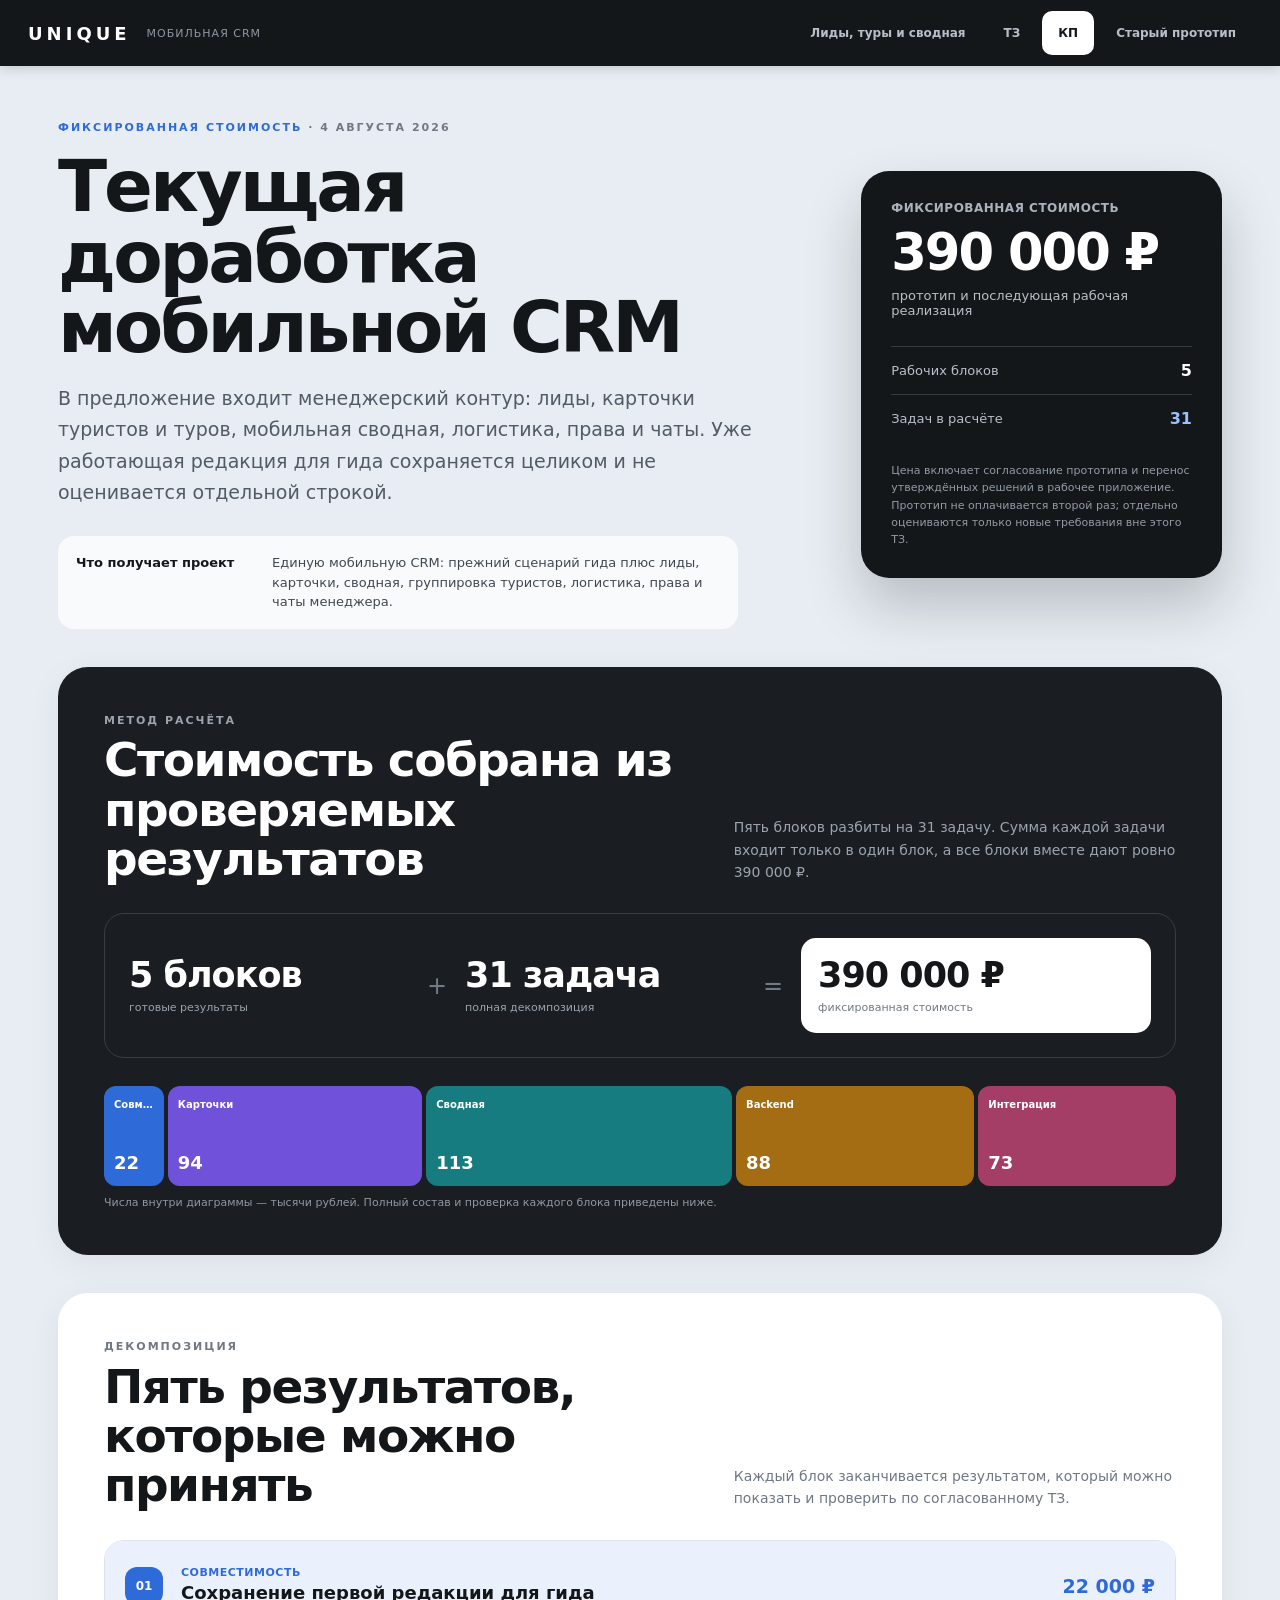
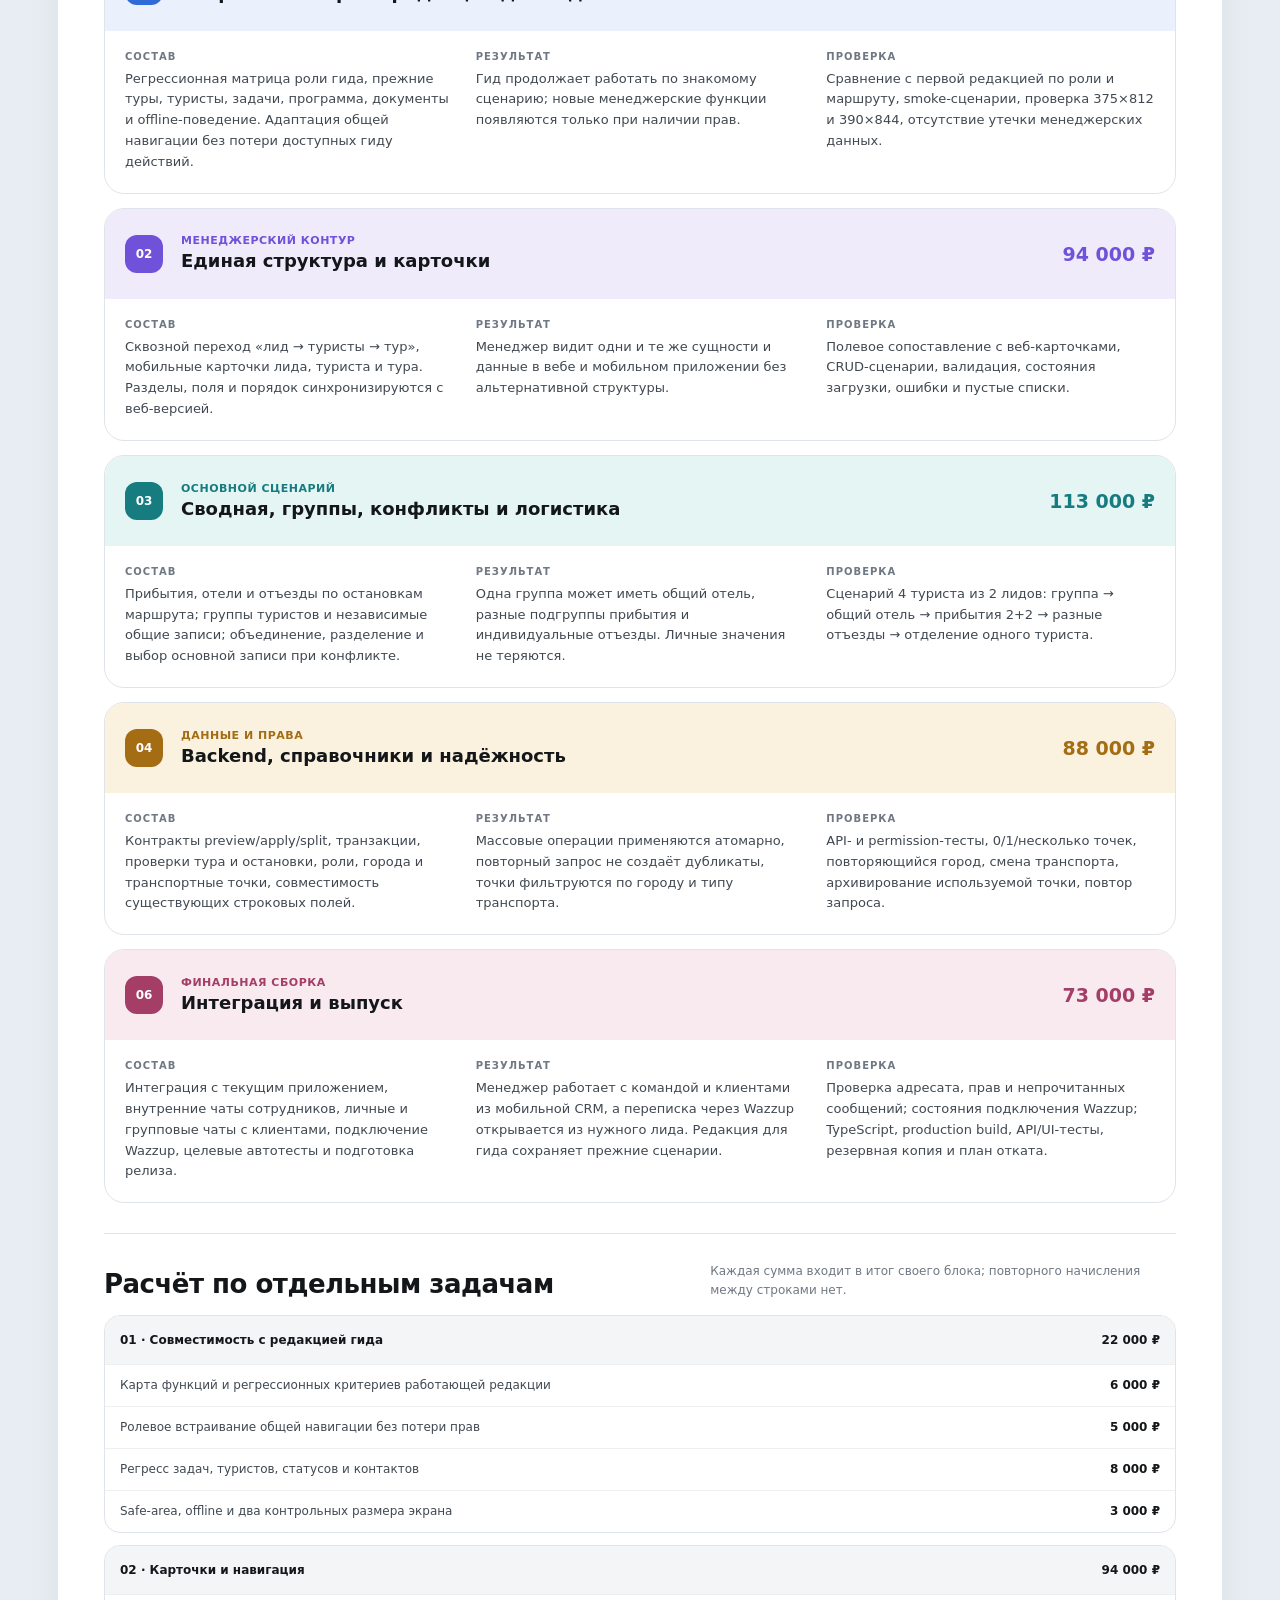
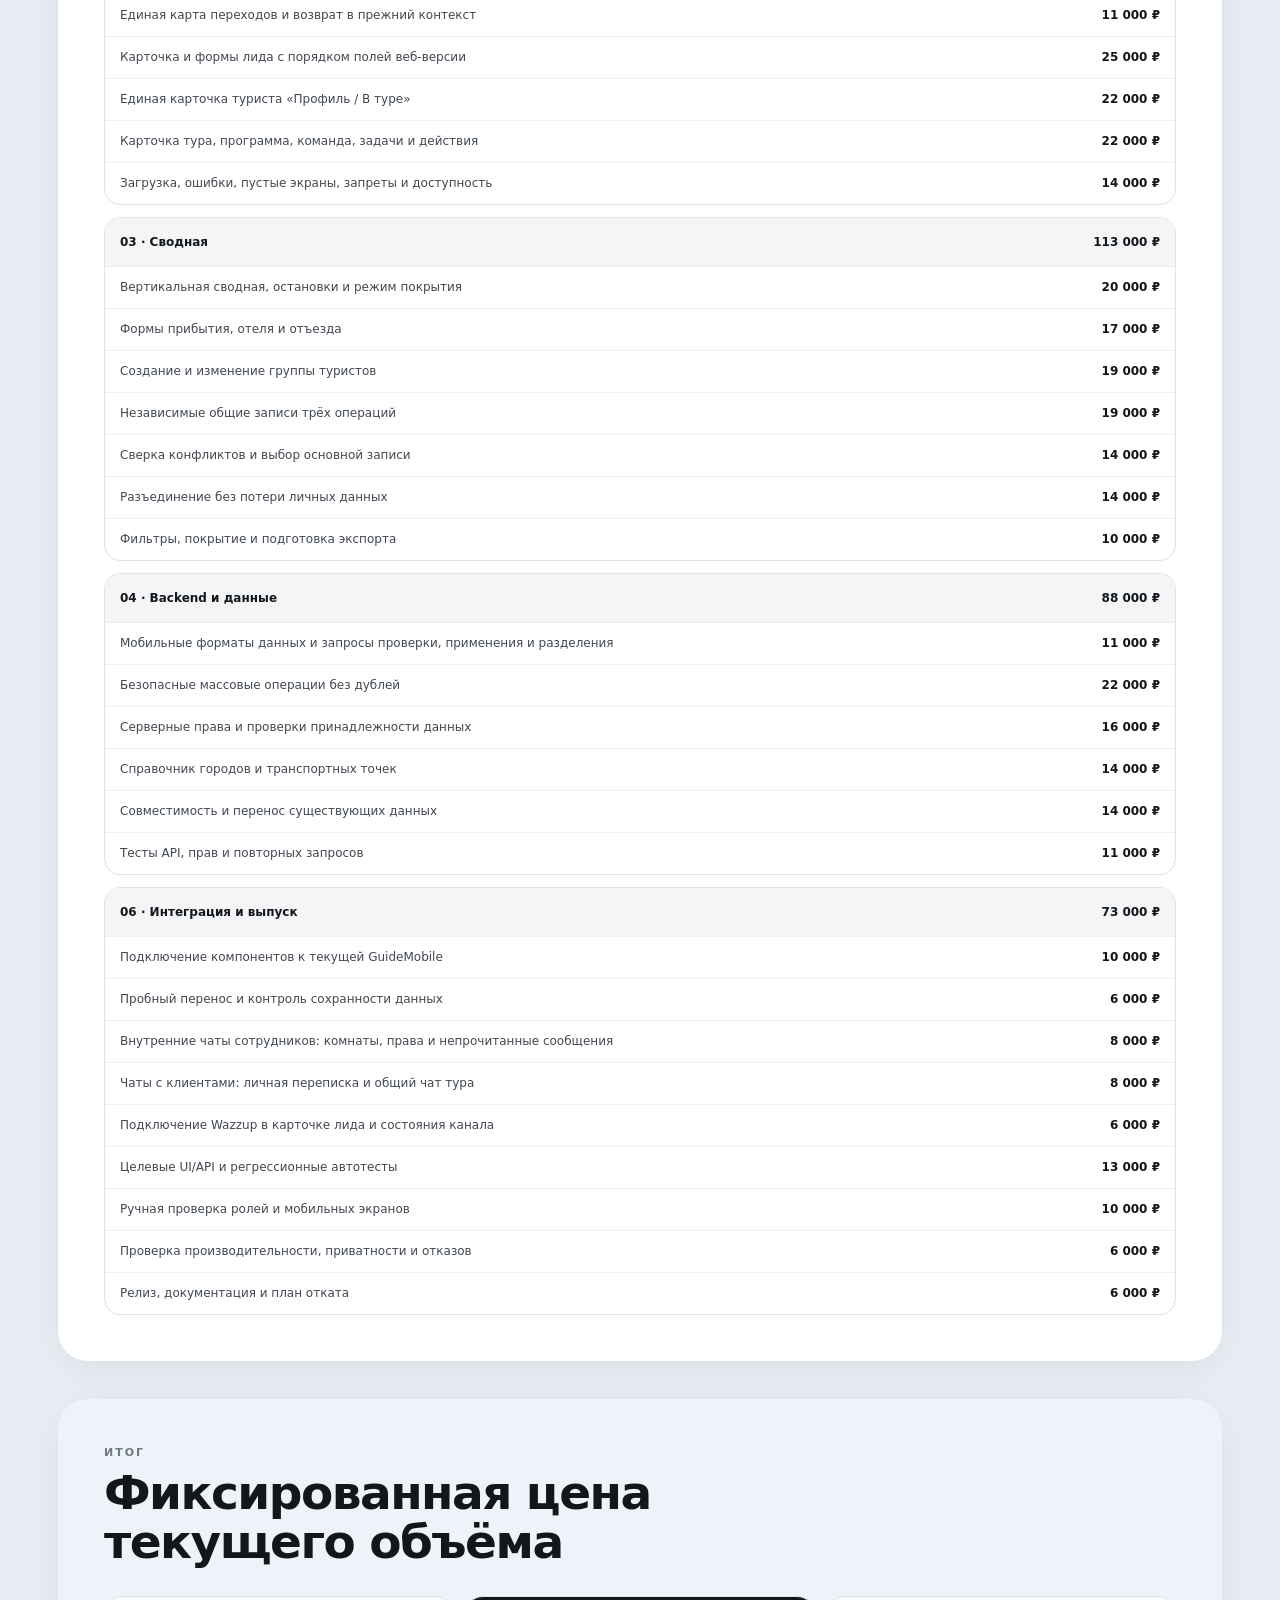
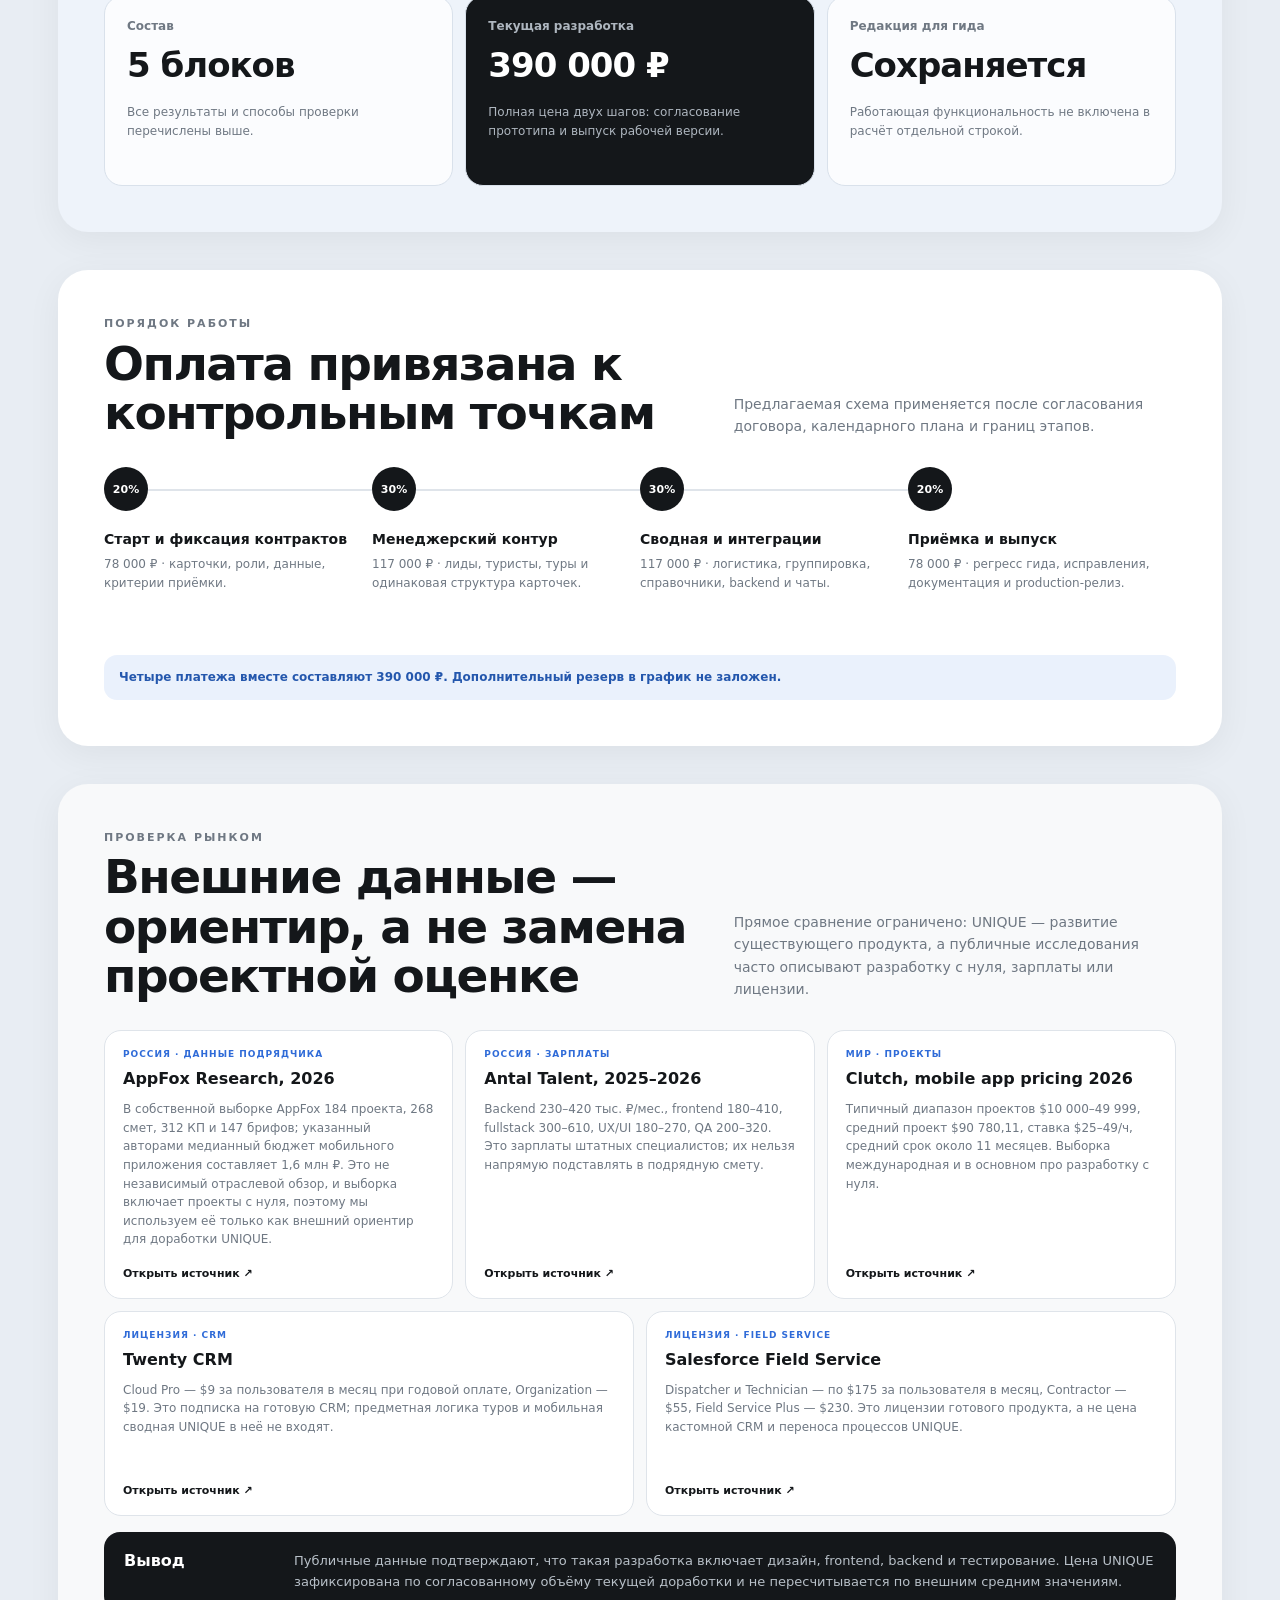
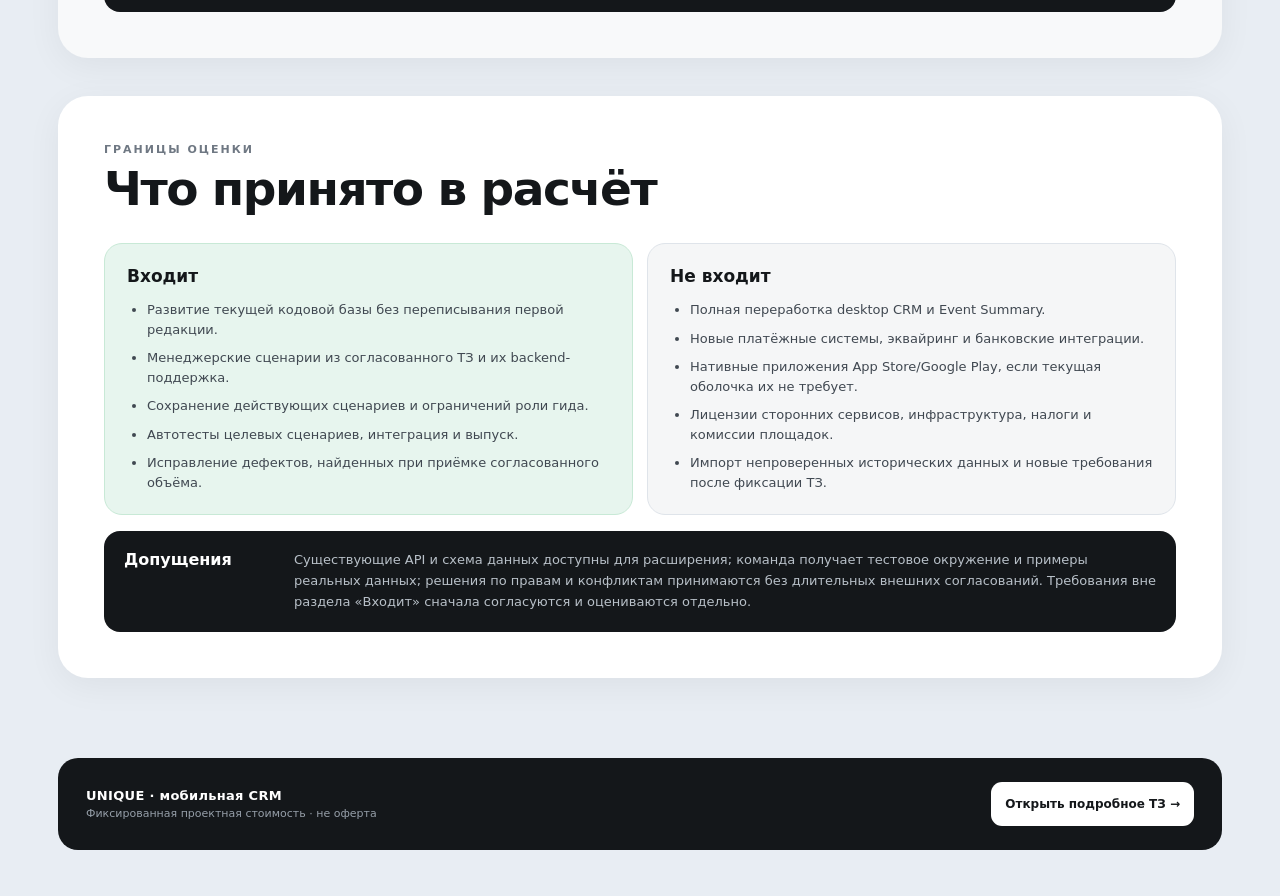
<file: commercial-proposal.html>
<!doctype html>
<html lang="ru">
<head>
  <meta charset="utf-8">
  <meta name="viewport" content="width=device-width, initial-scale=1, viewport-fit=cover">
  <meta name="theme-color" content="#f4f6f8">
  <meta name="description" content="Коммерческое предложение на текущую доработку мобильной CRM UNIQUE. Фиксированная стоимость: 390 000 рублей.">
  <title>UNIQUE · КП на развитие мобильной CRM</title>
  <link rel="stylesheet" href="commercial-proposal.css">
</head>
<body>
  <header class="site-header">
    <a class="brand" href="index.html" aria-label="Открыть прототип мобильной CRM">
      <strong>UNIQUE</strong>
      <span>МОБИЛЬНАЯ CRM</span>
    </a>
    <nav aria-label="Навигация прототипа">
      <a class="site-tab" href="tour-operations.html">Лиды, туры и сводная</a>
      <a class="site-tab" href="mobile-leads-tz.html">ТЗ</a>
      <a class="site-tab active" aria-current="page" href="commercial-proposal.html">КП</a>
      <a class="site-tab" href="./?legacy=1">Старый прототип</a>
    </nav>
  </header>

  <main>
    <section class="hero">
      <div class="hero-copy">
        <p class="eyebrow"><span>ФИКСИРОВАННАЯ СТОИМОСТЬ</span> · 4 АВГУСТА 2026</p>
        <h1>Текущая доработка мобильной CRM</h1>
        <p class="lead">В предложение входит менеджерский контур: лиды, карточки туристов и туров, мобильная сводная, логистика, права и чаты. Уже работающая редакция для гида сохраняется целиком и не оценивается отдельной строкой.</p>
        <div class="hero-note" role="note">
          <strong>Что получает проект</strong>
          <span>Единую мобильную CRM: прежний сценарий гида плюс лиды, карточки, сводная, группировка туристов, логистика, права и чаты менеджера.</span>
        </div>
      </div>

      <aside class="price-card" aria-label="Итоговая стоимость доработки">
        <span class="price-label">Фиксированная стоимость</span>
        <strong class="price">390&nbsp;000&nbsp;₽</strong>
        <span class="price-caption">прототип и последующая рабочая реализация</span>
        <dl>
          <div><dt>Рабочих блоков</dt><dd>5</dd></div>
          <div class="price-cap"><dt>Задач в расчёте</dt><dd>31</dd></div>
        </dl>
        <p>Цена включает согласование прототипа и перенос утверждённых решений в рабочее приложение. Прототип не оплачивается второй раз; отдельно оцениваются только новые требования вне этого ТЗ.</p>
      </aside>
    </section>

    <section class="section calculation" aria-labelledby="calculation-title">
      <div class="section-head">
        <div>
          <p class="kicker">МЕТОД РАСЧЁТА</p>
          <h2 id="calculation-title">Стоимость собрана из проверяемых результатов</h2>
        </div>
        <p>Пять блоков разбиты на 31 задачу. Сумма каждой задачи входит только в один блок, а все блоки вместе дают ровно 390&nbsp;000&nbsp;₽.</p>
      </div>

      <div class="formula" aria-label="Состав фиксированной стоимости">
        <span><b>5 блоков</b><small>готовые результаты</small></span>
        <i aria-hidden="true">+</i>
        <span><b>31 задача</b><small>полная декомпозиция</small></span>
        <i aria-hidden="true">=</i>
        <span class="formula-result"><b>390&nbsp;000&nbsp;₽</b><small>фиксированная стоимость</small></span>
      </div>

      <div class="stack" aria-label="Структура стоимости">
        <div class="stack-item guide" style="--share: 5.64%"><span>Совместимость</span><b>22</b></div>
        <div class="stack-item cards" style="--share: 24.10%"><span>Карточки</span><b>94</b></div>
        <div class="stack-item summary" style="--share: 28.97%"><span>Сводная</span><b>113</b></div>
        <div class="stack-item backend" style="--share: 22.56%"><span>Backend</span><b>88</b></div>
        <div class="stack-item qa" style="--share: 18.72%"><span>Интеграция</span><b>73</b></div>
      </div>
      <p class="legend">Числа внутри диаграммы — тысячи рублей. Полный состав и проверка каждого блока приведены ниже.</p>
    </section>

    <section class="section" aria-labelledby="scope-title">
      <div class="section-head">
        <div>
          <p class="kicker">ДЕКОМПОЗИЦИЯ</p>
          <h2 id="scope-title">Пять результатов, которые можно принять</h2>
        </div>
        <p>Каждый блок заканчивается результатом, который можно показать и проверить по согласованному ТЗ.</p>
      </div>

      <div class="work-list">
        <article class="work-card guide">
          <header><span class="work-no">01</span><div><p>Совместимость</p><h3>Сохранение первой редакции для гида</h3></div><strong>22&nbsp;000&nbsp;₽</strong></header>
          <div class="work-grid">
            <div><h4>Состав</h4><p>Регрессионная матрица роли гида, прежние туры, туристы, задачи, программа, документы и offline-поведение. Адаптация общей навигации без потери доступных гиду действий.</p></div>
            <div><h4>Результат</h4><p>Гид продолжает работать по знакомому сценарию; новые менеджерские функции появляются только при наличии прав.</p></div>
            <div><h4>Проверка</h4><p>Сравнение с первой редакцией по роли и маршруту, smoke-сценарии, проверка 375×812 и 390×844, отсутствие утечки менеджерских данных.</p></div>
          </div>
        </article>

        <article class="work-card cards">
          <header><span class="work-no">02</span><div><p>Менеджерский контур</p><h3>Единая структура и карточки</h3></div><strong>94&nbsp;000&nbsp;₽</strong></header>
          <div class="work-grid">
            <div><h4>Состав</h4><p>Сквозной переход «лид → туристы → тур», мобильные карточки лида, туриста и тура. Разделы, поля и порядок синхронизируются с веб-версией.</p></div>
            <div><h4>Результат</h4><p>Менеджер видит одни и те же сущности и данные в вебе и мобильном приложении без альтернативной структуры.</p></div>
            <div><h4>Проверка</h4><p>Полевое сопоставление с веб-карточками, CRUD-сценарии, валидация, состояния загрузки, ошибки и пустые списки.</p></div>
          </div>
        </article>

        <article class="work-card summary">
          <header><span class="work-no">03</span><div><p>Основной сценарий</p><h3>Сводная, группы, конфликты и логистика</h3></div><strong>113&nbsp;000&nbsp;₽</strong></header>
          <div class="work-grid">
            <div><h4>Состав</h4><p>Прибытия, отели и отъезды по остановкам маршрута; группы туристов и независимые общие записи; объединение, разделение и выбор основной записи при конфликте.</p></div>
            <div><h4>Результат</h4><p>Одна группа может иметь общий отель, разные подгруппы прибытия и индивидуальные отъезды. Личные значения не теряются.</p></div>
            <div><h4>Проверка</h4><p>Сценарий 4 туриста из 2 лидов: группа → общий отель → прибытия 2+2 → разные отъезды → отделение одного туриста.</p></div>
          </div>
        </article>

        <article class="work-card backend">
          <header><span class="work-no">04</span><div><p>Данные и права</p><h3>Backend, справочники и надёжность</h3></div><strong>88&nbsp;000&nbsp;₽</strong></header>
          <div class="work-grid">
            <div><h4>Состав</h4><p>Контракты preview/apply/split, транзакции, проверки тура и остановки, роли, города и транспортные точки, совместимость существующих строковых полей.</p></div>
            <div><h4>Результат</h4><p>Массовые операции применяются атомарно, повторный запрос не создаёт дубликаты, точки фильтруются по городу и типу транспорта.</p></div>
            <div><h4>Проверка</h4><p>API- и permission-тесты, 0/1/несколько точек, повторяющийся город, смена транспорта, архивирование используемой точки, повтор запроса.</p></div>
          </div>
        </article>

        <article class="work-card qa">
          <header><span class="work-no">06</span><div><p>Финальная сборка</p><h3>Интеграция и выпуск</h3></div><strong>73&nbsp;000&nbsp;₽</strong></header>
          <div class="work-grid">
            <div><h4>Состав</h4><p>Интеграция с текущим приложением, внутренние чаты сотрудников, личные и групповые чаты с клиентами, подключение Wazzup, целевые автотесты и подготовка релиза.</p></div>
            <div><h4>Результат</h4><p>Менеджер работает с командой и клиентами из мобильной CRM, а переписка через Wazzup открывается из нужного лида. Редакция для гида сохраняет прежние сценарии.</p></div>
            <div><h4>Проверка</h4><p>Проверка адресата, прав и непрочитанных сообщений; состояния подключения Wazzup; TypeScript, production build, API/UI-тесты, резервная копия и план отката.</p></div>
          </div>
        </article>
      </div>

      <div class="task-ledger" aria-labelledby="ledger-title">
        <div class="task-ledger-head"><h3 id="ledger-title">Расчёт по отдельным задачам</h3><p>Каждая сумма входит в итог своего блока; повторного начисления между строками нет.</p></div>
        <article><header><span>01 · Совместимость с редакцией гида</span><strong>22&nbsp;000&nbsp;₽</strong></header><ul>
          <li><span>Карта функций и регрессионных критериев работающей редакции</span><b>6&nbsp;000&nbsp;₽</b></li>
          <li><span>Ролевое встраивание общей навигации без потери прав</span><b>5&nbsp;000&nbsp;₽</b></li>
          <li><span>Регресс задач, туристов, статусов и контактов</span><b>8&nbsp;000&nbsp;₽</b></li>
          <li><span>Safe-area, offline и два контрольных размера экрана</span><b>3&nbsp;000&nbsp;₽</b></li>
        </ul></article>
        <article><header><span>02 · Карточки и навигация</span><strong>94&nbsp;000&nbsp;₽</strong></header><ul>
          <li><span>Единая карта переходов и возврат в прежний контекст</span><b>11&nbsp;000&nbsp;₽</b></li>
          <li><span>Карточка и формы лида с порядком полей веб-версии</span><b>25&nbsp;000&nbsp;₽</b></li>
          <li><span>Единая карточка туриста «Профиль / В туре»</span><b>22&nbsp;000&nbsp;₽</b></li>
          <li><span>Карточка тура, программа, команда, задачи и действия</span><b>22&nbsp;000&nbsp;₽</b></li>
          <li><span>Загрузка, ошибки, пустые экраны, запреты и доступность</span><b>14&nbsp;000&nbsp;₽</b></li>
        </ul></article>
        <article><header><span>03 · Сводная</span><strong>113&nbsp;000&nbsp;₽</strong></header><ul>
          <li><span>Вертикальная сводная, остановки и режим покрытия</span><b>20&nbsp;000&nbsp;₽</b></li>
          <li><span>Формы прибытия, отеля и отъезда</span><b>17&nbsp;000&nbsp;₽</b></li>
          <li><span>Создание и изменение группы туристов</span><b>19&nbsp;000&nbsp;₽</b></li>
          <li><span>Независимые общие записи трёх операций</span><b>19&nbsp;000&nbsp;₽</b></li>
          <li><span>Сверка конфликтов и выбор основной записи</span><b>14&nbsp;000&nbsp;₽</b></li>
          <li><span>Разъединение без потери личных данных</span><b>14&nbsp;000&nbsp;₽</b></li>
          <li><span>Фильтры, покрытие и подготовка экспорта</span><b>10&nbsp;000&nbsp;₽</b></li>
        </ul></article>
        <article><header><span>04 · Backend и данные</span><strong>88&nbsp;000&nbsp;₽</strong></header><ul>
          <li><span>Мобильные форматы данных и запросы проверки, применения и разделения</span><b>11&nbsp;000&nbsp;₽</b></li>
          <li><span>Безопасные массовые операции без дублей</span><b>22&nbsp;000&nbsp;₽</b></li>
          <li><span>Серверные права и проверки принадлежности данных</span><b>16&nbsp;000&nbsp;₽</b></li>
          <li><span>Справочник городов и транспортных точек</span><b>14&nbsp;000&nbsp;₽</b></li>
          <li><span>Совместимость и перенос существующих данных</span><b>14&nbsp;000&nbsp;₽</b></li>
          <li><span>Тесты API, прав и повторных запросов</span><b>11&nbsp;000&nbsp;₽</b></li>
        </ul></article>
        <article><header><span>06 · Интеграция и выпуск</span><strong>73&nbsp;000&nbsp;₽</strong></header><ul>
          <li><span>Подключение компонентов к текущей GuideMobile</span><b>10&nbsp;000&nbsp;₽</b></li>
          <li><span>Пробный перенос и контроль сохранности данных</span><b>6&nbsp;000&nbsp;₽</b></li>
          <li><span>Внутренние чаты сотрудников: комнаты, права и непрочитанные сообщения</span><b>8&nbsp;000&nbsp;₽</b></li>
          <li><span>Чаты с клиентами: личная переписка и общий чат тура</span><b>8&nbsp;000&nbsp;₽</b></li>
          <li><span>Подключение Wazzup в карточке лида и состояния канала</span><b>6&nbsp;000&nbsp;₽</b></li>
          <li><span>Целевые UI/API и регрессионные автотесты</span><b>13&nbsp;000&nbsp;₽</b></li>
          <li><span>Ручная проверка ролей и мобильных экранов</span><b>10&nbsp;000&nbsp;₽</b></li>
          <li><span>Проверка производительности, приватности и отказов</span><b>6&nbsp;000&nbsp;₽</b></li>
          <li><span>Релиз, документация и план отката</span><b>6&nbsp;000&nbsp;₽</b></li>
        </ul></article>
      </div>
    </section>

    <section class="section totals" aria-labelledby="totals-title">
      <div class="section-head">
        <div>
          <p class="kicker">ИТОГ</p>
          <h2 id="totals-title">Фиксированная цена текущего объёма</h2>
        </div>
      </div>
      <div class="total-grid">
        <article><span>Состав</span><strong>5 блоков</strong><p>Все результаты и способы проверки перечислены выше.</p></article>
        <article class="primary"><span>Текущая разработка</span><strong>390&nbsp;000&nbsp;₽</strong><p>Полная цена двух шагов: согласование прототипа и выпуск рабочей версии.</p></article>
        <article><span>Редакция для гида</span><strong>Сохраняется</strong><p>Работающая функциональность не включена в расчёт отдельной строкой.</p></article>
      </div>
    </section>

    <section class="section" aria-labelledby="payment-title">
      <div class="section-head">
        <div>
          <p class="kicker">ПОРЯДОК РАБОТЫ</p>
          <h2 id="payment-title">Оплата привязана к контрольным точкам</h2>
        </div>
        <p>Предлагаемая схема применяется после согласования договора, календарного плана и границ этапов.</p>
      </div>
      <ol class="timeline">
        <li><span>20%</span><div><strong>Старт и фиксация контрактов</strong><p>78&nbsp;000&nbsp;₽ · карточки, роли, данные, критерии приёмки.</p></div></li>
        <li><span>30%</span><div><strong>Менеджерский контур</strong><p>117&nbsp;000&nbsp;₽ · лиды, туристы, туры и одинаковая структура карточек.</p></div></li>
        <li><span>30%</span><div><strong>Сводная и интеграции</strong><p>117&nbsp;000&nbsp;₽ · логистика, группировка, справочники, backend и чаты.</p></div></li>
        <li><span>20%</span><div><strong>Приёмка и выпуск</strong><p>78&nbsp;000&nbsp;₽ · регресс гида, исправления, документация и production-релиз.</p></div></li>
      </ol>
      <p class="payment-note">Четыре платежа вместе составляют 390&nbsp;000&nbsp;₽. Дополнительный резерв в график не заложен.</p>
    </section>

    <section class="section market" aria-labelledby="market-title">
      <div class="section-head">
        <div>
          <p class="kicker">ПРОВЕРКА РЫНКОМ</p>
          <h2 id="market-title">Внешние данные — ориентир, а не замена проектной оценке</h2>
        </div>
        <p>Прямое сравнение ограничено: UNIQUE — развитие существующего продукта, а публичные исследования часто описывают разработку с нуля, зарплаты или лицензии.</p>
      </div>
      <div class="source-grid">
        <a class="source" href="https://appfox.ru/research/razrabotka-mob-prilozhenii/" target="_blank" rel="noopener noreferrer">
          <span>РОССИЯ · ДАННЫЕ ПОДРЯДЧИКА</span><strong>AppFox Research, 2026</strong><p>В собственной выборке AppFox 184 проекта, 268 смет, 312 КП и 147 брифов; указанный авторами медианный бюджет мобильного приложения составляет 1,6&nbsp;млн ₽. Это не независимый отраслевой обзор, и выборка включает проекты с нуля, поэтому мы используем её только как внешний ориентир для доработки UNIQUE.</p><em>Открыть источник ↗</em>
        </a>
        <a class="source" href="https://antaltalent.ru/wp-content/uploads/2025/10/RUS_Job_market_25-26.pdf" target="_blank" rel="noopener noreferrer">
          <span>РОССИЯ · ЗАРПЛАТЫ</span><strong>Antal Talent, 2025–2026</strong><p>Backend 230–420 тыс. ₽/мес., frontend 180–410, fullstack 300–610, UX/UI 180–270, QA 200–320. Это зарплаты штатных специалистов; их нельзя напрямую подставлять в подрядную смету.</p><em>Открыть источник ↗</em>
        </a>
        <a class="source" href="https://clutch.co/directory/mobile-application-developers/pricing" target="_blank" rel="noopener noreferrer">
          <span>МИР · ПРОЕКТЫ</span><strong>Clutch, mobile app pricing 2026</strong><p>Типичный диапазон проектов $10&nbsp;000–49&nbsp;999, средний проект $90&nbsp;780,11, ставка $25–49/ч, средний срок около 11 месяцев. Выборка международная и в основном про разработку с нуля.</p><em>Открыть источник ↗</em>
        </a>
        <a class="source" href="https://twenty.com/pricing" target="_blank" rel="noopener noreferrer">
          <span>ЛИЦЕНЗИЯ · CRM</span><strong>Twenty CRM</strong><p>Cloud Pro — $9 за пользователя в месяц при годовой оплате, Organization — $19. Это подписка на готовую CRM; предметная логика туров и мобильная сводная UNIQUE в неё не входят.</p><em>Открыть источник ↗</em>
        </a>
        <a class="source" href="https://www.salesforce.com/service/field-service-management/pricing/" target="_blank" rel="noopener noreferrer">
          <span>ЛИЦЕНЗИЯ · FIELD SERVICE</span><strong>Salesforce Field Service</strong><p>Dispatcher и Technician — по $175 за пользователя в месяц, Contractor — $55, Field Service Plus — $230. Это лицензии готового продукта, а не цена кастомной CRM и переноса процессов UNIQUE.</p><em>Открыть источник ↗</em>
        </a>
      </div>
      <div class="market-conclusion">
        <strong>Вывод</strong>
        <p>Публичные данные подтверждают, что такая разработка включает дизайн, frontend, backend и тестирование. Цена UNIQUE зафиксирована по согласованному объёму текущей доработки и не пересчитывается по внешним средним значениям.</p>
      </div>
    </section>

    <section class="section assumptions" aria-labelledby="assumptions-title">
      <div class="section-head">
        <div>
          <p class="kicker">ГРАНИЦЫ ОЦЕНКИ</p>
          <h2 id="assumptions-title">Что принято в расчёт</h2>
        </div>
      </div>
      <div class="boundary-grid">
        <article><h3>Входит</h3><ul>
          <li>Развитие текущей кодовой базы без переписывания первой редакции.</li>
          <li>Менеджерские сценарии из согласованного ТЗ и их backend-поддержка.</li>
          <li>Сохранение действующих сценариев и ограничений роли гида.</li>
          <li>Автотесты целевых сценариев, интеграция и выпуск.</li>
          <li>Исправление дефектов, найденных при приёмке согласованного объёма.</li>
        </ul></article>
        <article><h3>Не входит</h3><ul>
          <li>Полная переработка desktop CRM и Event Summary.</li>
          <li>Новые платёжные системы, эквайринг и банковские интеграции.</li>
          <li>Нативные приложения App Store/Google Play, если текущая оболочка их не требует.</li>
          <li>Лицензии сторонних сервисов, инфраструктура, налоги и комиссии площадок.</li>
          <li>Импорт непроверенных исторических данных и новые требования после фиксации ТЗ.</li>
        </ul></article>
      </div>
      <div class="assumption-note">
        <strong>Допущения</strong>
        <p>Существующие API и схема данных доступны для расширения; команда получает тестовое окружение и примеры реальных данных; решения по правам и конфликтам принимаются без длительных внешних согласований. Требования вне раздела «Входит» сначала согласуются и оцениваются отдельно.</p>
      </div>
    </section>
  </main>

  <footer>
    <div><strong>UNIQUE · мобильная CRM</strong><span>Фиксированная проектная стоимость · не оферта</span></div>
    <a href="mobile-leads-tz.html">Открыть подробное ТЗ →</a>
  </footer>
</body>
</html>
</file>
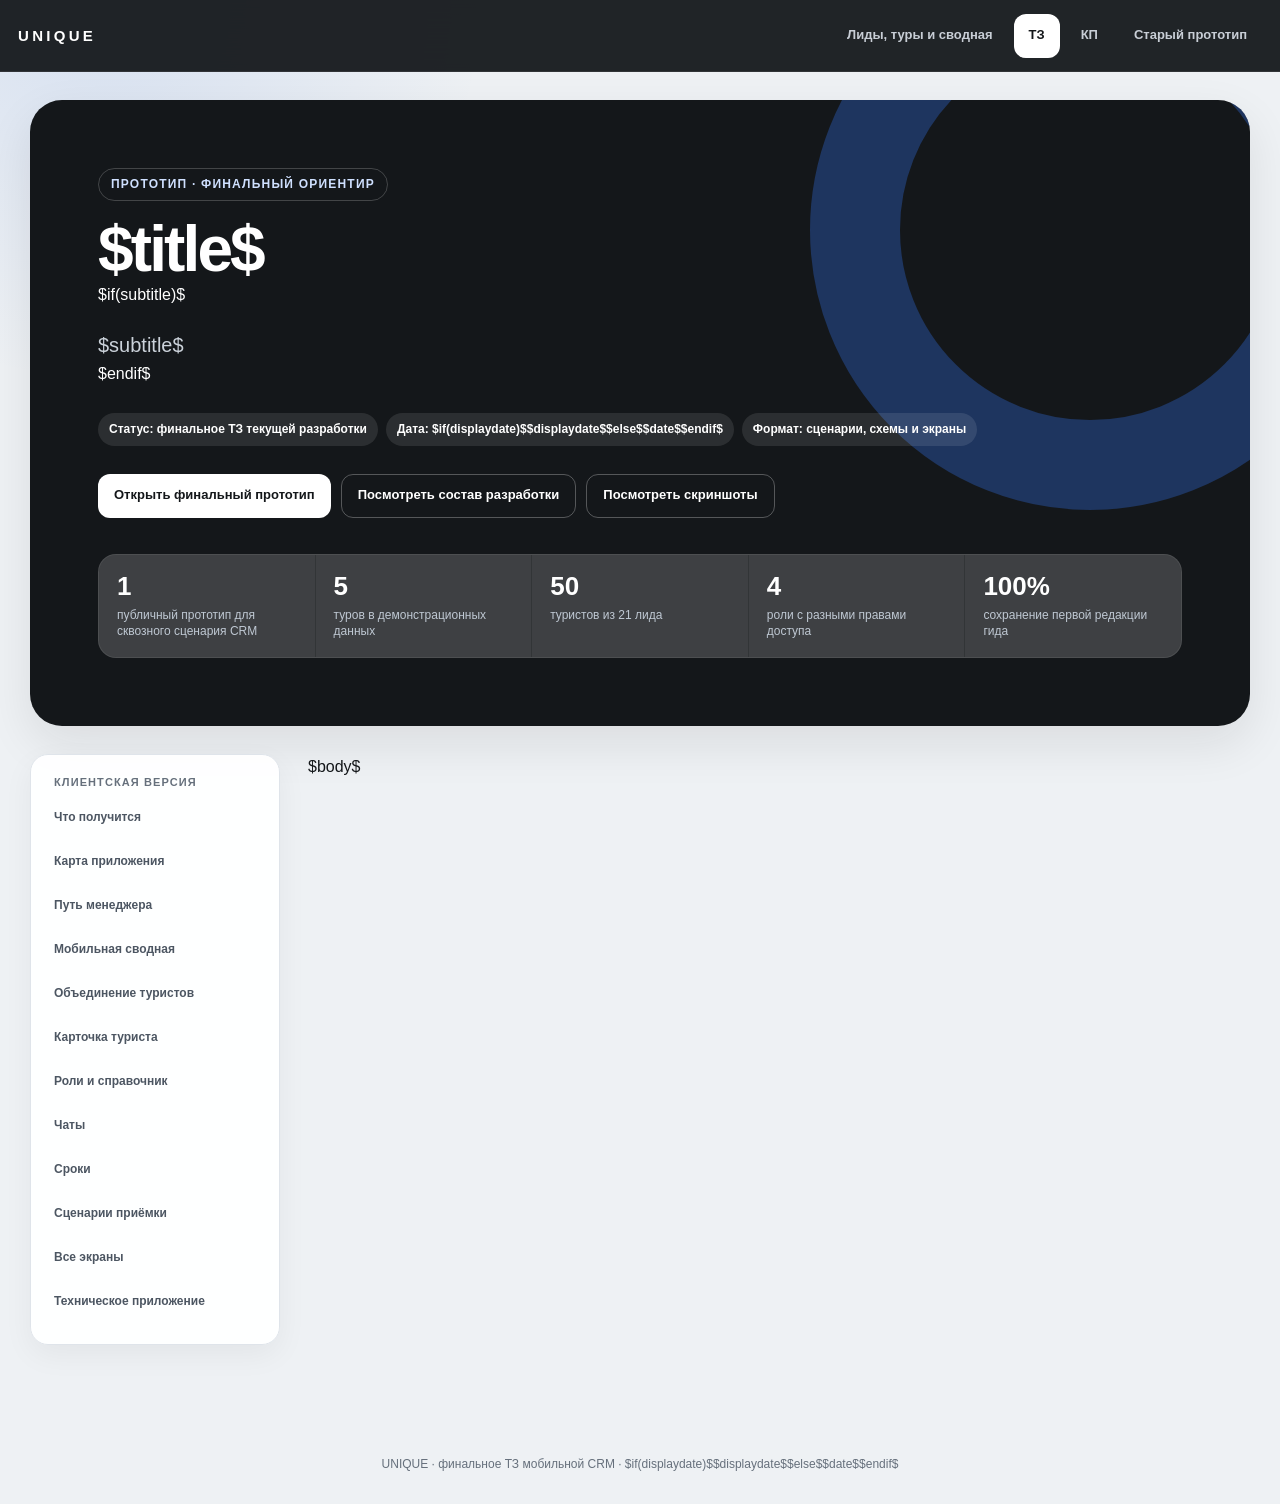
<file: mobile-leads-tz-template.html>
<!doctype html>
<html lang="$if(lang)$$lang$$else$ru$endif$">
<head>
  <meta charset="utf-8">
  <meta name="viewport" content="width=device-width, initial-scale=1, viewport-fit=cover">
  <meta name="spec-source" content="mobile-leads-tz.md">
  <meta name="spec-sha256" content="$spec-hash$">
  <meta name="theme-color" content="#14171a">
  <meta name="description" content="Финальное визуальное ТЗ единой мобильной CRM: менеджерские лиды, туры, туристы, сводная, чаты и сохранённая редакция гида.">
  <title>$if(pagetitle)$$pagetitle$$else$$title$$endif$</title>
  <link rel="stylesheet" href="mobile-leads-tz.css">
</head>
<body class="generated-spec">
  <a class="skip-link" href="#main-content">Перейти к содержанию</a>
  <header class="site-header">
    <a class="brand" href="index.html">UNIQUE</a>
    <nav aria-label="Навигация прототипа">
      <a href="tour-operations.html">Лиды, туры и сводная</a>
      <a class="active" aria-current="page" href="mobile-leads-tz.html">ТЗ</a>
      <a href="commercial-proposal.html">КП</a>
      <a href="./?legacy=1">Старый прототип</a>
    </nav>
  </header>

  <section class="hero spec-hero" aria-labelledby="spec-title">
    <p class="eyebrow">Прототип · финальный ориентир</p>
    <h1 id="spec-title">$title$</h1>
    $if(subtitle)$<p class="lead">$subtitle$</p>$endif$
    <div class="meta">
      <span>Статус: финальное ТЗ текущей разработки</span>
      <span>Дата: $if(displaydate)$$displaydate$$else$$date$$endif$</span>
      <span>Формат: сценарии, схемы и экраны</span>
    </div>
    <div class="hero-actions">
      <a class="hero-primary" href="tour-operations.html?tourId=china&amp;tourSection=overview&amp;role=manager">Открыть финальный прототип</a>
      <a class="hero-secondary" href="#final-product">Посмотреть состав разработки</a>
      <a class="hero-secondary" href="#final-screens">Посмотреть скриншоты</a>
    </div>
    <div class="hero-facts" aria-label="Состав текущей разработки">
      <div class="hero-fact"><strong>1</strong><span>публичный прототип для сквозного сценария CRM</span></div>
      <div class="hero-fact"><strong>5</strong><span>туров в демонстрационных данных</span></div>
      <div class="hero-fact"><strong>50</strong><span>туристов из 21 лида</span></div>
      <div class="hero-fact"><strong>4</strong><span>роли с разными правами доступа</span></div>
      <div class="hero-fact"><strong>100%</strong><span>сохранение первой редакции гида</span></div>
    </div>
  </section>

  <div class="spec-layout">
    <aside class="spec-toc" aria-label="Оглавление ТЗ">
      <strong>Клиентская версия</strong>
      <ul>
        <li><a href="#final-product">Что получится</a></li>
        <li><a href="#карта-единого-продукта">Карта приложения</a></li>
        <li><a href="#основной-путь-менеджера">Путь менеджера</a></li>
        <li><a href="#два-режима-сводной">Мобильная сводная</a></li>
        <li><a href="#как-работает-объединение-туристов">Объединение туристов</a></li>
        <li><a href="#единая-карточка-туриста">Карточка туриста</a></li>
        <li><a href="#роли-и-справочник">Роли и справочник</a></li>
        <li><a href="#chats">Чаты</a></li>
        <li><a href="#schedule">Сроки</a></li>
        <li><a href="#client-scenarios">Сценарии приёмки</a></li>
        <li><a href="#final-screens">Все экраны</a></li>
        <li><a href="#technical-appendix">Техническое приложение</a></li>
      </ul>
    </aside>
    <main id="main-content" class="spec-content">
      $body$
    </main>
  </div>

  <footer>UNIQUE · финальное ТЗ мобильной CRM · $if(displaydate)$$displaydate$$else$$date$$endif$</footer>
</body>
</html>
</file>
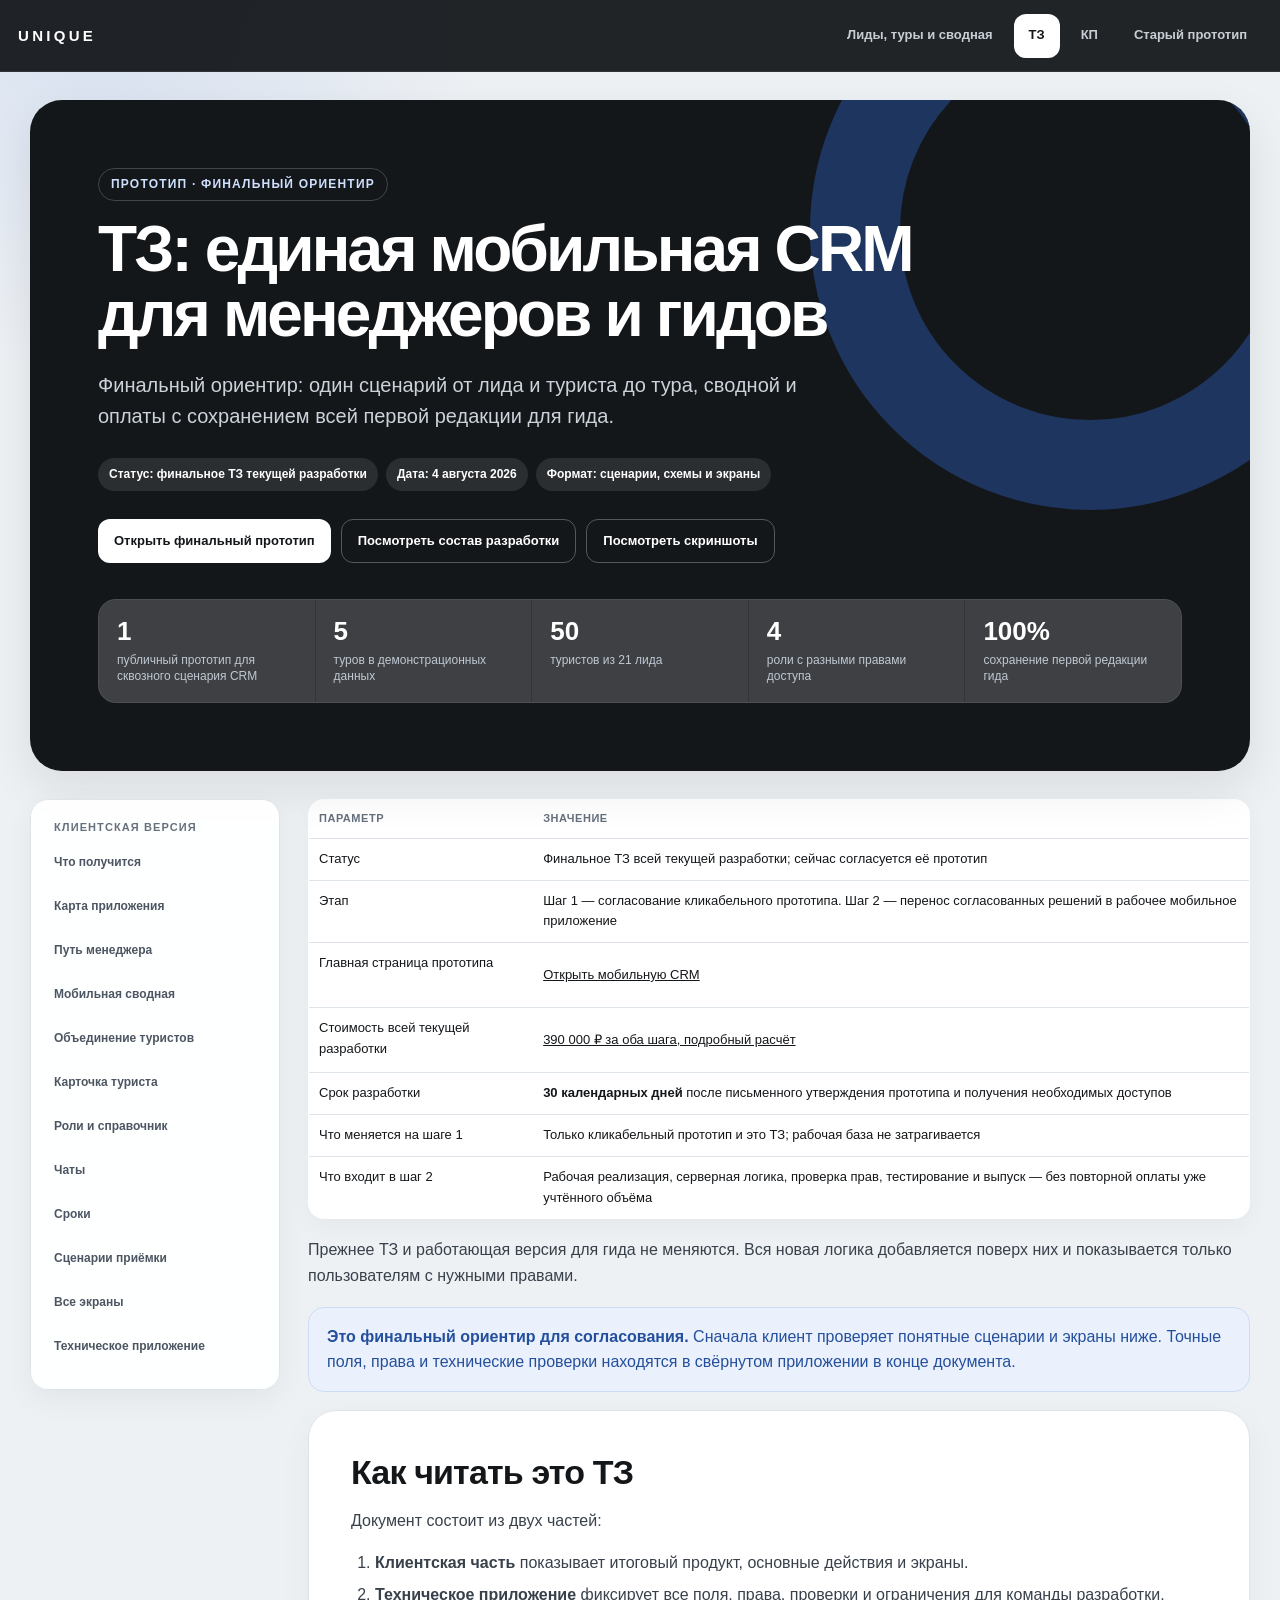
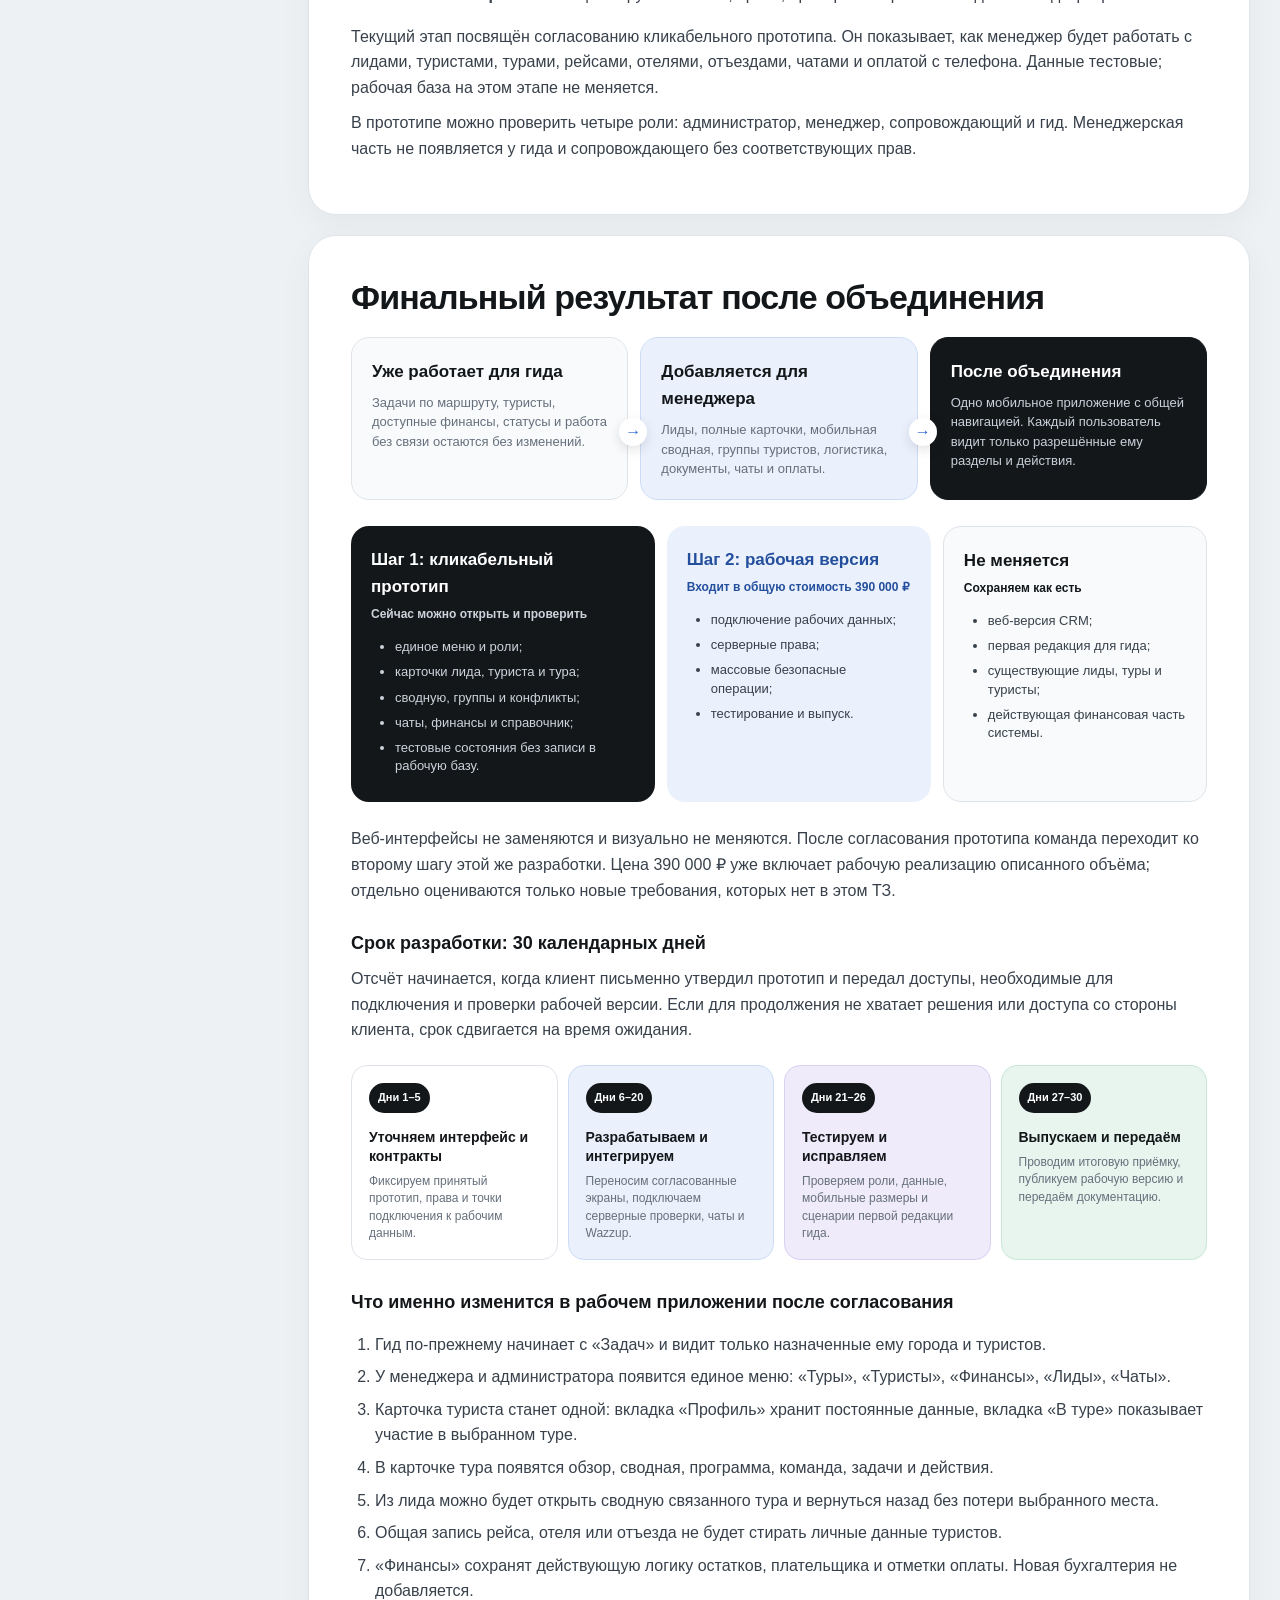
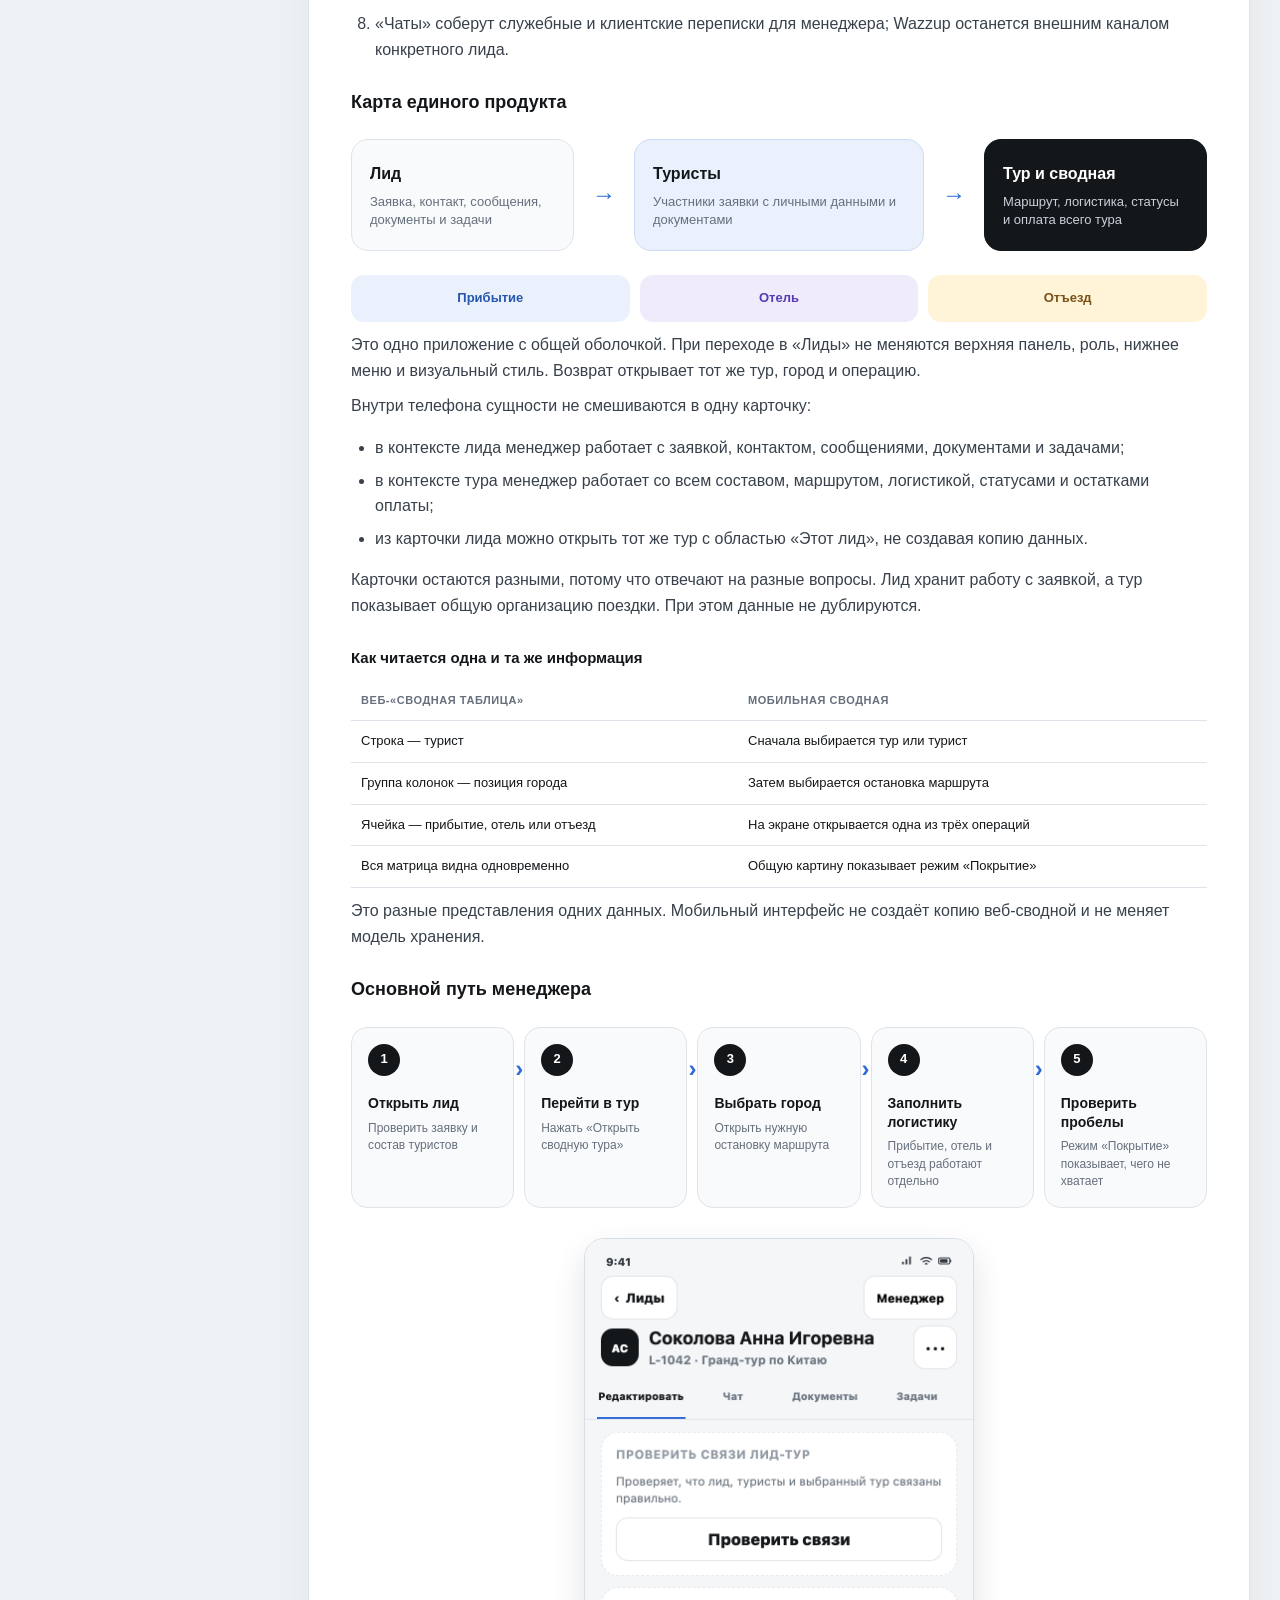
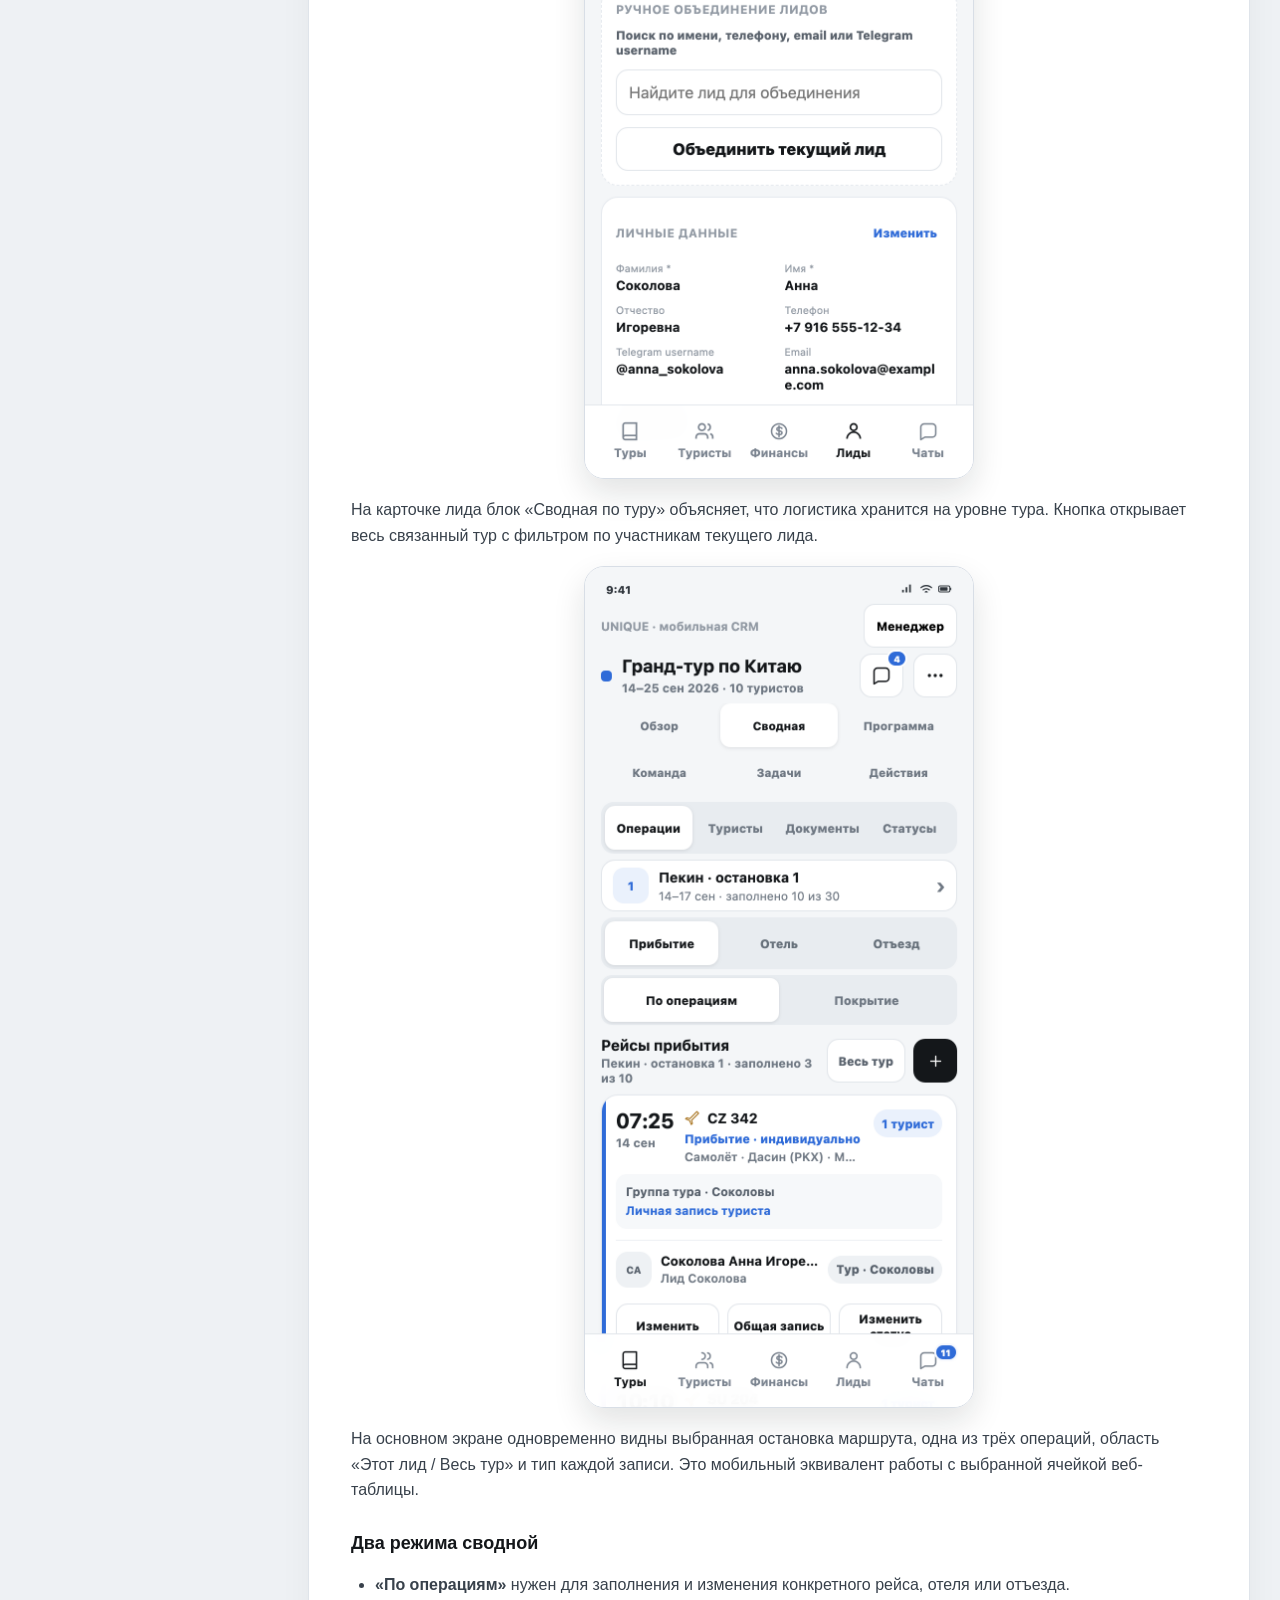
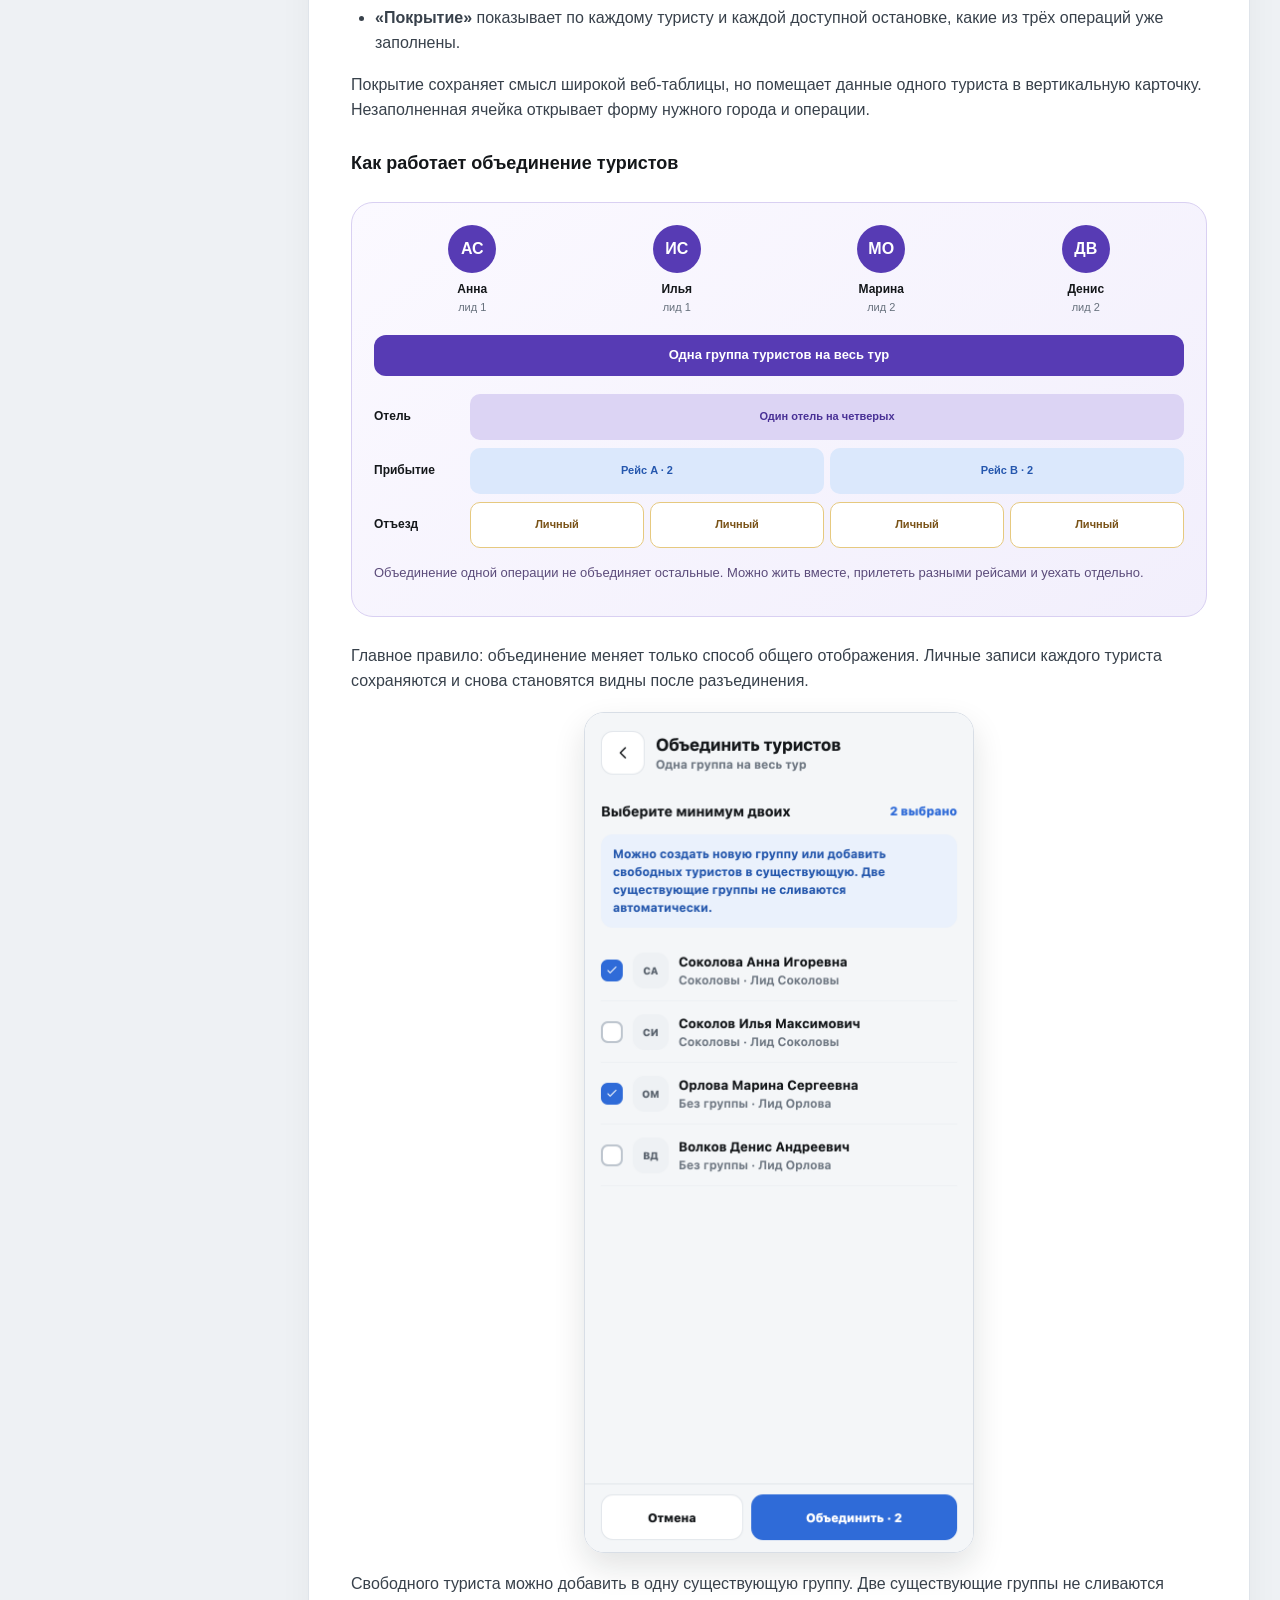
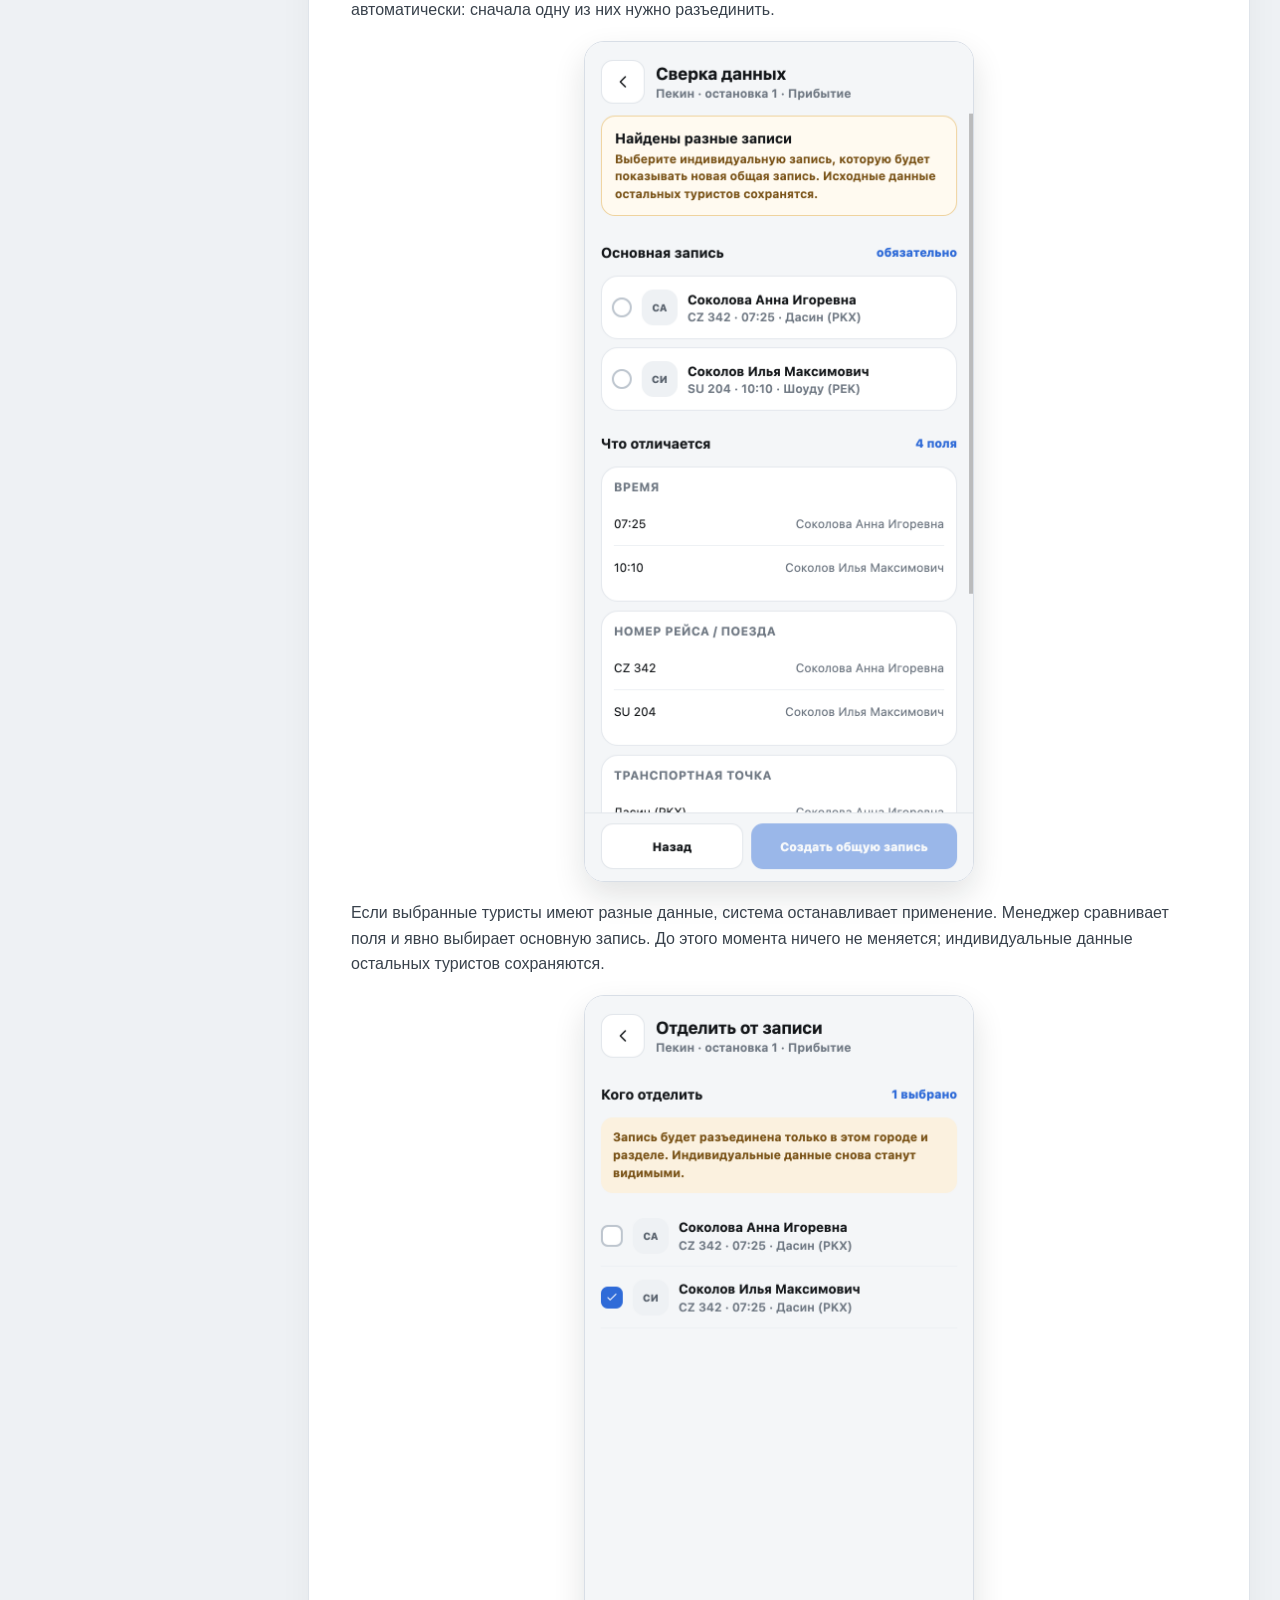
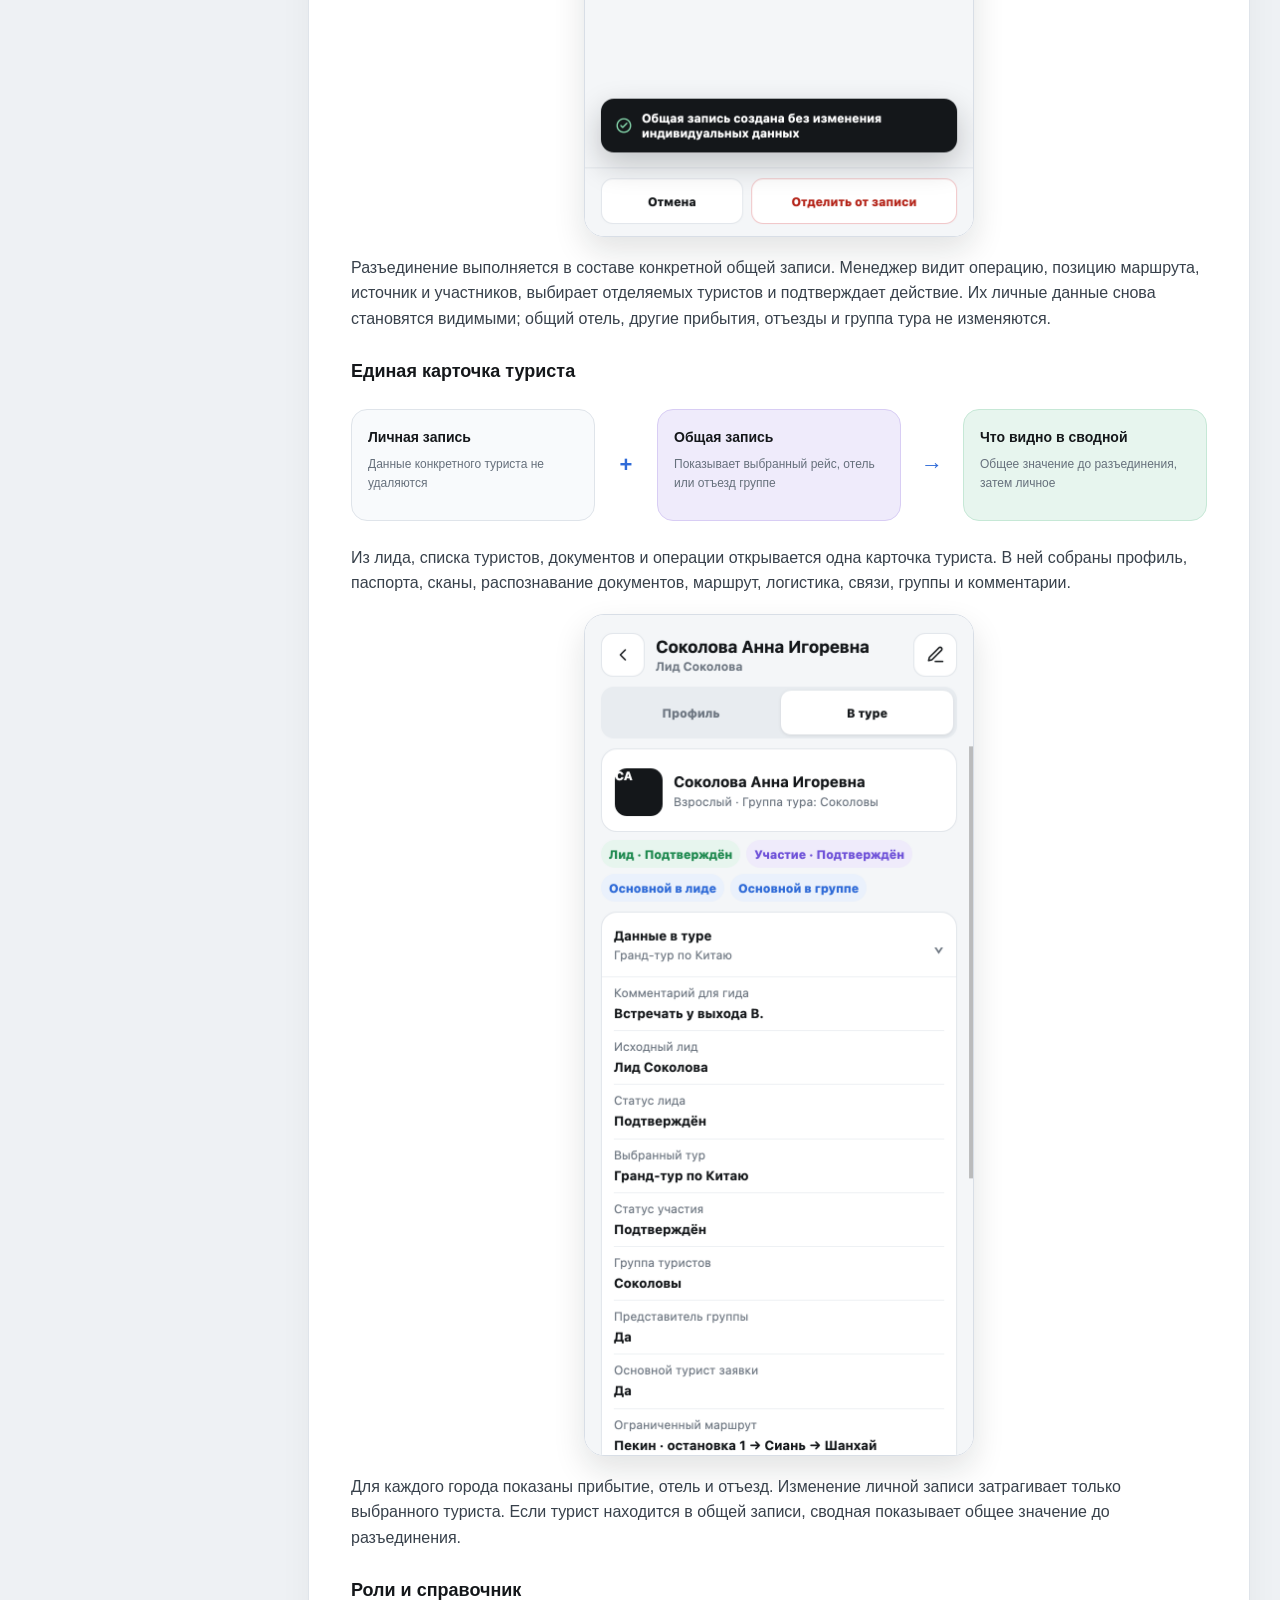
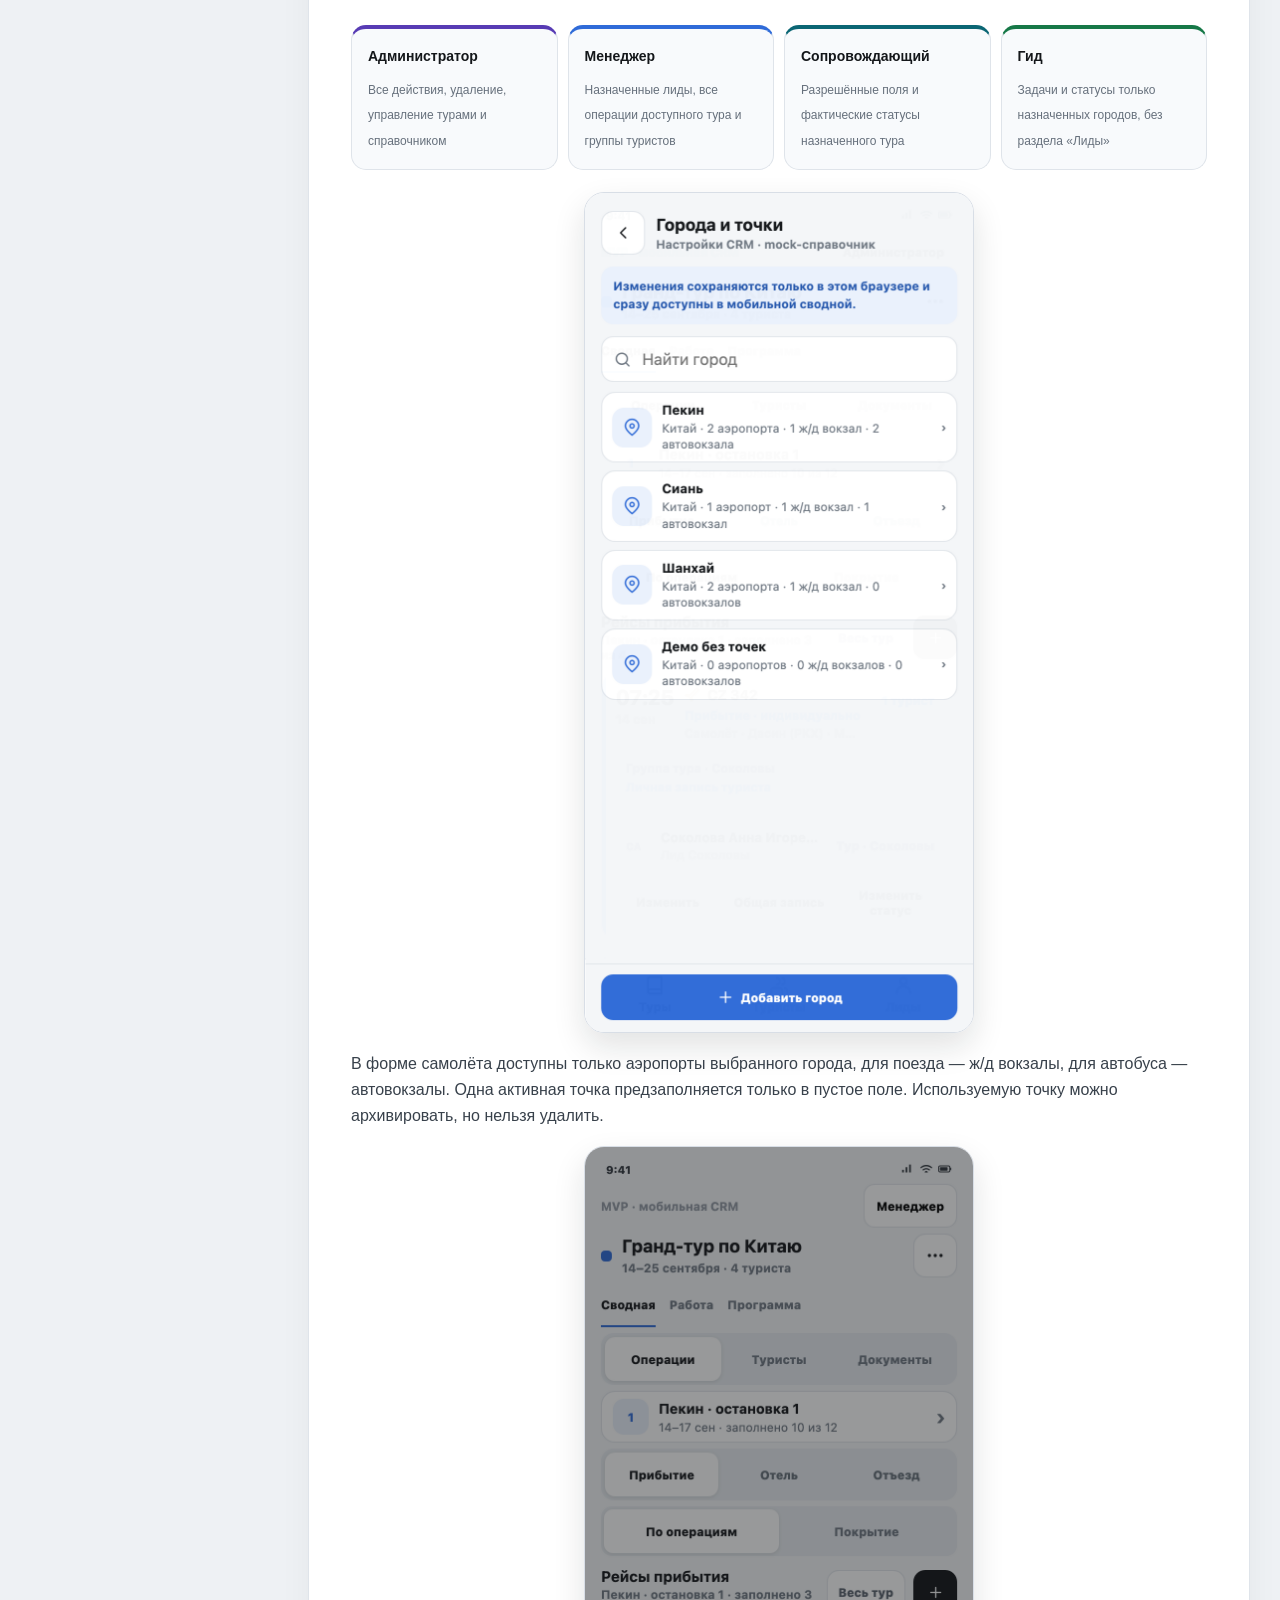
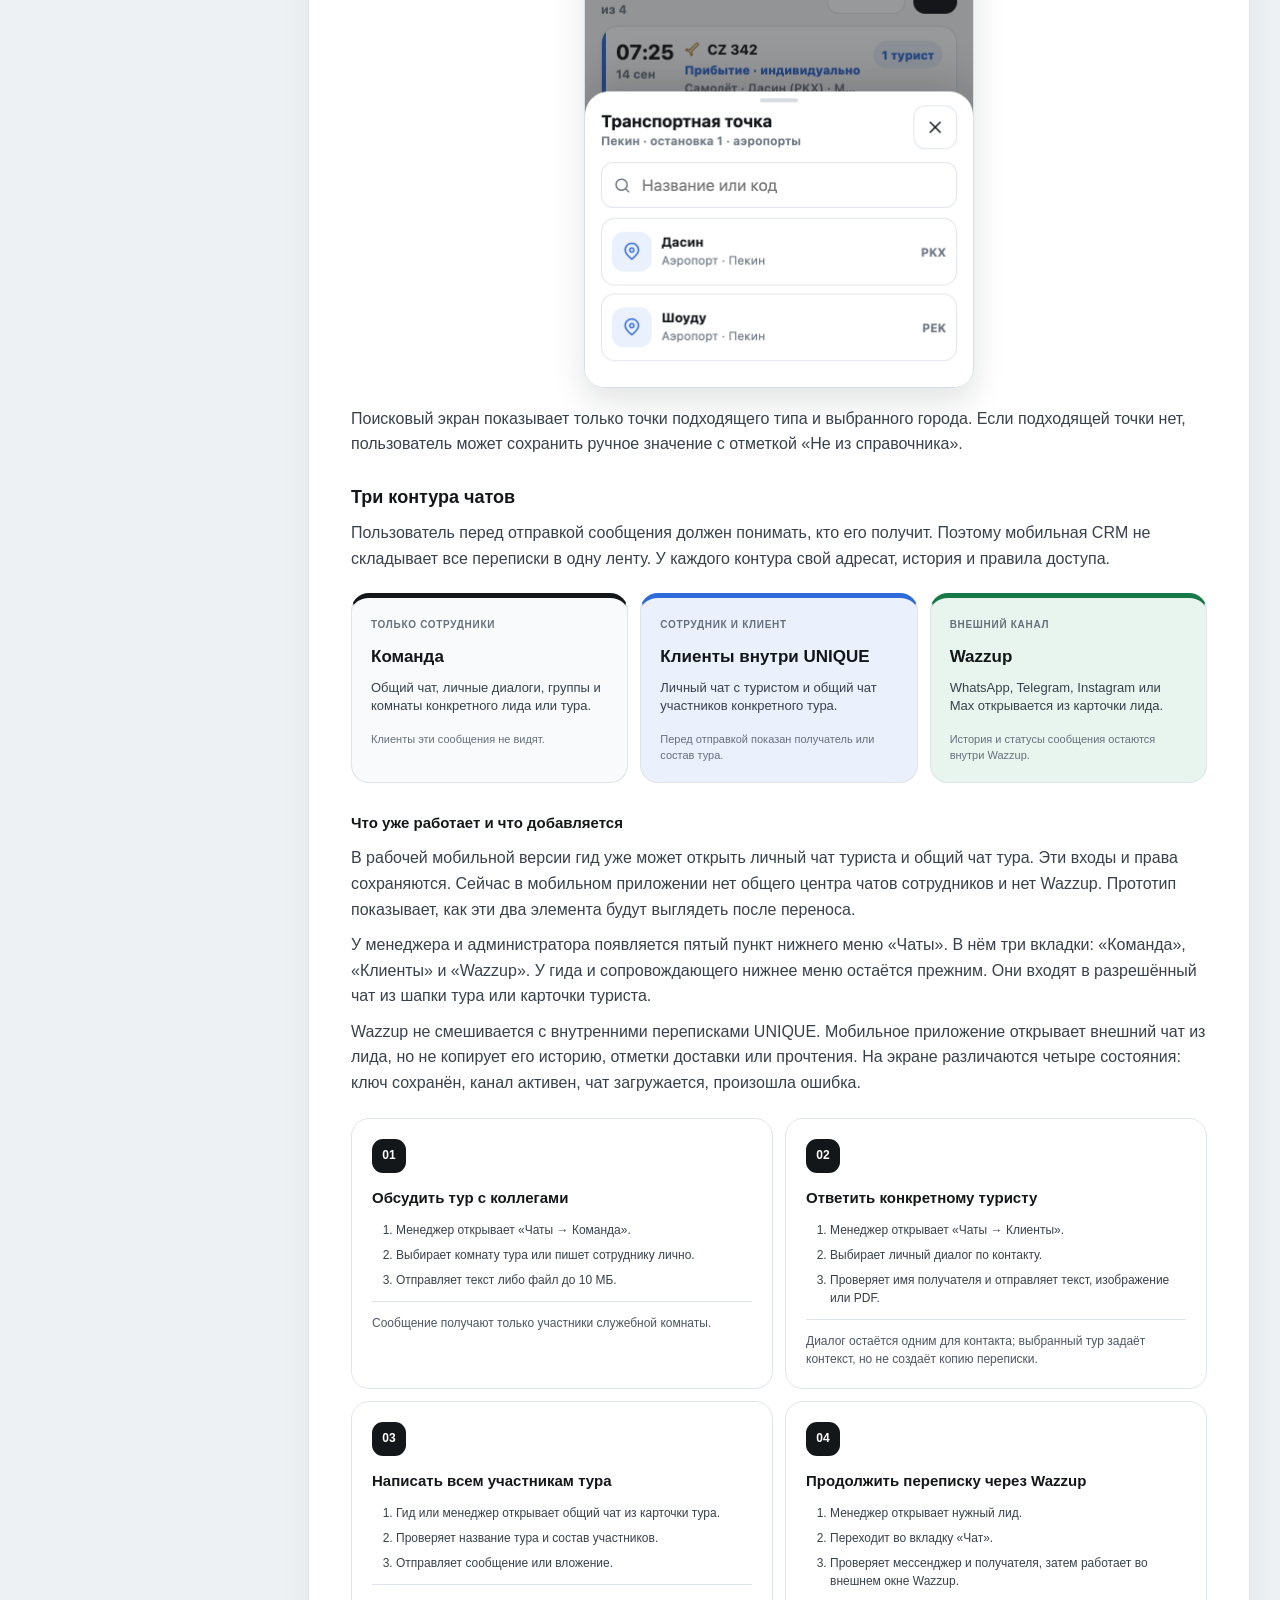
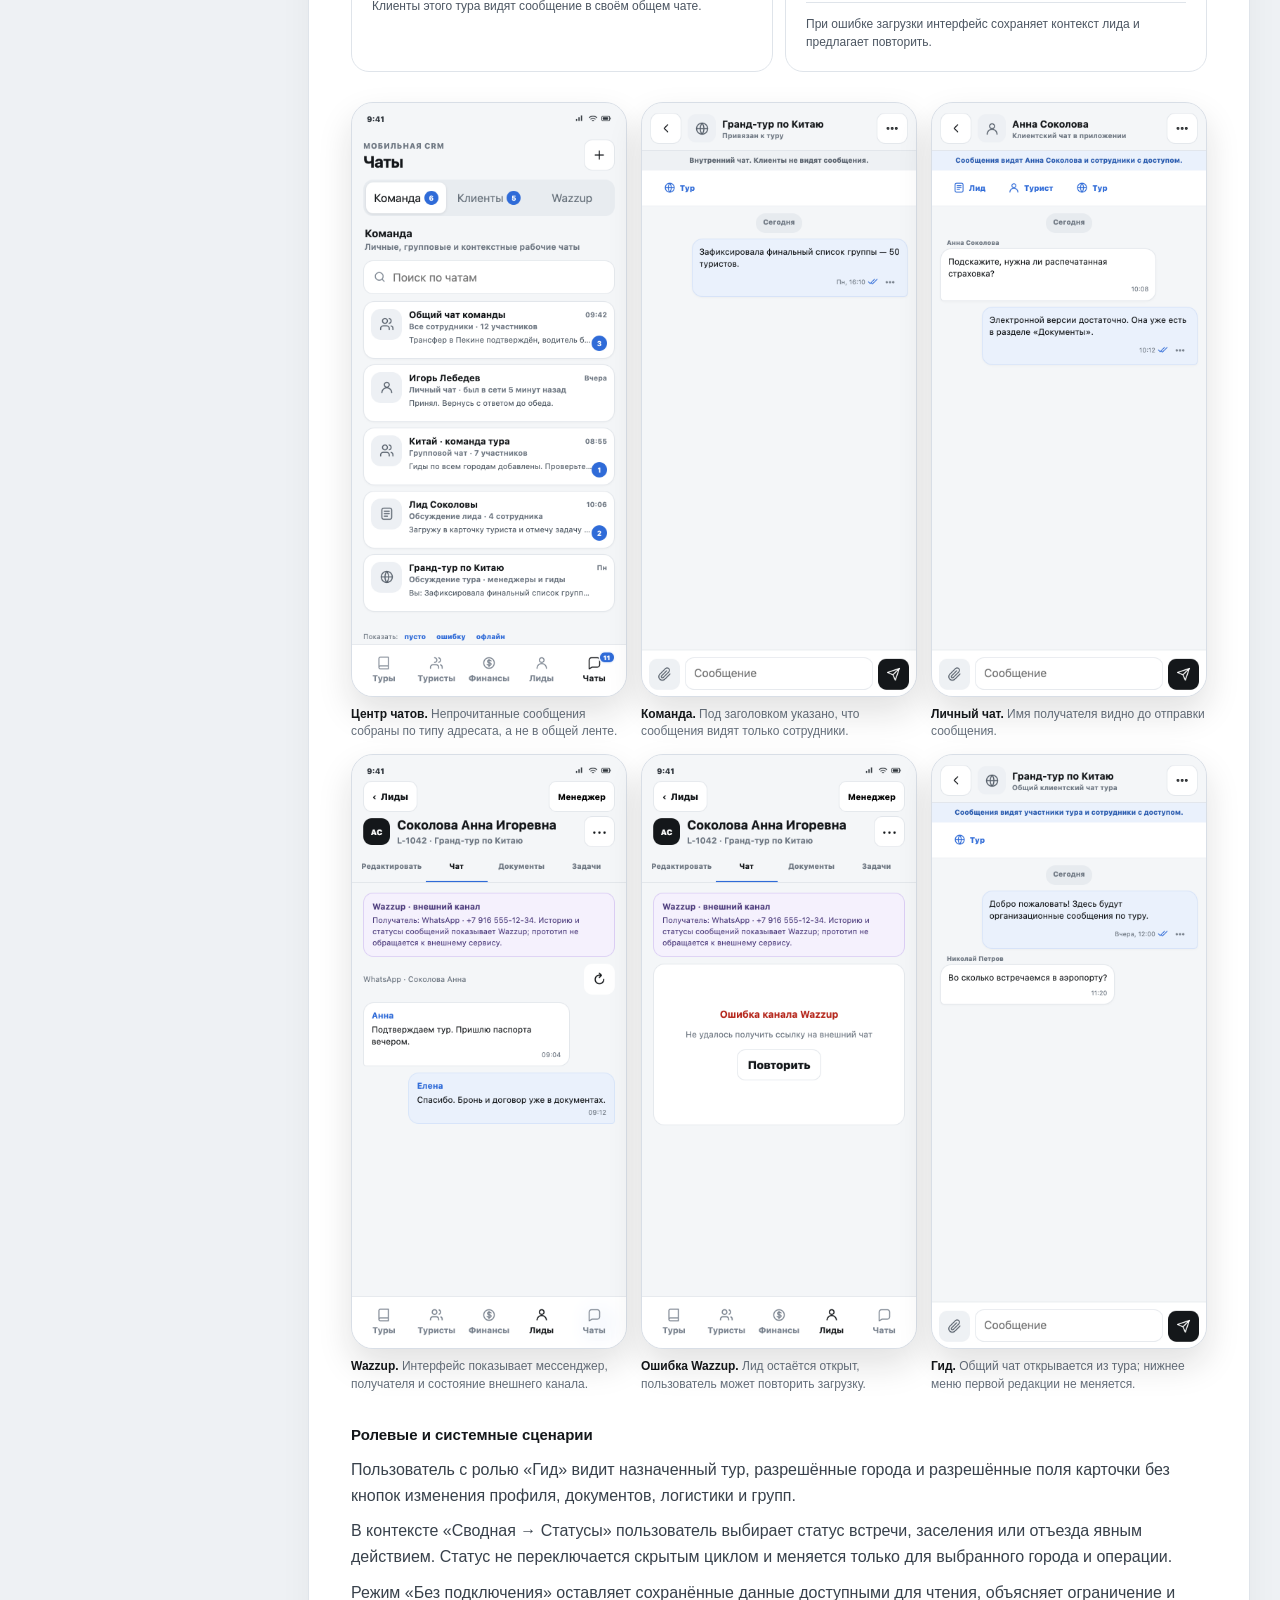
<file: mobile-leads-tz.html>
<!doctype html>
<html lang="ru">
<head>
  <meta charset="utf-8">
  <meta name="viewport" content="width=device-width, initial-scale=1, viewport-fit=cover">
  <meta name="spec-source" content="mobile-leads-tz.md">
  <meta name="spec-sha256" content="036df43ccf17a8f14b53e580990d850ea6f26d6dcd2b787b1ca10defa8fa48d3">
  <meta name="theme-color" content="#14171a">
  <meta name="description" content="Финальное визуальное ТЗ единой мобильной CRM: менеджерские лиды, туры, туристы, сводная, чаты и сохранённая редакция гида.">
  <title>ТЗ: единая мобильная CRM для менеджеров и гидов</title>
  <link rel="stylesheet" href="mobile-leads-tz.css">
</head>
<body class="generated-spec">
  <a class="skip-link" href="#main-content">Перейти к содержанию</a>
  <header class="site-header">
    <a class="brand" href="index.html">UNIQUE</a>
    <nav aria-label="Навигация прототипа">
      <a href="tour-operations.html">Лиды, туры и сводная</a>
      <a class="active" aria-current="page" href="mobile-leads-tz.html">ТЗ</a>
      <a href="commercial-proposal.html">КП</a>
      <a href="./?legacy=1">Старый прототип</a>
    </nav>
  </header>

  <section class="hero spec-hero" aria-labelledby="spec-title">
    <p class="eyebrow">Прототип · финальный ориентир</p>
    <h1 id="spec-title">ТЗ: единая мобильная CRM для менеджеров и
гидов</h1>
    <p class="lead">Финальный ориентир: один сценарий от лида и туриста
до тура, сводной и оплаты с сохранением всей первой редакции для
гида.</p>
    <div class="meta">
      <span>Статус: финальное ТЗ текущей разработки</span>
      <span>Дата: 4 августа 2026</span>
      <span>Формат: сценарии, схемы и экраны</span>
    </div>
    <div class="hero-actions">
      <a class="hero-primary" href="tour-operations.html?tourId=china&amp;tourSection=overview&amp;role=manager">Открыть финальный прототип</a>
      <a class="hero-secondary" href="#final-product">Посмотреть состав разработки</a>
      <a class="hero-secondary" href="#final-screens">Посмотреть скриншоты</a>
    </div>
    <div class="hero-facts" aria-label="Состав текущей разработки">
      <div class="hero-fact"><strong>1</strong><span>публичный прототип для сквозного сценария CRM</span></div>
      <div class="hero-fact"><strong>5</strong><span>туров в демонстрационных данных</span></div>
      <div class="hero-fact"><strong>50</strong><span>туристов из 21 лида</span></div>
      <div class="hero-fact"><strong>4</strong><span>роли с разными правами доступа</span></div>
      <div class="hero-fact"><strong>100%</strong><span>сохранение первой редакции гида</span></div>
    </div>
  </section>

  <div class="spec-layout">
    <aside class="spec-toc" aria-label="Оглавление ТЗ">
      <strong>Клиентская версия</strong>
      <ul>
        <li><a href="#final-product">Что получится</a></li>
        <li><a href="#карта-единого-продукта">Карта приложения</a></li>
        <li><a href="#основной-путь-менеджера">Путь менеджера</a></li>
        <li><a href="#два-режима-сводной">Мобильная сводная</a></li>
        <li><a href="#как-работает-объединение-туристов">Объединение туристов</a></li>
        <li><a href="#единая-карточка-туриста">Карточка туриста</a></li>
        <li><a href="#роли-и-справочник">Роли и справочник</a></li>
        <li><a href="#chats">Чаты</a></li>
        <li><a href="#schedule">Сроки</a></li>
        <li><a href="#client-scenarios">Сценарии приёмки</a></li>
        <li><a href="#final-screens">Все экраны</a></li>
        <li><a href="#technical-appendix">Техническое приложение</a></li>
      </ul>
    </aside>
    <main id="main-content" class="spec-content">
      <table>
      <thead>
      <tr>
      <th>Параметр</th>
      <th>Значение</th>
      </tr>
      </thead>
      <tbody>
      <tr>
      <td>Статус</td>
      <td>Финальное ТЗ всей текущей разработки; сейчас согласуется её
      прототип</td>
      </tr>
      <tr>
      <td>Этап</td>
      <td>Шаг 1 — согласование кликабельного прототипа. Шаг 2 — перенос
      согласованных решений в рабочее мобильное приложение</td>
      </tr>
      <tr>
      <td>Главная страница прототипа</td>
      <td><a href="tour-operations.html">Открыть мобильную CRM</a></td>
      </tr>
      <tr>
      <td>Стоимость всей текущей разработки</td>
      <td><a href="commercial-proposal.html">390 000 ₽ за оба шага,
      подробный расчёт</a></td>
      </tr>
      <tr>
      <td>Срок разработки</td>
      <td><strong>30 календарных дней</strong> после письменного
      утверждения прототипа и получения необходимых доступов</td>
      </tr>
      <tr>
      <td>Что меняется на шаге 1</td>
      <td>Только кликабельный прототип и это ТЗ; рабочая база не
      затрагивается</td>
      </tr>
      <tr>
      <td>Что входит в шаг 2</td>
      <td>Рабочая реализация, серверная логика, проверка прав,
      тестирование и выпуск — без повторной оплаты уже учтённого
      объёма</td>
      </tr>
      </tbody>
      </table>
      <p>Прежнее ТЗ и работающая версия для гида не меняются. Вся новая
      логика добавляется поверх них и показывается только пользователям
      с нужными правами.</p>
      <div class="prototype-note"><p><strong>Это финальный ориентир для согласования.</strong> Сначала клиент проверяет понятные сценарии и экраны ниже. Точные поля, права и технические проверки находятся в свёрнутом приложении в конце документа.</p></div>

      <section id="как-читать-это-тз" class="level2">
      <h2>Как читать это ТЗ</h2>
      <p>Документ состоит из двух частей:</p>
      <ol type="1">
      <li><strong>Клиентская часть</strong> показывает итоговый продукт,
      основные действия и экраны.</li>
      <li><strong>Техническое приложение</strong> фиксирует все поля,
      права, проверки и ограничения для команды разработки.</li>
      </ol>
      <p>Текущий этап посвящён согласованию кликабельного прототипа. Он
      показывает, как менеджер будет работать с лидами, туристами,
      турами, рейсами, отелями, отъездами, чатами и оплатой с телефона.
      Данные тестовые; рабочая база на этом этапе не меняется.</p>
      <p>В прототипе можно проверить четыре роли: администратор,
      менеджер, сопровождающий и гид. Менеджерская часть не появляется у
      гида и сопровождающего без соответствующих прав.</p>
      <p><span id="final-product"></span></p>
      </section>
      <section id="финальный-результат-после-объединения"
      class="level2">
      <h2>Финальный результат после объединения</h2>
      <div class="final-map" role="img" aria-label="Рабочая мобильная основа и web-контракт складываются в одну финальную мобильную CRM">
        <article><strong>Уже работает для гида</strong><span>Задачи по маршруту, туристы, доступные финансы, статусы и работа без связи остаются без изменений.</span></article>
        <article><strong>Добавляется для менеджера</strong><span>Лиды, полные карточки, мобильная сводная, группы туристов, логистика, документы, чаты и оплаты.</span></article>
        <article><strong>После объединения</strong><span>Одно мобильное приложение с общей навигацией. Каждый пользователь видит только разрешённые ему разделы и действия.</span></article>
      </div>

      <div class="scope-bands" aria-label="Что входит в текущий и следующий этапы">
        <article class="scope-band prototype"><strong>Шаг 1: кликабельный прототип</strong><span>Сейчас можно открыть и проверить</span><ul><li>единое меню и роли;</li><li>карточки лида, туриста и тура;</li><li>сводную, группы и конфликты;</li><li>чаты, финансы и справочник;</li><li>тестовые состояния без записи в рабочую базу.</li></ul></article>
        <article class="scope-band next"><strong>Шаг 2: рабочая версия</strong><span>Входит в общую стоимость 390 000 ₽</span><ul><li>подключение рабочих данных;</li><li>серверные права;</li><li>массовые безопасные операции;</li><li>тестирование и выпуск.</li></ul></article>
        <article class="scope-band backlog"><strong>Не меняется</strong><span>Сохраняем как есть</span><ul><li>веб-версия CRM;</li><li>первая редакция для гида;</li><li>существующие лиды, туры и туристы;</li><li>действующая финансовая часть системы.</li></ul></article>
      </div>

      <p>Веб-интерфейсы не заменяются и визуально не меняются. После
      согласования прототипа команда переходит ко второму шагу этой же
      разработки. Цена 390 000 ₽ уже включает рабочую реализацию
      описанного объёма; отдельно оцениваются только новые требования,
      которых нет в этом ТЗ.</p>
      <p><span id="schedule"></span></p>
      <section id="срок-разработки-30-календарных-дней" class="level3">
      <h3>Срок разработки: 30 календарных дней</h3>
      <p>Отсчёт начинается, когда клиент письменно утвердил прототип и
      передал доступы, необходимые для подключения и проверки рабочей
      версии. Если для продолжения не хватает решения или доступа со
      стороны клиента, срок сдвигается на время ожидания.</p>
      <div class="schedule-map" role="img" aria-label="График разработки на 30 календарных дней">
        <article><b>Дни 1–5</b><strong>Уточняем интерфейс и контракты</strong><span>Фиксируем принятый прототип, права и точки подключения к рабочим данным.</span></article>
        <article><b>Дни 6–20</b><strong>Разрабатываем и интегрируем</strong><span>Переносим согласованные экраны, подключаем серверные проверки, чаты и Wazzup.</span></article>
        <article><b>Дни 21–26</b><strong>Тестируем и исправляем</strong><span>Проверяем роли, данные, мобильные размеры и сценарии первой редакции гида.</span></article>
        <article><b>Дни 27–30</b><strong>Выпускаем и передаём</strong><span>Проводим итоговую приёмку, публикуем рабочую версию и передаём документацию.</span></article>
      </div>

      </section>
      <section
      id="что-именно-изменится-в-рабочем-приложении-после-согласования"
      class="level3">
      <h3>Что именно изменится в рабочем приложении после
      согласования</h3>
      <ol type="1">
      <li>Гид по-прежнему начинает с «Задач» и видит только назначенные
      ему города и туристов.</li>
      <li>У менеджера и администратора появится единое меню: «Туры»,
      «Туристы», «Финансы», «Лиды», «Чаты».</li>
      <li>Карточка туриста станет одной: вкладка «Профиль» хранит
      постоянные данные, вкладка «В туре» показывает участие в выбранном
      туре.</li>
      <li>В карточке тура появятся обзор, сводная, программа, команда,
      задачи и действия.</li>
      <li>Из лида можно будет открыть сводную связанного тура и
      вернуться назад без потери выбранного места.</li>
      <li>Общая запись рейса, отеля или отъезда не будет стирать личные
      данные туристов.</li>
      <li>«Финансы» сохранят действующую логику остатков, плательщика и
      отметки оплаты. Новая бухгалтерия не добавляется.</li>
      <li>«Чаты» соберут служебные и клиентские переписки для менеджера;
      Wazzup останется внешним каналом конкретного лида.</li>
      </ol>
      </section>
      <section id="карта-единого-продукта" class="level3">
      <h3>Карта единого продукта</h3>
      <div class="path-map" role="img" aria-label="Путь от лида к сводной тура">
        <div class="path-node"><strong>Лид</strong><span>Заявка, контакт, сообщения, документы и задачи</span></div>
        <div class="path-arrow">→</div>
        <div class="path-node blue"><strong>Туристы</strong><span>Участники заявки с личными данными и документами</span></div>
        <div class="path-arrow">→</div>
        <div class="path-node dark"><strong>Тур и сводная</strong><span>Маршрут, логистика, статусы и оплата всего тура</span></div>
      </div>

      <div class="operation-triad" aria-label="Три независимые операции в каждом городе"><div class="operation-chip arrival">Прибытие</div><div class="operation-chip hotel">Отель</div><div class="operation-chip departure">Отъезд</div></div>

      <p>Это одно приложение с общей оболочкой. При переходе в «Лиды» не
      меняются верхняя панель, роль, нижнее меню и визуальный стиль.
      Возврат открывает тот же тур, город и операцию.</p>
      <p>Внутри телефона сущности не смешиваются в одну карточку:</p>
      <ul>
      <li>в контексте лида менеджер работает с заявкой, контактом,
      сообщениями, документами и задачами;</li>
      <li>в контексте тура менеджер работает со всем составом,
      маршрутом, логистикой, статусами и остатками оплаты;</li>
      <li>из карточки лида можно открыть тот же тур с областью «Этот
      лид», не создавая копию данных.</li>
      </ul>
      <p>Карточки остаются разными, потому что отвечают на разные
      вопросы. Лид хранит работу с заявкой, а тур показывает общую
      организацию поездки. При этом данные не дублируются.</p>
      <section id="как-читается-одна-и-та-же-информация" class="level4">
      <h4>Как читается одна и та же информация</h4>
      <table>
      <thead>
      <tr>
      <th>Веб-«Сводная таблица»</th>
      <th>Мобильная сводная</th>
      </tr>
      </thead>
      <tbody>
      <tr>
      <td>Строка — турист</td>
      <td>Сначала выбирается тур или турист</td>
      </tr>
      <tr>
      <td>Группа колонок — позиция города</td>
      <td>Затем выбирается остановка маршрута</td>
      </tr>
      <tr>
      <td>Ячейка — прибытие, отель или отъезд</td>
      <td>На экране открывается одна из трёх операций</td>
      </tr>
      <tr>
      <td>Вся матрица видна одновременно</td>
      <td>Общую картину показывает режим «Покрытие»</td>
      </tr>
      </tbody>
      </table>
      <p>Это разные представления одних данных. Мобильный интерфейс не
      создаёт копию веб-сводной и не меняет модель хранения.</p>
      </section>
      </section>
      <section id="основной-путь-менеджера" class="level3">
      <h3>Основной путь менеджера</h3>
      <div class="steps" aria-label="Пять шагов ежедневной работы менеджера">
        <div class="step"><b>1</b><strong>Открыть лид</strong><span>Проверить заявку и состав туристов</span></div>
        <div class="step"><b>2</b><strong>Перейти в тур</strong><span>Нажать «Открыть сводную тура»</span></div>
        <div class="step"><b>3</b><strong>Выбрать город</strong><span>Открыть нужную остановку маршрута</span></div>
        <div class="step"><b>4</b><strong>Заполнить логистику</strong><span>Прибытие, отель и отъезд работают отдельно</span></div>
        <div class="step"><b>5</b><strong>Проверить пробелы</strong><span>Режим «Покрытие» показывает, чего не хватает</span></div>
      </div>

      <p><img src="assets/spec/16-lead-final.png"
      alt="Карточка лида с переходом в сводную" /></p>
      <p>На карточке лида блок «Сводная по туру» объясняет, что
      логистика хранится на уровне тура. Кнопка открывает весь связанный
      тур с фильтром по участникам текущего лида.</p>
      <p><img src="assets/spec/20-summary-final.png"
      alt="Основной экран мобильной сводной" /></p>
      <p>На основном экране одновременно видны выбранная остановка
      маршрута, одна из трёх операций, область «Этот лид / Весь тур» и
      тип каждой записи. Это мобильный эквивалент работы с выбранной
      ячейкой веб-таблицы.</p>
      </section>
      <section id="два-режима-сводной" class="level3">
      <h3>Два режима сводной</h3>
      <ul>
      <li><strong>«По операциям»</strong> нужен для заполнения и
      изменения конкретного рейса, отеля или отъезда.</li>
      <li><strong>«Покрытие»</strong> показывает по каждому туристу и
      каждой доступной остановке, какие из трёх операций уже
      заполнены.</li>
      </ul>
      <p>Покрытие сохраняет смысл широкой веб-таблицы, но помещает
      данные одного туриста в вертикальную карточку. Незаполненная
      ячейка открывает форму нужного города и операции.</p>
      </section>
      <section id="как-работает-объединение-туристов" class="level3">
      <h3>Как работает объединение туристов</h3>
      <div class="grouping-diagram" role="img" aria-label="Одна группа туристов с общим отелем, двумя прибытиями и личными отъездами">
        <div class="people-row"><div class="person-node"><i>АС</i><strong>Анна</strong><span>лид 1</span></div><div class="person-node"><i>ИС</i><strong>Илья</strong><span>лид 1</span></div><div class="person-node"><i>МО</i><strong>Марина</strong><span>лид 2</span></div><div class="person-node"><i>ДВ</i><strong>Денис</strong><span>лид 2</span></div></div>
        <div class="tour-group-bar">Одна группа туристов на весь тур</div>
        <div class="operation-lane"><span class="lane-label">Отель</span><span class="lane-group hotel">Один отель на четверых</span></div>
        <div class="operation-lane"><span class="lane-label">Прибытие</span><span class="lane-group arrival-a">Рейс A · 2</span><span class="lane-group arrival-b">Рейс B · 2</span></div>
        <div class="operation-lane"><span class="lane-label">Отъезд</span><span class="lane-group departure">Личный</span><span class="lane-group departure">Личный</span><span class="lane-group departure">Личный</span><span class="lane-group departure">Личный</span></div>
        <p class="diagram-note">Объединение одной операции не объединяет остальные. Можно жить вместе, прилететь разными рейсами и уехать отдельно.</p>
      </div>

      <p>Главное правило: объединение меняет только способ общего
      отображения. Личные записи каждого туриста сохраняются и снова
      становятся видны после разъединения.</p>
      <p><img src="assets/spec/04-tourist-group-selection.png"
      alt="Выбор туристов для группы тура" /></p>
      <p>Свободного туриста можно добавить в одну существующую группу.
      Две существующие группы не сливаются автоматически: сначала одну
      из них нужно разъединить.</p>
      <p><img src="assets/spec/05-conflict-review.png"
      alt="Сверка конфликтующих рейсов" /></p>
      <p>Если выбранные туристы имеют разные данные, система
      останавливает применение. Менеджер сравнивает поля и явно выбирает
      основную запись. До этого момента ничего не меняется;
      индивидуальные данные остальных туристов сохраняются.</p>
      <p><img src="assets/spec/08-split-operation.png"
      alt="Разъединение участников одной общей операции" /></p>
      <p>Разъединение выполняется в составе конкретной общей записи.
      Менеджер видит операцию, позицию маршрута, источник и участников,
      выбирает отделяемых туристов и подтверждает действие. Их личные
      данные снова становятся видимыми; общий отель, другие прибытия,
      отъезды и группа тура не изменяются.</p>
      </section>
      <section id="единая-карточка-туриста" class="level3">
      <h3>Единая карточка туриста</h3>
      <div class="value-flow" role="img" aria-label="Личные данные туриста сохраняются под общей записью"><div class="value-node"><strong>Личная запись</strong><span>Данные конкретного туриста не удаляются</span></div><div class="value-arrow">+</div><div class="value-node shared"><strong>Общая запись</strong><span>Показывает выбранный рейс, отель или отъезд группе</span></div><div class="value-arrow">→</div><div class="value-node visible"><strong>Что видно в сводной</strong><span>Общее значение до разъединения, затем личное</span></div></div>

      <p>Из лида, списка туристов, документов и операции открывается
      одна карточка туриста. В ней собраны профиль, паспорта, сканы,
      распознавание документов, маршрут, логистика, связи, группы и
      комментарии.</p>
      <p><img src="assets/spec/19-tourist-tour-final.png"
      alt="Маршрут и логистика в карточке туриста" /></p>
      <p>Для каждого города показаны прибытие, отель и отъезд. Изменение
      личной записи затрагивает только выбранного туриста. Если турист
      находится в общей записи, сводная показывает общее значение до
      разъединения.</p>
      </section>
      <section id="роли-и-справочник" class="level3">
      <h3>Роли и справочник</h3>
      <div class="role-grid" aria-label="Четыре роли мобильной CRM"><div class="role-card admin"><b>Администратор</b><span>Все действия, удаление, управление турами и справочником</span></div><div class="role-card manager"><b>Менеджер</b><span>Назначенные лиды, все операции доступного тура и группы туристов</span></div><div class="role-card escort"><b>Сопровождающий</b><span>Разрешённые поля и фактические статусы назначенного тура</span></div><div class="role-card guide"><b>Гид</b><span>Задачи и статусы только назначенных городов, без раздела «Лиды»</span></div></div>

      <p><img src="assets/spec/07-city-directory.png"
      alt="Справочник городов и транспортных точек" /></p>
      <p>В форме самолёта доступны только аэропорты выбранного города,
      для поезда — ж/д вокзалы, для автобуса — автовокзалы. Одна
      активная точка предзаполняется только в пустое поле. Используемую
      точку можно архивировать, но нельзя удалить.</p>
      <p><img src="assets/spec/12-point-picker.png"
      alt="Выбор аэропорта внутри выбранного города" /></p>
      <p>Поисковый экран показывает только точки подходящего типа и
      выбранного города. Если подходящей точки нет, пользователь может
      сохранить ручное значение с отметкой «Не из справочника».</p>
      <p><span id="chats"></span></p>
      </section>
      <section id="три-контура-чатов" class="level3">
      <h3>Три контура чатов</h3>
      <p>Пользователь перед отправкой сообщения должен понимать, кто его
      получит. Поэтому мобильная CRM не складывает все переписки в одну
      ленту. У каждого контура свой адресат, история и правила
      доступа.</p>
      <div class="chat-map" aria-label="Три независимых контура чатов">
        <article class="staff"><b>Только сотрудники</b><strong>Команда</strong><span>Общий чат, личные диалоги, группы и комнаты конкретного лида или тура.</span><small>Клиенты эти сообщения не видят.</small></article>
        <article class="clients"><b>Сотрудник и клиент</b><strong>Клиенты внутри UNIQUE</strong><span>Личный чат с туристом и общий чат участников конкретного тура.</span><small>Перед отправкой показан получатель или состав тура.</small></article>
        <article class="wazzup"><b>Внешний канал</b><strong>Wazzup</strong><span>WhatsApp, Telegram, Instagram или Max открывается из карточки лида.</span><small>История и статусы сообщения остаются внутри Wazzup.</small></article>
      </div>

      <section id="что-уже-работает-и-что-добавляется" class="level4">
      <h4>Что уже работает и что добавляется</h4>
      <p>В рабочей мобильной версии гид уже может открыть личный чат
      туриста и общий чат тура. Эти входы и права сохраняются. Сейчас в
      мобильном приложении нет общего центра чатов сотрудников и нет
      Wazzup. Прототип показывает, как эти два элемента будут выглядеть
      после переноса.</p>
      <p>У менеджера и администратора появляется пятый пункт нижнего
      меню «Чаты». В нём три вкладки: «Команда», «Клиенты» и «Wazzup». У
      гида и сопровождающего нижнее меню остаётся прежним. Они входят в
      разрешённый чат из шапки тура или карточки туриста.</p>
      <p>Wazzup не смешивается с внутренними переписками UNIQUE.
      Мобильное приложение открывает внешний чат из лида, но не копирует
      его историю, отметки доставки или прочтения. На экране различаются
      четыре состояния: ключ сохранён, канал активен, чат загружается,
      произошла ошибка.</p>
      <div class="chat-scenarios">
        <article><b>01</b><strong>Обсудить тур с коллегами</strong><ol><li>Менеджер открывает «Чаты → Команда».</li><li>Выбирает комнату тура или пишет сотруднику лично.</li><li>Отправляет текст либо файл до 10 МБ.</li></ol><p>Сообщение получают только участники служебной комнаты.</p></article>
        <article><b>02</b><strong>Ответить конкретному туристу</strong><ol><li>Менеджер открывает «Чаты → Клиенты».</li><li>Выбирает личный диалог по контакту.</li><li>Проверяет имя получателя и отправляет текст, изображение или PDF.</li></ol><p>Диалог остаётся одним для контакта; выбранный тур задаёт контекст, но не создаёт копию переписки.</p></article>
        <article><b>03</b><strong>Написать всем участникам тура</strong><ol><li>Гид или менеджер открывает общий чат из карточки тура.</li><li>Проверяет название тура и состав участников.</li><li>Отправляет сообщение или вложение.</li></ol><p>Клиенты этого тура видят сообщение в своём общем чате.</p></article>
        <article><b>04</b><strong>Продолжить переписку через Wazzup</strong><ol><li>Менеджер открывает нужный лид.</li><li>Переходит во вкладку «Чат».</li><li>Проверяет мессенджер и получателя, затем работает во внешнем окне Wazzup.</li></ol><p>При ошибке загрузки интерфейс сохраняет контекст лида и предлагает повторить.</p></article>
      </div>

      <div class="chat-shots">
        <figure><div class="shot-frame"><a href="tour-operations.html?view=chats&amp;chatScope=staff&amp;role=manager"><img src="assets/spec/26-chat-hub-final.png" alt="Центр чатов менеджера с вкладками Команда, Клиенты и Wazzup"></a></div><figcaption><strong>Центр чатов.</strong> Непрочитанные сообщения собраны по типу адресата, а не в общей ленте.</figcaption></figure>
        <figure><div class="shot-frame"><a href="tour-operations.html?view=chats&amp;chatScope=staff&amp;chat=staff-tour-china&amp;role=manager"><img src="assets/spec/27-chat-staff-final.png" alt="Служебная комната тура только для сотрудников"></a></div><figcaption><strong>Команда.</strong> Под заголовком указано, что сообщения видят только сотрудники.</figcaption></figure>
        <figure><div class="shot-frame"><a href="tour-operations.html?view=chats&amp;chatScope=client&amp;chat=client-tourist-t1&amp;role=manager"><img src="assets/spec/28-chat-client-final.png" alt="Личный внутренний чат менеджера с туристом"></a></div><figcaption><strong>Личный чат.</strong> Имя получателя видно до отправки сообщения.</figcaption></figure>
        <figure><div class="shot-frame"><a href="tour-operations.html?view=leads&amp;lead=lead-1042&amp;tab=chat&amp;tourId=china&amp;role=manager"><img src="assets/spec/29-chat-wazzup-final.png" alt="Внешний чат Wazzup в карточке лида"></a></div><figcaption><strong>Wazzup.</strong> Интерфейс показывает мессенджер, получателя и состояние внешнего канала.</figcaption></figure>
        <figure><div class="shot-frame"><a href="tour-operations.html?view=leads&amp;lead=lead-1042&amp;tab=chat&amp;tourId=china&amp;role=manager&amp;wazzup=error"><img src="assets/spec/30-chat-wazzup-error-final.png" alt="Ошибка загрузки внешнего чата Wazzup с повтором"></a></div><figcaption><strong>Ошибка Wazzup.</strong> Лид остаётся открыт, пользователь может повторить загрузку.</figcaption></figure>
        <figure><div class="shot-frame"><a href="tour-operations.html?view=chats&amp;chatScope=client&amp;chat=client-tour-china&amp;tourId=china&amp;role=viewer"><img src="assets/spec/31-chat-guide-final.png" alt="Общий чат тура в прежнем интерфейсе гида"></a></div><figcaption><strong>Гид.</strong> Общий чат открывается из тура; нижнее меню первой редакции не меняется.</figcaption></figure>
      </div>

      </section>
      <section id="ролевые-и-системные-сценарии" class="level4">
      <h4>Ролевые и системные сценарии</h4>
      <p>Пользователь с ролью «Гид» видит назначенный тур, разрешённые
      города и разрешённые поля карточки без кнопок изменения профиля,
      документов, логистики и групп.</p>
      <p>В контексте «Сводная → Статусы» пользователь выбирает статус
      встречи, заселения или отъезда явным действием. Статус не
      переключается скрытым циклом и меняется только для выбранного
      города и операции.</p>
      <p>Режим «Без подключения» оставляет сохранённые данные доступными
      для чтения, объясняет ограничение и блокирует любые изменения.</p>
      <div class="state-gallery" aria-label="Роли и системные состояния">
        <figure class="mini-screen"><div class="shot-frame"><a href="tour-operations.html?tourId=china&amp;role=viewer"><img src="assets/spec/25-guide-final.png" alt="Рабочий экран гида"></a></div><figcaption><strong>Гид.</strong> Задачи и назначенные города остаются такими же, как в первой редакции.</figcaption></figure>
        <figure class="mini-screen"><div class="shot-frame"><a href="tour-operations.html?tourId=china&amp;view=statuses&amp;role=manager"><img src="assets/spec/22-statuses-final.png" alt="Статусы операций по выбранному городу"></a></div><figcaption><strong>Статусы.</strong> Встреча, заселение и отъезд меняются отдельно.</figcaption></figure>
        <figure class="mini-screen"><div class="shot-frame"><a href="tour-operations.html?tourId=china&amp;tourSection=summary&amp;role=manager&amp;offline=1"><img src="assets/spec/11-offline.png" alt="Сводная в режиме без подключения"></a></div><figcaption><strong>Без подключения.</strong> Данные можно читать, но сохранение заблокировано.</figcaption></figure>
      </div>

      </section>
      </section>
      <section id="границы-текущей-разработки" class="level3">
      <h3>Границы текущей разработки</h3>
      <p>Сейчас согласуется внешний вид и логика работы. После
      согласования начинается второй шаг уже оценённой разработки:
      подключение рабочей базы, серверных прав и безопасного массового
      сохранения. Виза, страховка, анкета и другие административные
      модули остаются в бэклоге и в сумму 390 000 ₽ не входят.</p>
      <p>Главный приёмочный сценарий использует выбранных четырёх
      туристов из двух лидов. В туре могут находиться туристы из других
      лидов; они не входят в создаваемую группу и не меняются:</p>
      <div class="acceptance-route" aria-label="Главный сценарий приёмки"><span>4 туриста</span><i>→</i><span>2 лида</span><i>→</i><span>1 группа тура</span><i>→</i><span>общий отель на 4</span><i>→</i><span>прибытия 2 + 2</span><i>→</i><span>личные отъезды</span><i>→</i><span>отделить одного</span></div>

      <p>После отделения должны снова отображаться личные данные
      туриста. Другие операции и группа тура не меняются.</p>
      <section id="состояния-и-адаптивность" class="level4">
      <h4>Состояния и адаптивность</h4>
      <ul>
      <li>ошибка объясняет проблему и предлагает действие
      «Повторить»;</li>
      <li>пустое состояние объясняет отсутствие данных и следующий
      шаг;</li>
      <li>на 375×812 и 390×844 отсутствует горизонтальная прокрутка, а
      интерактивные области имеют размер не меньше 44×44 px.</li>
      </ul>
      <div class="state-gallery acceptance-gallery" aria-label="Ошибки, пустые данные и малый экран">
        <figure class="mini-screen"><div class="shot-frame"><img src="assets/spec/13-error-state.png" alt="Сообщение об ошибке загрузки и кнопка Повторить"></div><figcaption><strong>Ошибка.</strong> Понятное объяснение и кнопка «Повторить».</figcaption></figure>
        <figure class="mini-screen"><div class="shot-frame"><img src="assets/spec/14-empty-state.png" alt="Пустой тур с объяснением следующего шага"></div><figcaption><strong>Пустой экран.</strong> Пользователь понимает, почему данных нет и что делать дальше.</figcaption></figure>
        <figure class="mini-screen"><div class="shot-frame"><img src="assets/spec/15-summary-375.png" alt="Мобильная сводная на ширине 375 пикселей"></div><figcaption><strong>375 px.</strong> Интерфейс не требует горизонтальной прокрутки.</figcaption></figure>
      </div>

      <p><span id="client-scenarios"></span></p>
      </section>
      </section>
      </section>
      <section id="сценарии-которые-нужно-проверить-перед-согласованием"
      class="level2">
      <h2>Сценарии, которые нужно проверить перед согласованием</h2>
      <p>Каждый сценарий ниже начинается с готовых тестовых данных.
      Нажмите ссылку, выполните короткий путь и сравните результат с
      зелёным блоком. Так прототип можно принять без чтения технического
      приложения.</p>
      <div class="client-scenarios">
        <article>
          <header><b>01</b><div><strong>Из лида в связанный тур</strong><span>Роль: менеджер</span></div></header>
          <ol><li>Открыть карточку Анны Соколовой.</li><li>Проверить состав туристов.</li><li>Нажать «Открыть сводную тура».</li><li>Вернуться в «Лиды».</li></ol>
          <p><strong>Правильный результат</strong> Открывается именно тур этого лида, а после возврата сохраняются выбранный тур и место работы.</p>
          <a href="tour-operations.html?view=leads&amp;lead=lead-1042&amp;tab=details&amp;tourId=china&amp;role=manager">Начать сценарий</a>
        </article>
        <article>
          <header><b>02</b><div><strong>Заполнить логистику тура</strong><span>Роль: менеджер</span></div></header>
          <ol><li>Выбрать остановку маршрута.</li><li>По очереди открыть «Прибытие», «Отель» и «Отъезд».</li><li>Переключить «Этот лид / Весь тур».</li><li>Открыть режим «Покрытие».</li></ol>
          <p><strong>Правильный результат</strong> Менеджер видит, у кого данные уже заполнены, а у кого ещё нет.</p>
          <a href="tour-operations.html?tourId=china&amp;role=manager&amp;tourSection=summary">Начать сценарий</a>
        </article>
        <article>
          <header><b>03</b><div><strong>Объединить туристов</strong><span>4 туриста из 2 лидов</span></div></header>
          <ol><li>Выбрать четырёх туристов.</li><li>Создать одну группу тура.</li><li>Назначить им один общий отель.</li><li>Разделить прибытия на две пары, а отъезды оставить личными.</li></ol>
          <p><strong>Правильный результат</strong> Туристы живут вместе, но могут прилететь разными рейсами и уехать отдельно.</p>
          <a href="tour-operations.html?tourId=china&amp;role=manager&amp;tourSection=summary">Начать сценарий</a>
        </article>
        <article>
          <header><b>04</b><div><strong>Разрешить конфликт и отделить туриста</strong><span>Без потери личных данных</span></div></header>
          <ol><li>Выбрать туристов с разными рейсами.</li><li>Сравнить записи на экране сверки.</li><li>Выбрать основную запись.</li><li>Отделить одного туриста от общей операции.</li></ol>
          <p><strong>Правильный результат</strong> До подтверждения ничего не меняется. После отделения снова видна личная запись туриста, а отель и другие операции остаются прежними.</p>
          <a href="tour-operations.html?tourId=china&amp;role=manager&amp;tourSection=summary">Начать сценарий</a>
        </article>
        <article>
          <header><b>05</b><div><strong>Проверить оплату</strong><span>Роль: менеджер</span></div></header>
          <ol><li>Открыть «Финансы».</li><li>Найти заявку с остатком.</li><li>Проверить плательщика и валюту.</li><li>Отметить получение оплаты и отменить отметку.</li></ol>
          <p><strong>Правильный результат</strong> Одна заявка показывается одной карточкой, суммы разных валют не складываются между собой.</p>
          <a href="tour-operations.html?tourId=china&amp;view=finance&amp;role=manager">Начать сценарий</a>
        </article>
        <article>
          <header><b>06</b><div><strong>Убедиться, что версия гида сохранена</strong><span>Роль: гид</span></div></header>
          <ol><li>Переключиться на роль «Гид».</li><li>Открыть задачи, туристов и статусы своего города.</li><li>Проверить доступные финансы.</li><li>Включить режим без подключения.</li></ol>
          <p><strong>Правильный результат</strong> Гид продолжает работать по знакомому сценарию и не видит лиды или закрытые данные менеджера.</p>
          <a href="tour-operations.html?tourId=china&amp;role=viewer">Начать сценарий</a>
        </article>
      </div>

      <p><span id="final-screens"></span></p>
      </section>
      <section id="финальные-экраны-прототипа" class="level2">
      <h2>Финальные экраны прототипа</h2>
      <p>Ниже — актуальные экраны телефона 390×844. Номера поверх
      интерфейса связывают элемент с подписью. Полный перечень полей и
      правил находится в техническом приложении.</p>
      <div class="screen-board">
        <figure class="annotated-shot">
          <div class="shot-frame">
            <a href="tour-operations.html?view=leads&amp;lead=lead-1042&amp;tab=details&amp;tourId=china&amp;role=manager"><img src="assets/spec/16-lead-final.png" alt="Карточка лида: вкладки и блоки формы в порядке веб-версии"></a>
            <span aria-hidden="true" class="marker blue" style="--x:19%;--y:19%">1</span>
            <span aria-hidden="true" class="marker" style="--x:90%;--y:34%">2</span>
            <span aria-hidden="true" class="marker purple" style="--x:86%;--y:54%">3</span>
            <span aria-hidden="true" class="marker amber" style="--x:19%;--y:72%">4</span>
          </div>
          <figcaption><strong>Карточка лида.</strong> 1 — те же четыре раздела, что в веб-версии; 2 — проверка связи с туром; 3 — объединение дублей; 4 — поля идут от личных данных к туру и оплате.</figcaption>
        </figure>

        <figure class="annotated-shot">
          <div class="shot-frame">
            <a href="tour-operations.html?tourId=china&amp;tourSection=overview&amp;role=manager"><img src="assets/spec/17-tour-final.png" alt="Обзор тура с шестью разделами и полями веб-карточки"></a>
            <span aria-hidden="true" class="marker blue" style="--x:17%;--y:19%">1</span>
            <span aria-hidden="true" class="marker" style="--x:87%;--y:32%">2</span>
            <span aria-hidden="true" class="marker purple" style="--x:17%;--y:53%">3</span>
            <span aria-hidden="true" class="marker amber" style="--x:83%;--y:94%">4</span>
          </div>
          <figcaption><strong>Обзор тура.</strong> 1 — шесть частей карточки; 2 — состояние тура; 3 — маршрут, даты, цена и участники в том же порядке, что в веб-версии; 4 — общее нижнее меню.</figcaption>
        </figure>

        <figure class="annotated-shot">
          <div class="shot-frame">
            <a href="tour-operations.html?tourId=china&amp;tourSection=summary&amp;role=manager"><img src="assets/spec/20-summary-final.png" alt="Мобильная сводная: остановка маршрута, операция и карточки записей"></a>
            <span aria-hidden="true" class="marker blue" style="--x:50%;--y:19%">1</span>
            <span aria-hidden="true" class="marker" style="--x:91%;--y:39%">2</span>
            <span aria-hidden="true" class="marker purple" style="--x:17%;--y:46%">3</span>
            <span aria-hidden="true" class="marker amber" style="--x:64%;--y:68%">4</span>
          </div>
          <figcaption><strong>Сводная тура.</strong> 1 — вход из карточки тура; 2 — стабильная позиция маршрута; 3 — прибытие, отель или отъезд; 4 — личная либо общая запись.</figcaption>
        </figure>

        <figure class="annotated-shot">
          <div class="shot-frame">
            <a href="tour-operations.html?tourId=china&amp;tourist=t1&amp;touristSection=profile&amp;role=manager"><img src="assets/spec/18-tourist-profile-final.png" alt="Базовый профиль туриста с пятью разделами веб-карточки"></a>
            <span aria-hidden="true" class="marker blue" style="--x:75%;--y:12%">1</span>
            <span aria-hidden="true" class="marker" style="--x:22%;--y:29%">2</span>
            <span aria-hidden="true" class="marker purple" style="--x:50%;--y:41%">3</span>
            <span aria-hidden="true" class="marker amber" style="--x:91%;--y:51%">4</span>
          </div>
          <figcaption><strong>Профиль туриста.</strong> 1 — постоянные данные или участие в выбранном туре; 2 — связь с лидом и роль туриста в заявке; 3 — готовность и быстрые контакты; 4 — пять разделов в порядке веб-карточки.</figcaption>
        </figure>

        <figure class="annotated-shot">
          <div class="shot-frame">
            <a href="tour-operations.html?tourId=china&amp;tourist=t1&amp;touristSection=tour&amp;expand=tour-context&amp;role=manager"><img src="assets/spec/19-tourist-tour-final.png" alt="Турист в выбранном туре: связи, статусы, группа и логистика"></a>
            <span aria-hidden="true" class="marker blue" style="--x:18%;--y:29%">1</span>
            <span aria-hidden="true" class="marker" style="--x:18%;--y:46%">2</span>
            <span aria-hidden="true" class="marker purple" style="--x:18%;--y:66%">3</span>
            <span aria-hidden="true" class="marker amber" style="--x:18%;--y:89%">4</span>
          </div>
          <figcaption><strong>Турист в конкретном туре.</strong> 1 — выбранный тур; 2 — исходный лид и его статус; 3 — участие и группа; 4 — представитель, основной турист заявки и ограниченный маршрут. Выше карточки показаны отдельные плашки статусов, ниже — фактические статусы и личные/общие записи по остановкам.</figcaption>
        </figure>

        <figure class="annotated-shot">
          <div class="shot-frame">
            <a href="tour-operations.html?tourId=china&amp;tourSection=team&amp;role=manager"><img src="assets/spec/21-team-final.png" alt="Команда тура: гиды, город оплаты, сопровождающий и администраторы чата"></a>
            <span aria-hidden="true" class="marker blue" style="--x:17%;--y:37%">1</span>
            <span aria-hidden="true" class="marker" style="--x:25%;--y:50%">2</span>
            <span aria-hidden="true" class="marker purple" style="--x:17%;--y:67%">3</span>
            <span aria-hidden="true" class="marker amber" style="--x:84%;--y:80%">4</span>
          </div>
          <figcaption><strong>Команда тура.</strong> 1 — гиды по каждой остановке маршрута; 2 — город сбора оплаты; 3 — сопровождающий; 4 — администраторы чата.</figcaption>
        </figure>

        <figure class="annotated-shot">
          <div class="shot-frame">
            <a href="tour-operations.html?tourId=china&amp;view=statuses&amp;role=manager"><img src="assets/spec/22-statuses-final.png" alt="Операционные статусы участников выбранной остановки маршрута"></a>
            <span aria-hidden="true" class="marker blue" style="--x:87%;--y:33%">1</span>
            <span aria-hidden="true" class="marker" style="--x:87%;--y:43%">2</span>
            <span aria-hidden="true" class="marker purple" style="--x:18%;--y:61%">3</span>
            <span aria-hidden="true" class="marker amber" style="--x:84%;--y:77%">4</span>
          </div>
          <figcaption><strong>Статусы на маршруте.</strong> 1 — отдельный режим сводной; 2 — выбранная остановка; 3 — прибытие, заселение и отъезд по участнику; 4 — понятный выбор нового статуса.</figcaption>
        </figure>

        <figure class="annotated-shot">
          <div class="shot-frame">
            <a href="tour-operations.html?tourId=china&amp;view=finance&amp;role=manager"><img src="assets/spec/23-finance-final.png" alt="Финансы тура: валютные итоги и остатки по заявкам"></a>
            <span aria-hidden="true" class="marker blue" style="--x:18%;--y:17%">1</span>
            <span aria-hidden="true" class="marker" style="--x:80%;--y:31%">2</span>
            <span aria-hidden="true" class="marker purple" style="--x:18%;--y:51%">3</span>
            <span aria-hidden="true" class="marker amber" style="--x:50%;--y:80%">4</span>
          </div>
          <figcaption><strong>Финансы.</strong> 1 — раздел виден только при наличии прав; 2 — итоги показаны отдельно по каждой валюте; 3 — одна карточка на заявку; 4 — плательщик, состав и безопасная отметка «Оплачен».</figcaption>
        </figure>

        <figure class="annotated-shot">
          <div class="shot-frame">
            <a href="tour-operations.html?tourId=china&amp;showTours=1&amp;tourFilter=all&amp;role=manager"><img src="assets/spec/24-tours-data-final.png" alt="Список из пяти туров с десятью туристами в каждом"></a>
            <span aria-hidden="true" class="marker blue" style="--x:18%;--y:13%">1</span>
            <span aria-hidden="true" class="marker" style="--x:83%;--y:23%">2</span>
            <span aria-hidden="true" class="marker purple" style="--x:20%;--y:48%">3</span>
            <span aria-hidden="true" class="marker amber" style="--x:82%;--y:76%">4</span>
          </div>
          <figcaption><strong>Пять туров.</strong> 1 — поиск и фильтры; 2 — статус и заполненность; 3 — ровно 10 туристов в карточке; 4 — активные, черновые и архивные данные для проверки длинного списка.</figcaption>
        </figure>

        <figure class="annotated-shot">
          <div class="shot-frame">
            <a href="tour-operations.html?tourId=china&amp;role=viewer"><img src="assets/spec/25-guide-final.png" alt="Сохранённый рабочий сценарий первой редакции для гида"></a>
            <span aria-hidden="true" class="marker blue" style="--x:18%;--y:12%">1</span>
            <span aria-hidden="true" class="marker" style="--x:50%;--y:31%">2</span>
            <span aria-hidden="true" class="marker purple" style="--x:18%;--y:59%">3</span>
            <span aria-hidden="true" class="marker amber" style="--x:50%;--y:94%">4</span>
          </div>
          <figcaption><strong>Первая редакция гида сохранена.</strong> 1 — роль и назначенный тур; 2 — только доступные позиции маршрута; 3 — прежняя операционная работа; 4 — нижнее меню начинается с «Задач», «Лиды» отсутствуют, «Финансы» появляются только при разрешении.</figcaption>
        </figure>
      </div>

      <div class="scenario-flow" aria-label="Главный сценарий группировки">
        <ol>
          <li><strong>Лид</strong><span>Тур и туристы</span></li>
          <li><strong>Подтверждение</strong><span>Открывает логистику</span></li>
          <li><strong>Сводная</strong><span>Остановка и операция</span></li>
          <li><strong>Группа тура</strong><span>Туристы связаны на весь тур</span></li>
          <li><strong>Общая операция</strong><span>Отель, прибытие или отъезд</span></li>
          <li><strong>Сверка</strong><span>Выбор основной записи</span></li>
          <li><strong>Разъединение</strong><span>Личные данные снова видны</span></li>
        </ol>
      </div>

      <details class="requirements-drawer" id="technical-appendix">
      <summary><span><strong>Техническое приложение для команды разработки</strong><span>Полный каталог полей, правил, API-контрактов, критериев и бэклога. Клиенту не нужно читать его для согласования сценариев.</span></span><b aria-hidden="true">+</b></summary>

      <div class="requirements-catalog">
      <ul>
      <li><strong>MERGE-01.</strong> После переноса пользователь видит
      одно мобильное приложение, а не «старую» и «новую» редакции
      рядом.</li>
      <li><strong>MERGE-02.</strong> Desktop Leads и Event Summary не
      получают визуальных изменений из этой задачи.</li>
      <li><strong>MERGE-03.</strong> Переход на новые экраны не создаёт
      второй master-record лида, туриста, тура или визита.</li>
      <li><strong>MERGE-04.</strong> Ни один экран, статус, контакт,
      финансовое действие или маршрутное ограничение первой редакции
      гида не удаляется и не меняет права без отдельного
      согласования.</li>
      </ul>
      <section id="1-цель-и-границы" class="level2">
      <h2>1. Цель и границы</h2>
      <p>Веб-«Сводная таблица» работает с участником конкретного тура,
      его индивидуальными данными и независимыми общими записями
      логистики. В текущей мобильной версии турист и сводная реализованы
      несколькими несовместимыми способами. Задача прототипа: объединить
      их вокруг раздела «Туры», одной карточки туриста и одной модели
      групп.</p>
      <p>Текущий этап меняет только статический прототип, mock-данные,
      smoke-тест и это ТЗ. Рабочее мобильное приложение, desktop, API,
      база данных и серверные права не изменяются.</p>
      <ul>
      <li><strong>SCOPE-01.</strong> Прототип не обращается к production
      API и внешним ресурсам. Все изменения выполняются в памяти или
      <code>localStorage</code>.</li>
      <li><strong>SCOPE-02.</strong> Публичная шапка содержит один
      продуктовый пункт «Лиды, туры и сводная». Внутри manager-сценария
      доступны «Туры → Туристы → Финансы → Лиды → Чаты»; для
      <code>viewer/escort</code> сохраняется оболочка первой редакции
      «Задачи → Туристы» и условные «Финансы», а разрешённые чаты
      открываются из тура или туриста.</li>
      <li><strong>SCOPE-03.</strong> Лид, турист и тур остаются разными
      сущностями и контекстами одного сценария. Из назначенного лида
      открывается сводная того же тура с фильтром «Этот лид» и
      гарантированным возвратом.</li>
      <li><strong>SCOPE-04.</strong> Прежнее ТЗ приложения гида и
      рабочие приложения не изменяются; его работа зафиксирована как
      обязательная регрессионная база, а меняется только изолированный
      прототип текущей задачи.</li>
      <li><strong>SCOPE-05.</strong> Markdown-файл является единственным
      источником требований текущей задачи.</li>
      </ul>
      </section>
      <section
      id="11-текущая-разработка-и-основные-пользовательские-сценарии"
      class="level2">
      <h2>1.1. Текущая разработка и основные пользовательские
      сценарии</h2>
      <p>Задача текущей разработки состоит в том, чтобы проверить на
      кликабельном прототипе основную ежедневную работу веб-«Сводной
      таблицы» до переноса в рабочее приложение и подключения production
      API.</p>
      <p>Прототип можно переносить в рабочее приложение, если менеджер
      способен подготовить один тур целиком с телефона, а viewer с
      подписью «Гид» или сопровождающий получает разрешённые данные и
      отмечает фактическое выполнение операций без доступа к лидам и
      закрытым персональным полям.</p>
      <table>
      <thead>
      <tr>
      <th>Сценарий веб-версии</th>
      <th>Роль</th>
      <th>Мобильный путь</th>
      <th>Ожидаемый результат</th>
      </tr>
      </thead>
      <tbody>
      <tr>
      <td>Создать лид и основной профиль</td>
      <td>Manager / Admin</td>
      <td>«Лиды» → «Создать» → анкетные и паспортные блоки</td>
      <td>Лид и автоматически созданный основной турист используют те же
      поля, что web LeadForm</td>
      </tr>
      <tr>
      <td>Добавить остальных туристов</td>
      <td>Manager / Admin</td>
      <td>Лид → «Редактировать» → «Туристы» → «Добавить»</td>
      <td>Каждый турист независим и открывается в канонической
      карточке</td>
      </tr>
      <tr>
      <td>Подготовить логистику тура</td>
      <td>Manager / Admin</td>
      <td>«Туры» → тур → «Сводная» → остановка → операция</td>
      <td>Видны все участники тура и покрытие прибытия, отеля и
      отъезда</td>
      </tr>
      <tr>
      <td>Исправить данные одного туриста</td>
      <td>Manager / Admin</td>
      <td>Карточка туриста → «Маршрут и логистика» → «Изменить личную
      запись»</td>
      <td>Меняются только <code>ownValues</code> выбранного туриста</td>
      </tr>
      <tr>
      <td>Создать общие записи</td>
      <td>Manager / Admin</td>
      <td>Выбрать туристов из разных лидов → создать группу тура →
      отдельно объединить операции</td>
      <td>Общий отель, прибытия и отъезды имеют независимые
      <code>subgroupId</code></td>
      </tr>
      <tr>
      <td>Разрешить конфликт</td>
      <td>Manager / Admin</td>
      <td>Массовое действие → «Сверка данных» → выбрать источник →
      применить</td>
      <td>Общая запись ссылается на выбранный
      <code>sourceVisitId</code>, личные данные остальных
      сохраняются</td>
      </tr>
      <tr>
      <td>Отделить от одной операции</td>
      <td>Manager / Admin</td>
      <td>Общая запись → «Состав» → «Отделить»</td>
      <td>Личная логистика снова видна; другие операции и
      <code>groupId</code> не меняются</td>
      </tr>
      <tr>
      <td>Расформировать группу тура</td>
      <td>Manager / Admin</td>
      <td>Группа тура → «Расформировать» → подтверждение</td>
      <td>Зависимые общие связи снимаются, индивидуальные значения
      сохраняются</td>
      </tr>
      <tr>
      <td>Дозаполнить профиль и документы</td>
      <td>Manager / Admin</td>
      <td>«Туристы» или «Документы» → карточка → нужный раздел →
      OCR/редактирование</td>
      <td>Готовность пересчитывается, OCR применяет только выбранные
      поля</td>
      </tr>
      <tr>
      <td>Работать из конкретного лида</td>
      <td>Manager</td>
      <td>«Лиды» → лид → «Сводная по туру»</td>
      <td>Открывается тот же тур с областью «Этот лид» и возвратом в
      прежний контекст</td>
      </tr>
      <tr>
      <td>Отметить факт выполнения</td>
      <td>Manager / <code>viewer</code> («Гид») / Escort</td>
      <td>Тур → «Сводная» → «Статусы» → встреча, заселение или
      отъезд</td>
      <td>Меняется только разрешённый операционный статус выбранного
      города</td>
      </tr>
      <tr>
      <td>Обновить тур, программу и команду</td>
      <td>Manager / Admin</td>
      <td>Тур → «Обзор / Программа / Команда / Задачи»</td>
      <td>Поля, назначения и TaskWidget сохраняют web-порядок и
      роли</td>
      </tr>
      <tr>
      <td>Обсудить работу с сотрудниками</td>
      <td>Manager / Admin</td>
      <td>«Чаты» → «Команда» → общий, личный, групповой, лид или
      тур</td>
      <td>Сообщение и файл получают только участники служебной
      комнаты</td>
      </tr>
      <tr>
      <td>Ответить клиенту внутри UNIQUE</td>
      <td>Manager / Admin / назначенный гид</td>
      <td>«Чаты → Клиенты» либо контекстная кнопка в туре или
      туристе</td>
      <td>Личный диалог привязан к контакту, общий чат к туру; адресат
      виден до отправки</td>
      </tr>
      <tr>
      <td>Продолжить внешний диалог</td>
      <td>Manager / Admin</td>
      <td>Лид → «Чат» → Wazzup</td>
      <td>Открывается внешний канал нужного лида без смешивания с
      внутренней историей UNIQUE</td>
      </tr>
      <tr>
      <td>Перенести стыковку между городами</td>
      <td>Manager / Admin</td>
      <td>Сохранить отъезд → открыть следующую остановку</td>
      <td>Заполняются только пустые соответствующие поля следующего
      прибытия</td>
      </tr>
      <tr>
      <td>Выгрузить сводную</td>
      <td>Manager / Admin</td>
      <td>Тур → «Сводная» → «Excel»</td>
      <td>Создаётся файл только по доступному составу без изменения
      CRM</td>
      </tr>
      <tr>
      <td>Получить остаток оплаты</td>
      <td>Manager / Admin / назначенный финансовый гид / роли
      Morocco</td>
      <td>«Финансы» → заявка → «Оплачен»</td>
      <td>Меняется только <code>remainingPaymentCollected</code>; сумма
      и состав заявки сохраняются</td>
      </tr>
      <tr>
      <td>Обслужить справочник</td>
      <td>Admin</td>
      <td>Меню тура → «Города и точки»</td>
      <td>Изменённые mock-точки сразу используются в формах;
      используемые записи архивируются</td>
      </tr>
      <tr>
      <td>Проверить данные в поле</td>
      <td><code>viewer</code> («Гид») / Escort</td>
      <td>Тур → сводная или карточка туриста</td>
      <td>Доступны только назначенный тур/города и разрешённые поля без
      мутаций логистики</td>
      </tr>
      <tr>
      <td>Продолжить работу первой редакции</td>
      <td><code>viewer</code> («Гид») / Escort</td>
      <td>«Задачи» → город → встреча, отель, отъезд или программа</td>
      <td>Сохраняются прежняя стартовая область, контакты, статусы и
      доступная нижняя навигация</td>
      </tr>
      </tbody>
      </table>
      <ul>
      <li><strong>PROJECT-01.</strong> Текущая разработка проверяет
      основные сценарии веб-«Сводной таблицы» в кликабельном
      прототипе.</li>
      <li><strong>PROJECT-02.</strong> В границы разработки входят
      единая сводная тура, одна карточка туриста, индивидуальная и
      групповая логистика, документы, операционные статусы, чаты, роли,
      остатки оплаты и mock-справочник.</li>
      <li><strong>PROJECT-03.</strong> Рабочее приложение, production
      API, база данных и серверные права подключаются после проверки и
      согласования прототипа.</li>
      <li><strong>FLOW-01.</strong> Менеджер открывает «Туры → Тур →
      Сводная», выбирает позицию маршрута и операцию и видит всех
      доступных участников и покрытие данных.</li>
      <li><strong>FLOW-02.</strong> Менеджер изменяет личную запись
      одного туриста без изменения общей записи и личных данных других
      участников.</li>
      <li><strong>FLOW-03.</strong> Менеджер выбирает ровно четырёх
      туристов из двух лидов одного тура, объединяет их в группу и
      независимо создаёт общие прибытия, отель и отъезды. Другие
      участники этого тура остаются вне выбранной группы и не
      меняются.</li>
      <li><strong>FLOW-04.</strong> При конфликте менеджер сначала
      сверяет варианты и явно выбирает источник; до подтверждения данные
      не меняются.</li>
      <li><strong>FLOW-05.</strong> Менеджер отделяет туриста от одной
      общей операции и получает сохранённые личные значения без
      изменения других операций или группы тура.</li>
      <li><strong>FLOW-06.</strong> Менеджер открывает единую карточку
      туриста, дозаполняет профиль и документы, проверяет OCR и видит
      пересчитанную готовность.</li>
      <li><strong>FLOW-07.</strong> Менеджер открывает сводную из лида с
      областью «Этот лид» и возвращается в тот же раздел, фильтры и
      позицию прокрутки.</li>
      <li><strong>FLOW-08.</strong> Manager, viewer или escort меняет
      разрешённый операционный статус явным выбором только в доступном
      туре и городе.</li>
      <li><strong>FLOW-09.</strong> Администратор управляет
      mock-справочником городов и точек, а мобильные формы сразу
      используют актуальные активные записи.</li>
      <li><strong>FLOW-10.</strong> Роли <code>viewer</code> и
      <code>escort</code> просматривают только разрешённые поля
      назначенного тура, не видят раздел «Лиды» и не могут изменить
      профиль, логистику, группы или документы.</li>
      <li><strong>FLOW-11.</strong> Менеджер полностью расформировывает
      группу тура; зависимые общие связи снимаются, а индивидуальные
      данные всех участников сохраняются.</li>
      <li><strong>FLOW-12.</strong> Пользователь с доступом к «Финансам»
      видит остатки по заявкам, плательщиков и валютные итоги, отмечает
      получение или отменяет отметку без изменения суммы.</li>
      <li><strong>FLOW-13.</strong> Гид начинает работу в прежней
      области «Задачи», выбирает назначенный город и продолжает сценарии
      встречи, отеля, отъезда, программы и туристов без доступа к
      лидам.</li>
      </ul>
      </section>
      <section id="12-публикация-прототипа-без-слияния" class="level2">
      <h2>1.2. Публикация прототипа без слияния</h2>
      <p>Текущая разработка хранится только в ветке
      <code>prototype/mobile-crm-2026-08-03</code>. Этот этап не создаёт
      PR и не сливается в <code>main</code> или <code>develop</code>, но
      именно эта ветка является источником согласованной публикации
      GitHub Pages.</p>
      <p>Финальная передача содержит точный commit SHA и три проверенные
      страницы: прототип, ТЗ и КП. Контрольная сумма Markdown,
      сгенерированный HTML, скриншоты, результаты smoke и опубликованная
      версия относятся к одному commit SHA.</p>
      <ul>
      <li><p><strong>DELIVERY-01.</strong> Все файлы прототипа находятся
      в <code>prototype/mobile-crm-2026-08-03</code>; <code>main</code>
      и <code>develop</code> не меняются.</p></li>
      <li><p><strong>DELIVERY-02.</strong> Для текущего этапа не
      создаются PR и merge; Pages публикует прототипную ветку.</p></li>
      <li><p><strong>DELIVERY-03.</strong>
      <code>https://nvrtsky.github.io/unique-guide-app/tour-operations.html</code>
      отвечает HTTP 200 и показывает текущий единый прототип.</p></li>
      <li><p><strong>DELIVERY-04.</strong> Рядом без 404 открываются
      <code>mobile-leads-tz.html</code> и
      <code>commercial-proposal.html</code>.</p></li>
      <li><p><strong>DELIVERY-05.</strong> HTML, скриншоты и результаты
      проверок воспроизводятся из указанного SHA без незакоммиченных
      файлов.</p></li>
      <li><p><strong>SCHEDULE-01.</strong> Срок разработки составляет 30
      календарных дней. Отсчёт начинается после письменного утверждения
      прототипа и получения необходимых доступов.</p></li>
      <li><p><strong>SCHEDULE-02.</strong> План распределяет работу так:
      дни 1–5 на уточнение интерфейса и контрактов, дни 6–20 на
      разработку и интеграцию, дни 21–26 на тесты и исправления, дни
      27–30 на выпуск и передачу.</p></li>
      <li><p><strong>SCHEDULE-03.</strong> Период ожидания недостающего
      решения, материала или доступа со стороны клиента не входит в
      срок; команда письменно фиксирует дату остановки и возобновления
      отсчёта.</p></li>
      </ul>
      </section>
      <section id="2-каноническая-модель-участника-тура" class="level2">
      <h2>2. Каноническая модель участника тура</h2>
      <p>Участник тура собирается из цепочки:</p>
      <p><code>LeadTourist → Contact → Deal → CityVisit</code></p>
      <ul>
      <li><code>leadTouristId</code> хранит анкету и паспортные
      данные.</li>
      <li><code>contactId</code> связывает контакт и чат.</li>
      <li><code>dealId</code> связывает участие в туре, группу и
      операционные статусы.</li>
      <li><code>leadId</code> указывает исходный лид.</li>
      <li><code>groupId</code> обозначает группу туристов на уровне
      тура.</li>
      <li><code>routeCityId + cityIdx</code> однозначно обозначают
      позицию маршрута.</li>
      <li><code>subgroupId</code> обозначает общую запись одной операции
      в одной позиции маршрута.</li>
      </ul>
      <p>Технические поля <code>order</code>,
      <code>isAutoCreated</code>, даты создания и внутренние ID не
      показываются в обычной карточке.</p>
      <ul>
      <li><strong>MODEL-01.</strong> Все входы из «Лидов», «Туристов»,
      «Операций» и «Документов» открывают одну каноническую карточку по
      стабильному <code>touristId</code>.</li>
      <li><strong>MODEL-02.</strong> ФИО, телефон, email, дата рождения,
      паспортные данные, комментарии и связи имеют один mock-источник и
      одинаково отображаются во всех разделах.</li>
      <li><strong>MODEL-03.</strong> Возврат из карточки сохраняет
      исходный тур, город, этап, фильтр по лиду и режим списка.</li>
      <li><strong>MODEL-04.</strong> Ограниченный маршрут туриста
      хранится как список <code>routeCityId</code>, а не названий
      городов.</li>
      </ul>
      </section>
      <section id="3-информационная-архитектура" class="level2">
      <h2>3. Информационная архитектура</h2>
      <pre class="text"><code>Единый публичный вход «Лиды, туры и сводная»
└─ Manager / Admin
├─ Туры
│  └─ Карточка тура
│     ├─ Обзор
│     ├─ Сводная
│     │  ├─ Операции
│     │  ├─ Туристы
│     │  ├─ Документы
│     │  └─ Статусы
│     ├─ Программа
│     ├─ Команда
│     ├─ Задачи
│     └─ Действия
├─ Туристы
│  └─ Единая карточка
│     ├─ Профиль
│     └─ В туре
├─ Финансы [по capabilities]
├─ Лиды [только admin / manager]
   └─ Карточка лида
      ├─ Редактировать
      ├─ Чат
      ├─ Документы
      └─ Задачи
└─ Чаты [только admin / manager]
   ├─ Команда
   ├─ Клиенты
   └─ Wazzup → карточка доступного лида

Viewer / Escort · первая редакция
├─ Задачи
├─ Туристы
├─ Финансы [только при действующем доступе]
└─ Контекстные входы в личный чат туриста и общий чат тура</code></pre>
      <p>Витрина и продукт едины. Внутренние области нужны для понятной
      навигации по разным сущностям и правам. «Туристы» открывает ту же
      каноническую карточку, которая доступна из лида и сводной. Роли
      <code>viewer</code> и <code>escort</code> не получают «Лиды».
      «Финансы» появляются только при том же capability, что в рабочем
      приложении.</p>
      <ul>
      <li><strong>IA-01.</strong> Для admin и manager нижнее меню идёт
      <code>Туры → Туристы → Финансы → Лиды → Чаты</code>, если Finance
      разрешён; для viewer и escort сохраняется
      <code>Задачи → Туристы → Финансы при доступе</code>, без «Лидов» и
      отдельного центра чатов.</li>
      <li><strong>IA-02.</strong> Карточка тура идёт строго
      <code>Обзор → Сводная → Программа → Команда → Задачи → Действия</code>.</li>
      <li><strong>IA-03.</strong> Карточка лида идёт строго
      <code>Редактировать → Чат → Документы → Задачи</code>.</li>
      <li><strong>IA-04.</strong> Базовый профиль и контекст конкретного
      тура — два режима одной карточки туриста, а не две сущности.</li>
      <li><strong>IA-05.</strong> Для сводной доступны области «Весь
      тур» и «Этот лид». Область меняет только видимый состав.</li>
      <li><strong>IA-06.</strong> Позиция маршрута выбирается одной
      кнопкой, открывающей полноэкранный список городов.</li>
      <li><strong>IA-07.</strong> Горизонтальная таблица и длинная
      горизонтальная лента городов не используются.</li>
      <li><strong>IA-08.</strong> Повторяющийся город подписывается
      номером остановки и датами. Его операции не смешиваются с другой
      остановкой.</li>
      <li><strong>IA-09.</strong> Возврат из лида, туриста или операции
      сохраняет тур, <code>routeCityId</code>, область, фильтры и
      позицию прокрутки.</li>
      <li><strong>IA-10.</strong> Вложенные режимы сводной идут строго
      <code>Операции → Туристы → Документы → Статусы</code>. Прямая
      ссылка
      <code>tour-operations.html?tourId={tourId}&amp;view=statuses</code>
      открывает карточку тура, активирует «Сводная → Статусы» и
      сохраняет остальные параметры контекста.</li>
      <li><strong>IA-11.</strong> Публичная шапка не содержит отдельных
      пунктов «Лиды» и «Туры и сводная»; технический deep link карточки
      лида не считается отдельной редакцией продукта.</li>
      </ul>
      </section>
      <section id="4-карточки-лида-и-тура" class="level2">
      <h2>4. Карточки лида и тура</h2>
      <p>Мобильная компоновка может быть вертикальной, полноэкранной или
      разбитой на раскрывающиеся блоки. Название, смысл и порядок
      web-разделов и полей менять нельзя.</p>
      <section id="41-карточка-лида" class="level3">
      <h3>4.1. Карточка лида</h3>
      <p>Верхний уровень повторяет <code>LeadEditModal</code>:</p>
      <ol type="1">
      <li>«Редактировать»;</li>
      <li>«Чат»;</li>
      <li>«Документы»;</li>
      <li>«Задачи».</li>
      </ol>
      <section id="вкладка-редактировать-существующего-лида"
      class="level4">
      <h4>Вкладка «Редактировать» существующего лида</h4>
      <p>Порядок сверху вниз:</p>
      <ol type="1">
      <li>«Проверить связи лид–тур» — только для лида с туром и
      разрешённой роли;</li>
      <li>«Ручное объединение лидов» — поиск по всем неархивным лидам,
      направление переноса данных и preview;</li>
      <li>«Личные данные»;</li>
      <li>«Тур и оплата»;</li>
      <li>«Настройки»;</li>
      <li>«UTM-трекинг» — только для чтения и только при наличии хотя бы
      одного значения;</li>
      <li>«Примечание»;</li>
      <li>«Туристы»;</li>
      <li>нижние действия web-формы;</li>
      <li>мобильный переход «Сводная по туру» после канонической
      формы.</li>
      </ol>
      <p>На телефоне вкладка «Редактировать» использует два слоя. Lead
      Read surface показывает актуальные значения карточками в указанном
      выше порядке. Кнопка «Изменить» у блока открывает полноэкранный
      редактор и сразу переводит фокус к выбранному блоку.</p>
      <p>Полноэкранный редактор использует ту же каноническую форму, а
      не сокращённую копию. Блоки остаются в web-порядке, поля
      выбранного блока идут в порядке таблицы ниже, проверки и outcome
      flow не меняются. Закрытие возвращает пользователя на прежний блок
      и позицию прокрутки Lead Read surface. Действия «Проверить связи»
      и «Ручное объединение» остаются перед карточками, footer идёт
      после «Туристов», а «Сводная по туру» располагается после
      footer.</p>
      <table>
      <thead>
      <tr>
      <th>Блок</th>
      <th>Поля в точном порядке</th>
      </tr>
      </thead>
      <tbody>
      <tr>
      <td>Личные данные</td>
      <td>Фамилия → Имя → Отчество → Телефон → Telegram username → Email
      → Telegram User ID, только чтение и только при наличии</td>
      </tr>
      <tr>
      <td>Тур и оплата</td>
      <td>Тур с поиском → позиции маршрута по стабильным
      <code>routeCityId</code> → стоимость тура → валюта стоимости →
      аванс → валюта аванса → остаток → валюта остатка → статус оплаты,
      только чтение → способ оплаты, только чтение → booking ID, только
      чтение → тип номера → категория отелей → трансферы → питание</td>
      </tr>
      <tr>
      <td>Настройки</td>
      <td>Категория клиента → статус → источник → ответственный →
      цветовой индикатор</td>
      </tr>
      <tr>
      <td>UTM-трекинг</td>
      <td><code>utmSource → utmMedium → utmCampaign → utmTerm → utmContent → pageUrl</code></td>
      </tr>
      <tr>
      <td>Примечание</td>
      <td><code>notes</code></td>
      </tr>
      </tbody>
      </table>
      <p>Статусы используют действующий контракт:
      <code>new=Новый</code>, <code>contacted=Квалифицирован</code>,
      <code>qualified=Забронирован</code>,
      <code>converted=Подтверждён</code>, <code>lost=Отложен</code>
      (<code>lostFilter=Отложен/потерян</code>). Выбор <code>lost</code>
      открывает отдельный outcome flow: <code>postponed</code> требует
      дату и причину; <code>failed</code> требует причину потери. Отмена
      не меняет статус.</p>
      <p>Нижняя строка формы идёт <code>Удалить лид</code> только
      администратору → <code>Обновить</code>. Переход «Сводная по туру»
      не вклинивается между этими действиями.</p>
      </section>
      <section id="создание-лида" class="level4">
      <h4>Создание лида</h4>
      <p>До первого сохранения используются те же поля, но другой состав
      блоков:</p>
      <p><code>Личные данные → Дата рождения → Паспорт РФ → Загранпаспорт → Тур и оплата → Настройки → Примечание → Создать</code>.</p>
      <p>Дата рождения и оба паспортных блока записываются в
      автоматически создаваемого основного туриста. Проверка связей,
      ручное объединение, UTM, четыре вкладки карточки и список туристов
      появляются только после первого сохранения. Остальных туристов
      менеджер добавляет затем через «Добавить туриста».</p>
      </section>
      <section id="остальные-вкладки-лида" class="level4">
      <h4>Остальные вкладки лида</h4>
      <ul>
      <li><p>«Чат» воспроизводит семь состояний
      <code>Wazzup24Chat</code>: не настроен, нет контакта, загрузка,
      ошибка, пустой URL, iframe готов, сообщение о сохранённом channel
      ID. Прототип ничего не загружает извне.</p></li>
      <li><p>«Документы» содержит ровно «Договор» и «Лист бронирования»
      с действиями подготовки DOCX.</p></li>
      <li><p>«Задачи» повторяют <code>TaskWidget</code>: счётчики и
      группы <code>todo → in_progress → done</code>, название, описание,
      приоритет <code>low | medium | high | urgent</code>, срок,
      просрочку, карточку изменения и подтверждение удаления. Статуса
      <code>cancelled</code> нет.</p></li>
      <li><p>Логистика закрыта до <code>status=converted</code>. После
      подтверждения «Открыть сводную тура» передаёт <code>tourId</code>,
      область «Этот лид» и контекст возврата.</p></li>
      <li><p><strong>LEAD-01.</strong> Четыре вкладки, Lead Read
      surface, блоки полноэкранного редактора и поля идут в указанном
      порядке; переход между слоями не переставляет действия и не
      создаёт вторую модель лида.</p></li>
      <li><p><strong>LEAD-02.</strong> Create-flow не показывает
      edit-only блоки и создаёт одного основного туриста из анкетных
      полей.</p></li>
      <li><p><strong>LEAD-03.</strong> Тур выбирается поиском, а
      ограниченный маршрут хранит ID позиций, а не текстовые
      названия.</p></li>
      <li><p><strong>LEAD-04.</strong> Ручное объединение не вводит
      искусственный запрет по разным турам: пользователь выбирает
      направление и подтверждает preview.</p></li>
      <li><p><strong>LEAD-05.</strong> Из лида доступны «Добавить
      туриста», единая карточка туриста и сводная связанного
      тура.</p></li>
      <li><p><strong>LEAD-06.</strong> Роли <code>viewer</code> и
      <code>escort</code> не получают пункт «Лиды», список, карточку или
      данные лида по прямой ссылке. Manager получает список и карточки
      только назначенных лидов. Delete доступен только admin.</p></li>
      <li><p><strong>LEAD-07.</strong> Прямой URL запрещённого лида
      открывает экран <code>forbidden</code> без ФИО, контактов,
      туристов и других данных лида; запрет нельзя обойти программным
      кликом.</p></li>
      </ul>
      </section>
      </section>
      <section id="42-карточка-тура" class="level3">
      <h3>4.2. Карточка тура</h3>
      <p>Web не имеет одной формы с названием «карточка тура». Mobile
      aggregator сохраняет контракты трёх действующих поверхностей:
      <code>EventCard</code>, <code>EditEventDialog</code> и
      <code>EventSummary</code>.</p>
      <section id="список-и-обзор" class="level4">
      <h4>Список и «Обзор»</h4>
      <p>Порядок <code>EventCard</code>:</p>
      <ol type="1">
      <li>цветовой индикатор, если включён;</li>
      <li>название, заполненность логистики, тип тура и системные плашки
      архива/отмены;</li>
      <li>страна и города;</li>
      <li>даты и базовая цена с валютой, если роль вправе видеть;</li>
      <li>забронированные места и лимит, затем подтверждённые,
      ожидающие, отменённые и плашка заполнения;</li>
      <li>описание;</li>
      <li>сайт, если роль вправе видеть;</li>
      <li>действия
      <code>Сводная → открыть сводную в новой вкладке → копировать → изменить → удалить</code>
      с учётом права и переданного handler.</li>
      </ol>
      <p>Роль <code>viewer</code> с подписью «Гид» видит даты только
      назначенных позиций маршрута. Для <code>viewer</code> и
      <code>escort</code> цена и сайт скрыты.</p>
      </section>
      <section id="полноэкранное-изменение-тура" class="level4">
      <h4>Полноэкранное изменение тура</h4>
      <p>Порядок <code>EditEventDialog</code>:</p>
      <ol type="1">
      <li>название;</li>
      <li>описание;</li>
      <li>URL сайта;</li>
      <li>страна;</li>
      <li>тип тура;</li>
      <li>позиции маршрута <code>routeCities</code> в сохранённом
      порядке: добавление, удаление и перемещение;</li>
      <li>гид каждой позиции по <code>routeCityId</code> и признак
      города сбора оплаты;</li>
      <li>сопровождающий;</li>
      <li>администраторы чата;</li>
      <li>дата начала;</li>
      <li>дата окончания;</li>
      <li>лимит участников;</li>
      <li>базовая цена;</li>
      <li>валюта;</li>
      <li>цвет;</li>
      <li>контекстные действия lifecycle и
      <code>Отмена → Сохранить</code>.</li>
      </ol>
      <p>Пользовательские селекторы работают по существующим user ID,
      поддерживают поиск и повторяют доступные web-роли. Team —
      read-only проекция тех же назначений, а не второй набор
      данных.</p>
      </section>
      <section id="остальные-разделы-тура" class="level4">
      <h4>Остальные разделы тура</h4>
      <ul>
      <li>«Сводная» содержит участников, лиды, группы, логистику,
      покрытие и фактические статусы.</li>
      <li>«Программа» хранит
      <code>dayNumber → date → city → cityIdx → description</code>.
      <code>dayNumber</code> и <code>date</code> read-only;
      редактируются только город и описание. Произвольного
      добавления/удаления дня и поля <code>title</code> нет. Доступны
      генерация каркаса, повторная генерация, очистка с подтверждением и
      шаблоны описаний.</li>
      <li>«Команда» показывает гидов по позициям маршрута, город сбора
      оплаты, сопровождающего и администраторов чата.</li>
      <li>«Задачи» используют тот же
      <code>TaskWidget(entityType=event)</code> с
      <code>todo | in_progress | done</code>.</li>
      <li>«Действия» сохраняют порядок <code>EventCard</code> и отдельно
      показывают разрешённые lifecycle-действия.</li>
      </ul>
      <p>Close/reopen доступны admin и manager; archive/unarchive и
      delete — только admin в мобильном UI. Отменённый тур остаётся в
      фильтре «Архив» и может быть открыт повторно. Архивирование
      запоминает предыдущее состояние: черновик после восстановления
      остаётся черновиком. Копия любого тура всегда создаётся чистым
      неархивным черновиком без причины отмены. Все lifecycle-действия
      сохраняют туристов, документы и логистику и синхронно меняют архив
      связанных лидов согласно текущему web-поведению.</p>
      <ul>
      <li><strong>TOUR-01.</strong> Шесть разделов идут
      <code>Обзор → Сводная → Программа → Команда → Задачи → Действия</code>.</li>
      <li><strong>TOUR-02.</strong> Overview и список сохраняют точный
      порядок <code>EventCard</code>, включая ролевое скрытие цены и
      сайта.</li>
      <li><strong>TOUR-03.</strong> Форма изменения сохраняет все поля
      <code>EditEventDialog</code> от названия до цвета и не подмешивает
      в саму форму выдуманные поля прибыли или расходов. Остатки оплаты
      открываются отдельным capability-driven экраном «Финансы».</li>
      <li><strong>TOUR-04.</strong> Программа и задачи используют
      действующие web-модели без придуманных полей и статусов.</li>
      <li><strong>TOUR-05.</strong> Lifecycle-действия видны только в
      разрешённых состоянии и роли; повторное открытие допустимо только
      из состояния «Отменён», а запрещённый программный клик ничего не
      меняет.</li>
      <li><strong>TOUR-06.</strong> Позиция маршрута, её
      <code>routeCityId</code> и назначенный пользователь сохраняются
      одной связкой. Пустая промежуточная строка не сдвигает гида
      следующего города; выбранный город сбора оплаты сохраняется только
      пока эта позиция остаётся в маршруте.</li>
      <li><strong>TOUR-07.</strong> Ссылка на публичную страницу тура в
      прототипе является локальным mock-действием: она объясняет будущее
      поведение, но не открывает внешний адрес и не создаёт сетевой
      запрос.</li>
      </ul>
      </section>
      </section>
      </section>
      <section id="5-единая-карточка-туриста" class="level2">
      <h2>5. Единая карточка туриста</h2>
      <p>Web содержит две близкие поверхности:
      <code>TouristDialog</code> внутри лида и
      <code>TouristDetailsDialog</code> в сводной. Mobile не выбирает
      одну из них и не создаёт третью модель. Он показывает один базовый
      профиль, а данные участия и логистики добавляет только в контексте
      конкретного тура.</p>
      <p>Первый экран содержит только разрешённые конкретной роли данные
      и действия. Admin и manager назначенного лида видят полный
      профиль, готовность, контакты и оба независимых признака
      «основной». Manager доступного тура, которому исходный лид туриста
      не назначен, видит имя и операционный контекст участия, но не
      видит исходный лид, контакты, анкету, документы, заметку и
      признаки основного туриста. Роли <code>viewer</code> и
      <code>escort</code> получают только закрытый перечень раздела
      10.</p>
      <section id="51-профиль-пять-web-разделов" class="level3">
      <h3>5.1. Профиль: пять web-разделов</h3>
      <table>
      <thead>
      <tr>
      <th style="text-align: right;">№</th>
      <th>Раздел</th>
      <th>Поля в точном порядке</th>
      </tr>
      </thead>
      <tbody>
      <tr>
      <td style="text-align: right;">1</td>
      <td>Личные данные</td>
      <td>Фамилия → Имя → Отчество → Дата рождения → Email →
      Телефон</td>
      </tr>
      <tr>
      <td style="text-align: right;">2</td>
      <td>Гражданство</td>
      <td>Россия / Казахстан</td>
      </tr>
      <tr>
      <td style="text-align: right;">3</td>
      <td>Паспорт РФ</td>
      <td>Серия и номер → Кем выдан → Адрес регистрации</td>
      </tr>
      <tr>
      <td style="text-align: right;">4</td>
      <td>Загранпаспорт и сканы</td>
      <td>ФИО латиницей → Номер → Годен до → Список сканов →
      Загрузить/сфотографировать → Просмотреть → Удалить → OCR</td>
      </tr>
      <tr>
      <td style="text-align: right;">5</td>
      <td>Тип и настройки</td>
      <td>Взрослый/ребёнок/младенец → Основной турист заявки → Заметка
      <code>leadTourists.notes</code></td>
      </tr>
      </tbody>
      </table>
      <p>Для гражданина Казахстана паспорт РФ скрывается, но сохранённые
      ранее значения не удаляются. Форма сохранения требует только
      фамилию и имя. Nullable-поля можно оставить пустыми; индикатор
      готовности показывает, что нужно дозаполнить, но не запрещает
      сохранить черновик.</p>
      <p>OCR всегда открывает сверку распознанных и текущих значений.
      Отмена ничего не меняет. Apply меняет только отмеченные
      пользователем поля.</p>
      </section>
      <section id="52-в-туре-контекст-конкретного-участия"
      class="level3">
      <h3>5.2. «В туре»: контекст конкретного участия</h3>
      <p>Контекст строится по <code>eventId + dealId</code> и идёт в
      таком порядке:</p>
      <ol type="1">
      <li>комментарий для гида <code>guideComment</code>;</li>
      <li>исходный лид и его статус;</li>
      <li>выбранный тур и статус участия;</li>
      <li>группа туристов <code>deal.groupId</code>;</li>
      <li>представитель группы и
      <code>deal.isPrimaryInGroup</code>;</li>
      <li>«Основной турист заявки» <code>leadTourist.isPrimary</code>
      как отдельный признак;</li>
      <li>ограниченный маршрут лида <code>selectedCityIds</code>;</li>
      <li>три фактических статуса: прибытие, заселение, отъезд;</li>
      <li>логистика по каждой доступной позиции
      <code>routeCityId</code>: личное значение, отображаемое значение,
      тип связи и источник общей записи.</li>
      </ol>
      <p><code>leadTourist.isPrimary</code> и
      <code>deal.isPrimaryInGroup</code> нельзя сворачивать в одну
      плашку: первый относится к заявке, второй — к группе в конкретном
      туре. Ограниченный маршрут также не становится полем туриста; он
      читается из текущего лида.</p>
      </section>
      <section id="53-переходы-и-действия" class="level3">
      <h3>5.3. Переходы и действия</h3>
      <ul>
      <li><p>один <code>touristId</code>, открытый из лида, списка,
      документов, покрытия и операции, показывает один профиль;</p></li>
      <li><p>tour-context соответствует выбранному
      <code>dealId/eventId</code>, поэтому один человек может иметь
      разный контекст в разных турах;</p></li>
      <li><p>возврат сохраняет исходный тур, остановку, операцию,
      область, фильтры и прокрутку;</p></li>
      <li><p>редактируется отдельный раздел, а не бесконечная форма;
      закрытие изменённого раздела требует подтверждения;</p></li>
      <li><p>номер паспорта не показывается в общем списке;</p></li>
      <li><p>основной турист заявки только один; снять признак у
      текущего основного можно только одновременным выбором
      другого;</p></li>
      <li><p>удалить туриста может только admin; последнего туриста лида
      удалять нельзя.</p></li>
      <li><p><strong>CARD-01.</strong> Базовый профиль содержит ровно
      пять разделов в указанном порядке; гражданство и тип не
      переносятся в «Личные данные».</p></li>
      <li><p><strong>CARD-02.</strong> Tour-context не дублирует анкету
      и появляется только при конкретном участии.</p></li>
      <li><p><strong>CARD-03.</strong> Изменение профиля сохраняется в
      одном mock-источнике и видно при следующем входе из любого
      раздела.</p></li>
      <li><p><strong>CARD-04.</strong> OCR и dirty-confirmation защищают
      текущие значения от неявного изменения.</p></li>
      <li><p><strong>CARD-05.</strong> Сканы доступны для загрузки,
      просмотра, OCR и удаления только по capability.</p></li>
      <li><p><strong>CARD-06.</strong> В карточке явно различены
      основной турист заявки и представитель группы тура.</p></li>
      <li><p><strong>CARD-07.</strong> Из логистики туриста можно
      перейти в нужную операцию конкретного
      <code>routeCityId</code>.</p></li>
      <li><p><strong>CARD-08.</strong> <code>notes</code> скрыта от
      viewer/escort, а <code>guideComment</code> доступен им только в
      разрешённом tour-context.</p></li>
      <li><p><strong>CARD-09.</strong> Роли <code>viewer</code> и
      <code>escort</code> видят имя одной строкой
      <code>displayName</code>; отдельные поля фамилии, имени и отчества
      не выводятся в раскрытом разделе, DOM, экспорте или параметрах
      перехода.</p></li>
      </ul>
      </section>
      </section>
      <section id="6-готовность-и-статусы" class="level2">
      <h2>6. Готовность и статусы</h2>
      <p>Сохранение и готовность — разные проверки.
      <code>insertLeadTouristSchema</code> требует только фамилию и имя.
      Остальные поля nullable. Готовность — подсказка менеджеру, а не
      запрет сохранить промежуточную анкету.</p>
      <p>Статусы не объединяются в одну плашку:</p>
      <ul>
      <li><p>статус лида;</p></li>
      <li><p>статус участия в туре;</p></li>
      <li><p>прибытие: <code>expected | arrived</code>;</p></li>
      <li><p>отель: <code>pending | checked_in</code>;</p></li>
      <li><p>отъезд: <code>pending | departed</code>;</p></li>
      <li><p>готовность личных данных;</p></li>
      <li><p>готовность документов.</p></li>
      <li><p><strong>READY-01.</strong> Личные данные готовы при наличии
      фамилии, имени и даты рождения. Для основного туриста также нужны
      отчество, email и телефон.</p></li>
      <li><p><strong>READY-02.</strong> Паспорт РФ основного гражданина
      России готов при наличии серии/номера и органа выдачи. Для
      неосновного пустой раздел может иметь статус «Не
      требуется».</p></li>
      <li><p><strong>READY-03.</strong> Загранпаспорт готов только при
      наличии ФИО латиницей, номера, срока действия и минимум одного
      скана.</p></li>
      <li><p><strong>READY-04.</strong> Проблема срока действия
      показывается отдельно от отсутствующего документа.</p></li>
      <li><p><strong>STATUS-01.</strong> Операционный статус изменяется
      через явный action sheet. Циклического переключения одной кнопкой
      нет.</p></li>
      <li><p><strong>STATUS-02.</strong> Изменение статуса не меняет
      данные прибытия, отеля или отъезда.</p></li>
      </ul>
      </section>
      <section id="7-мобильная-сводная" class="level2">
      <h2>7. Мобильная сводная</h2>
      <p>Внутри раздела тура «Сводная» доступны рабочие режимы
      <code>Операции → Туристы → Документы → Статусы</code> в этом
      порядке. Это вложенные режимы одного раздела, а не отдельные
      пункты нижнего меню. Deep link
      <code>tour-operations.html?tourId={tourId}&amp;view=statuses</code>
      открывает тот же participant aggregate сразу в режиме «Статусы» и
      оставляет верхний раздел «Сводная» активным.</p>
      <p>В «Операциях» после выбора остановки пользователь выбирает
      «Прибытие», «Отель» или «Отъезд». Контент состоит из вертикальных
      карточек без горизонтальной таблицы.</p>
      <p>Карточка показывает:</p>
      <ul>
      <li>«Общая запись», «Индивидуально», «Без данных» или
      «Конфликт»;</li>
      <li>реквизиты операции;</li>
      <li>не более двух имён и «Ещё N»;</li>
      <li>группу туристов;</li>
      <li>источник общей записи;</li>
      <li>покрытие участников;</li>
      <li>действия «Изменить», «Состав», «Добавить туристов», «Отделить»
      и «Изменить статус» согласно контексту.</li>
      </ul>
      <p>Порядок полей соответствует активным ячейкам web-сводной:</p>
      <table>
      <thead>
      <tr>
      <th>Операция</th>
      <th>Поля</th>
      </tr>
      </thead>
      <tbody>
      <tr>
      <td>Прибытие</td>
      <td>Дата → Время → Транспорт `самолёт</td>
      </tr>
      <tr>
      <td>Отель</td>
      <td>Название отеля → Тип номера</td>
      </tr>
      <tr>
      <td>Отъезд</td>
      <td>Дата → Время → Транспорт `самолёт</td>
      </tr>
      </tbody>
      </table>
      <ul>
      <li><strong>OPS-01.</strong> Прибытие содержит дату, время,
      транспорт, номер, транспортную точку и трансфер.</li>
      <li><strong>OPS-02.</strong> Отель содержит название и тип номера
      в этом порядке.</li>
      <li><strong>OPS-03.</strong> Отъезд содержит дату, время,
      транспорт, номер, транспортную точку и трансфер.</li>
      <li><strong>OPS-04.</strong> Индивидуальная запись редактирует
      только выбранного туриста.</li>
      <li><strong>OPS-05.</strong> Общая запись редактирует только
      выбранную индивидуальную запись-источник. Личные значения
      остальных участников не меняются.</li>
      <li><strong>OPS-06.</strong> Одинаковые отображаемые значения сами
      по себе не создают общую запись.</li>
      <li><strong>OPS-07.</strong> Повторное применение того же действия
      не создаёт дубликат.</li>
      <li><strong>OPS-08.</strong> Экспорт различает повторяющиеся
      остановки и не раскрывает чувствительные поля read-only
      ролям.</li>
      <li><strong>OPS-09.</strong> Сохранённое непустое поле отъезда
      заполняет только пустое соответствующее поле прибытия
      <code>cityIdx + 1</code>; существующее прибытие не
      перезаписывается. Прототип выполняет это правило на
      mock-данных.</li>
      <li><strong>OPS-10.</strong> Создание и изменение логистики
      доступно только участникам подтверждённого лида; неподтверждённый
      участник остаётся видимым с объяснением ограничения.</li>
      <li><strong>OPS-11.</strong> Экспорт доступной сводной создаёт
      локальный Excel-совместимый файл в прототипе и не выполняет
      запись. Production использует действующий XLSX-exporter и
      системное меню «Поделиться».</li>
      <li><strong>OPS-12.</strong> «Операции», «Туристы», «Документы» и
      «Статусы» идут в заданном порядке, открывают тот же participant
      aggregate и ту же единую карточку, не создавая отдельные
      данные.</li>
      <li><strong>OPS-13.</strong> Параметр <code>view=statuses</code>
      открывает «Сводная → Статусы» напрямую; возврат сохраняет
      <code>tourId</code>, <code>routeCityId</code>, область и
      фильтры.</li>
      </ul>
      </section>
      <section id="8-два-независимых-уровня-группировки" class="level2">
      <h2>8. Два независимых уровня группировки</h2>
      <p>Пример:</p>
      <pre class="text"><code>Группа туристов: Анна + Борис + Виктор + Галина
├─ Прибытие: Анна+Борис / Виктор+Галина
├─ Отель: все четверо
└─ Отъезд: Анна / Борис+Виктор / Галина</code></pre>
      <p><code>groupId</code> связывает участников на уровне тура.
      <code>subgroupId</code> связывает одну операцию в одной позиции
      маршрута. Индивидуальные значения всегда сохраняются.</p>
      <ul>
      <li><strong>GROUP-01.</strong> Новая группа создаётся из двух или
      более свободных сделок одного тура, в том числе из разных лидов.
      Первый выбранный участник становится представителем. Интерфейс
      строит стартовую подпись из фамилий первых двух выбранных
      участников; эта подпись не является идентификатором группы и не
      записывается в <code>ownValues</code>.</li>
      <li><strong>GROUP-02.</strong> Новая группа получает
      <code>sharedHotel=true</code>, <code>sharedArrival=false</code>,
      <code>sharedDeparture=false</code>. Если выбранные туристы имеют
      разные непустые отели, до изменения <code>groupId</code>
      открывается preview выбора источника. Apply одной транзакцией
      создаёт группу и общую запись отеля, не перезаписывая личные
      значения.</li>
      <li><strong>GROUP-03.</strong> Свободных туристов можно добавить в
      одну существующую группу. Выбор участников из двух существующих
      групп блокируется без изменения данных.</li>
      <li><strong>GROUP-04.</strong> Общая операция разрешена только
      участникам с одним и тем же непустым <code>deal.groupId</code> и
      задаётся комбинацией
      <code>tourId + routeCityId + operation + subgroupId</code> и явным
      <code>sourceVisitId</code>.</li>
      <li><strong>GROUP-05.</strong> Создание общей записи хранит связь
      и источник, но не копирует значения источника всем
      участникам.</li>
      <li><strong>GROUP-06.</strong> При конфликте до применения
      открывается сверка. Пока источник не выбран, модель не меняется.
      Правило действует при создании общей операции и при добавлении
      участника в существующую общую операцию.</li>
      <li><strong>GROUP-07.</strong> Отделение туриста от одной операции
      восстанавливает его <code>ownValues</code> и не меняет другие
      операции или <code>groupId</code>.</li>
      <li><strong>GROUP-08.</strong> Отделение текущего источника при
      двух и более оставшихся участниках требует выбрать новый
      источник.</li>
      <li><strong>GROUP-09.</strong> Расформирование общей записи
      сохраняет индивидуальные данные и не меняет группу туристов.</li>
      <li><strong>GROUP-10.</strong> Полное расформирование группы тура
      снимает зависящие от неё общие связи, но сохраняет все
      индивидуальные <code>ownValues</code>.</li>
      <li><strong>GROUP-11.</strong> Один турист не может одновременно
      входить в две общие записи одной комбинации
      <code>routeCityId + operation</code>.</li>
      <li><strong>GROUP-12.</strong> Нельзя объединить участников разных
      туров, разных <code>groupId</code> или разных позиций маршрута
      одной операцией.</li>
      <li><strong>GROUP-13.</strong> В интерфейсе различаются подписи
      «Группа тура», «Общая запись» и «Индивидуально».</li>
      <li><strong>GROUP-14.</strong> При добавлении туриста в
      существующую общую операцию preview сравнивает его
      <code>ownValues</code> со значением источника. При различии
      состав, источник и данные общей операции не меняются до явного
      выбора и Apply.</li>
      <li><strong>GROUP-15.</strong> Приёмочный сценарий выбирает
      четырёх туристов из двух лидов как подмножество тура. Туристы
      других лидов того же тура не добавляются в группу, общие операции
      или массовые изменения.</li>
      </ul>
      </section>
      <section id="9-список-туристов-и-документы" class="level2">
      <h2>9. Список туристов и документы</h2>
      <ul>
      <li><strong>LIST-01.</strong> Список туристов поддерживает поиск и
      фильтры по исходному лиду, группе, типу, готовности данных,
      проблеме с документами и ограниченному маршруту.</li>
      <li><strong>LIST-02.</strong> Карточка списка показывает ФИО, тип,
      признак основного, группу, готовность и состояние трёх операций
      выбранного города.</li>
      <li><strong>LIST-03.</strong> Доступны режимы списка и групп.</li>
      <li><strong>DOC-01.</strong> Вкладка «Документы» содержит очереди
      «Требуют внимания», «Истекают» и «Готовы».</li>
      <li><strong>DOC-02.</strong> В текущем прототипе документами
      являются паспортные поля и сканы. Виза, страховка и анкета не
      выдаются за готовые данные.</li>
      <li><strong>DOC-03.</strong> Read-only роли могут открыть
      разрешённые сканы, но не могут загружать, запускать OCR или
      удалять.</li>
      </ul>
      </section>
      <section id="91-демонстрационные-данные" class="level2">
      <h2>9.1. Демонстрационные данные</h2>
      <p>Прототип открывается не на «пустой витрине», а на объёме,
      достаточном для фильтров, длинных списков, групп и валютных
      итогов.</p>
      <table>
      <thead>
      <tr>
      <th>Тур</th>
      <th style="text-align: right;">Туристов</th>
      <th style="text-align: right;">Лидов</th>
      <th>Что проверяется</th>
      </tr>
      </thead>
      <tbody>
      <tr>
      <td>Гранд-тур по Китаю</td>
      <td style="text-align: right;">10</td>
      <td style="text-align: right;">5</td>
      <td>Полная сводная, повторный Пекин, группы, конфликты,
      CNY/RUB</td>
      </tr>
      <tr>
      <td>Япония: сезон момидзи</td>
      <td style="text-align: right;">10</td>
      <td style="text-align: right;">4</td>
      <td>Черновик, разные статусы и фильтры</td>
      </tr>
      <tr>
      <td>Италия для своих</td>
      <td style="text-align: right;">10</td>
      <td style="text-align: right;">3</td>
      <td>Архивный индивидуальный тур и EUR</td>
      </tr>
      <tr>
      <td>Марокко: города и пустыня</td>
      <td style="text-align: right;">10</td>
      <td style="text-align: right;">5</td>
      <td>Задачи гида по 3 остановкам и специальное правило Finance для
      <code>viewer</code> («Гид») / <code>escort</code></td>
      </tr>
      <tr>
      <td>Стамбул и Каппадокия</td>
      <td style="text-align: right;">10</td>
      <td style="text-align: right;">4</td>
      <td>Будущий тур, повторный город и смешанные статусы</td>
      </tr>
      </tbody>
      </table>
      <ul>
      <li><strong>DATA-01.</strong> Чистое состояние содержит пять туров
      и ровно 50 привязанных к ним туристов.</li>
      <li><strong>DATA-02.</strong> В каждом туре находится ровно десять
      туристов.</li>
      <li><strong>DATA-03.</strong> Число лидов по турам равно
      <code>5 / 4 / 3 / 5 / 4</code>; в каждом туре соблюдается диапазон
      от трёх до пяти.</li>
      <li><strong>DATA-04.</strong> Каждый турист относится ровно к
      одному туру и одному лиду; <code>touristId</code>,
      <code>leadId</code> и <code>dealId</code> стабильны и не
      смешиваются между турами.</li>
      <li><strong>DATA-05.</strong> В данных есть подтверждённые,
      ожидающие и архивные записи, заполненная и пустая логистика,
      несколько валют, долги и полностью оплаченные заявки.</li>
      <li><strong>DATA-06.</strong> Сброс mock-хранилища восстанавливает
      исходные записи без дубликатов. Изменение одной записи не
      перезаписывает остальные 49.</li>
      <li><strong>DATA-07.</strong> Полная менеджерская сводная с
      группами и конфликтами загружена для китайского тура. Первая
      редакция «Задач» дополнительно работает для назначенного тура
      Марокко: три стабильных <code>routeCityId</code>, встречи, отели,
      отъезды, программа и статусы. Остальные три тура проверяют объём
      списков, карточки, роли и Finance; их полная логистика переносится
      тем же контрактом на этапе production-интеграции.</li>
      <li><strong>DATA-08.</strong> При первом открытии существующие
      локальные снимки туристов <code>v2</code> и лидов <code>v1</code>
      однократно мигрируют в <code>v3/v2</code>; сохранённые
      пользователем значения имеют приоритет над seed-данными.</li>
      <li><strong>DATA-09.</strong> После миграции новый снимок является
      авторитетным. Удалённый турист не восстанавливается seed-данными
      при переходе между «Лидами» и «Турами», перезагрузке или повторном
      запуске миграции.</li>
      </ul>
      </section>
      <section id="92-финансы-точный-паритет-работающего-приложения"
      class="level2">
      <h2>9.2. Финансы: точный паритет работающего приложения</h2>
      <p>«Финансы» в текущей разработке означают <strong>остаток по
      оплате заявки</strong>, а не бухгалтерию. Одна карточка
      соответствует одному лиду/заявке и содержит всех его туристов. При
      отметке оплаты не меняются сумма, валюта, состав туристов и
      логистика.</p>
      <pre class="text"><code>Тур + позиция маршрута
        ↓
участники группируются по заявке
        ↓
плательщик → остаток → «Оплачен / Отменить действие»</code></pre>
      <ul>
      <li><strong>FIN-01.</strong> Manager и admin видят «Финансы» во
      всех доступных турах.</li>
      <li><strong>FIN-02.</strong> Гид (<code>viewer</code>) видит
      раздел, если назначен на позицию маршрута, чей стабильный ID равен
      <code>event.financeGuideCityId</code>.</li>
      <li><strong>FIN-03.</strong> В активном туре по Марокко
      <code>viewer</code> и <code>escort</code> получают раздел по
      специальному правилу работающего приложения. Обычный
      <code>escort</code> в другом туре его не получает.</li>
      <li><strong>FIN-04.</strong> При потере capability открытый
      финансовый экран закрывается в «Задачи», а фильтр «С долгом»
      сбрасывается.</li>
      <li><strong>FIN-05.</strong> Группировка использует приоритет
      <code>lead.id → contact.leadId → groupId → dealId</code>; одна
      заявка показывается одной карточкой.</li>
      <li><strong>FIN-06.</strong> Плательщик выбирается по приоритету:
      основной турист лида → представитель группы → первый участник.
      Остальные получают подпись «Оплатит {ФИО}».</li>
      <li><strong>FIN-07.</strong> Общие итоги выводятся отдельно в
      порядке <code>₽ → ¥ → € → $</code>; валюты с нулевым остатком
      скрываются.</li>
      <li><strong>FIN-08.</strong> Карточка показывает число туристов,
      список участников, бейдж плательщика, остаток либо «Полностью
      оплачено».</li>
      <li><strong>FIN-09.</strong> «Оплачен» и «Отменить действие»
      идемпотентно меняют только <code>remainingPaymentCollected</code>
      одной заявки.</li>
      <li><strong>FIN-10.</strong> В offline остатки доступны для
      чтения, а изменение заблокировано с явным пояснением.</li>
      <li><strong>FIN-11.</strong> При отсутствии заявок показывается
      «Нет данных по остаткам оплаты».</li>
      <li><strong>FIN-12.</strong> Доступная роль получает фильтр «С
      долгом», подпись оплаты в списке туристов и тот же блок в карточке
      туриста.</li>
      <li><strong>FIN-13.</strong> Прибыль, расходы, акты, отчёты и
      бухгалтерские проводки не входят в текущую разработку.</li>
      <li><strong>FIN-14.</strong> Карточки, участники, валютные итоги и
      отметка оплаты всегда ограничены выбранным
      <code>routeCityId</code>. Выбор другой остановки пересчитывает
      экран; заявка, отсутствующая в новой позиции маршрута, не может
      быть изменена скрытым повторным действием.</li>
      </ul>
      </section>
      <section id="93-сохранение-первой-редакции-для-гида"
      class="level2">
      <h2>9.3. Сохранение первой редакции для гида</h2>
      <p>Manager-функции расширяют текущую GuideMobile, но не заменяют
      её. Регрессионной базой считается рабочая редакция
      <code>TravelGroupManager/develop</code>, существующая на момент
      подготовки этого ТЗ.</p>
      <table>
      <thead>
      <tr>
      <th>Что уже есть у гида</th>
      <th>Что обязано остаться</th>
      </tr>
      </thead>
      <tbody>
      <tr>
      <td>Стартовый раздел «Задачи»</td>
      <td>Та же стартовая область и этапы «Встреча / Отель / Отъезд /
      Программа»</td>
      </tr>
      <tr>
      <td>Назначенные туры и позиции маршрута</td>
      <td>Те же ограничения видимости и стабильные
      <code>routeCityId</code></td>
      </tr>
      <tr>
      <td>Туристы, контакты и разрешённые документы</td>
      <td>Тот же закрытый перечень полей, без CRM-PII чужих лидов</td>
      </tr>
      <tr>
      <td>Фактические статусы</td>
      <td>Те же разрешённые действия и обработка ошибок</td>
      </tr>
      <tr>
      <td>Условные «Финансы»</td>
      <td>Та же логика <code>financeGuideCityId</code> и Morocco
      exception</td>
      </tr>
      <tr>
      <td>Safe-area, loading/error, offline</td>
      <td>Не хуже первой редакции на 375×812 и 390×844</td>
      </tr>
      </tbody>
      </table>
      <ul>
      <li><strong>GUIDE-01.</strong> Новые manager-компоненты
      добавляются поверх общей оболочки и не удаляют доступные гиду
      экраны или действия.</li>
      <li><strong>GUIDE-02.</strong> Для <code>viewer/escort</code>
      нижняя навигация начинается с «Задачи», затем «Туристы» и условные
      «Финансы»; «Лиды» отсутствуют.</li>
      <li><strong>GUIDE-03.</strong> Гид сохраняет назначенные туры,
      города, задачи, туристов, контакты, статусы и разрешённые
      финансовые действия.</li>
      <li><strong>GUIDE-04.</strong> Гид не получает список лидов,
      исходный lead ID, закрытые паспортные/контактные данные чужого
      лида и manager-действия.</li>
      <li><strong>GUIDE-05.</strong> Legacy-параметр
      <code>role=guide</code> нормализуется в <code>viewer</code> до
      проверки прав и не расширяет capabilities.</li>
      <li><strong>GUIDE-06.</strong> Любая регрессия первой редакции
      считается блокирующей, даже если новый manager-сценарий
      работает.</li>
      <li><strong>GUIDE-07.</strong> Smoke повторяет существующие
      сценарии гида до и после подключения manager-функций на одном
      наборе данных.</li>
      <li><strong>GUIDE-08.</strong> Для назначенного тура Марокко
      <code>viewer</code> и <code>escort</code> открывают рабочие
      «Задачи», выбирают каждую из трёх остановок, видят встречи, отели,
      отъезды и программу и меняют только разрешённые операционные
      статусы. Unsupported-экран в этом сценарии запрещён.</li>
      <li><strong>GUIDE-09.</strong> В назначенном туре Марокко раздел
      «Туристы» остаётся полноценным рабочим экраном первой редакции:
      показывает только участников активной остановки маршрута, даёт
      поиск и фильтры по готовности операций, открывает разрешённую
      карточку туриста и её вкладку «В туре». При переходе Касабланка →
      Марракеш → Уарзазат состав пересчитывается как 10 → 8 → 4 без
      подмешивания данных Китая.</li>
      </ul>
      </section>
      <section id="94-чаты-сотрудников-клиентов-и-wazzup"
      class="level2">
      <h2>9.4. Чаты сотрудников, клиентов и Wazzup</h2>
      <p>Рабочая версия использует три независимых канала общения.
      Сервер проверяет доступ к каждой комнате и каждому лиду; скрытая
      кнопка сама по себе не считается защитой.</p>
      <table>
      <thead>
      <tr>
      <th>Контур</th>
      <th>Связь и адресат</th>
      <th>Вложения</th>
      <th>История и права</th>
      </tr>
      </thead>
      <tbody>
      <tr>
      <td>Команда</td>
      <td><code>general</code>, прямой диалог, группа, комната лида или
      тура</td>
      <td>Любой файл до 10 МБ</td>
      <td>Участник видит свою комнату, редактирует и удаляет свои
      сообщения</td>
      </tr>
      <tr>
      <td>Личный чат клиента</td>
      <td>Один диалог на <code>contactId</code>; <code>eventId</code>
      задаёт контекст тура, но не создаёт новый диалог</td>
      <td>До 10 изображений или PDF, общий объём до 50 МБ</td>
      <td>Состав сотрудников определяет сервер по назначению и правам;
      клиент видит тот же диалог в портале</td>
      </tr>
      <tr>
      <td>Общий чат тура</td>
      <td>Одна комната на <code>eventId</code> для участников тура и
      допущенных сотрудников</td>
      <td>До 10 изображений или PDF, общий объём до 50 МБ</td>
      <td>Автор меняет своё сообщение; администратор чата может удалить
      любое; доступ сохраняется до 30 дней после завершения тура</td>
      </tr>
      <tr>
      <td>Wazzup</td>
      <td>Внешний чат WhatsApp, Telegram, Instagram или Max из карточки
      конкретного лида</td>
      <td>По правилам Wazzup</td>
      <td>История, доставка и прочтение принадлежат iframe и не
      копируются во внутренние чаты UNIQUE</td>
      </tr>
      </tbody>
      </table>
      <ul>
      <li><p><strong>CHAT-01.</strong> Manager и admin получают пятый
      пункт нижнего меню «Чаты» с вкладками «Команда», «Клиенты» и
      «Wazzup»; счётчик показывает разрешённые непрочитанные внутренние
      сообщения.</p></li>
      <li><p><strong>CHAT-02.</strong> Для <code>viewer</code> и
      <code>escort</code> нижнее меню первой редакции не меняется.
      Личный чат туриста и общий чат тура открываются из прежних
      контекстных кнопок при наличии серверного доступа.</p></li>
      <li><p><strong>CHAT-03.</strong> Служебные комнаты поддерживают
      типы <code>general | direct | group | lead | event</code>. Клиент
      не видит их сообщения и вложения.</p></li>
      <li><p><strong>CHAT-04.</strong> В служебной комнате сотрудник
      отправляет текст и любой файл размером до 10 МБ, изменяет и
      удаляет только собственные сообщения.</p></li>
      <li><p><strong>CHAT-05.</strong> Личный клиентский диалог имеет
      один стабильный поток на <code>contactId</code>. Необязательный
      <code>eventId</code> показывает контекст выбранного тура без
      копирования истории.</p></li>
      <li><p><strong>CHAT-06.</strong> Общий клиентский чат имеет одну
      комнату на <code>eventId</code>. Сервер включает туристов с
      участием в туре, менеджеров их лидов, администраторов чата,
      сопровождающего и назначенных гидов.</p></li>
      <li><p><strong>CHAT-07.</strong> Личный и общий клиентские чаты
      принимают за одну отправку до десяти изображений или PDF общим
      объёмом до 50 МБ.</p></li>
      <li><p><strong>CHAT-08.</strong> В клиентском чате автор изменяет
      собственное сообщение; администратор чата может удалить любое
      сообщение в рамках действующих серверных прав.</p></li>
      <li><p><strong>CHAT-09.</strong> Общий чат тура доступен не дольше
      30 дней после завершения тура. Затем сервер закрывает комнату и
      удаляет её вложения по действующему правилу хранения.</p></li>
      <li><p><strong>CHAT-10.</strong> Перед отправкой экран явно
      показывает адресата: «только сотрудники», имя клиента либо
      название и состав тура.</p></li>
      <li><p><strong>CHAT-11.</strong> Для списка и комнаты
      предусмотрены loading, empty, error/retry, forbidden и offline. В
      offline загруженная история читается, а отправка, изменение и
      удаление заблокированы.</p></li>
      <li><p><strong>CHAT-12.</strong> Deep link не расширяет права.
      Сервер повторно проверяет участника комнаты, доступ к контакту,
      лиду или туру до выдачи истории и перед каждой записью.</p></li>
      <li><p><strong>CHAT-13.</strong> Непрочитанные сообщения считаются
      отдельно по внутренним комнатам. Состояние Wazzup не добавляется к
      этому счётчику, потому что CRM не хранит его историю доставки и
      прочтения.</p></li>
      <li><p><strong>CHAT-14.</strong> Прототип использует только
      mock-сообщения и не отправляет данные сотрудникам, клиентам, в
      портал или внешний сервис.</p></li>
      <li><p><strong>CHAT-15.</strong> Личный клиентский чат доступен
      администратору чата, сопровождающему и назначенным городским
      гидам. Менеджер получает резервный доступ, если у тура ещё нет
      команды; прошлое назначение участника сохраняет доступ к его
      истории. Роль admin сама по себе не даёт доступ ко всем личным
      чатам.</p></li>
      <li><p><strong>WAZ-01.</strong> Wazzup открывается из вкладки
      «Чат» карточки доступного лида и поддерживает WhatsApp, Telegram,
      Instagram и Max.</p></li>
      <li><p><strong>WAZ-02.</strong> Экран различает «ключ сохранён»,
      «канал активен», «загрузка» и «ошибка». Сохранённый ключ сам по
      себе не подтверждает доступность канала.</p></li>
      <li><p><strong>WAZ-03.</strong> Перед открытием iframe
      пользователь видит лид, получателя и выбранный мессенджер. Переход
      из общего центра приводит в карточку того же лида.</p></li>
      <li><p><strong>WAZ-04.</strong> Внутренние чаты UNIQUE и Wazzup не
      объединяют историю, непрочитанные сообщения, доставку и
      прочтение.</p></li>
      <li><p><strong>WAZ-05.</strong> Перед выпуском сервер проверяет
      право пользователя на указанный лид, iframe принимает сообщения
      только от разрешённого <code>origin</code>, а webhook проверяет
      подпись провайдера.</p></li>
      <li><p><strong>WAZ-06.</strong> Ошибка загрузки iframe не
      закрывает лид и не выдаётся за отсутствие сообщений; пользователь
      получает действие «Повторить».</p></li>
      </ul>
      </section>
      <section id="10-роли-и-права" class="level2">
      <h2>10. Роли и права</h2>
      <table>
      <thead>
      <tr>
      <th>Действие</th>
      <th>Admin</th>
      <th>Manager</th>
      <th>Escort</th>
      <th><code>viewer</code>, подпись «Гид»</th>
      </tr>
      </thead>
      <tbody>
      <tr>
      <td>Смотреть / редактировать лид</td>
      <td>любой / да</td>
      <td>назначенный / да</td>
      <td>нет</td>
      <td>нет</td>
      </tr>
      <tr>
      <td>Смотреть профиль</td>
      <td>все поля</td>
      <td>назначенные лиды</td>
      <td>разрешённые поля</td>
      <td>разрешённые поля</td>
      </tr>
      <tr>
      <td>Редактировать профиль</td>
      <td>да</td>
      <td>назначенные лиды</td>
      <td>нет</td>
      <td>нет</td>
      </tr>
      <tr>
      <td>Логистика и группы</td>
      <td>да</td>
      <td>доступные туры</td>
      <td>нет</td>
      <td>нет</td>
      </tr>
      <tr>
      <td>Операционные статусы</td>
      <td>все города</td>
      <td>доступные города</td>
      <td>сопровождаемый тур</td>
      <td>назначенные города</td>
      </tr>
      <tr>
      <td>Задачи первой редакции</td>
      <td>по доступу</td>
      <td>по доступу</td>
      <td>сопровождаемый тур</td>
      <td>назначенные города</td>
      </tr>
      <tr>
      <td>Центр служебных чатов</td>
      <td>да</td>
      <td>разрешённые комнаты</td>
      <td>нет</td>
      <td>нет</td>
      </tr>
      <tr>
      <td>Личный / общий чат клиента</td>
      <td>по серверному доступу</td>
      <td>по серверному доступу</td>
      <td>назначенный тур</td>
      <td>назначенный тур / турист</td>
      </tr>
      <tr>
      <td>Wazzup из лида</td>
      <td>доступный лид</td>
      <td>назначенный лид</td>
      <td>нет</td>
      <td>нет</td>
      </tr>
      <tr>
      <td>Остатки оплаты</td>
      <td>все доступные туры / менять</td>
      <td>все доступные туры / менять</td>
      <td>только Morocco / менять</td>
      <td><code>financeGuideCityId</code> или Morocco / менять</td>
      </tr>
      <tr>
      <td>Сканы и OCR</td>
      <td>да</td>
      <td>назначенные лиды</td>
      <td>просмотр разрешённого</td>
      <td>просмотр разрешённого</td>
      </tr>
      <tr>
      <td>Удалить туриста</td>
      <td>да</td>
      <td>нет</td>
      <td>нет</td>
      <td>нет</td>
      </tr>
      <tr>
      <td>Создать / изменить / копировать тур</td>
      <td>да</td>
      <td>да</td>
      <td>нет</td>
      <td>нет</td>
      </tr>
      <tr>
      <td>Закрыть / снова открыть тур</td>
      <td>да</td>
      <td>да</td>
      <td>нет</td>
      <td>нет</td>
      </tr>
      <tr>
      <td>Архивировать / восстановить / удалить тур</td>
      <td>да</td>
      <td>нет</td>
      <td>нет</td>
      <td>нет</td>
      </tr>
      <tr>
      <td>Экспортировать сводную</td>
      <td>да</td>
      <td>доступный тур</td>
      <td>нет</td>
      <td>нет</td>
      </tr>
      <tr>
      <td>Справочник</td>
      <td>да</td>
      <td>просмотр</td>
      <td>просмотр</td>
      <td>просмотр</td>
      </tr>
      </tbody>
      </table>
      <p>Перечень персональных полей <code>viewer</code> и
      <code>escort</code> закрытый: <code>displayName</code> одной
      строкой, дата рождения, телефон, тип туриста, поля загранпаспорта,
      разрешённые сканы и <code>guideComment</code>. В назначенном
      tour-context им также доступны маршрут, подпись группы, статус
      участия, фактические статусы и логистика разрешённых позиций
      маршрута.</p>
      <p>Роли <code>viewer</code> и <code>escort</code> не получают
      отдельные поля фамилии, имени и отчества, email, паспорт РФ, кем
      выдан, адрес регистрации, <code>notes</code>,
      <code>contactId</code>, <code>leadTouristId</code>,
      <code>leadId</code>, <code>dealId</code>, признак представителя
      группы, признак основного туриста заявки, поля оплаты из
      Lead/Profile, цену или сайт тура. Разрешённый Finance-экран
      получает только агрегат заявки, состав, плательщика и остаток без
      раскрытия CRM-ID. Кнопка и deep link исходного лида им недоступны.
      Действие «Написать» использует нейтральную подпись «Чат» и не
      раскрывает внутреннее поле предпочтительного канала.</p>
      <p>Для manager правило применяется к каждому туристу отдельно. В
      назначенном туре можно видеть состав, имя, тип, группу, маршрут,
      логистику и статусы туриста чужого лида, потому что эти данные
      нужны для групповой работы. Но профиль, контакты, исходный лид,
      паспортные данные, сканы, готовность документов, заметки и фильтр
      по этому лиду скрыты. Подмена кнопки, прямой deep link, поиск по
      телефону, экспорт или общий <code>localStorage</code> не расширяют
      доступ.</p>
      <p>Запрещённые значения не попадают в DOM, экспорт и параметры
      переходов. Статический mock может хранить тестовые fixture в
      исходном JavaScript, но интерфейс не должен их показывать.</p>
      <ul>
      <li><strong>ROLE-01.</strong> Интерфейс строится из capabilities,
      а не только из названия роли.</li>
      <li><strong>ROLE-02.</strong> Запрещённое действие не выполняется
      даже при программном клике.</li>
      <li><strong>ROLE-03.</strong> Read-only экран показывает причину
      ограничения и не использует disabled-поля как способ
      просмотра.</li>
      <li><strong>ROLE-04.</strong> Offline запрещает запись, но
      сохраняет доступ к уже показанным данным.</li>
      <li><strong>ROLE-05.</strong> Мобильный клиент не расширяет
      данные, уже отфильтрованные сервером по назначенному туру или
      <code>routeCityId</code>.</li>
      <li><strong>ROLE-06.</strong> Production-контракт использует роль
      <code>viewer</code>; UI подписывает её «Гид». Legacy
      <code>role=guide</code> в URL прототипа нормализуется в
      <code>viewer</code> до выбора данных, capabilities и render.</li>
      <li><strong>ROLE-07.</strong> Роли <code>viewer</code> и
      <code>escort</code> не видят «Лиды» и не открывают лид по прямой
      ссылке. Manager получает список, поиск, канбан и карточки только
      назначенных лидов.</li>
      <li><strong>ROLE-08.</strong> Неизвестное значение роли открывает
      forbidden-состояние и не подменяется на manager, admin или другую
      роль с более широкими правами.</li>
      <li><strong>ROLE-09.</strong> Manager получает операционный состав
      доступного тура, но приватные поля каждого туриста — только если
      его исходный лид назначен этому manager. Проверка выполняется
      заново для карточки, документов, контактов, поиска, области лида и
      экспорта.</li>
      <li><strong>ROLE-10.</strong> <code>returnLead</code>, область
      лида, поисковая строка, незавершённый draft и контекст возврата
      пересчитываются при открытии deep link и каждой смене роли. После
      понижения прав закрытый <code>leadId</code> не попадает в DOM или
      URL возврата.</li>
      <li><strong>ROLE-11.</strong> Finance-capability вычисляется
      отдельно от доступа к Lead/Profile и не раскрывает технический
      <code>leadId</code> пользователю с ролью viewer/escort.</li>
      </ul>
      </section>
      <section id="11-справочник-городов-и-точек" class="level2">
      <h2>11. Справочник городов и точек</h2>
      <ul>
      <li><strong>DIR-01.</strong> Mock-экран «Города и точки» содержит
      города и транспортные точки.</li>
      <li><strong>DIR-02.</strong> Город имеет стабильный ID, название,
      страну, альтернативные названия и активность.</li>
      <li><strong>DIR-03.</strong> Точка имеет стабильный ID, город, тип
      <code>airport | railway_station | bus_station</code>, название,
      код и активность.</li>
      <li><strong>DIR-04.</strong> В mock-админке доступны создание,
      изменение, архивирование и удаление. Используемую точку можно
      только архивировать.</li>
      <li><strong>DIR-05.</strong> Изменения сохраняются в
      <code>localStorage</code> и доступны после перезагрузки
      прототипа.</li>
      <li><strong>DIR-06.</strong> Самолёт показывает аэропорты, поезд -
      ж/д вокзалы, автобус - автовокзалы выбранного города.</li>
      <li><strong>DIR-07.</strong> Одна активная подходящая точка
      предзаполняется только в пустое поле. Несколько точек открывают
      поиск.</li>
      <li><strong>DIR-08.</strong> Если подходящих точек нет, разрешён
      ручной ввод с отметкой «Не из справочника».</li>
      <li><strong>DIR-09.</strong> Смена транспорта очищает только
      несовместимую точку. Существующее ручное или архивное значение
      автоматически не перезаписывается.</li>
      <li><strong>DIR-10.</strong> Повторные остановки могут ссылаться
      на один город справочника, сохраняя разные
      <code>routeCityId</code>.</li>
      </ul>
      </section>
      <section id="12-системные-состояния-и-мобильная-геометрия"
      class="level2">
      <h2>12. Системные состояния и мобильная геометрия</h2>
      <table>
      <thead>
      <tr>
      <th>Состояние</th>
      <th>Что видит пользователь</th>
      </tr>
      </thead>
      <tbody>
      <tr>
      <td>Loading</td>
      <td>Скелетон сохраняет структуру и не подменяется ложным
      empty</td>
      </tr>
      <tr>
      <td>Error</td>
      <td>Назван не загруженный блок, есть «Повторить»</td>
      </tr>
      <tr>
      <td>Empty tour</td>
      <td>Объяснение, что участников нет, и разрешённый следующий
      шаг</td>
      </tr>
      <tr>
      <td>Empty filter</td>
      <td>Предложение сбросить фильтр; текст отличается от пустого
      тура</td>
      </tr>
      <tr>
      <td>Offline</td>
      <td>Загруженные данные читаются, действия записи заблокированы с
      причиной</td>
      </tr>
      <tr>
      <td>Saving</td>
      <td>Повторное нажатие заблокировано, форма остаётся видимой</td>
      </tr>
      <tr>
      <td>Save error</td>
      <td>Черновик, выбранные участники и источник не теряются</td>
      </tr>
      <tr>
      <td>Dirty form</td>
      <td>Назад/закрыть вызывает подтверждение потери изменений</td>
      </tr>
      <tr>
      <td>Conflict</td>
      <td>Ничего не меняется до выбора источника и apply</td>
      </tr>
      <tr>
      <td>Forbidden</td>
      <td>Показана причина и безопасный путь назад</td>
      </tr>
      </tbody>
      </table>
      <ul>
      <li><strong>STATE-01.</strong> Есть отдельные состояния loading,
      error с повтором, empty и ready.</li>
      <li><strong>STATE-02.</strong> Offline показывает сохранённые
      данные и запрещает фиктивное успешное сохранение.</li>
      <li><strong>STATE-03.</strong> Пустой результат фильтра отличается
      от пустого тура.</li>
      <li><strong>STATE-04.</strong> Ошибка сохранения не теряет
      введённый черновик.</li>
      <li><strong>STATE-05.</strong> Dirty form, conflict и forbidden не
      закрываются как успешное сохранение.</li>
      <li><strong>STATE-06.</strong> Loading/error одного блока не
      скрывает уже доступную безопасную часть карточки.</li>
      <li><strong>VIS-01.</strong> Прототип проверяется на 375×812 и
      390×844 без горизонтальной прокрутки контента.</li>
      <li><strong>VIS-02.</strong> Цели касания имеют размер не меньше
      44×44 px.</li>
      <li><strong>VIS-03.</strong> Нижние панели учитывают safe-area и
      не перекрывают последнее действие.</li>
      <li><strong>VIS-04.</strong> Значимый вторичный текст имеет размер
      не меньше 12 px.</li>
      </ul>
      </section>
      <section id="13-будущий-контракт-рабочей-версии" class="level2">
      <h2>13. Будущий контракт рабочей версии</h2>
      <p>Этот раздел не разрешает менять backend в текущей задаче.</p>
      <p>Финальный перенос выполняется внутри
      <code>client/src/pages/guide-mobile</code>, а mobile-only фасад
      размещается в <code>server/routes/guideMobile.ts</code>, когда это
      не ломает существующие маршруты. Desktop Leads и Event Summary
      продолжают работать на текущих компонентах.</p>
      <p>Mobile facade должен уметь:</p>
      <ol type="1">
      <li>получить список и карточку лида с туристами;</li>
      <li>создать или изменить туриста через действующую
      <code>leadTourists</code>-валидацию;</li>
      <li>получить агрегат тура, карточку и мобильную сводную;</li>
      <li>выполнить preview массовой операции без записи;</li>
      <li>применить общую операцию транзакционно с выбранным
      источником;</li>
      <li>отделить участников одной операции транзакционно;</li>
      <li>создать группу тура или добавить свободных участников в одну
      существующую группу;</li>
      <li>удалить участника из группы или полностью расформировать
      группу с отдельным capability;</li>
      <li>изменить разрешённый фактический статус;</li>
      <li>вернуть capabilities и подготовить разрешённый
      XLSX-export;</li>
      <li>получить доступные служебные и клиентские комнаты, историю и
      непрочитанные сообщения;</li>
      <li>отправить, изменить или удалить сообщение по правилам
      выбранного контура;</li>
      <li>получить безопасную конфигурацию Wazzup для доступного лида
      без выдачи секретного ключа клиенту.</li>
      </ol>
      <ul>
      <li><strong>API-01.</strong> Клиент получает
      <code>ownValues</code>, <code>effectiveValues</code>,
      <code>sourceVisitId</code>, авторитетные <code>groupId</code> и
      <code>subgroupId</code>.</li>
      <li><strong>API-02.</strong> Preview возвращает конфликты без
      записи. Apply и split работают транзакционно.</li>
      <li><strong>API-03.</strong> Создание группы, добавление свободных
      участников и создание общей записи проверяют тур, маршрут, состав
      и права.</li>
      <li><strong>API-04.</strong> Повторный запрос с тем же
      идемпотентным ключом не создаёт дубликат.</li>
      <li><strong>API-05.</strong> Сервер возвращает capabilities для
      просмотра, профиля, логистики, группировки, документов, статусов и
      удаления.</li>
      <li><strong>API-06.</strong> Роли <code>viewer</code> и
      <code>escort</code> не могут менять туристов и паспортные сканы
      через прямой API-вызов. Production API не принимает
      <code>guide</code> как отдельную роль.</li>
      <li><strong>API-07.</strong> GuideMobile, MobileLeadsWorkspace и
      MobileSummaryViews используют один адаптер участника тура.</li>
      <li><strong>API-08.</strong> Города и точки поддерживают мягкое
      удаление используемых записей; <code>city_visits</code> сохраняет
      старые строковые поля для совместимости.</li>
      <li><strong>API-09.</strong> Общая операция проверяет одного
      пользователя, один <code>eventId</code>, один непустой
      <code>groupId</code>, один <code>routeCityId/cityIdx</code>, одну
      операцию и подтверждённые лиды.</li>
      <li><strong>API-10.</strong> <code>sourceVisitId</code>,
      <code>ownValues</code> и <code>effectiveValues</code> являются
      mobile-facing DTO. Существующие visit/deal/subgroup ID
      переиспользуются; новая колонка базы добавляется только если
      отдельный backend-review докажет необходимость.</li>
      <li><strong>API-11.</strong> Справочник редактируется в
      web-настройках CRM; рабочая мобилка читает активные города и
      точки, но не становится второй админкой.</li>
      <li><strong>API-12.</strong> Сервер проверяет членство в служебной
      комнате, доступ к <code>contactId/eventId</code> и право на лид
      при чтении и каждом изменении чата.</li>
      <li><strong>API-13.</strong> Мобильный клиент использует
      существующие серверные модели личного и общего клиентского чата,
      сроки хранения и правила вложений; второй поток сообщений не
      создаётся.</li>
      <li><strong>API-14.</strong> Wazzup iframe получает только данные
      доступного лида. Клиент проверяет <code>event.origin</code>,
      сервер проверяет право на лид, webhook принимает событие только с
      действительной подписью.</li>
      </ul>
      <section id="131-проверенный-web-контракт" class="level3">
      <h3>13.1. Проверенный web-контракт</h3>
      <table>
      <thead>
      <tr>
      <th>Источник</th>
      <th>Что является каноном для мобильной версии</th>
      </tr>
      </thead>
      <tbody>
      <tr>
      <td><code>LeadEditModal.tsx</code></td>
      <td>Четыре вкладки, reconcile, направление ручного объединения,
      Chat/Documents/Tasks</td>
      </tr>
      <tr>
      <td><code>LeadForm.tsx</code></td>
      <td>Разница create/edit, точный порядок полей, туристы внутри
      лида, footer и outcome flow</td>
      </tr>
      <tr>
      <td><code>Chat.tsx</code>, <code>shared/schema.ts</code></td>
      <td>Служебные комнаты
      <code>general/direct/group/lead/event</code>, участники,
      непрочитанные сообщения и права автора</td>
      </tr>
      <tr>
      <td>Клиентские chat routes и portal chat</td>
      <td>Один личный поток на контакт, одна общая комната на тур,
      вложения, роли и срок доступа</td>
      </tr>
      <tr>
      <td><code>Wazzup24Chat.tsx</code></td>
      <td>Внешний iframe из карточки лида, состояние настройки и
      сохранение channel ID</td>
      </tr>
      <tr>
      <td><code>TouristDialog</code> в <code>LeadForm.tsx</code></td>
      <td>Пять базовых разделов профиля, nullable-поля, сканы и OCR</td>
      </tr>
      <tr>
      <td><code>TouristDetailsDialog</code> в
      <code>EventSummary.tsx</code></td>
      <td><code>guideComment</code> и контекст конкретного участия</td>
      </tr>
      <tr>
      <td><code>EventCard.tsx</code></td>
      <td>Порядок сведений и пяти действий, privacy цены/сайта</td>
      </tr>
      <tr>
      <td><code>EditEventDialog.tsx</code></td>
      <td>Поля тура от названия до цвета, команда, маршрут и
      lifecycle</td>
      </tr>
      <tr>
      <td><code>TourProgramTab.tsx</code></td>
      <td><code>dayNumber/date</code> read-only, изменение
      <code>city/description</code>,
      generate/regenerate/clear/templates</td>
      </tr>
      <tr>
      <td><code>TaskWidget.tsx</code></td>
      <td>Поля задачи, приоритеты и только
      <code>todo/in_progress/done</code></td>
      </tr>
      <tr>
      <td><code>EventSummary.tsx</code></td>
      <td>Порядок полей трёх операций, <code>groupId</code>, column
      subgroups, split и экспорт XLSX</td>
      </tr>
      <tr>
      <td><code>EventSummary.tsx</code> group creation</td>
      <td><code>sharedHotel=true</code>,
      <code>sharedArrival=false</code>,
      <code>sharedDeparture=false</code></td>
      </tr>
      <tr>
      <td><code>EventSummary.tsx</code> departure save</td>
      <td>Перенос непустого отъезда в пустое прибытие
      <code>cityIdx + 1</code></td>
      </tr>
      <tr>
      <td><code>shared/schema.ts</code></td>
      <td>Разделение <code>leadTourists</code>, <code>deals</code>,
      <code>groups</code>, <code>cityVisits</code>,
      <code>columnSubGroups</code>; обязательны только first/last
      name</td>
      </tr>
      </tbody>
      </table>
      <p>Мобильные расширения ограничены вертикальной компоновкой,
      безопасным <code>preview → source → apply</code>, различением
      <code>ownValues/effectiveValues</code> и стабильным
      <code>routeCityId</code> в DTO. Они не меняют значения web-полей,
      роли и lifecycle.</p>
      </section>
      <section id="132-оценка-и-коммерческое-предложение"
      class="level3">
      <h3>13.2. Оценка и коммерческое предложение</h3>
      <p>Подробная декомпозиция опубликована на странице
      <a class="inline-action" href="commercial-proposal.html">Открыть
      подробное КП</a>. Фиксированная стоимость текущей разработки
      составляет <strong>390 000 ₽</strong>.</p>
      <p>Актуальная декомпозиция задач и распределение стоимости
      находятся в КП. Функции первой редакции, включая финансы,
      сохраняются в продукте, но повторно в текущем КП не
      оплачиваются.</p>
      <p>Уже работающая редакция для гида полностью сохраняется как
      обязательное условие совместимости. Она не оценивается отдельной
      строкой и не входит в расчёт. Публичные ставки, зарплатные обзоры,
      проекты с нуля и лицензии CRM используются только как внешний
      ориентир.</p>
      <ul>
      <li><strong>CP-01.</strong> Фиксированная стоимость текущей
      разработки равна 390 000 ₽ и соответствует актуальной декомпозиции
      на странице КП.</li>
      <li><strong>CP-02.</strong> Работающая редакция для гида
      сохраняется без отдельной цены в текущем расчёте.</li>
      <li><strong>CP-03.</strong> Суммы актуальных блоков и задач
      независимо сходятся к 390 000 ₽; уже оплаченные функции первой
      редакции повторно не включаются.</li>
      <li><strong>CP-04.</strong> Рыночные ориентиры имеют прямую ссылку
      и пояснение применимости; зарплата, ставка подрядчика, подписка и
      разработка с нуля не смешиваются.</li>
      <li><strong>CP-05.</strong> КП имеет статус предварительной
      инженерной оценки и не является публичной офертой.</li>
      <li><strong>CP-06.</strong> Всё, что не перечислено в разделе
      «Входит», сначала согласуется и оценивается отдельно.</li>
      </ul>
      </section>
      </section>
      <section id="14-приоритеты" class="level2">
      <h2>14. Приоритеты</h2>
      <ul>
      <li><strong>P0:</strong> сохранность индивидуальных данных,
      транзакционность групп, права API.</li>
      <li><strong>P1:</strong> точный паритет карточек лида, туриста и
      тура; единая сводная; авторитетные группы.</li>
      <li><strong>P2:</strong> документы, OCR, фильтры готовности,
      справочник точек и Excel через системный Share.</li>
      </ul>
      </section>
      <section id="15-acceptance-criteria" class="level2">
      <h2>15. Acceptance criteria</h2>
      <ul>
      <li><strong>AC-01.</strong> Публичная витрина содержит один пункт
      «Лиды, туры и сводная». Нижняя навигация manager/admin идёт
      <code>Туры → Туристы → Финансы → Лиды → Чаты</code>; у
      <code>viewer/escort</code> сохраняется
      <code>Задачи → Туристы → Финансы при доступе</code>, без «Лидов» и
      отдельного центра чатов.</li>
      <li><strong>AC-02.</strong> Карточка лида содержит
      «Редактировать», «Чат», «Документы», «Задачи» в этом порядке.</li>
      <li><strong>AC-03.</strong> Lead Read surface существующего лида
      идёт: проверка связей → ручное объединение → личные данные → тур и
      оплата → настройки → UTM при наличии → примечание → туристы →
      footer → переход в сводную. Полноэкранный редактор открывается с
      выбранного блока и сохраняет тот же порядок полей, проверки и
      действия.</li>
      <li><strong>AC-04.</strong> Личные поля лида идут: фамилия → имя →
      отчество → телефон → Telegram username → email → read-only
      Telegram User ID при наличии.</li>
      <li><strong>AC-05.</strong> «Тур и оплата» показывает все поля из
      таблицы 4.1 в заданном порядке, включая searchable tour,
      <code>routeCityId</code> и read-only сведения внешней оплаты.</li>
      <li><strong>AC-06.</strong> UTM показывает
      <code>utmSource → utmMedium → utmCampaign → utmTerm → utmContent → pageUrl</code>
      и скрывается при полном отсутствии данных.</li>
      <li><strong>AC-07.</strong> Статусы лида имеют точные коды и
      подписи; выбор <code>lost</code> открывает outcome flow, а отмена
      не сохраняет результат.</li>
      <li><strong>AC-08.</strong> Логистика заблокирована до
      <code>converted</code> и доступна после подтверждения без копии
      тура.</li>
      <li><strong>AC-09.</strong> Create-flow показывает
      <code>Личные данные → Дата рождения → Паспорт РФ → Загранпаспорт → Тур и оплата → Настройки → Примечание</code>,
      создаёт основного туриста и заканчивается действием
      «Создать».</li>
      <li><strong>AC-10.</strong> Footer существующего лида идёт
      «Удалить» только admin → «Обновить»; переход в сводную расположен
      после формы.</li>
      <li><strong>AC-11.</strong> Вкладка лида «Чат» показывает mock
      Wazzup без внешнего запроса и различает сохранённый ключ, активный
      канал, загрузку и ошибку.</li>
      <li><strong>AC-12.</strong> Documents содержит только «Договор» и
      «Лист бронирования» с mock-действиями DOCX.</li>
      <li><strong>AC-13.</strong> Lead TaskWidget повторяет web-поля,
      приоритеты и цикл <code>todo → in_progress → done → todo</code>;
      <code>cancelled</code> отсутствует.</li>
      <li><strong>AC-14.</strong> Переход «Открыть сводную тура»
      сохраняет <code>tourId</code>, область «Этот лид» и контекст
      возврата.</li>
      <li><strong>AC-15.</strong> Один <code>touristId</code>, открытый
      из разных мест, показывает один базовый профиль; tour-context
      соответствует выбранному <code>dealId/eventId</code>.</li>
      <li><strong>AC-16.</strong> Профиль туриста имеет пять разделов в
      порядке: личные данные → гражданство → паспорт РФ → загранпаспорт
      и сканы → тип и настройки.</li>
      <li><strong>AC-17.</strong> Личные поля туриста идут: фамилия →
      имя → отчество → дата рождения → email → телефон. Сохранение
      требует только фамилию и имя.</li>
      <li><strong>AC-18.</strong> Паспорт РФ скрывается для гражданина
      Казахстана без удаления сохранённых значений.</li>
      <li><strong>AC-19.</strong> OCR открывает сверку; отмена ничего не
      меняет, apply меняет только выбранные поля.</li>
      <li><strong>AC-20.</strong> <code>guideComment</code>, участие,
      группа, ограниченный маршрут, статусы и логистика показываются
      только в контексте конкретного тура.</li>
      <li><strong>AC-21.</strong> Карточка различает
      <code>leadTourist.isPrimary</code> и
      <code>deal.isPrimaryInGroup</code> и подписывает их разными
      терминами.</li>
      <li><strong>AC-22.</strong> Заметка профиля использует
      <code>leadTourists.notes</code>; прототип не требует
      несуществующего production-поля <code>internalNote</code>.</li>
      <li><strong>AC-23.</strong> Карточка тура идёт
      <code>Обзор → Сводная → Программа → Команда → Задачи → Действия</code>.</li>
      <li><strong>AC-24.</strong> Список и Overview повторяют порядок
      <code>EventCard</code>, включая цену/валюту, ролевое скрытие,
      заполненность и пять действий.</li>
      <li><strong>AC-25.</strong> Форма тура показывает поля
      <code>EditEventDialog</code> строго от названия до цвета, включая
      routeCity-user assignments, базовую цену и валюту.
      <code>routeCityId</code>, название позиции и user ID сохраняются
      одной связкой даже при пустой промежуточной строке.</li>
      <li><strong>AC-26.</strong> Close/reopen доступны admin/manager;
      archive/unarchive и delete — только admin в мобильном UI.</li>
      <li><strong>AC-27.</strong> Program хранит
      <code>dayNumber → date → city → cityIdx → description</code>, не
      имеет <code>title</code>, не создаёт произвольные дни и
      редактирует только <code>city/description</code>.</li>
      <li><strong>AC-28.</strong> Tour TaskWidget использует
      <code>entityType=event</code> и тот же контракт
      <code>todo | in_progress | done</code>.</li>
      <li><strong>AC-29.</strong> Сводная содержит
      <code>Операции → Туристы → Документы → Статусы</code> в точном
      порядке; deep link <code>?tourId={tourId}&amp;view=statuses</code>
      открывает активную цепочку «Сводная → Статусы». В операциях
      выбираются область, точный <code>routeCityId</code>, режим
      просмотра и тип операции без горизонтальной таблицы.</li>
      <li><strong>AC-30.</strong> Прибытие, отель и отъезд показывают
      поля в том же порядке, что активные ячейки web-сводной; транспорта
      «автомобиль» нет.</li>
      <li><strong>AC-31.</strong> «Покрытие» показывает три независимых
      состояния для каждого доступного туриста и остановки.</li>
      <li><strong>AC-32.</strong> Индивидуальное сохранение меняет одну
      операцию одного туриста.</li>
      <li><strong>AC-33.</strong> Новая группа создаётся из свободных
      сделок одного тура с <code>sharedHotel=true</code>,
      <code>sharedArrival=false</code>,
      <code>sharedDeparture=false</code>; первый выбранный участник
      становится представителем, а UI-подпись строится из фамилий и не
      используется как ID или источник данных.</li>
      <li><strong>AC-34.</strong> Общая операция принимает только
      участников с одним непустым <code>deal.groupId</code>; свободные
      сделки и разные группы отклоняются.</li>
      <li><strong>AC-35.</strong> Выбранные четыре туриста из двух лидов
      сначала образуют одну группу, затем общий отель на четырёх,
      прибытия 2+2 и индивидуальные отъезды. Дополнительные туристы и
      лиды того же тура остаются вне группы и не меняются.</li>
      <li><strong>AC-36.</strong> Preview конфликта при создании группы
      с разными отелями, создании общей операции и добавлении участника
      в существующую общую операцию не меняет <code>groupId</code>,
      состав, источник или mock-данные до выбора источника и Apply.</li>
      <li><strong>AC-37.</strong> Apply сохраняет
      <code>ownValues</code>, вычисляет <code>effectiveValues</code> и
      не создаёт дубликат при повторе с тем же ключом.</li>
      <li><strong>AC-38.</strong> Split одной операции восстанавливает
      личные значения и не меняет другие операции или
      <code>deal.groupId</code>; отделение источника требует
      замену.</li>
      <li><strong>AC-39.</strong> Полное расформирование группы снимает
      зависящие общие связи, но сохраняет индивидуальные данные.</li>
      <li><strong>AC-40.</strong> Выбор участников из двух существующих
      групп не сливает их и ничего не меняет.</li>
      <li><strong>AC-41.</strong> Две одноимённые остановки имеют разные
      <code>routeCityId</code>, разрешаются в разные
      <code>cityIdx</code> и хранят независимую логистику.</li>
      <li><strong>AC-42.</strong> Непустое поле отъезда переносится в
      пустое соответствующее поле прибытия <code>cityIdx + 1</code>;
      заполненное прибытие не перезаписывается.</li>
      <li><strong>AC-43.</strong> Admin, manager, escort и viewer видят
      поля и действия согласно таблице ролей; <code>viewer</code>
      подписан «Гид», а legacy URL alias <code>guide</code> получает те
      же capabilities после нормализации. Неизвестная роль не получает
      права manager. Запрещённый mock-клик завершается отказом.</li>
      <li><strong>AC-44.</strong> Роли <code>viewer</code> и
      <code>escort</code> не видят «Лиды», не открывают карточку
      исходного лида и получают только назначенные туры/города и
      закрытый перечень персональных полей из раздела 10. Manager видит
      только назначенные лиды; для туриста чужого лида в доступном туре
      остаётся только безопасный операционный контекст. Запрещённые поля
      отсутствуют в DOM, поиске, документах, контактах, экспорте и
      параметрах перехода даже после гидратации общего
      <code>localStorage</code>.</li>
      <li><strong>AC-45.</strong> Операционный статус выбирается явно и
      меняет только одну разрешённую операцию выбранного города.</li>
      <li><strong>AC-46.</strong> Архивирование/отмена сохраняют данные
      и архивируют связанные лиды; отменённый тур остаётся в фильтре
      «Архив», только отменённый тур можно открыть повторно,
      восстановление возвращает прежний статус, а копия архивного или
      отменённого тура становится чистым черновиком.</li>
      <li><strong>AC-47.</strong> Loading, error/retry, empty tour,
      empty filter, offline, saving, save error, dirty form, conflict и
      forbidden доступны для проверки.</li>
      <li><strong>AC-48.</strong> В offline данные читаются, а
      mock-запись не показывает ложный успех.</li>
      <li><strong>AC-49.</strong> На 375×812 и 390×844 нет
      горизонтального overflow; touch-target не меньше 44×44 px, нижние
      действия учитывают safe-area.</li>
      <li><strong>AC-50.</strong> Полный сценарий прототипа, включая
      кнопку публичного сайта тура, не отправляет production или
      external request и не уводит пользователя с локального
      mock-экрана.</li>
      <li><strong>AC-51.</strong> Справочник сохраняет CRUD на
      mock-данных, архивирует используемую точку и восстанавливается из
      <code>localStorage</code>.</li>
      <li><strong>AC-52.</strong> Самолёт/поезд/автобус фильтруют точки
      выбранного города; одна точка предзаполняется только в пустое
      поле, несколько открывают поиск, ноль разрешает manual.</li>
      <li><strong>AC-53.</strong> Экспорт доступен admin и manager
      доступного тура, включает только разрешённый состав и не выполняет
      запись.</li>
      <li><strong>AC-54.</strong> Smoke проверяет exact IA, deep link
      «Сводная → Статусы», одну карточку туриста,
      group/create/reject/preview/apply/split, конфликт общего отеля,
      добавление участника в общую операцию, next-arrival,
      <code>viewer</code>/legacy alias, запрет лидов и неизменность
      несвязанных данных.</li>
      <li><strong>AC-55.</strong> HTML генерируется из Markdown и
      содержит совпадающий <code>spec-sha256</code>; ручное расхождение
      версий считается дефектом.</li>
      <li><strong>AC-56.</strong> Финальная передача указывает ветку
      <code>prototype/mobile-crm-2026-08-03</code> и точный commit SHA;
      PR и merge в <code>main/develop</code> отсутствуют, а GitHub Pages
      по точному URL прототипа, ТЗ и КП отвечает HTTP 200.</li>
      <li><strong>AC-57.</strong> Чистый mock содержит пять туров, ровно
      десять туристов в каждом и от трёх до пяти лидов согласно
      DATA-03.</li>
      <li><strong>AC-58.</strong> Finance smoke проверяет manager/admin,
      назначенного гида, обычный запрет escort, Morocco exception,
      pay/unpay без дубля, offline и сброс debt-фильтра.</li>
      <li><strong>AC-59.</strong> Основные сценарии первой редакции гида
      проходят до и после manager-расширения; стартовая область гида
      остаётся «Задачи».</li>
      <li><strong>AC-60.</strong> <code>commercial-proposal.html</code>
      показывает фиксированную стоимость 390 000 ₽, не содержит прежних
      сумм, коэффициента или отдельного резерва и отделяет проектную
      оценку от рыночных ориентиров.</li>
      <li><strong>AC-61.</strong> Для <code>viewer</code> и
      <code>escort</code> тур Марокко содержит рабочий раздел «Туристы»:
      контекст активной остановки, состав 10 / 8 / 4, поиск, фильтры
      «Все / Требуют внимания / Завершены», три операционных статуса и
      карточку «В туре» с маршрутом Марокко. Fallback неподготовленной
      сводной и записи Китая не отображаются.</li>
      <li><strong>AC-62.</strong> ТЗ и опубликованный прототип не
      используют обозначение удалённого этапа; текущий результат
      называется прототипом или текущей разработкой.</li>
      <li><strong>AC-63.</strong> В паспорте указан срок 30 календарных
      дней после письменного утверждения прототипа и получения доступов;
      график показывает периоды 1–5, 6–20, 21–26 и 27–30 дней.</li>
      <li><strong>AC-64.</strong> Manager/admin открывает пятый пункт
      «Чаты» и переключает «Команда / Клиенты / Wazzup». Viewer/escort
      сохраняет прежнее нижнее меню и открывает разрешённый личный или
      общий чат из контекста.</li>
      <li><strong>AC-65.</strong> Служебный чат явно подписан «только
      сотрудники», поддерживает общий, прямой, групповой, lead- и
      event-контекст и в прототипе имитирует отправку текста и файла без
      сетевого запроса.</li>
      <li><strong>AC-66.</strong> Личный клиентский чат показывает
      конкретного получателя и один поток на контакт; общий чат
      показывает конкретный тур. Оба контура не смешиваются со служебной
      перепиской.</li>
      <li><strong>AC-67.</strong> Wazzup открывается из доступного лида,
      показывает мессенджер и получателя, не добавляет внешние
      delivery/read в счётчик внутренних чатов и сохраняет контекст лида
      при ошибке.</li>
      <li><strong>AC-68.</strong> Offline, loading, empty, error/retry и
      forbidden проверяются отдельно для списка чатов и комнаты; ни одно
      заблокированное действие не показывает ложный успех.</li>
      <li><strong>AC-69.</strong> Проверка рабочей версии подтверждает
      серверные права на комнату, контакт, тур и лид, лимиты вложений и
      закрытие общего чата тура через 30 дней после завершения.</li>
      <li><strong>AC-70.</strong> Перед production-выпуском Wazzup
      проверяет <code>origin</code>, авторизацию пользователя на лид и
      подпись webhook; отсутствие любой проверки блокирует выпуск.</li>
      </ul>
      </section>
      <section id="16-non-goals" class="level2">
      <h2>16. Non-goals</h2>
      <ul>
      <li><strong>NG-01.</strong> Не менять рабочее мобильное
      приложение, desktop, API, базу и серверные права.</li>
      <li><strong>NG-02.</strong> Не подключать production API,
      аналитику, внешние скрипты, шрифты или исполняемые ресурсы.
      Обычные ссылки на публичные источники стоимости в КП
      разрешены.</li>
      <li><strong>NG-03.</strong> Не менять прежнее ТЗ приложения гида и
      legacy-файл.</li>
      <li><strong>NG-04.</strong> Не реализовывать будущий API-контракт
      в статическом прототипе.</li>
      <li><strong>NG-05.</strong> Не сливать Lead, Tourist и Tour в одну
      master-сущность и не создавать их копии. Единый публичный пункт
      объединяет сценарий, а не модель данных.</li>
      <li><strong>NG-06.</strong> Не добавлять «Расходы», прибыль,
      финансовые отчёты или бухгалтерию. «Финансы» ограничены
      действующими остатками оплаты по заявкам.</li>
      <li><strong>NG-07.</strong> Не копировать общие значения в личные
      <code>cityVisits</code> и не объединять записи по совпавшему
      тексту.</li>
      <li><strong>NG-08.</strong> Не разрешать общую операцию между
      разными или пустыми <code>deal.groupId</code>.</li>
      <li><strong>NG-09.</strong> Не добавлять <code>ownValues</code>,
      <code>effectiveValues</code>, <code>sourceVisitId</code> или
      <code>internalNote</code> в production-схему на этапе
      прототипа.</li>
      <li><strong>NG-10.</strong> Не добавлять произвольное создание,
      удаление, номер или дату дня программы.</li>
      <li><strong>NG-11.</strong> Не превращать Wazzup24 iframe в новый
      нативный CRM-мессенджер в текущей разработке.</li>
      <li><strong>NG-12.</strong> Не выдавать mock/localStorage за
      production-сохранение.</li>
      <li><strong>NG-13.</strong> Не ослаблять desktop-права из-за
      расхождения UI и низкоуровневого route; это отдельная high-risk
      задача.</li>
      <li><strong>NG-14.</strong> Не создавать PR и не сливать прототип
      в <code>main</code> или <code>develop</code>. Публикация GitHub
      Pages выполняется только из прототипной ветки и не разрешает
      merge.</li>
      </ul>
      </section>
      <section id="17-бэклог" class="level2">
      <h2>17. Бэклог</h2>
      <p>В текущие критерии не входят:</p>
      <ul>
      <li><strong>BL-01.</strong> Финансы и расходы за пределами полей
      web-карточек: прибыль, каталог расходов и отчёты.</li>
      <li><strong>BL-02.</strong> Виза, страховка, анкета и новые типы
      документов после появления полноценной модели/API.</li>
      <li><strong>BL-03.</strong> Расширенные шаблоны экспорта, пакетная
      выгрузка нескольких туров и фоновые отчёты.</li>
      <li><strong>BL-04.</strong> Production CRUD полного справочника
      городов и транспортных точек; текущий этап использует mock.</li>
      <li><strong>BL-05.</strong> Нативная замена Wazzup iframe с
      хранением внешней истории, доставки и прочтения внутри CRM.</li>
      <li><strong>BL-06.</strong> Глобальный канбан задач и
      административные модули за пределами встроенного TaskWidget.</li>
      <li><strong>BL-07.</strong> Туристический портал, шаблоны и
      уведомления.</li>
      <li><strong>BL-08.</strong> История изменений, аудит массовых
      операций и административное восстановление.</li>
      </ul>
      </section>
      <section id="18-проверка" class="level2">
      <h2>18. Проверка</h2>
      <ol type="1">
      <li>Создать лид: проверить create-only паспортные блоки,
      отсутствие edit-only частей и автоматически созданного основного
      туриста.</li>
      <li>Открыть существующий лид: проверить четыре вкладки, порядок
      Lead Read surface, переход в полноэкранный редактор выбранного
      блока, порядок полей, условный UTM, footer и переход в сводную
      после формы.</li>
      <li>Проверить состояния Wazzup «ключ сохранён / канал активен /
      загрузка / ошибка», два DOCX-документа и полный цикл задачи
      <code>todo → in_progress → done → todo</code>.</li>
      <li>Открыть одного туриста из лида, списка и тура; сравнить ID и
      пять разделов базового профиля, затем проверить отдельный
      tour-context.</li>
      <li>Проверить nullable-поля, dirty-confirmation, сканы и OCR с
      отменой и выборочным применением.</li>
      <li>Открыть карточку тура и проверить шесть разделов, порядок
      EventCard, полную форму EditEventDialog, Team, Program и Tour
      TaskWidget. Затем открыть
      <code>?tourId=china&amp;view=statuses</code> и проверить активную
      цепочку «Сводная → Статусы».</li>
      <li>Выбрать четырёх туристов из двух лидов и выполнить: одна
      группа с общим отелем → прибытия 2+2 → индивидуальные отъезды.
      Сравнить остальных участников тура до и после сценария.</li>
      <li>Попытаться создать общую операцию из разных
      <code>groupId</code> и получить отказ без изменения данных.</li>
      <li>Создать конфликт отелей при создании группы, затем конфликт
      при добавлении туриста в существующую общую операцию. До Apply
      сравнить <code>groupId</code>, состав, источник и записи; после
      выбора источника проверить сохранность
      <code>ownValues</code>.</li>
      <li>Отделить туриста от прибытия и проверить, что отель, отъезд и
      <code>deal.groupId</code> не меняются.</li>
      <li>Полностью расформировать копию группы и проверить удаление
      зависимых связей при сохранении личных данных.</li>
      <li>Сохранить отъезд и проверить автозаполнение только пустых
      полей следующего прибытия.</li>
      <li>Проверить повторный Пекин с разными
      <code>routeCityId/cityIdx</code>.</li>
      <li>Переключить admin, manager, escort и viewer; проверить
      закрытый перечень персональных полей, отсутствие «Лидов» у
      viewer/escort, только назначенные лиды manager и запрещённые
      действия. Отдельно открыть legacy <code>role=guide</code>,
      убедиться в нормализации в viewer и проверить, что гид начинает с
      прежних «Задач».</li>
      <li>Проверить 0/1/несколько транспортных точек, смену транспорта,
      manual, архивирование и <code>localStorage</code>.</li>
      <li>Проверить loading, error, empty tour, empty filter, offline,
      saving, save error, conflict и forbidden.</li>
      <li>Выполнить <code>node --check</code> для JavaScript,
      <code>node prototype-smoke-test.js</code> и
      <code>node prototype-viewport-test.js</code>.</li>
      <li>Проверить 375×812 и 390×844 без horizontal overflow и с
      touch-target от 44 px.</li>
      <li>Переснять финальные иллюстрации командой
      <code>node capture-prototype-screenshots.js</code>.</li>
      <li>Выполнить <code>./build-mobile-spec.sh</code> и сверить
      <code>spec-sha256</code> HTML с SHA-256 Markdown.</li>
      <li>На чистом хранилище проверить пять туров, ровно десять
      туристов в каждом и распределение лидов
      <code>5 / 4 / 3 / 5 / 4</code>. Затем мигрировать старые
      <code>tourists-v2/leads-v1</code>, сохранить пользовательские
      правки, удалить туриста и проверить отсутствие восстановления
      после открытия обеих поверхностей и двух перезагрузок.</li>
      <li>Проверить Finance: manager и admin; назначенный финансовый
      гид; обычный запрет escort; Morocco exception; смену
      <code>routeCityId</code> и пересчёт состава; валютные итоги;
      pay/unpay одной записи; offline; «С долгом» и сброс доступа.</li>
      <li>Открыть <code>commercial-proposal.html</code>, проверить итог
      390 000 ₽, актуальную декомпозицию, отсутствие повторной оплаты
      функций первой редакции и прямые ссылки на источники.</li>
      <li>Передать ветку <code>prototype/mobile-crm-2026-08-03</code> и
      точный commit SHA. Проверить отсутствие PR и merge в
      <code>main/develop</code>.</li>
      <li>После публикации проверить HTTP 200 и актуальное содержание
      <code>tour-operations.html</code>,
      <code>mobile-leads-tz.html</code> и
      <code>commercial-proposal.html</code> непосредственно на GitHub
      Pages.</li>
      <li>Для <code>viewer</code> и <code>escort</code> открыть
      назначенный тур Марокко напрямую и после переключения из Китая:
      пройти три города, этапы «Встреча / Отель / Отъезд / Программа»,
      изменение статуса и offline-запрет.</li>
      <li>Для обеих ролей открыть в Марокко «Туристы»: проверить 10
      человек в Касабланке, 8 в Марракеше и 4 в Уарзазате; выполнить
      поиск и оба фильтра готовности; открыть карточку участника и
      вкладку «В туре», убедившись, что показаны только его остановки и
      операции Марокко.</li>
      <li>Для manager/admin открыть «Чаты» и проверить три вкладки,
      служебную комнату, личный клиентский диалог, общий чат тура,
      непрочитанные сообщения, поиск и состояния
      loading/empty/error/forbidden/offline.</li>
      <li>Открыть общий чат тура из роли viewer и личный чат из карточки
      разрешённого туриста. Убедиться, что нижнее меню первой редакции
      не изменилось, а адресат указан до отправки.</li>
      <li>Проверить mock-отправку текста и вложений без сетевых
      запросов. Для будущей рабочей версии отдельно проверить лимит 10
      МБ в служебном чате, до 10 изображений/PDF общим объёмом до 50 МБ
      в клиентском чате и серверный отказ для постороннего
      пользователя.</li>
      <li>Проверить Wazzup из назначенного лида для WhatsApp, Telegram,
      Instagram и Max. История и delivery/read не должны появляться во
      внутренних чатах; production-выпуск блокируется без проверки
      <code>origin</code>, доступа к лиду и подписи webhook.</li>
      <li>Сверить паспорт и график: срок составляет 30 календарных дней
      после письменного утверждения прототипа и получения доступов,
      этапы занимают дни 1–5, 6–20, 21–26 и 27–30.</li>
      </ol>
      </section>
      <section id="19-файлы-текущей-задачи" class="level2">
      <h2>19. Файлы текущей задачи</h2>
      <ul>
      <li><code>tour-operations.html</code>,
      <code>tour-operations.css</code>,
      <code>tour-operations.js</code>;</li>
      <li><code>mobile-leads.html</code>, <code>mobile-leads.css</code>,
      <code>mobile-leads.js</code>;</li>
      <li><code>mobile-leads-tz.md</code>, сгенерированный
      <code>mobile-leads-tz.html</code>,
      <code>mobile-leads-tz.css</code>,
      <code>mobile-leads-tz-template.html</code>;</li>
      <li><code>build-mobile-spec.sh</code>,
      <code>capture-prototype-screenshots.js</code>,
      <code>assets/spec/*</code>;</li>
      <li><code>prototype-smoke-test.js</code>,
      <code>prototype-viewport-test.js</code>;</li>
      <li><code>mock-crm-data.js</code>,
      <code>commercial-proposal.html</code>,
      <code>commercial-proposal.css</code>, <code>.nojekyll</code>;</li>
      <li><code>.github/workflows/prototype-smoke.yml</code>.</li>
      </ul>
      <p>Риск текущего этапа низкий: меняются только статические
      mock-экраны, тест и отдельное ТЗ в прототипной ветке.</p>
      <p>Будущий перенос затронет
      <code>client/src/pages/guide-mobile</code> и, при необходимости,
      <code>server/routes/guideMobile.ts</code>. Любые API, permission
      или database changes требуют отдельного Issue, review точного SHA
      и ручного разрешения на merge в <code>develop</code>.</p>
      </section>
      </div>
      </details>

      </section>
    </main>
  </div>

  <footer>UNIQUE · финальное ТЗ мобильной CRM · 4 августа 2026</footer>
</body>
</html>
</file>
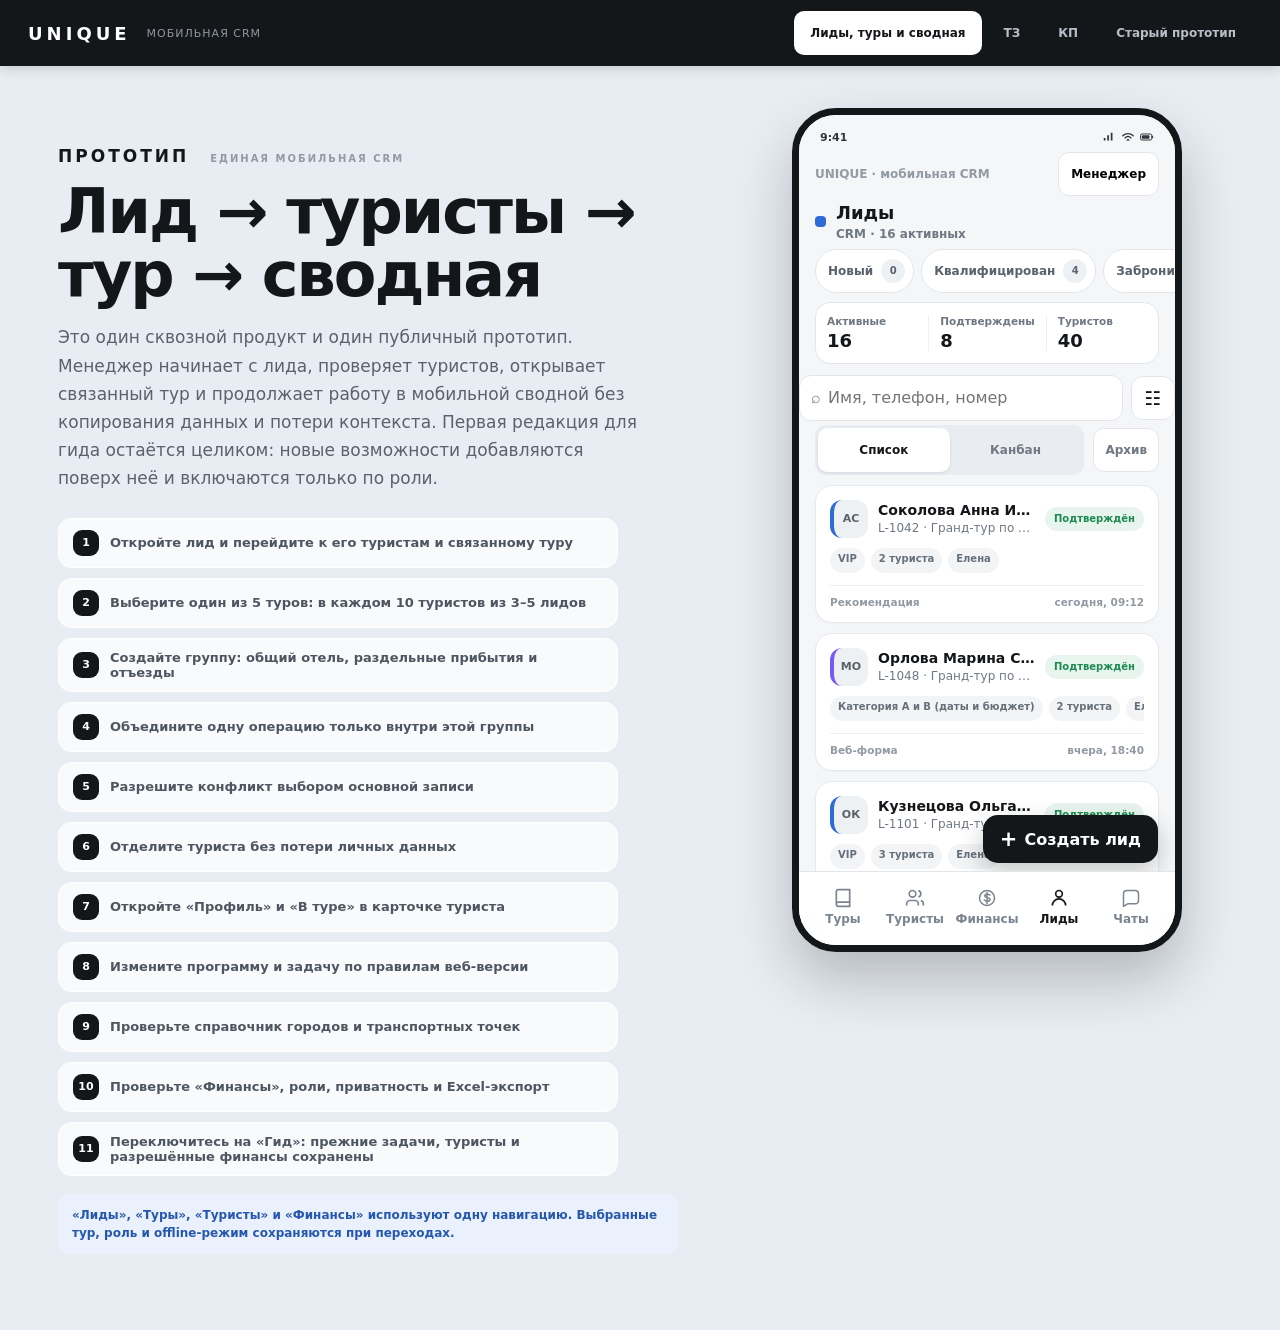
<file: mobile-leads.html>
<!doctype html>
<html lang="ru">
<head>
  <meta charset="utf-8">
  <meta name="viewport" content="width=device-width, initial-scale=1, viewport-fit=cover">
  <meta name="theme-color" content="#f4f6f8">
  <title>UNIQUE · Лиды, туры и мобильная сводная</title>
  <link rel="stylesheet" href="./mobile-leads.css">
</head>
<body>
  <header class="site-header">
    <a class="brand" href="index.html" aria-label="Вернуться к основному прототипу">
      <strong>UNIQUE</strong>
      <span>МОБИЛЬНАЯ CRM</span>
    </a>
    <nav aria-label="Навигация прототипа">
      <a class="site-tab active" aria-current="page" href="tour-operations.html">Лиды, туры и сводная</a>
      <a class="site-tab" href="mobile-leads-tz.html">ТЗ</a>
      <a class="site-tab" href="commercial-proposal.html">КП</a>
      <a class="site-tab" href="./?legacy=1">Старый прототип</a>
    </nav>
  </header>
  <main class="showcase">
    <section class="showcase-copy">
      <p class="eyebrow">ПРОТОТИП <span>ЕДИНАЯ МОБИЛЬНАЯ CRM</span></p>
      <h1>Лид → туристы → тур → сводная</h1>
      <p>Это один сквозной продукт и один публичный прототип. Менеджер начинает с лида, проверяет туристов, открывает связанный тур и продолжает работу в мобильной сводной без копирования данных и потери контекста. Первая редакция для гида остаётся целиком: новые возможности добавляются поверх неё и включаются только по роли.</p>
      <div class="scenario-list" aria-label="Сценарии прототипа">
        <span><b>1</b> Откройте лид и перейдите к его туристам и связанному туру</span>
        <span><b>2</b> Выберите один из 5 туров: в каждом 10 туристов из 3–5 лидов</span>
        <span><b>3</b> Создайте группу: общий отель, раздельные прибытия и отъезды</span>
        <span><b>4</b> Объедините одну операцию только внутри этой группы</span>
        <span><b>5</b> Разрешите конфликт выбором основной записи</span>
        <span><b>6</b> Отделите туриста без потери личных данных</span>
        <span><b>7</b> Откройте «Профиль» и «В туре» в карточке туриста</span>
        <span><b>8</b> Измените программу и задачу по правилам веб-версии</span>
        <span><b>9</b> Проверьте справочник городов и транспортных точек</span>
        <span><b>10</b> Проверьте «Финансы», роли, приватность и Excel-экспорт</span>
        <span><b>11</b> Переключитесь на «Гид»: прежние задачи, туристы и разрешённые финансы сохранены</span>
      </div>
      <p class="hint">«Лиды», «Туры», «Туристы» и «Финансы» используют одну навигацию. Выбранные тур, роль и offline-режим сохраняются при переходах.</p>
    </section>
    <section class="phone" aria-label="Интерактивный мобильный прототип">
      <div id="app" class="phone-screen"></div>
    </section>
  </main>
  <script src="./mock-crm-data.js"></script>
  <script src="./mobile-leads.js"></script>
</body>
</html>
</file>
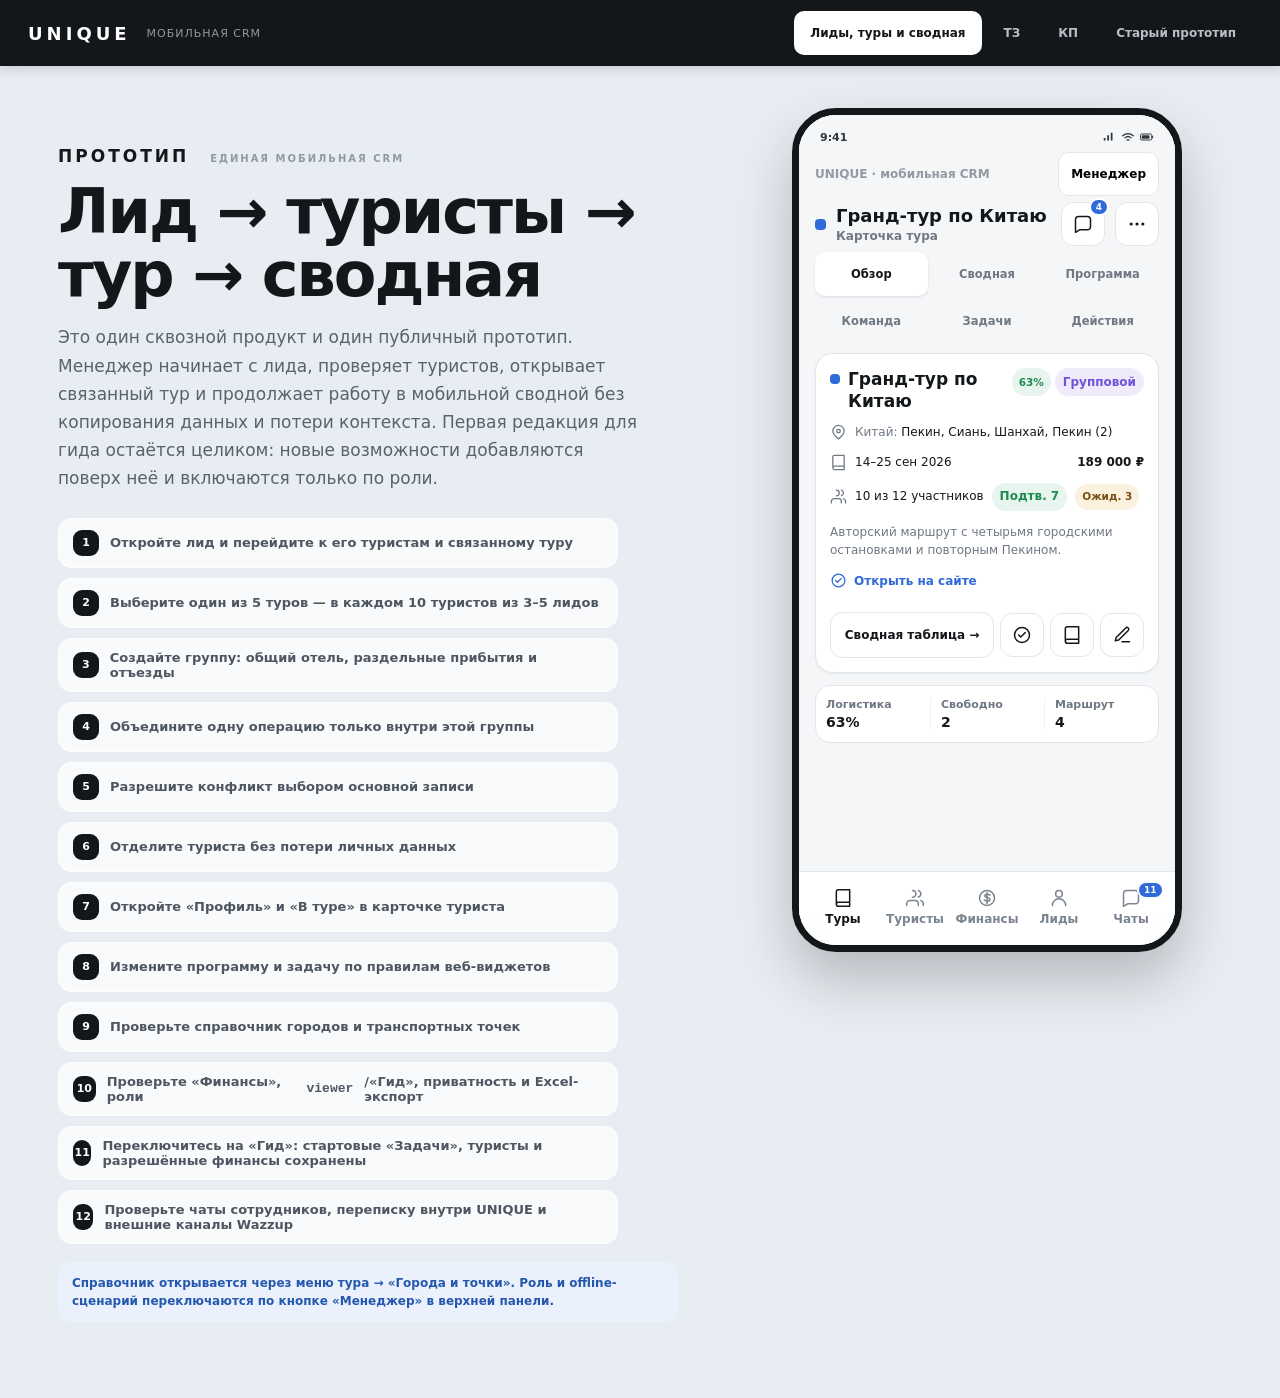
<file: tour-operations.html>
<!doctype html>
<html lang="ru">
<head>
  <meta charset="utf-8">
  <meta name="viewport" content="width=device-width, initial-scale=1, viewport-fit=cover">
  <meta name="theme-color" content="#f4f6f8">
  <title>UNIQUE · Мобильная CRM</title>
  <link rel="stylesheet" href="tour-operations.css">
  <link rel="stylesheet" href="mobile-chats.css">
  <link id="mobile-leads-workspace-styles" rel="stylesheet" href="mobile-leads.css" disabled>
</head>
<body>
  <header class="site-header">
    <a class="brand" href="index.html" aria-label="Вернуться к основному прототипу">
      <strong>UNIQUE</strong>
      <span>МОБИЛЬНАЯ CRM</span>
    </a>
    <nav aria-label="Навигация прототипа">
      <a class="site-tab active" aria-current="page" href="tour-operations.html">Лиды, туры и сводная</a>
      <a class="site-tab" href="mobile-leads-tz.html">ТЗ</a>
      <a class="site-tab" href="commercial-proposal.html">КП</a>
      <a class="site-tab" href="./?legacy=1">Старый прототип</a>
    </nav>
  </header>

  <main class="showcase">
    <section class="showcase-copy">
      <p class="eyebrow">ПРОТОТИП <span>ЕДИНАЯ МОБИЛЬНАЯ CRM</span></p>
      <h1>Лид → туристы → тур → сводная</h1>
      <p>Это один сквозной продукт и один публичный прототип. Менеджер начинает с лида, проверяет туристов, открывает связанный тур и продолжает работу в мобильной сводной без копирования данных и потери контекста. Первая редакция для гида остаётся целиком: новые возможности добавляются поверх неё и включаются только по роли.</p>
      <div class="scenario-list" aria-label="Сценарии прототипа">
        <span><b>1</b> Откройте лид и перейдите к его туристам и связанному туру</span>
        <span><b>2</b> Выберите один из 5 туров — в каждом 10 туристов из 3–5 лидов</span>
        <span><b>3</b> Создайте группу: общий отель, раздельные прибытия и отъезды</span>
        <span><b>4</b> Объедините одну операцию только внутри этой группы</span>
        <span><b>5</b> Разрешите конфликт выбором основной записи</span>
        <span><b>6</b> Отделите туриста без потери личных данных</span>
        <span><b>7</b> Откройте «Профиль» и «В туре» в карточке туриста</span>
        <span><b>8</b> Измените программу и задачу по правилам веб-виджетов</span>
        <span><b>9</b> Проверьте справочник городов и транспортных точек</span>
        <span><b>10</b> Проверьте «Финансы», роли <code>viewer</code>/«Гид», приватность и Excel-экспорт</span>
        <span><b>11</b> Переключитесь на «Гид»: стартовые «Задачи», туристы и разрешённые финансы сохранены</span>
        <span><b>12</b> Проверьте чаты сотрудников, переписку внутри UNIQUE и внешние каналы Wazzup</span>
      </div>
      <p class="hint">Справочник открывается через меню тура → «Города и точки». Роль и offline-сценарий переключаются по кнопке «Менеджер» в верхней панели.</p>
    </section>

    <section class="phone" aria-label="Интерактивный мобильный прототип">
      <div id="app" class="phone-screen"></div>
    </section>
  </main>

  <script src="mock-crm-data.js"></script>
  <script src="mobile-chats.js"></script>
  <script src="tour-operations.js"></script>
  <script src="mobile-leads.js" data-embedded-leads="true"></script>
</body>
</html>
</file>
<file: commercial-proposal.css>
:root {
  color-scheme: light;
  --ink: #14171a;
  --text: #404851;
  --muted: #6f7883;
  --page: #e8edf3;
  --surface: #fff;
  --line: #dfe4ea;
  --blue: #2f6bd8;
  --blue-soft: #eaf1fc;
  --green: #1f8a50;
  --green-soft: #e7f5ee;
  --orange: #a46c13;
  --orange-soft: #fbf1df;
  --purple: #6f52d9;
  --purple-soft: #efebfb;
  font-family: system-ui, -apple-system, BlinkMacSystemFont, "Segoe UI", sans-serif;
}

* { box-sizing: border-box; }
html { scroll-behavior: smooth; }
body { margin: 0; min-width: 320px; color: var(--ink); background: var(--page); }
a { color: inherit; }
a:focus-visible { outline: 3px solid rgba(47, 107, 216, .3); outline-offset: 3px; }

.site-header {
  min-height: 66px;
  padding: 10px 28px;
  background: var(--ink);
  color: #fff;
  display: flex;
  align-items: center;
  justify-content: space-between;
  gap: 20px;
  box-shadow: 0 2px 12px rgba(20, 23, 26, .18);
}
.brand { min-height: 44px; color: #fff; text-decoration: none; display: flex; align-items: center; gap: 16px; }
.brand strong { letter-spacing: 4px; font-size: 18px; }
.brand span { color: #8f97a1; font-size: 11px; letter-spacing: 1px; }
.site-header nav { display: flex; gap: 6px; }
.site-tab { min-height: 44px; padding: 12px 16px; border-radius: 10px; color: #b7bec7; text-decoration: none; display: inline-flex; align-items: center; font-size: 12px; font-weight: 800; }
.site-tab.active { background: #fff; color: var(--ink); }

main { max-width: 1260px; margin: 0 auto; padding: 54px 48px 80px; }
.hero { min-height: 500px; display: grid; grid-template-columns: minmax(0, 1.35fr) minmax(320px, .65fr); gap: 54px; align-items: center; }
.hero-copy { max-width: 760px; }
.eyebrow, .kicker { margin: 0; color: var(--muted); font-size: 11px; line-height: 1.4; letter-spacing: 2px; font-weight: 850; }
.eyebrow span { color: var(--blue); }
h1 { max-width: 760px; margin: 16px 0 20px; font-size: clamp(42px, 6vw, 72px); line-height: .98; letter-spacing: -3px; }
.lead { max-width: 720px; margin: 0; color: #515b66; font-size: 19px; line-height: 1.65; }
.lead strong { color: var(--ink); }
.hero-note { max-width: 680px; margin-top: 28px; padding: 17px 18px; border-radius: 16px; background: rgba(255,255,255,.72); display: grid; grid-template-columns: 180px 1fr; gap: 16px; font-size: 13px; line-height: 1.5; }
.hero-note span { color: var(--text); }
.price-card { padding: 30px; border-radius: 28px; background: var(--ink); color: #fff; box-shadow: 0 28px 55px rgba(20,23,26,.22); }
.price-label { display: block; color: #aab2bc; font-size: 12px; font-weight: 800; letter-spacing: .5px; text-transform: uppercase; }
.price { display: block; margin-top: 12px; font-size: clamp(35px, 4vw, 52px); line-height: 1; letter-spacing: -2px; white-space: nowrap; font-variant-numeric: tabular-nums; }
.price-caption { display: block; margin-top: 10px; color: #b9c0c8; font-size: 13px; }
.price-card dl { margin: 28px 0 0; }
.price-card dl > div { min-height: 48px; border-top: 1px solid #343a40; display: flex; align-items: center; justify-content: space-between; gap: 14px; }
.price-card dt { color: #b9c0c8; font-size: 13px; }
.price-card dd { margin: 0; font-weight: 800; font-variant-numeric: tabular-nums; }
.price-card .price-cap { color: #9bc0ff; }
.price-card p { margin: 20px 0 0; color: #929ba5; font-size: 11px; line-height: 1.55; }

.section { margin-top: 38px; padding: 46px; border-radius: 30px; background: var(--surface); box-shadow: 0 8px 35px rgba(20,23,26,.055); }
.section-head { margin-bottom: 30px; display: grid; grid-template-columns: minmax(0, 1fr) minmax(280px, .75fr); gap: 40px; align-items: end; }
.section h2 { max-width: 700px; margin: 7px 0 0; font-size: clamp(30px, 4vw, 47px); line-height: 1.05; letter-spacing: -1.5px; }
.section-head > p { margin: 0; color: var(--muted); font-size: 14px; line-height: 1.6; }

.calculation { color: #fff; background: #1a1e22; }
.calculation .kicker, .calculation .section-head > p { color: #9ba4ae; }
.formula { padding: 24px; border: 1px solid #373d44; border-radius: 20px; display: grid; grid-template-columns: 1fr auto 1fr auto 1.25fr; gap: 18px; align-items: center; }
.formula span { min-width: 0; }
.formula b, .formula small { display: block; }
.formula b { font-size: clamp(24px, 3vw, 35px); letter-spacing: -1px; font-variant-numeric: tabular-nums; }
.formula small { margin-top: 6px; color: #9ba4ae; font-size: 11px; line-height: 1.35; }
.formula i { color: #727b85; font-style: normal; font-size: 24px; }
.formula-result { padding: 17px; border-radius: 15px; background: #fff; color: var(--ink); }
.formula-result small { color: var(--muted); }
.stack { width: 100%; margin-top: 28px; display: flex; gap: 4px; }
.stack-item { width: var(--share); min-width: 58px; height: 100px; padding: 13px 10px; border-radius: 12px; color: #fff; display: flex; flex-direction: column; justify-content: space-between; overflow: hidden; }
.stack-item span { overflow: hidden; font-size: 10px; font-weight: 800; text-overflow: ellipsis; white-space: nowrap; }
.stack-item b { font-size: 18px; }
.guide { --accent: #2f6bd8; --soft: #eaf1fc; }
.cards { --accent: #6f52d9; --soft: #efebfb; }
.summary { --accent: #167c80; --soft: #e5f5f4; }
.backend { --accent: #a46c13; --soft: #fbf1df; }
.finance { --accent: #1f8a50; --soft: #e7f5ee; }
.qa { --accent: #a43e67; --soft: #f9eaf0; }
.stack-item { background: var(--accent); }
.legend { margin: 10px 0 0; color: #8f98a2; font-size: 11px; }

.work-list { display: grid; gap: 14px; }
.work-card { border: 1px solid var(--line); border-radius: 20px; overflow: hidden; }
.work-card header { min-height: 90px; padding: 18px 20px; background: var(--soft); display: grid; grid-template-columns: 42px minmax(0, 1fr) auto; gap: 14px; align-items: center; }
.work-no { width: 38px; height: 38px; border-radius: 12px; background: var(--accent); color: #fff; display: grid; place-items: center; font-size: 12px; font-weight: 900; }
.work-card header p { margin: 0 0 3px; color: var(--accent); font-size: 11px; font-weight: 850; letter-spacing: .5px; text-transform: uppercase; }
.work-card h3 { margin: 0; font-size: 18px; line-height: 1.25; }
.work-card header > strong { color: var(--accent); font-size: 19px; white-space: nowrap; font-variant-numeric: tabular-nums; }
.work-grid { padding: 20px; display: grid; grid-template-columns: repeat(3, minmax(0, 1fr)); gap: 22px; }
.work-grid h4 { margin: 0 0 7px; color: var(--muted); font-size: 10px; letter-spacing: 1px; text-transform: uppercase; }
.work-grid p { margin: 0; color: var(--text); font-size: 13px; line-height: 1.6; }
.task-ledger { margin-top: 30px; border-top: 1px solid var(--line); padding-top: 28px; display: grid; gap: 12px; }
.task-ledger-head { margin-bottom: 4px; display: grid; grid-template-columns: 1fr minmax(260px, .8fr); gap: 24px; align-items: end; }
.task-ledger-head h3 { margin: 0; font-size: 26px; letter-spacing: -.5px; }
.task-ledger-head p { margin: 0; color: var(--muted); font-size: 12px; line-height: 1.55; }
.task-ledger article { border: 1px solid var(--line); border-radius: 16px; overflow: hidden; }
.task-ledger article > header { min-height: 48px; padding: 10px 15px; background: #f3f5f7; display: flex; align-items: center; justify-content: space-between; gap: 16px; font-size: 12px; font-weight: 850; }
.task-ledger article > header strong { white-space: nowrap; font-variant-numeric: tabular-nums; }
.task-ledger ul { margin: 0; padding: 0; list-style: none; }
.task-ledger li { min-height: 42px; padding: 8px 15px; border-top: 1px solid #edf0f3; display: grid; grid-template-columns: minmax(0, 1fr) auto; gap: 18px; align-items: center; color: var(--text); font-size: 12px; line-height: 1.45; }
.task-ledger li b { color: var(--ink); white-space: nowrap; font-variant-numeric: tabular-nums; }

.totals { background: #eef3fa; }
.total-grid { display: grid; grid-template-columns: repeat(3, 1fr); gap: 12px; }
.total-grid article { min-height: 190px; padding: 22px; border: 1px solid #d9e1eb; border-radius: 18px; background: rgba(255,255,255,.75); }
.total-grid article.primary { background: var(--ink); color: #fff; }
.total-grid span { display: block; color: var(--muted); font-size: 12px; font-weight: 800; }
.total-grid .primary span { color: #aeb6bf; }
.total-grid strong { display: block; margin-top: 12px; font-size: clamp(24px, 3vw, 34px); letter-spacing: -1px; white-space: nowrap; font-variant-numeric: tabular-nums; }
.total-grid p { margin: 18px 0 0; color: var(--muted); font-size: 12px; line-height: 1.55; }
.total-grid .primary p { color: #aeb6bf; }
.investment { margin-top: 12px; display: grid; grid-template-columns: 1fr 1fr; gap: 12px; }
.investment > div { padding: 17px 20px; border-radius: 16px; background: #dfe8f5; display: flex; align-items: center; justify-content: space-between; gap: 14px; }
.investment span { color: #566478; font-size: 12px; font-weight: 750; }
.investment strong { font-size: 18px; white-space: nowrap; font-variant-numeric: tabular-nums; }

.timeline { margin: 0; padding: 0; list-style: none; counter-reset: stage; display: grid; grid-template-columns: repeat(4, 1fr); }
.timeline li { position: relative; min-height: 184px; padding: 0 22px 0 0; }
.timeline li::after { content: ""; position: absolute; top: 22px; left: 44px; right: 0; height: 2px; background: var(--line); }
.timeline li:last-child::after { display: none; }
.timeline li > span { position: relative; z-index: 1; width: 44px; height: 44px; border-radius: 50%; background: var(--ink); color: #fff; display: grid; place-items: center; font-size: 11px; font-weight: 900; }
.timeline li div { margin-top: 18px; }
.timeline strong { font-size: 14px; }
.timeline p { margin: 7px 0 0; color: var(--muted); font-size: 12px; line-height: 1.55; }
.payment-note { margin: 4px 0 0; padding: 13px 15px; border-radius: 13px; background: var(--blue-soft); color: #2457ad; font-size: 12px; line-height: 1.55; font-weight: 700; }

.market { background: #f8f9fa; }
.source-grid { display: grid; grid-template-columns: repeat(6, 1fr); gap: 12px; }
.source { min-height: 235px; padding: 18px; border: 1px solid var(--line); border-radius: 17px; background: #fff; text-decoration: none; display: flex; flex-direction: column; transition: transform .15s ease, border-color .15s ease; }
.source:nth-child(-n+3) { grid-column: span 2; }
.source:nth-child(n+4) { grid-column: span 3; min-height: 205px; }
.source:hover { border-color: #aeb9c6; transform: translateY(-2px); }
.source span { color: var(--blue); font-size: 9px; letter-spacing: 1px; font-weight: 900; }
.source strong { margin-top: 10px; font-size: 16px; line-height: 1.3; }
.source p { margin: 10px 0 18px; color: var(--muted); font-size: 12px; line-height: 1.55; }
.source em { margin-top: auto; color: var(--ink); font-size: 11px; font-style: normal; font-weight: 850; }
.market-conclusion, .assumption-note { margin-top: 16px; padding: 19px 20px; border-radius: 16px; background: var(--ink); color: #fff; display: grid; grid-template-columns: 150px 1fr; gap: 20px; }
.market-conclusion p, .assumption-note p { margin: 0; color: #b8c0c8; font-size: 13px; line-height: 1.6; }

.boundary-grid { display: grid; grid-template-columns: 1fr 1fr; gap: 14px; }
.boundary-grid article { padding: 22px; border: 1px solid var(--line); border-radius: 18px; }
.boundary-grid article:first-child { background: var(--green-soft); border-color: #c8e9d6; }
.boundary-grid article:last-child { background: #f5f6f7; }
.boundary-grid h3 { margin: 0 0 14px; font-size: 17px; }
.boundary-grid ul { margin: 0; padding-left: 20px; }
.boundary-grid li { margin-top: 9px; color: var(--text); font-size: 13px; line-height: 1.5; }
.boundary-grid li:first-child { margin-top: 0; }

footer { max-width: 1164px; margin: 0 auto 46px; padding: 24px 28px; border-radius: 20px; background: var(--ink); color: #fff; display: flex; align-items: center; justify-content: space-between; gap: 20px; }
footer strong, footer span { display: block; }
footer strong { font-size: 13px; letter-spacing: .3px; }
footer span { margin-top: 4px; color: #969fa9; font-size: 11px; }
footer a { min-height: 44px; padding: 0 14px; border-radius: 11px; background: #fff; color: var(--ink); text-decoration: none; display: inline-flex; align-items: center; font-size: 12px; font-weight: 850; }

@media (max-width: 920px) {
  .site-header { align-items: flex-start; flex-direction: column; }
  .site-header nav { width: 100%; overflow-x: auto; }
  .site-tab { white-space: nowrap; }
  main { padding: 38px 24px 60px; }
  .hero { min-height: auto; grid-template-columns: 1fr; }
  .price-card { max-width: 560px; }
  .section { padding: 34px 28px; }
  .section-head { grid-template-columns: 1fr; gap: 14px; }
  .work-grid { grid-template-columns: 1fr; gap: 16px; }
  .task-ledger-head { grid-template-columns: 1fr; gap: 8px; }
  .total-grid { grid-template-columns: 1fr; }
  .total-grid article { min-height: 0; }
  .timeline { grid-template-columns: 1fr 1fr; gap: 22px 0; }
  .source-grid { grid-template-columns: 1fr 1fr; }
  .source:nth-child(n) { grid-column: span 1; }
  footer { margin: 0 24px 30px; }
}

@media (max-width: 620px) {
  .site-header { padding: 12px 16px; }
  .brand span { display: none; }
  main { padding: 30px 14px 44px; }
  .hero { gap: 28px; }
  h1 { margin-top: 12px; font-size: 41px; letter-spacing: -2px; }
  .lead { font-size: 16px; }
  .hero-note { grid-template-columns: 1fr; gap: 6px; }
  .price-card { padding: 24px 20px; border-radius: 22px; }
  .price { font-size: 35px; }
  .section { margin-top: 16px; padding: 26px 18px; border-radius: 22px; }
  .section h2 { font-size: 30px; }
  .formula { grid-template-columns: 1fr; gap: 11px; }
  .formula i { transform: rotate(90deg); font-size: 18px; }
  .stack { display: grid; grid-template-columns: 1fr 1fr; }
  .stack-item { width: 100%; min-width: 0; height: 78px; }
  .work-card header { grid-template-columns: 38px 1fr; padding: 16px; }
  .work-card header > strong { grid-column: 2; font-size: 17px; }
  .work-grid { padding: 17px; }
  .task-ledger li { grid-template-columns: 1fr; gap: 3px; }
  .investment { grid-template-columns: 1fr; }
  .investment > div { align-items: flex-start; flex-direction: column; }
  .timeline { grid-template-columns: 1fr; }
  .timeline li { min-height: 0; padding: 0 0 22px 58px; }
  .timeline li::after { top: 44px; bottom: 0; left: 21px; width: 2px; height: auto; }
  .timeline li > span { position: absolute; left: 0; top: 0; }
  .timeline li div { margin-top: 0; }
  .source-grid, .boundary-grid { grid-template-columns: 1fr; }
  .source { min-height: 0; }
  .market-conclusion, .assumption-note { grid-template-columns: 1fr; gap: 7px; }
  footer { margin: 0; border-radius: 0; align-items: flex-start; flex-direction: column; }
}

@media print {
  @page { size: A4; margin: 13mm; }
  :root { --page: #fff; }
  body { background: #fff; font-size: 10pt; }
  .site-header { padding: 0 0 10mm; background: #fff; color: #000; box-shadow: none; }
  .brand { color: #000; }
  .brand span, .site-header nav { display: none; }
  main { max-width: none; padding: 0; }
  .hero { min-height: auto; grid-template-columns: 1.35fr .65fr; gap: 10mm; page-break-after: always; }
  h1 { font-size: 35pt; }
  .lead { font-size: 12pt; }
  .price-card { box-shadow: none; print-color-adjust: exact; -webkit-print-color-adjust: exact; }
  .section { margin-top: 8mm; padding: 8mm; border: 1px solid #ddd; border-radius: 6mm; box-shadow: none; break-inside: auto; }
  .section-head { margin-bottom: 6mm; }
  .section h2 { font-size: 22pt; }
  .calculation, .work-card header, .total-grid article.primary, .market-conclusion, .assumption-note { print-color-adjust: exact; -webkit-print-color-adjust: exact; }
  .work-card, .source, .total-grid article, .boundary-grid article { break-inside: avoid; }
  .work-card { margin-bottom: 4mm; }
  .work-grid { padding: 5mm; }
  .source:hover { transform: none; }
  footer { display: none; }
}
</file>
<file: mobile-leads-tz.css>
:root {
  color-scheme: light;
  --surface-canvas: #eef1f4;
  --surface-paper: #ffffff;
  --surface-raised: #f8fafc;
  --text-primary: #14171a;
  --text-secondary: #66707c;
  --text-on-dark: #ffffff;
  --line: #dfe4ea;
  --graphite: #14171a;
  --blue: #2f6bd8;
  --blue-soft: #eaf1fc;
  --purple: #573bb4;
  --purple-soft: #efebfb;
  --green: #167847;
  --green-soft: #e7f5ee;
  --amber: #795216;
  --amber-soft: #fff3d8;
  --red: #b42318;
  --red-soft: #fdecec;
  --teal: #0b6674;
  --teal-soft: #e8f6f8;
  --shadow: 0 18px 48px rgba(20, 23, 26, 0.09);
  --radius-lg: 28px;
  --radius-md: 18px;
}

* { box-sizing: border-box; }
html { scroll-behavior: smooth; scroll-padding-top: 96px; }
body {
  margin: 0;
  background:
    radial-gradient(circle at 8% 0%, rgba(47, 107, 216, 0.12), transparent 24rem),
    var(--surface-canvas);
  color: var(--text-primary);
  font-family: -apple-system, BlinkMacSystemFont, "Segoe UI", Arial, sans-serif;
  font-size: 16px;
  line-height: 1.6;
}
a { color: inherit; }
button, a { -webkit-tap-highlight-color: transparent; }
:focus-visible { outline: 3px solid #0b57d0; outline-offset: 3px; box-shadow: 0 0 0 5px #fff; }
.site-header :focus-visible { outline-color: #a9c7ff; box-shadow: 0 0 0 5px var(--graphite); }
.skip-link {
  position: fixed;
  left: 16px;
  top: 8px;
  z-index: 100;
  padding: 10px 14px;
  border-radius: 10px;
  background: #fff;
  color: var(--graphite);
  transform: translateY(-150%);
}
.skip-link:focus { transform: translateY(0); }

.site-header {
  position: sticky;
  top: 0;
  z-index: 20;
  display: flex;
  align-items: center;
  gap: 20px;
  min-height: 72px;
  padding: 12px max(18px, env(safe-area-inset-left));
  background: rgba(20, 23, 26, 0.94);
  color: var(--text-on-dark);
  border-bottom: 1px solid rgba(255, 255, 255, 0.08);
  backdrop-filter: blur(16px);
}
.site-header a { text-decoration: none; }
.brand {
  display: inline-flex;
  align-items: center;
  min-height: 44px;
  font-size: 15px;
  font-weight: 800;
  letter-spacing: 0.22em;
}
.site-header nav { margin-left: auto; display: flex; gap: 6px; }
.site-header nav a {
  display: inline-flex;
  align-items: center;
  justify-content: center;
  min-height: 44px;
  padding: 10px 15px;
  border-radius: 12px;
  color: #c8ced6;
  font-size: 13px;
  font-weight: 700;
}
.site-header nav a:hover { background: rgba(255, 255, 255, 0.08); color: #fff; }
.site-header nav a.active { background: #fff; color: var(--graphite); }

main { width: min(1220px, calc(100% - 32px)); margin: 28px auto 80px; }
.hero {
  position: relative;
  overflow: hidden;
  padding: clamp(28px, 6vw, 68px);
  border-radius: 32px;
  background: var(--graphite);
  color: #fff;
  box-shadow: var(--shadow);
}
.hero::after {
  content: "";
  position: absolute;
  width: 380px;
  height: 380px;
  right: -120px;
  top: -150px;
  border: 90px solid rgba(47, 107, 216, 0.36);
  border-radius: 50%;
}
.hero > * { position: relative; z-index: 1; }
.eyebrow {
  display: inline-flex;
  align-items: center;
  min-height: 32px;
  margin: 0 0 16px;
  padding: 6px 12px;
  border: 1px solid rgba(255, 255, 255, 0.2);
  border-radius: 999px;
  color: #cfe0ff;
  font-size: 12px;
  font-weight: 800;
  letter-spacing: 0.1em;
  text-transform: uppercase;
}
h1 { max-width: 880px; margin: 0; font-size: clamp(34px, 6vw, 64px); line-height: 1.02; letter-spacing: -0.045em; }
.hero .lead { max-width: 760px; margin: 22px 0 0; color: #cbd2da; font-size: clamp(16px, 2vw, 20px); line-height: 1.55; }
.meta { display: flex; flex-wrap: wrap; gap: 8px; margin-top: 26px; }
.meta span { padding: 7px 11px; border-radius: 999px; background: rgba(255, 255, 255, 0.1); color: #fff; font-size: 12px; font-weight: 700; }
.hero-facts {
  display: grid;
  grid-template-columns: repeat(5, 1fr);
  gap: 1px;
  margin-top: 36px;
  overflow: hidden;
  border: 1px solid rgba(255, 255, 255, 0.13);
  border-radius: 18px;
  background: rgba(255, 255, 255, 0.13);
}
.hero-fact { padding: 18px; background: rgba(255, 255, 255, 0.06); }
.hero-fact strong { display: block; color: #fff; font-size: 26px; line-height: 1; }
.hero-fact span { display: block; margin-top: 8px; color: #bfc8d3; font-size: 12px; line-height: 1.35; }

.story-layout { display: grid; grid-template-columns: 232px minmax(0, 1fr); gap: 38px; margin-top: 28px; align-items: start; }
.story-nav {
  position: sticky;
  top: 96px;
  display: grid;
  gap: 6px;
  padding: 12px;
  border: 1px solid var(--line);
  border-radius: var(--radius-md);
  background: rgba(255, 255, 255, 0.88);
  box-shadow: 0 10px 30px rgba(20, 23, 26, 0.05);
  backdrop-filter: blur(12px);
}
.story-nav strong { padding: 8px 10px 4px; color: var(--text-secondary); font-size: 11px; letter-spacing: 0.1em; text-transform: uppercase; }
.story-nav a {
  display: flex;
  align-items: center;
  min-height: 44px;
  padding: 9px 11px;
  border-radius: 10px;
  color: #4c5662;
  font-size: 13px;
  font-weight: 700;
  line-height: 1.35;
  text-decoration: none;
}
.story-nav a:hover { background: var(--blue-soft); color: #244f9d; }
.story-nav a:last-child { margin-top: 4px; background: var(--graphite); color: #fff; }
.story-content { min-width: 0; }
.chapter {
  position: relative;
  margin-bottom: 22px;
  padding: clamp(24px, 4vw, 42px);
  border: 1px solid var(--line);
  border-radius: var(--radius-lg);
  background: var(--surface-paper);
  box-shadow: 0 10px 34px rgba(20, 23, 26, 0.045);
  scroll-margin-top: 96px;
}
.chapter-number { display: block; margin-bottom: 16px; color: var(--blue); font-size: 12px; font-weight: 800; letter-spacing: 0.14em; }
h2 { margin: 0; font-size: clamp(25px, 4vw, 34px); line-height: 1.15; letter-spacing: -0.025em; }
h3 { margin: 0; font-size: 18px; line-height: 1.4; }
p { margin: 10px 0; color: #38414b; }
.chapter-intro { max-width: 760px; margin: 14px 0 24px; color: var(--text-secondary); font-size: 17px; }
.plain-list { margin: 0; padding-left: 22px; }
.plain-list li { margin: 8px 0; color: #38414b; }
.key-message {
  display: grid;
  grid-template-columns: 42px 1fr;
  gap: 13px;
  align-items: start;
  margin: 22px 0;
  padding: 18px;
  border-radius: 16px;
  background: var(--blue-soft);
  color: #244f9d;
}
.key-message b { display: grid; place-items: center; width: 42px; height: 42px; border-radius: 12px; background: var(--blue); color: #fff; }
.key-message strong { display: block; margin-bottom: 3px; }
.key-message span { display: block; color: #3d5f98; font-size: 14px; }

.path-map { display: grid; grid-template-columns: 1fr 44px 1.3fr 44px 1fr; align-items: stretch; gap: 8px; margin: 24px 0; }
.path-node { display: flex; flex-direction: column; justify-content: center; min-height: 112px; padding: 18px; border-radius: 17px; background: var(--surface-raised); border: 1px solid var(--line); }
.path-node strong { font-size: 16px; }
.path-node span { margin-top: 6px; color: var(--text-secondary); font-size: 13px; line-height: 1.4; }
.path-node.blue { background: var(--blue-soft); border-color: #cddcf6; }
.path-node.dark { background: var(--graphite); border-color: var(--graphite); color: #fff; }
.path-node.dark span { color: #c8d0d9; }
.path-arrow { display: grid; place-items: center; color: var(--blue); font-size: 24px; font-weight: 800; }
.operation-triad { display: grid; grid-template-columns: repeat(3, 1fr); gap: 10px; margin-top: 12px; }
.operation-chip { padding: 13px; border-radius: 13px; text-align: center; font-size: 13px; font-weight: 800; }
.operation-chip.arrival { background: var(--blue-soft); color: #2557ae; }
.operation-chip.hotel { background: var(--purple-soft); color: var(--purple); }
.operation-chip.departure { background: var(--amber-soft); color: var(--amber); }

.diagram-caption { margin: 8px 0 16px; color: var(--text-secondary); font-size: 13px; }
.web-mobile-bridge {
  display: grid;
  grid-template-columns: minmax(0, 1.35fr) 88px minmax(240px, 0.8fr);
  gap: 14px;
  align-items: center;
  margin: 18px 0 26px;
  padding: 20px;
  border: 1px solid #ccd9ef;
  border-radius: 22px;
  background: linear-gradient(135deg, #f7faff, #eef4fd);
}
.bridge-panel { min-width: 0; }
.bridge-label { display: block; margin-bottom: 10px; color: #365d99; font-size: 12px; font-weight: 800; letter-spacing: 0.05em; text-transform: uppercase; }
.bridge-panel small { display: block; margin-top: 9px; color: var(--text-secondary); font-size: 11px; line-height: 1.4; }
.mock-browser { display: flex; align-items: center; gap: 5px; min-height: 34px; padding: 7px 10px; border-radius: 12px 12px 0 0; background: var(--graphite); color: #fff; }
.mock-browser i { width: 7px; height: 7px; border-radius: 50%; background: #67717d; }
.mock-browser i:first-child { background: #d8746d; }
.mock-browser i:nth-child(2) { background: #d7ad49; }
.mock-browser i:nth-child(3) { background: #4aa576; }
.mock-browser b { margin-left: 5px; font-size: 11px; }
.mock-table { display: grid; grid-template-columns: 0.7fr repeat(3, 1fr); overflow: hidden; border: 1px solid #d7dee8; border-top: 0; border-radius: 0 0 12px 12px; background: #fff; }
.mock-head, .mock-person, .mock-cell { min-width: 0; padding: 8px 6px; border-right: 1px solid #e3e7ec; border-bottom: 1px solid #e3e7ec; overflow: hidden; text-overflow: ellipsis; white-space: nowrap; font-size: 10px; }
.mock-head { background: #f1f3f6; color: #56616e; font-weight: 800; }
.mock-person { font-weight: 800; }
.mock-cell.filled { background: var(--blue-soft); color: #2557ae; }
.mock-cell.shared { background: var(--purple-soft); color: #493196; }
.bridge-arrow { display: grid; justify-items: center; color: var(--blue); font-size: 30px; font-weight: 800; }
.bridge-arrow span { padding: 4px 8px; border-radius: 999px; background: #fff; color: #365d99; font-size: 10px; white-space: nowrap; }
.mock-phone { max-width: 250px; margin: auto; padding: 10px; border: 5px solid var(--graphite); border-radius: 24px; background: #fff; box-shadow: 0 12px 24px rgba(20, 23, 26, 0.12); }
.mock-phone-head { padding: 7px 4px; font-size: 11px; font-weight: 800; }
.mock-city { display: flex; justify-content: space-between; gap: 6px; padding: 8px; border-radius: 9px; background: #f1f3f6; font-size: 10px; }
.mock-city b { color: var(--text-secondary); font-size: 9px; }
.mock-tabs { display: grid; grid-template-columns: repeat(3, 1fr); gap: 3px; margin: 7px 0; font-size: 8px; text-align: center; }
.mock-tabs span, .mock-tabs b { padding: 6px 2px; border-radius: 7px; background: #f2f4f7; }
.mock-tabs b { background: var(--blue); color: #fff; }
.mock-record { display: block; padding: 8px; border: 1px solid #d5e0f2; border-radius: 9px; background: var(--blue-soft); }
.mock-record strong, .mock-record span { display: block; font-size: 9px; }
.mock-record span { margin-top: 3px; color: #4e6385; }
.mock-coverage { display: grid; grid-template-columns: 1fr repeat(3, 20px); gap: 4px; align-items: center; margin-top: 7px; font-size: 9px; }
.mock-coverage i { display: grid; place-items: center; height: 20px; border-radius: 6px; background: var(--green-soft); color: var(--green); font-style: normal; font-weight: 800; }
.mock-coverage i:last-child { background: #fff; border: 1px dashed #b7c1ce; color: var(--blue); }

.steps { display: grid; grid-template-columns: repeat(5, 1fr); gap: 10px; margin: 24px 0 30px; }
.step { position: relative; min-height: 160px; padding: 16px; border-radius: 16px; background: var(--surface-raised); border: 1px solid var(--line); }
.step:not(:last-child)::after { content: "›"; position: absolute; right: -10px; top: 22px; z-index: 2; color: var(--blue); font-size: 24px; font-weight: 800; }
.step b { display: grid; place-items: center; width: 32px; height: 32px; margin-bottom: 18px; border-radius: 50%; background: var(--graphite); color: #fff; font-size: 13px; }
.step strong { display: block; font-size: 14px; line-height: 1.35; }
.step span { display: block; margin-top: 7px; color: var(--text-secondary); font-size: 12px; line-height: 1.45; }

.screens-grid { display: grid; grid-template-columns: repeat(2, minmax(0, 1fr)); gap: 18px; align-items: start; }
.screen-story { min-width: 0; }
.screen-story.wide { grid-column: 1 / -1; }
.screen-story h3 { margin-bottom: 12px; }
.feature-shot { display: grid; grid-template-columns: minmax(0, 1fr) minmax(260px, 0.72fr); gap: 26px; align-items: start; margin-top: 10px; padding: 22px; border: 1px solid #d9d0f2; border-radius: 20px; background: linear-gradient(145deg, #fbf9ff, #f5f2fc); }
.feature-copy p { color: var(--text-secondary); font-size: 14px; }
.feature-kicker { display: block; margin-bottom: 7px; color: var(--purple); font-size: 11px; font-weight: 800; letter-spacing: 0.09em; text-transform: uppercase; }
.compact-shot { max-width: 360px; margin-inline: auto; }
.point-picker-shot { margin-top: 22px; }
.annotated-shot { margin: 0; }
.shot-frame { position: relative; overflow: hidden; border: 1px solid #d8dee6; border-radius: 22px; background: #f1f3f6; box-shadow: 0 16px 34px rgba(20, 23, 26, 0.13); }
.shot-frame::after { content: ""; position: absolute; inset: 0; z-index: 4; border-radius: inherit; pointer-events: none; }
.shot-frame:focus-within::after { border: 4px solid #0b57d0; box-shadow: inset 0 0 0 2px #fff; }
.shot-frame a:focus-visible { outline: 0; box-shadow: none; }
.shot-frame a { display: block; }
.shot-frame img { display: block; width: 100%; height: auto; }
.marker {
  position: absolute;
  left: var(--x);
  top: var(--y);
  display: grid;
  place-items: center;
  width: 30px;
  height: 30px;
  border: 3px solid #fff;
  border-radius: 50%;
  background: var(--graphite);
  color: #fff;
  box-shadow: 0 4px 12px rgba(20, 23, 26, 0.28);
  font-size: 12px;
  font-weight: 800;
  transform: translate(-50%, -50%);
  pointer-events: none;
}
.marker.blue { background: var(--blue); }
.marker.purple { background: var(--purple); }
.marker.amber { background: #a06b0b; }
.annotated-shot figcaption { margin-top: 12px; color: var(--text-secondary); font-size: 13px; line-height: 1.5; }
.callouts { display: grid; gap: 8px; margin: 14px 0 0; padding: 0; list-style: none; }
.callouts li { display: grid; grid-template-columns: 30px 1fr; gap: 10px; align-items: start; color: #38414b; font-size: 13px; line-height: 1.45; }
.callouts b { display: grid; place-items: center; width: 30px; height: 30px; border-radius: 50%; background: var(--graphite); color: #fff; font-size: 12px; }
.callouts strong { display: block; margin-bottom: 2px; color: var(--text-primary); }

.grouping-diagram { margin: 26px 0; padding: 22px; border: 1px solid #d9d0f2; border-radius: 22px; background: linear-gradient(145deg, #fbf9ff, #f2effc); }
.people-row { display: grid; grid-template-columns: repeat(4, 1fr); gap: 8px; margin-bottom: 18px; }
.person-node { min-width: 0; text-align: center; }
.person-node i { display: grid; place-items: center; width: 48px; height: 48px; margin: 0 auto 7px; border-radius: 50%; background: var(--purple); color: #fff; font-style: normal; font-weight: 800; }
.person-node strong, .person-node span { display: block; overflow: hidden; text-overflow: ellipsis; white-space: nowrap; }
.person-node strong { font-size: 12px; }
.person-node span { color: var(--text-secondary); font-size: 11px; }
.tour-group-bar { margin-bottom: 18px; padding: 10px; border-radius: 12px; background: var(--purple); color: #fff; text-align: center; font-size: 13px; font-weight: 800; }
.operation-lane { display: grid; grid-template-columns: 90px repeat(4, 1fr); gap: 6px; align-items: stretch; margin-top: 8px; }
.lane-label { display: flex; align-items: center; font-size: 12px; font-weight: 800; }
.lane-group { display: grid; place-items: center; min-height: 46px; padding: 7px; border-radius: 10px; text-align: center; font-size: 11px; font-weight: 800; line-height: 1.25; }
.lane-group.hotel { background: #dcd4f4; color: #493196; grid-column: 2 / 6; }
.lane-group.arrival-a { background: #dbe8fc; color: #2557ae; grid-column: 2 / 4; }
.lane-group.arrival-b { background: #dbe8fc; color: #2557ae; grid-column: 4 / 6; }
.lane-group.departure { background: #fff; color: var(--amber); border: 1px solid #e6c97f; }
.diagram-note { margin-top: 15px; color: #5b4b7a; font-size: 13px; }

.value-flow { display: grid; grid-template-columns: 1fr 46px 1fr 46px 1fr; gap: 8px; align-items: center; margin: 24px 0; }
.value-node { min-height: 112px; padding: 16px; border: 1px solid var(--line); border-radius: 16px; background: var(--surface-raised); }
.value-node strong { display: block; font-size: 14px; }
.value-node span { display: block; margin-top: 7px; color: var(--text-secondary); font-size: 12px; }
.value-node.shared { background: var(--purple-soft); border-color: #d8cdf4; }
.value-node.visible { background: var(--green-soft); border-color: #c6e8d6; }
.value-arrow { text-align: center; color: var(--blue); font-size: 22px; font-weight: 800; }

.role-grid { display: grid; grid-template-columns: repeat(4, 1fr); gap: 10px; margin: 22px 0; }
.role-card { padding: 16px; border: 1px solid var(--line); border-radius: 15px; background: var(--surface-raised); }
.role-card b { display: block; margin-bottom: 8px; font-size: 14px; }
.role-card span { color: var(--text-secondary); font-size: 12px; line-height: 1.45; }
.role-card.manager { border-top: 4px solid var(--blue); }
.role-card.admin { border-top: 4px solid var(--purple); }
.role-card.escort { border-top: 4px solid var(--teal); }
.role-card.guide { border-top: 4px solid var(--green); }

.section-kicker { margin-top: 30px; }
.state-gallery { display: grid; grid-template-columns: repeat(3, minmax(0, 1fr)); gap: 14px; margin-top: 14px; }
.mini-screen { min-width: 0; margin: 0; }
.mini-screen .shot-frame { aspect-ratio: 390 / 600; }
.mini-screen .shot-frame img { width: 100%; height: 100%; object-fit: cover; object-position: top; }
.mini-screen figcaption { margin-top: 10px; color: var(--text-secondary); font-size: 12px; line-height: 1.45; }
.mini-screen figcaption strong { color: var(--text-primary); }
.acceptance-gallery .shot-frame { aspect-ratio: 390 / 540; }
.scenario-launcher { display: grid; grid-template-columns: minmax(0, 1fr) minmax(260px, 0.9fr); gap: 22px; align-items: start; margin-top: 28px; padding: 22px; border-radius: 20px; background: var(--graphite); color: #fff; }
.scenario-launcher p { color: #c6ced7; font-size: 13px; }
.scenario-launcher .feature-kicker { color: #a9c7ff; }
.scenario-links { display: grid; gap: 7px; }
.scenario-links a { display: flex; justify-content: space-between; align-items: center; min-height: 44px; padding: 9px 12px; border: 1px solid rgba(255, 255, 255, 0.14); border-radius: 11px; background: rgba(255, 255, 255, 0.07); color: #fff; font-size: 12px; font-weight: 800; text-decoration: none; }
.scenario-links a:hover { background: rgba(255, 255, 255, 0.13); }
.scenario-links span { color: #a9c7ff; font-size: 18px; }
.reset-note { margin-top: 14px; border: 1px solid rgba(255, 255, 255, 0.16); border-radius: 12px; }
.reset-note summary { display: flex; align-items: center; min-height: 44px; padding: 9px 12px; cursor: pointer; color: #fff; font-size: 12px; font-weight: 800; }
.reset-note p { margin: 0; padding: 0 12px 12px; }
.reset-note code { background: rgba(255, 255, 255, 0.12); color: #fff; overflow-wrap: anywhere; }

.scope-bands { display: grid; grid-template-columns: 1.15fr 1fr 1fr; gap: 12px; margin: 24px 0; }
.scope-band { min-height: 210px; padding: 20px; border-radius: 18px; }
.scope-band strong { display: block; font-size: 17px; }
.scope-band span { display: block; margin-top: 5px; font-size: 12px; font-weight: 700; }
.scope-band ul { margin: 14px 0 0; padding-left: 18px; }
.scope-band li { margin: 7px 0; font-size: 13px; line-height: 1.4; }
.scope-band.prototype { background: var(--graphite); color: #fff; }
.scope-band.prototype span, .scope-band.prototype li { color: #ccd3db; }
.scope-band.next { background: var(--blue-soft); color: #244f9d; }
.scope-band.backlog { background: var(--surface-raised); border: 1px solid var(--line); }
.schedule-map { display: grid; grid-template-columns: repeat(4, minmax(0, 1fr)); gap: 10px; margin: 22px 0 30px; }
.schedule-map article { min-height: 176px; padding: 17px; border: 1px solid var(--line); border-radius: 16px; background: var(--surface-paper); }
.schedule-map article:nth-child(2) { background: var(--blue-soft); border-color: #cddcf6; }
.schedule-map article:nth-child(3) { background: var(--purple-soft); border-color: #d9d0f2; }
.schedule-map article:nth-child(4) { background: var(--green-soft); border-color: #c6e8d6; }
.schedule-map b { display: inline-flex; min-height: 30px; align-items: center; padding: 4px 9px; border-radius: 999px; background: var(--graphite); color: #fff; font-size: 11px; }
.schedule-map strong, .schedule-map span { display: block; }
.schedule-map strong { margin-top: 15px; font-size: 14px; line-height: 1.35; }
.schedule-map span { margin-top: 7px; color: var(--text-secondary); font-size: 12px; line-height: 1.45; }
.chat-map { display: grid; grid-template-columns: repeat(3, minmax(0, 1fr)); gap: 12px; margin: 22px 0; }
.chat-map article { min-height: 190px; padding: 19px; border: 1px solid var(--line); border-radius: 18px; background: var(--surface-raised); }
.chat-map article.staff { border-top: 5px solid var(--graphite); }
.chat-map article.clients { border-top: 5px solid var(--blue); background: var(--blue-soft); }
.chat-map article.wazzup { border-top: 5px solid var(--green); background: var(--green-soft); }
.chat-map b, .chat-map strong, .chat-map span, .chat-map small { display: block; }
.chat-map b { color: var(--text-secondary); font-size: 10px; letter-spacing: .07em; text-transform: uppercase; }
.chat-map strong { margin-top: 10px; font-size: 17px; }
.chat-map span { margin-top: 8px; color: #38414b; font-size: 13px; line-height: 1.45; }
.chat-map small { margin-top: 16px; color: var(--text-secondary); font-size: 11px; line-height: 1.4; }
.chat-scenarios { display: grid; grid-template-columns: repeat(2, minmax(0, 1fr)); gap: 12px; margin: 22px 0 30px; }
.chat-scenarios article { position: relative; padding: 20px; border: 1px solid var(--line); border-radius: 18px; background: var(--surface-paper); }
.chat-scenarios article > b { display: grid; place-items: center; width: 34px; height: 34px; border-radius: 11px; background: var(--graphite); color: #fff; font-size: 12px; }
.chat-scenarios article > strong { display: block; margin-top: 13px; font-size: 15px; }
.chat-scenarios ol { margin: 11px 0; padding-left: 20px; }
.chat-scenarios li, .chat-scenarios p { color: #4c5662; font-size: 12px; line-height: 1.5; }
.chat-scenarios p { margin: 12px 0 0; padding-top: 12px; border-top: 1px solid var(--line); }
.chat-shots { display: grid; grid-template-columns: repeat(3, minmax(0, 1fr)); gap: 14px; margin: 22px 0 30px; }
.chat-shots figure { min-width: 0; margin: 0; }
.chat-shots figcaption { margin-top: 9px; color: var(--text-secondary); font-size: 12px; line-height: 1.45; }
.chat-shots figcaption strong { color: var(--text-primary); }
.acceptance-route { display: flex; flex-wrap: wrap; gap: 8px; margin: 22px 0; }
.acceptance-route span { display: inline-flex; align-items: center; min-height: 44px; padding: 8px 13px; border-radius: 999px; background: var(--green-soft); color: var(--green); font-size: 12px; font-weight: 800; }
.acceptance-route i { display: grid; place-items: center; min-width: 28px; color: var(--green); font-style: normal; font-weight: 800; }

.requirements-drawer { margin-top: 26px; border: 1px solid var(--line); border-radius: var(--radius-lg); background: var(--surface-paper); box-shadow: 0 10px 34px rgba(20, 23, 26, 0.045); scroll-margin-top: 96px; }
.requirements-drawer > summary { display: grid; grid-template-columns: 1fr auto; gap: 18px; align-items: center; min-height: 92px; padding: 22px 26px; cursor: pointer; list-style: none; }
.requirements-drawer > summary::-webkit-details-marker { display: none; }
.requirements-drawer > summary strong { display: block; font-size: 20px; }
.requirements-drawer > summary span { display: block; color: var(--text-secondary); font-size: 13px; }
.requirements-drawer > summary b { display: grid; place-items: center; min-width: 44px; height: 44px; border-radius: 12px; background: var(--graphite); color: #fff; font-size: 20px; }
.requirements-drawer[open] > summary b { transform: rotate(45deg); }
.requirements-catalog { padding: 0 18px 22px; border-top: 1px solid var(--line); }
.requirements-catalog .section, .requirements-catalog section.level2 { margin-top: 14px; padding: 24px; border: 1px solid var(--line); border-radius: 18px; background: #fff; }
.requirements-catalog .section h2, .requirements-catalog section.level2 > h2 { font-size: 22px; }
.requirements-catalog h3 { margin: 20px 0 8px; font-size: 15px; }
.requirements-catalog ul, .requirements-catalog ol { margin: 12px 0; padding-left: 22px; }
.requirements-catalog li { margin: 8px 0; color: #38414b; }
.req { color: var(--text-primary) !important; }
.req strong { display: inline-block; margin-right: 3px; color: var(--blue); }
code { padding: 2px 5px; border-radius: 5px; background: #eef1f4; color: #243246; font-size: 0.92em; }
pre { overflow: auto; padding: 16px; border-radius: 14px; background: #15191e; color: #e5e9ef; font-size: 13px; line-height: 1.5; }
.field-grid { display: grid; grid-template-columns: repeat(2, minmax(0, 1fr)); gap: 10px; margin-top: 12px; }
.field-card { padding: 14px; border: 1px solid var(--line); border-radius: 13px; background: #fafbfc; }
.field-card strong { display: block; margin-bottom: 5px; }
.field-card span { color: var(--text-secondary); font-size: 13px; }
table { width: 100%; border-collapse: collapse; margin-top: 12px; font-size: 13px; }
th, td { padding: 10px; border-bottom: 1px solid var(--line); text-align: left; vertical-align: top; }
th { color: var(--text-secondary); font-size: 11px; letter-spacing: 0.05em; text-transform: uppercase; }
.priority { padding: 12px 14px; border-left: 4px solid var(--blue); border-radius: 0 12px 12px 0; background: #f4f7fc; }
.note { padding: 14px; border-radius: 13px; background: var(--amber-soft); color: #654b13; }
footer { padding: 30px 18px max(30px, env(safe-area-inset-bottom)); color: var(--text-secondary); text-align: center; font-size: 12px; }

@media (max-width: 1023px) {
  main { width: min(820px, calc(100% - 28px)); }
  .story-layout { display: block; }
  .story-nav { position: sticky; top: 76px; z-index: 10; display: flex; flex-wrap: wrap; margin-bottom: 18px; }
  .story-nav strong { width: 100%; }
  .story-nav a { flex: 1 1 130px; }
  .hero-facts { grid-template-columns: repeat(3, 1fr); }
  .steps { grid-template-columns: repeat(3, 1fr); }
  .step::after { display: none; }
  .role-grid { grid-template-columns: repeat(2, 1fr); }
  .web-mobile-bridge { grid-template-columns: 1fr; }
  .bridge-arrow { transform: rotate(90deg); }
  .state-gallery { grid-template-columns: repeat(2, 1fr); }
  .schedule-map { grid-template-columns: repeat(2, 1fr); }
  .chat-shots { grid-template-columns: repeat(2, 1fr); }
  .state-gallery .mini-screen:last-child { grid-column: 1 / -1; max-width: 360px; width: 100%; margin-inline: auto; }
}

@media (max-width: 680px) {
  html { scroll-padding-top: 128px; }
  .site-header { display: grid; grid-template-columns: 1fr; gap: 4px; padding: 8px 16px; }
  .brand { justify-content: center; min-height: 44px; }
  .site-header nav { width: 100%; margin: 0; }
  .site-header nav a { flex: 1; padding-inline: 8px; }
  main { width: min(560px, calc(100% - 24px)); margin-top: 12px; }
  .hero { padding: 26px 20px; border-radius: 24px; }
  .hero::after { width: 220px; height: 220px; right: -100px; top: -110px; border-width: 52px; }
  .hero .lead { font-size: 16px; }
  .hero-facts { grid-template-columns: repeat(2, 1fr); }
  .hero-fact:last-child { grid-column: 1 / -1; }
  .story-nav { position: static; display: grid; grid-template-columns: repeat(2, 1fr); padding: 8px; }
  .story-nav strong { grid-column: 1 / -1; }
  .story-nav a { min-height: 44px; padding: 8px; font-size: 12px; }
  .chapter { padding: 24px 18px; border-radius: 22px; }
  .chapter-intro { font-size: 15px; }
  .path-map, .value-flow { grid-template-columns: 1fr; }
  .path-arrow, .value-arrow { transform: rotate(90deg); min-height: 28px; }
  .operation-triad { grid-template-columns: 1fr; }
  .steps { grid-template-columns: 1fr; }
  .step { min-height: auto; }
  .step b { margin-bottom: 10px; }
  .screens-grid { grid-template-columns: 1fr; }
  .screen-story.wide { grid-column: auto; }
  .feature-shot, .scenario-launcher { grid-template-columns: 1fr; padding: 18px; }
  .web-mobile-bridge { padding: 15px; }
  .mock-table { grid-template-columns: 0.65fr repeat(3, 1fr); }
  .mock-head, .mock-person, .mock-cell { padding: 7px 4px; font-size: 9px; }
  .state-gallery { grid-template-columns: 1fr; }
  .state-gallery .mini-screen:last-child { grid-column: auto; max-width: none; }
  .mini-screen { max-width: 360px; width: 100%; margin-inline: auto; }
  .grouping-diagram { padding: 16px 10px; }
  .person-node i { width: 40px; height: 40px; }
  .person-node strong, .person-node span { font-size: 12px; }
  .operation-lane { grid-template-columns: 66px repeat(4, 1fr); gap: 4px; }
  .lane-label, .lane-group { font-size: 12px; }
  .role-grid, .scope-bands, .field-grid, .schedule-map, .chat-map, .chat-scenarios, .chat-shots { grid-template-columns: 1fr; }
  .scope-band { min-height: auto; }
  .requirements-drawer > summary { padding: 18px; }
  .requirements-catalog { padding: 0 8px 12px; }
  .requirements-catalog .section { padding: 20px 16px; }
  table, thead, tbody, tr, th, td { display: block; width: 100%; }
  thead { position: absolute; width: 1px; height: 1px; overflow: hidden; clip: rect(0 0 0 0); }
  tr { margin: 12px 0; padding: 12px; border: 1px solid var(--line); border-radius: 12px; }
  td { padding: 6px 0; border: 0; }
  pre { white-space: pre-wrap; overflow-wrap: anywhere; }
}

@media (prefers-reduced-motion: reduce) {
  html { scroll-behavior: auto; }
  *, *::before, *::after { animation-duration: 0.01ms !important; transition-duration: 0.01ms !important; }
}

@media print {
  .site-header, .story-nav, .skip-link { display: none; }
  body { background: #fff; }
  main { width: 100%; margin: 0; }
  .hero { background: #fff; color: #000; box-shadow: none; border: 1px solid #bbb; }
  .hero .lead, .hero-fact span { color: #333; }
  .hero-facts, .hero-fact { background: #fff; border-color: #bbb; }
  .hero-fact strong { color: #000; }
  .story-layout { display: block; }
  .chapter, .requirements-drawer { box-shadow: none; break-inside: avoid; }
  .requirements-drawer > summary { display: none; }
  .requirements-drawer > .requirements-catalog { display: block !important; border-top: 0; }
  .shot-frame { box-shadow: none; }
}

/* Generated canonical specification (mobile-leads-tz.md → HTML). */
.generated-spec .spec-hero {
  width: min(1220px, calc(100% - 32px));
  margin: 28px auto 0;
}
.hero-actions { display: flex; flex-wrap: wrap; gap: 10px; margin-top: 28px; }
.hero-actions a {
  display: inline-flex;
  align-items: center;
  justify-content: center;
  min-height: 44px;
  padding: 10px 16px;
  border-radius: 12px;
  font-size: 13px;
  font-weight: 800;
  text-decoration: none;
}
.hero-primary { background: #fff; color: var(--graphite); }
.hero-secondary { border: 1px solid rgba(255,255,255,.28); color: #fff; }
.spec-layout {
  display: grid;
  grid-template-columns: 250px minmax(0, 1fr);
  gap: 28px;
  width: min(1220px, calc(100% - 32px));
  margin: 28px auto 80px;
  align-items: start;
}
.spec-toc {
  position: sticky;
  top: 92px;
  max-height: calc(100vh - 116px);
  overflow: auto;
  padding: 15px;
  border: 1px solid var(--line);
  border-radius: 18px;
  background: rgba(255,255,255,.94);
  box-shadow: 0 10px 30px rgba(20,23,26,.05);
}
.spec-toc > strong { display: block; padding: 4px 8px 9px; color: var(--text-secondary); font-size: 11px; letter-spacing: .1em; text-transform: uppercase; }
.spec-toc ul { margin: 0; padding: 0; list-style: none; }
.spec-toc ul ul { padding-left: 12px; }
.spec-toc a {
  display: block;
  min-height: 44px;
  padding: 8px;
  border-radius: 9px;
  color: #4c5662;
  font-size: 12px;
  font-weight: 700;
  line-height: 1.35;
  text-decoration: none;
}
.spec-toc a:hover { background: var(--blue-soft); color: #244f9d; }
.spec-content { min-width: 0; width: 100%; margin: 0; }
.spec-content .inline-action { min-height: 44px; margin: 2px 4px; padding: 0 12px; border: 1px solid #cddcf5; border-radius: 11px; background: var(--blue-soft); color: var(--blue); display: inline-flex; align-items: center; font-weight: 800; text-decoration: none; }
.spec-content > table {
  margin: 0 0 18px;
  overflow: hidden;
  border: 1px solid var(--line);
  border-radius: 16px;
  background: var(--surface-paper);
  box-shadow: 0 8px 24px rgba(20,23,26,.04);
}
.spec-content > table a { display: inline-flex; align-items: center; min-height: 44px; padding: 6px 0; }
.spec-content > section {
  margin: 0 0 20px;
  padding: clamp(24px, 4vw, 42px);
  border: 1px solid var(--line);
  border-radius: var(--radius-lg);
  background: var(--surface-paper);
  box-shadow: 0 10px 34px rgba(20,23,26,.045);
  scroll-margin-top: 96px;
}
.spec-content section section { margin-top: 28px; }
.spec-content h1 { color: var(--text-primary); }
.spec-content h2 { margin: 0 0 16px; }
.spec-content h3 { margin: 24px 0 10px; }
.spec-content h4 { margin: 20px 0 8px; font-size: 15px; }
.spec-content ul, .spec-content ol { padding-left: 24px; }
.spec-content li { margin: 7px 0; color: #38414b; }
.spec-content p > img {
  display: block;
  width: min(390px, 100%);
  max-width: 100%;
  height: auto;
  margin: 18px auto;
  border: 1px solid #d8dee6;
  border-radius: 20px;
  box-shadow: 0 14px 32px rgba(20,23,26,.12);
}
.prototype-note {
  margin: 18px 0;
  padding: 16px 18px;
  border: 1px solid #cddcf6;
  border-radius: 16px;
  background: var(--blue-soft);
}
.prototype-note p { margin: 0; color: #244f9d; }
.final-map {
  display: grid;
  grid-template-columns: repeat(3, minmax(0, 1fr));
  gap: 12px;
  margin: 20px 0 26px;
}
.final-map article {
  position: relative;
  min-height: 150px;
  padding: 20px;
  border: 1px solid var(--line);
  border-radius: 18px;
  background: var(--surface-raised);
}
.final-map article:nth-child(2) { background: var(--blue-soft); border-color: #cddcf6; }
.final-map article:nth-child(3) { background: var(--graphite); border-color: var(--graphite); color: #fff; }
.final-map article:not(:last-child)::after {
  content: "→";
  position: absolute;
  z-index: 2;
  right: -20px;
  top: 50%;
  display: grid;
  place-items: center;
  width: 28px;
  height: 28px;
  border-radius: 50%;
  background: #fff;
  color: var(--blue);
  font-weight: 900;
  box-shadow: 0 4px 12px rgba(20,23,26,.12);
}
.final-map strong { display: block; margin-bottom: 8px; font-size: 17px; }
.final-map span { display: block; color: var(--text-secondary); font-size: 13px; line-height: 1.5; }
.final-map article:nth-child(3) span { color: #c8d0d9; }
.client-scenarios {
  display: grid;
  grid-template-columns: repeat(2, minmax(0, 1fr));
  gap: 14px;
  margin: 20px 0 28px;
}
.client-scenarios article {
  display: flex;
  flex-direction: column;
  min-width: 0;
  padding: 20px;
  border: 1px solid var(--line);
  border-radius: 18px;
  background: var(--surface-paper);
  box-shadow: 0 8px 24px rgba(20,23,26,.045);
}
.client-scenarios header { display: flex; align-items: center; gap: 12px; }
.client-scenarios header > b {
  display: grid;
  place-items: center;
  width: 42px;
  height: 42px;
  flex: 0 0 42px;
  border-radius: 13px;
  background: var(--graphite);
  color: #fff;
  font-size: 13px;
}
.client-scenarios header strong { display: block; font-size: 16px; line-height: 1.3; }
.client-scenarios header span { display: block; margin-top: 3px; color: var(--text-secondary); font-size: 12px; }
.client-scenarios ol { margin: 16px 0; padding-left: 22px; }
.client-scenarios li { margin: 5px 0; color: #38414b; font-size: 13px; }
.client-scenarios p {
  margin: auto 0 14px;
  padding: 12px 14px;
  border-radius: 12px;
  background: var(--green-soft);
  color: #185f3d;
  font-size: 13px;
  line-height: 1.5;
}
.client-scenarios p strong { display: block; margin-bottom: 3px; }
.client-scenarios > article > a {
  display: inline-flex;
  align-items: center;
  justify-content: center;
  min-height: 44px;
  padding: 10px 14px;
  border-radius: 12px;
  background: var(--graphite);
  color: #fff;
  font-size: 13px;
  font-weight: 800;
  text-decoration: none;
}
.screen-board {
  display: grid;
  grid-template-columns: repeat(2, minmax(0, 1fr));
  gap: 24px;
  margin: 20px 0 28px;
}
.screen-board .annotated-shot { min-width: 0; }
.screen-board .shot-frame { max-width: 390px; margin-inline: auto; }
.screen-board .annotated-shot figcaption { max-width: 390px; margin: 12px auto 0; }
.scenario-flow { margin: 26px 0; overflow: hidden; border: 1px solid var(--line); border-radius: 18px; background: var(--surface-raised); }
.scenario-flow ol { display: grid; grid-template-columns: repeat(7, minmax(110px, 1fr)); margin: 0; padding: 0; overflow-x: auto; list-style: none; }
.scenario-flow li { position: relative; min-height: 108px; margin: 0; padding: 18px 14px; border-right: 1px solid var(--line); }
.scenario-flow li:last-child { border-right: 0; }
.scenario-flow li:not(:last-child)::after { content: "›"; position: absolute; right: -7px; top: 40px; z-index: 2; color: var(--blue); font-size: 24px; font-weight: 900; }
.scenario-flow strong { display: block; color: var(--text-primary); font-size: 13px; }
.scenario-flow span { display: block; margin-top: 7px; color: var(--text-secondary); font-size: 11px; line-height: 1.4; }

@media (max-width: 960px) {
  .spec-layout { display: block; width: min(820px, calc(100% - 28px)); }
  .spec-toc { position: static; max-height: none; margin-bottom: 18px; }
  .spec-toc > ul { display: grid; grid-template-columns: repeat(2, minmax(0, 1fr)); }
  .spec-toc ul ul { display: none; }
  .generated-spec .spec-hero { width: min(820px, calc(100% - 28px)); }
}

@media (max-width: 680px) {
  .generated-spec .spec-hero { width: calc(100% - 24px); margin-top: 12px; }
  .spec-layout { width: calc(100% - 24px); margin-top: 12px; }
  .spec-toc > ul { grid-template-columns: 1fr; }
  .spec-content > section { padding: 22px 16px; border-radius: 22px; }
  .final-map, .client-scenarios, .screen-board { grid-template-columns: 1fr; }
  .final-map article:not(:last-child)::after { content: "↓"; right: calc(50% - 14px); top: auto; bottom: -20px; }
  .scenario-flow ol { grid-template-columns: repeat(7, 138px); }
}
</file>
<file: mobile-leads.css>
:root {
  color-scheme: light;
  --ink: #14171a;
  --text: #39414a;
  --muted: #6f7883;
  --muted-2: #929aa4;
  --surface: #fff;
  --page: #e8edf3;
  --app: #f4f6f8;
  --line: #e2e6eb;
  --line-soft: #eef1f4;
  --blue: #2f6bd8;
  --blue-soft: #eaf1fc;
  --green: #1f8a50;
  --green-soft: #e7f5ee;
  --orange: #a46c13;
  --orange-soft: #fbf1df;
  --red: #b42318;
  --red-soft: #fdecec;
  --purple: #6f52d9;
  --purple-soft: #efebfb;
  font-family: "Manrope", system-ui, -apple-system, BlinkMacSystemFont, "Segoe UI", sans-serif;
}

* { box-sizing: border-box; }
html, body { margin: 0; min-height: 100%; }
body { color: var(--ink); background: var(--page); }
button, input, select, textarea { font: inherit; }
button, a { -webkit-tap-highlight-color: transparent; }
button { touch-action: manipulation; }
button:focus-visible, input:focus-visible, select:focus-visible, textarea:focus-visible, a:focus-visible {
  outline: 3px solid rgba(47, 107, 216, .25);
  outline-offset: 2px;
}

.site-header {
  min-height: 66px;
  padding: 10px 28px;
  background: var(--ink);
  color: #fff;
  display: flex;
  align-items: center;
  justify-content: space-between;
  gap: 20px;
  box-shadow: 0 2px 12px rgba(20, 23, 26, .18);
}
.brand { color: #fff; text-decoration: none; display: flex; align-items: center; gap: 16px; }
.brand strong { letter-spacing: 4px; font-size: 18px; }
.brand span { color: #8f97a1; font-size: 11px; letter-spacing: 1px; }
.site-header nav { display: flex; gap: 6px; }
.site-tab { color: #b7bec7; text-decoration: none; padding: 12px 16px; border-radius: 10px; font-size: 12px; font-weight: 800; min-height: 44px; display: inline-flex; align-items: center; }
.site-tab.active { background: #fff; color: var(--ink); }
.showcase { max-width: 1260px; margin: 0 auto; padding: 42px 48px 64px; display: grid; grid-template-columns: minmax(320px, 1fr) 430px; gap: 58px; align-items: start; }
.showcase-copy { padding-top: 38px; max-width: 620px; }
.eyebrow { margin: 0; font-size: 17px; letter-spacing: 3px; font-weight: 800; }
.eyebrow span { color: var(--muted-2); font-size: 10px; margin-left: 12px; letter-spacing: 2px; }
.showcase h1 { margin: 14px 0; max-width: 610px; font-size: clamp(38px, 5vw, 62px); line-height: 1.02; letter-spacing: -2px; }
.showcase-copy > p:not(.eyebrow, .hint) { max-width: 580px; color: #59626d; font-size: 17px; line-height: 1.65; }
.scenario-list { margin-top: 26px; display: grid; gap: 10px; }
.scenario-list span { max-width: 560px; min-height: 48px; padding: 11px 14px; border: 1px solid rgba(255,255,255,.9); border-radius: 14px; background: rgba(255,255,255,.72); display: flex; align-items: center; gap: 11px; color: #4d5661; font-size: 13px; font-weight: 700; }
.scenario-list b { width: 26px; height: 26px; flex: 0 0 26px; border-radius: 9px; background: var(--ink); color: #fff; display: grid; place-items: center; font-size: 11px; }
.hint { margin-top: 18px; padding: 12px 14px; border-radius: 12px; background: var(--blue-soft); color: #2457ad; font-size: 12px; line-height: 1.5; font-weight: 700; }

.phone { position: sticky; top: 88px; width: 390px; height: 844px; border: 7px solid var(--ink); border-radius: 44px; background: var(--app); overflow: hidden; box-shadow: 0 28px 55px rgba(20,23,26,.24); }
.phone-screen { --safe-top: max(env(safe-area-inset-top), 10px); --safe-bottom: max(env(safe-area-inset-bottom), 0px); position: relative; width: 100%; min-width: 0; height: 100%; overflow: hidden; display: flex; flex-direction: column; background: var(--app); }
.status-bar { min-height: 33px; padding: calc(var(--safe-top) + 2px) 21px 4px; display: flex; align-items: flex-end; justify-content: space-between; color: #30363d; font-size: 11px; font-weight: 800; }
.status-icons { display: inline-flex; align-items: center; gap: 5px; }
.status-icons svg { width: 14px; height: 14px; }
.app-top { flex: 0 0 auto; padding: 4px 16px 6px; }
.top-row, .user-row, .tour-row, .section-head, .card-row, .sheet-head, .toolbar { display: flex; align-items: center; }
.top-row, .user-row, .section-head { justify-content: space-between; gap: 10px; }
.user-label { color: var(--muted-2); font-size: 12px; font-weight: 700; }
.role-badge { min-height: 44px; padding: 6px 12px; border-radius: 11px; background: #fff; border: 1px solid var(--line); font-size: 12px; font-weight: 800; display: inline-flex; align-items: center; }
.tour-row { gap: 10px; margin-top: 6px; }
.tour-mark { width: 11px; height: 11px; border-radius: 4px; background: var(--blue); flex: 0 0 auto; }
.tour-title { min-width: 0; flex: 1; }
.tour-title strong { display: block; overflow: hidden; text-overflow: ellipsis; white-space: nowrap; font-size: 18px; line-height: 1.25; }
.tour-title span { display: block; margin-top: 2px; color: var(--muted); font-size: 12px; font-weight: 700; }
.toolbar { gap: 8px; margin-top: 11px; }
.search { flex: 1; min-width: 0; height: 44px; border: 1px solid var(--line); background: #fff; border-radius: 12px; padding: 0 12px; color: var(--ink); }
.icon-btn, .back-btn { width: 44px; height: 44px; border: 1px solid var(--line); border-radius: 12px; background: #fff; color: var(--ink); display: grid; place-items: center; cursor: pointer; }
.lead-back { min-width: 70px; min-height: 44px; padding: 0 12px; border: 1px solid var(--line); border-radius: 12px; background: #fff; color: var(--ink); display: inline-flex; align-items: center; justify-content: center; gap: 6px; font-size: 13px; font-weight: 850; cursor: pointer; }
.lead-detail-top .tour-row { align-items: center; }
.lead-detail-top .tour-title strong { overflow: hidden; text-overflow: ellipsis; white-space: nowrap; }
.lead-detail-scroll { padding-top: 10px; }
.icon-btn:active, .back-btn:active, .primary:active, .secondary:active, .lead-card:active { opacity: .72; }
.sync { margin-top: 10px; background: var(--green-soft); color: #1f8a50; border: 1px solid #cdebda; border-radius: 11px; padding: 9px 11px; display: flex; align-items: center; gap: 8px; font-size: 12px; font-weight: 800; }
.sync::before { content: ""; width: 7px; height: 7px; border-radius: 50%; background: var(--green); }

.scroll { flex: 1; min-height: 0; overflow-y: auto; padding: 2px 16px calc(106px + var(--safe-bottom)); scrollbar-width: none; }
.scroll::-webkit-scrollbar { display: none; }
.lead-card, .block, .person-card, .logistics-card { width: 100%; background: #fff; border: 1px solid #e6eaef; border-radius: 17px; }
.lead-card { padding: 14px; margin-bottom: 10px; text-align: left; color: inherit; cursor: pointer; box-shadow: 0 1px 2px rgba(20,23,26,.03); min-height: 106px; }
.card-row { gap: 10px; justify-content: space-between; }
.avatar { width: 38px; height: 38px; border-radius: 12px; background: #eef1f4; color: #5a626c; display: grid; place-items: center; font-size: 11px; font-weight: 900; flex: none; }
.avatar.dark { background: var(--ink); color: #fff; }
.lead-main { flex: 1; min-width: 0; }
.lead-name { display: block; font-size: 14px; font-weight: 850; overflow: hidden; text-overflow: ellipsis; white-space: nowrap; }
.lead-meta { display: block; color: var(--muted); font-size: 12px; margin-top: 3px; overflow: hidden; text-overflow: ellipsis; white-space: nowrap; }
.badge { display: inline-flex; align-items: center; min-height: 24px; border-radius: 20px; padding: 4px 9px; font-size: 10px; font-weight: 850; white-space: nowrap; }
.badge.new { color: var(--blue); background: var(--blue-soft); }
.badge.work { color: #1597a5; background: #e8f6f8; }
.badge.qualified { color: var(--purple); background: var(--purple-soft); }
.badge.confirmed { color: var(--green); background: var(--green-soft); }
.badge.postponed { color: var(--orange); background: var(--orange-soft); }
.badge.lost { color: var(--red); background: var(--red-soft); }
.badge.group { color: var(--purple); background: var(--purple-soft); }
.card-bottom { margin-top: 12px; padding-top: 10px; border-top: 1px solid var(--line-soft); display: flex; justify-content: space-between; color: var(--muted-2); font-size: 10.5px; font-weight: 700; }
.empty { text-align: center; padding: 46px 20px; color: var(--muted); }
.empty h3 { color: var(--ink); margin-bottom: 8px; }

.primary, .secondary, .danger { min-height: 44px; border-radius: 12px; padding: 10px 14px; border: 0; font-weight: 850; cursor: pointer; }
.primary { background: var(--ink); color: #fff; }
.primary.blue { background: var(--blue); }
.primary.green { background: var(--green); }
.secondary { background: #fff; color: var(--ink); border: 1px solid var(--line); }
.danger { color: var(--red); background: var(--red-soft); }
.wide { width: 100%; }
.fab { position: absolute; right: 17px; bottom: calc(82px + var(--safe-bottom)); z-index: 5; min-height: 48px; border: 0; border-radius: 15px; padding: 0 17px; background: var(--ink); color: #fff; display: inline-flex; align-items: center; justify-content: center; gap: 7px; font-weight: 850; box-shadow: 0 10px 24px rgba(20,23,26,.24); cursor: pointer; }
.fab-plus { font-size: 21px; line-height: 1; }

.bottom-nav { position: absolute; inset: auto 0 0; z-index: 10; min-height: 74px; padding: 7px 8px calc(10px + var(--safe-bottom)); border-top: 1px solid var(--line); background: rgba(255,255,255,.96); backdrop-filter: blur(12px); display: grid; grid-template-columns: repeat(auto-fit, minmax(0, 1fr)); }
.bottom-nav.restricted-nav { z-index: 30; }
.nav-item { min-height: 54px; border: 0; background: transparent; color: #7b8490; display: flex; flex-direction: column; align-items: center; justify-content: center; gap: 4px; cursor: pointer; font-size: 12px; font-weight: 700; }
.nav-item.active { color: var(--ink); }
.nav-item svg { width: 20px; height: 20px; }

.sheet { position: absolute; inset: 0; z-index: 20; background: var(--app); display: flex; flex-direction: column; animation: sheet-in .24s ease-out; }
.sheet-head { min-height: 76px; padding: calc(var(--safe-top) + 14px) 16px 10px; gap: 11px; }
.sheet-title { flex: 1; min-width: 0; }
.sheet-title h2 { font-size: 17px; margin: 0; overflow: hidden; text-overflow: ellipsis; white-space: nowrap; }
.sheet-title p { margin: 3px 0 0; font-size: 12px; color: var(--muted); }
.sheet-scroll { flex: 1; min-height: 0; overflow-y: auto; padding: 2px 16px calc(24px + var(--safe-bottom)); }
.sheet-actions { display: flex; gap: 8px; padding: 10px 16px calc(12px + var(--safe-bottom)); background: rgba(244,246,248,.96); border-top: 1px solid var(--line); }
.sheet-actions > * { flex: 1; }
.block { padding: 14px; margin-bottom: 11px; }
.block h3 { margin: 0 0 11px; color: var(--muted-2); font-size: 12px; letter-spacing: .5px; }
.info-grid { display: grid; grid-template-columns: 1fr 1fr; gap: 11px; }
.info span { display: block; color: var(--muted-2); font-size: 10.5px; }
.info strong { display: block; font-size: 13px; margin-top: 3px; overflow-wrap: anywhere; }
.stage-row, .chip-row { display: flex; gap: 7px; overflow-x: auto; scrollbar-width: none; padding-bottom: 2px; }
.stage-row::-webkit-scrollbar, .chip-row::-webkit-scrollbar { display: none; }
.stage { min-height: 44px; border: 0; border-radius: 22px; padding: 6px 12px; font-size: 12px; font-weight: 850; white-space: nowrap; cursor: pointer; }
.stage.active { color: #fff !important; }
.person-card { padding: 10px; margin-bottom: 8px; display: flex; align-items: center; gap: 10px; }
.person-card button { margin-left: auto; }
.lock { padding: 14px; border-radius: 14px; background: var(--orange-soft); color: #8a651b; font-size: 12px; line-height: 1.5; font-weight: 700; }

.field { display: flex; flex-direction: column; gap: 6px; margin-bottom: 12px; }
.field label { font-size: 12px; color: #5a626c; font-weight: 800; }
.field input, .field select, .field textarea { width: 100%; min-height: 46px; border: 1px solid var(--line); background: #fff; color: var(--ink); border-radius: 12px; padding: 10px 12px; outline: none; }
.field textarea { min-height: 84px; resize: vertical; }
.field input:focus, .field select:focus, .field textarea:focus { border-color: var(--blue); box-shadow: 0 0 0 3px rgba(47,107,216,.12); }
.two { display: grid; grid-template-columns: 1fr 1fr; gap: 9px; }
.form-error { color: #b42318; background: var(--red-soft); border-radius: 10px; padding: 9px 10px; font-size: 12px; margin-bottom: 10px; }

.segment { display: grid; grid-template-columns: repeat(2,1fr); gap: 3px; background: #e9edf2; padding: 3px; border-radius: 12px; margin-bottom: 11px; }
.segment.three { grid-template-columns: repeat(3,1fr); }
.segment button { border: 0; min-height: 44px; border-radius: 9px; background: transparent; color: var(--muted); font-size: 12px; font-weight: 850; }
.segment button.active { background: #fff; color: var(--ink); box-shadow: 0 1px 3px rgba(20,23,26,.12); }
.city-chip { min-height: 44px; border: 1px solid var(--line); border-radius: 22px; padding: 7px 12px; background: #fff; color: #5a626c; font-size: 12px; font-weight: 800; }
.city-chip.active { background: var(--blue); border-color: var(--blue); color: #fff; }
.select-row { display: flex; align-items: center; gap: 10px; min-height: 54px; border-bottom: 1px solid var(--line-soft); }
.select-row input { width: 20px; height: 20px; accent-color: var(--blue); flex: none; }
.select-row .lead-main { min-width: 0; }
.conflict { border: 1px solid #f0d39b; background: #fffaf0; border-radius: 14px; padding: 12px; margin-bottom: 10px; }
.conflict label { display: flex; gap: 9px; align-items: flex-start; padding: 8px 0; font-size: 12px; }
.conflict input { margin-top: 2px; accent-color: var(--orange); }
.toast { position: absolute; left: 16px; right: 16px; bottom: calc(82px + var(--safe-bottom)); z-index: 50; background: var(--ink); color: #fff; border-radius: 13px; padding: 12px 14px; font-size: 12px; font-weight: 750; box-shadow: 0 12px 30px rgba(20,23,26,.22); }

/* Mobile CRM prototype: list, filters and kanban. */
.quick-filters { flex: 0 0 auto; padding: 0 16px 9px; display: flex; gap: 7px; overflow-x: auto; scrollbar-width: none; }
.quick-filters::-webkit-scrollbar, .detail-tabs::-webkit-scrollbar, .kanban::-webkit-scrollbar { display: none; }
.quick-filter { min-height: 44px; padding: 6px 8px 6px 12px; border: 1px solid var(--line); border-radius: 22px; background: #fff; color: #59626d; display: inline-flex; align-items: center; gap: 8px; white-space: nowrap; font-size: 12px; font-weight: 800; }
.quick-filter b { min-width: 24px; height: 24px; padding: 0 6px; border-radius: 12px; background: var(--line-soft); display: grid; place-items: center; font-size: 10px; }
.quick-filter.active { border-color: var(--blue); background: var(--blue-soft); color: #2457ad; }
.quick-filter.active b { background: var(--blue); color: #fff; }
.stats-grid { flex: 0 0 auto; margin: 0 16px 4px; padding: 12px 0; border: 1px solid var(--line); border-radius: 15px; background: #fff; display: grid; grid-template-columns: repeat(3, 1fr); }
.stats-grid > div { padding: 0 11px; border-left: 1px solid var(--line-soft); }
.stats-grid > div:first-child { border-left: 0; }
.stats-grid span, .metric-row span { display: block; color: var(--muted); font-size: 10.5px; font-weight: 700; }
.stats-grid strong { display: block; margin-top: 3px; font-size: 18px; }
.search-wrap { min-width: 0; flex: 1; height: 46px; border: 1px solid var(--line); border-radius: 12px; background: #fff; display: flex; align-items: center; gap: 7px; padding-left: 11px; color: var(--muted); }
.search-wrap .search { height: 44px; padding-left: 0; border: 0; background: transparent; }
.filter-btn { position: relative; font-size: 19px; }
.filter-btn.active { border-color: var(--blue); color: var(--blue); background: var(--blue-soft); }
.filter-btn i { position: absolute; top: -5px; right: -5px; width: 20px; height: 20px; border-radius: 10px; background: var(--blue); color: #fff; display: grid; place-items: center; font-style: normal; font-size: 9px; }
.list-controls { flex: 0 0 auto; padding: 4px 16px 10px; display: flex; align-items: center; justify-content: space-between; gap: 9px; }
.view-switch { min-width: 0; flex: 1; padding: 3px; border-radius: 11px; background: #e9edf2; display: grid; grid-template-columns: 1fr 1fr; }
.view-switch button { min-height: 44px; border: 0; border-radius: 9px; background: transparent; color: var(--muted); font-size: 12px; font-weight: 800; }
.view-switch button.active { background: #fff; color: var(--ink); box-shadow: 0 1px 3px rgba(20,23,26,.1); }
.archive-toggle { min-height: 44px; padding: 0 11px; border: 1px solid var(--line); border-radius: 11px; background: #fff; color: var(--muted); font-size: 12px; font-weight: 800; }
.archive-toggle.active { border-color: var(--orange); color: #8a651b; background: var(--orange-soft); }
.lead-workspace-scroll { padding-left: 0; padding-right: 0; }
.lead-cards { padding: 0 16px; }
.lead-scroll { padding-top: 0; }
.lead-card { position: relative; }
.lead-card.compact { min-height: 94px; padding: 12px; }
.card-hit { position: absolute; inset: 0; z-index: 1; width: 100%; border: 0; border-radius: inherit; background: transparent; cursor: pointer; }
.lead-card > *:not(.card-hit) { position: relative; z-index: 0; }
.avatar[style] { border-left: 4px solid var(--avatar-color); }
.lead-tags { margin-top: 10px; display: flex; gap: 6px; overflow: hidden; }
.lead-tags span { min-height: 25px; padding: 5px 8px; border-radius: 14px; background: #f2f4f6; color: #66707a; white-space: nowrap; font-size: 10px; font-weight: 750; }
.kanban { min-height: 0; flex: 1; padding: 0 16px 106px; overflow-x: auto; overflow-y: hidden; display: flex; gap: 10px; scroll-snap-type: x mandatory; }
.kanban-column { width: min(312px, 82vw); min-width: min(312px, 82vw); height: 100%; padding: 11px; border: 1px solid var(--line); border-radius: 16px; background: #eef1f4; overflow-y: auto; scroll-snap-align: start; }
.kanban-head { min-height: 38px; display: flex; justify-content: space-between; align-items: center; font-size: 13px; }
.kanban-head span { min-width: 24px; height: 24px; border-radius: 12px; background: #fff; display: grid; place-items: center; font-size: 10px; }
.kanban-empty { padding: 28px 12px; text-align: center; color: var(--muted); font-size: 12px; }
.button-link { display: flex; align-items: center; justify-content: center; text-decoration: none; }

.status-row { flex: 0 0 auto; padding: 0 16px 10px; }
.status-row .stage { min-height: 44px; }
.stage.new.active { background: var(--blue); }
.stage.work.active { background: #1597a5; }
.stage.qualified.active { background: var(--purple); }
.stage.confirmed.active { background: var(--green); }
.stage.lost.active { background: var(--red); }
.detail-tabs { flex: 0 0 auto; min-height: 45px; padding: 0 16px; border-bottom: 1px solid var(--line); display: flex; gap: 16px; overflow-x: auto; }
.detail-tabs button { min-height: 44px; padding: 0; border: 0; border-bottom: 2px solid transparent; background: transparent; color: var(--muted); white-space: nowrap; font-size: 12px; font-weight: 800; }
.detail-tabs button.active { color: var(--ink); border-bottom-color: var(--blue); }
.detail-scroll { padding-top: 12px; }
.block-title { min-height: 32px; margin-bottom: 7px; display: flex; align-items: center; justify-content: space-between; gap: 10px; }
.block-title h3 { margin: 0; }
.block-title button, .text-action { min-height: 44px; padding: 0 5px; border: 0; background: transparent; color: var(--blue); font-size: 12px; font-weight: 850; }
.compact-info { margin-top: 13px; padding-top: 12px; border-top: 1px solid var(--line-soft); }
.body-copy { margin: 0; color: #4f5863; font-size: 13px; line-height: 1.55; }
.metric-row { display: grid; grid-template-columns: repeat(3, 1fr); gap: 7px; }
.metric-row div { min-width: 0; padding: 10px; border-radius: 11px; background: var(--app); }
.metric-row strong { display: block; margin-top: 4px; overflow-wrap: anywhere; font-size: 12px; }
.notice { margin-bottom: 11px; padding: 13px; border: 1px solid #d6e4fa; border-radius: 14px; background: var(--blue-soft); color: #2457ad; }
.notice.warning { border-color: #efd39e; background: var(--orange-soft); color: #795216; }
.notice strong, .notice span { display: block; }
.notice strong { font-size: 13px; }
.notice span { margin-top: 4px; font-size: 12px; line-height: 1.5; font-weight: 650; }
.helper { margin: 9px 1px 0; color: var(--muted); font-size: 12px; line-height: 1.45; }
.top-helper { margin: 0 0 10px; }
.summary-card { border-color: #d6e4fa; }
.summary-head { margin-bottom: 12px; display: flex; align-items: center; gap: 10px; }
.summary-head > div { min-width: 0; }
.summary-head strong, .summary-head span { display: block; }
.summary-head strong { font-size: 14px; }
.summary-head span { margin-top: 3px; color: var(--muted); font-size: 10.5px; }
.summary-icon { width: 42px; height: 42px; border-radius: 13px; background: var(--blue-soft); color: var(--blue); display: grid; place-items: center; font-size: 20px; }
.color-dot { width: 10px; height: 10px; border-radius: 50%; display: inline-block; vertical-align: -1px; }
.person-button { border: 1px solid var(--line); color: var(--ink); text-align: left; cursor: pointer; }
.person-button .chevron { color: var(--muted); font-size: 24px; }
.form-scroll { padding-top: 8px; }
.field > span { display: block; margin-bottom: 6px; color: #5a626c; font-size: 12px; font-weight: 800; }
.field input[type="color"] { padding: 7px; }
.upload-card { min-height: 62px; padding: 9px; border: 1px dashed #cbd2da; border-radius: 13px; display: flex; align-items: center; gap: 9px; }
.upload-card > span { width: 38px; height: 38px; border-radius: 11px; background: var(--blue-soft); color: var(--blue); display: grid; place-items: center; }
.upload-card > div { min-width: 0; flex: 1; }
.upload-card strong, .upload-card small { display: block; }
.upload-card strong { font-size: 12px; }
.upload-card small { margin-top: 3px; color: var(--muted); font-size: 12px; }
.upload-card button { min-height: 44px; border: 0; background: transparent; color: var(--blue); font-size: 12px; font-weight: 800; }
.toggle-row { min-height: 60px; display: flex; align-items: center; gap: 11px; }
.toggle-row input { width: 22px; height: 22px; accent-color: var(--blue); }
.toggle-row span { min-width: 0; }
.toggle-row strong, .toggle-row small { display: block; }
.toggle-row strong { font-size: 12px; }
.toggle-row small { margin-top: 3px; color: var(--muted); font-size: 12px; }
.check-grid { display: grid; grid-template-columns: 1fr 1fr; gap: 8px; }
.check-card, .radio-card, .merge-card { min-height: 54px; padding: 9px 10px; border: 1px solid var(--line); border-radius: 12px; display: flex; align-items: center; gap: 9px; }
.check-card input, .radio-card input, .merge-card input { width: 20px; height: 20px; accent-color: var(--blue); flex: none; }
.check-card span { font-size: 12px; font-weight: 800; }
.radio-card { margin-bottom: 8px; }
.radio-card span, .merge-card .lead-main { min-width: 0; flex: 1; }
.radio-card strong, .radio-card small, .merge-card strong, .merge-card small { display: block; }
.radio-card strong, .merge-card strong { font-size: 12px; }
.radio-card small, .merge-card small { margin-top: 3px; color: var(--muted); font-size: 12px; }
.merge-card { margin-bottom: 8px; }
.three-actions { grid-template-columns: 1fr 1fr 1.25fr; }
.sheet-actions.three-actions > * { min-width: 0; padding-left: 7px; padding-right: 7px; font-size: 10.5px; }

.chat-thread { min-height: 100%; padding: 2px 0 76px; }
.message { width: 82%; margin-bottom: 9px; padding: 10px 11px; border: 1px solid var(--line); border-radius: 15px 15px 15px 4px; background: #fff; }
.message.own { margin-left: auto; border-color: #d6e4fa; border-radius: 15px 15px 4px 15px; background: var(--blue-soft); }
.message strong { display: block; color: var(--blue); font-size: 12px; }
.message p { margin: 4px 0; font-size: 12px; line-height: 1.45; }
.message span { display: block; color: var(--muted); text-align: right; font-size: 9.5px; }
.composer { position: absolute; z-index: 2; left: 0; right: 0; bottom: 0; padding: 9px 16px calc(11px + var(--safe-bottom)); border-top: 1px solid var(--line); background: rgba(244,246,248,.97); display: flex; gap: 8px; }
.composer input { min-width: 0; flex: 1; min-height: 46px; padding: 0 12px; border: 1px solid var(--line); border-radius: 13px; background: #fff; }
.composer button { width: 46px; height: 46px; border: 0; border-radius: 13px; background: var(--blue); color: #fff; font-size: 20px; }
.action-list { padding: 8px 16px; }
.action-row, .task-row { width: 100%; min-height: 66px; padding: 9px 0; border: 0; border-bottom: 1px solid var(--line-soft); background: transparent; color: var(--ink); display: flex; align-items: center; gap: 10px; text-align: left; }
.action-row > span:nth-child(2), .task-row > span:last-child { min-width: 0; flex: 1; }
.action-row strong, .action-row small, .task-row strong, .task-row small { display: block; }
.action-row strong, .task-row strong { font-size: 12px; }
.action-row small, .task-row small { margin-top: 4px; color: var(--muted); font-size: 12px; }
.action-row > b { color: var(--muted); font-size: 19px; }
.action-icon, .file-icon, .task-check { width: 38px; height: 38px; flex: 0 0 38px; border-radius: 11px; background: #eef1f4; color: #59626d; display: grid; place-items: center; font-size: 12px; font-weight: 900; }
.file-icon { background: var(--red-soft); color: var(--red); font-size: 9px; }
.danger-row strong { color: var(--red); }
.task-row { cursor: pointer; }
.task-check { width: 24px; height: 24px; flex-basis: 24px; border: 2px solid #bdc5ce; border-radius: 8px; background: #fff; color: #fff; }
.task-row.done .task-check { border-color: var(--green); background: var(--green); }
.task-row.done strong { color: var(--muted); text-decoration: line-through; }
.compact-empty { padding: 28px 15px; }

/* Exact mobile projection of the web LeadEditModal / LeadForm. */
.lead-exact-tabs {
  display: grid;
  grid-template-columns: repeat(4, minmax(0, 1fr));
  gap: 4px;
  padding: 0 12px;
  overflow: visible;
}
.lead-exact-tabs button { min-width: 0; font-size: 10.5px; text-align: center; }
.dashed-block { border-style: dashed; }
.readonly-panel { margin-top: 12px; padding: 12px; border: 1px solid var(--line); border-radius: 13px; background: #f6f8fa; }
.readonly-panel > strong { display: block; margin-bottom: 10px; font-size: 12px; }
.telegram-panel { border-color: #bcd7fb; background: var(--blue-soft); }
.merge-results { max-height: 194px; margin: -3px 0 10px; overflow-y: auto; display: grid; gap: 7px; }
.merge-result { min-height: 58px; padding: 9px 11px; border: 1px solid var(--line); border-radius: 12px; background: #fff; color: var(--ink); text-align: left; }
.merge-result.selected { border-color: var(--blue); background: var(--blue-soft); }
.merge-result strong, .merge-result span { display: block; }
.merge-result strong { font-size: 12px; }
.merge-result span { margin-top: 4px; color: var(--muted); font-size: 10.5px; overflow-wrap: anywhere; }
.currency-field { display: grid; grid-template-columns: minmax(0, 1fr) 92px; gap: 8px; }
.currency-select { min-width: 0; }
.choice-grid { display: grid; grid-template-columns: 1fr 1fr; gap: 7px; }
.choice-card { min-height: 48px; padding: 8px 9px; border: 1px solid var(--line); border-radius: 11px; background: #fff; display: flex; align-items: center; gap: 8px; }
.choice-card input { width: 20px; height: 20px; flex: none; accent-color: var(--blue); }
.choice-card span { margin: 0; color: #4f5863; font-size: 10.5px; font-weight: 750; }
.route-choice-list { margin: 2px 0 14px; padding: 10px 11px; border: 1px solid var(--line); border-radius: 13px; background: #fafbfc; }
.route-choice-list > strong { display: block; margin-bottom: 3px; font-size: 12px; }
.select-row b, .select-row small { display: block; }
.select-row b { font-size: 12px; }
.select-row small { margin-top: 2px; color: var(--muted); font-size: 9.5px; overflow-wrap: anywhere; }
.stacked-title { align-items: flex-start; flex-direction: column; }
.inline-actions { width: 100%; display: grid; grid-template-columns: 1fr 1fr; gap: 7px; }
.inline-actions button { min-height: 44px; padding: 0 8px; border: 1px solid #cadbf6; border-radius: 10px; background: var(--blue-soft); }
.exact-lead-actions { grid-template-columns: repeat(auto-fit, minmax(120px, 1fr)); }
.exact-lead-actions .primary { background: var(--ink); color: #fff; }
.exact-lead-actions .danger { border-color: #f4c7c9; background: var(--red-soft); }
.exact-lead-actions button:disabled { opacity: .46; cursor: not-allowed; }
.forbidden-sheet { background: #f4f6f8; }
.forbidden-sheet .sheet-scroll { padding-bottom: calc(104px + var(--safe-bottom)); }
.forbidden-icon { width: 44px; height: 44px; flex: none; border-radius: 14px; background: var(--red-soft); color: var(--red); display: grid; place-items: center; font-size: 20px; font-weight: 900; }
.docs-intro { margin: 2px 2px 13px; }
.document-card { margin-bottom: 11px; padding: 14px; border: 1px solid var(--line); border-radius: 16px; background: #fff; display: grid; grid-template-columns: 44px minmax(0, 1fr); gap: 10px; }
.document-card .file-icon { width: 44px; height: 44px; flex-basis: 44px; }
.document-card strong { font-size: 13px; }
.document-card p { margin: 4px 0 10px; color: var(--muted); font-size: 11px; line-height: 1.45; }
.document-card button { grid-column: 1 / -1; }
.state-card { min-height: 230px; padding: 28px 18px; border: 1px solid var(--line); border-radius: 16px; background: #fff; text-align: center; display: flex; flex-direction: column; align-items: center; justify-content: center; gap: 12px; }
.state-card strong { font-size: 14px; }
.state-card p { margin: 0; color: var(--muted); font-size: 12px; line-height: 1.5; }
.error-card strong { color: var(--red); }
.loader { width: 34px; height: 34px; border: 3px solid #dfe4ea; border-top-color: var(--blue); border-radius: 50%; animation: spin .8s linear infinite; }
.chat-caption { min-height: 44px; margin-bottom: 9px; display: flex; align-items: center; justify-content: space-between; gap: 10px; color: var(--muted); font-size: 11px; }
.chat-caption button { width: 44px; height: 44px; border: 0; border-radius: 12px; background: #fff; color: var(--ink); font-size: 20px; }
.channel-notice { min-height: 64px; margin: 2px 0 10px; padding: 11px 12px; border: 1px solid #d8c9f4; border-radius: 14px; background: #f5f1fd; color: #4b3a7b; }
.channel-notice strong, .channel-notice span { display: block; }
.channel-notice strong { font-size: 12px; }
.channel-notice span { margin-top: 4px; font-size: 11px; line-height: 1.45; }
.task-badges { margin-bottom: 9px; display: flex; flex-wrap: wrap; gap: 5px; }
.task-badges span { padding: 5px 8px; border-radius: 12px; background: #f0f3f6; color: var(--muted); font-size: 9.5px; font-weight: 800; }
.task-card { min-height: 66px; border-bottom: 1px solid var(--line-soft); display: flex; align-items: center; gap: 8px; }
.task-card.done { opacity: .64; }
.task-card.overdue { margin: 0 -7px; padding: 0 7px; border-radius: 11px; background: linear-gradient(90deg, var(--red-soft), transparent); }
.task-cycle { width: 44px; height: 44px; flex: none; border: 0; border-radius: 12px; background: #f1f4f7; color: var(--blue); font-size: 20px; }
.task-content { min-width: 0; min-height: 58px; flex: 1; padding: 7px 0; border: 0; background: transparent; color: var(--ink); text-align: left; }
.task-content strong, .task-content small { display: block; }
.task-content strong { font-size: 12px; }
.task-content small { margin-top: 4px; color: var(--muted); font-size: 10px; line-height: 1.35; }
.task-overdue { color: var(--red); font-style: normal; font-weight: 850; }
.task-card.done strong { text-decoration: line-through; }
.task-form-actions { display: flex; gap: 7px; }
.task-form-actions > * { flex: 1; }
.task-delete-confirm .notice { margin-bottom: 14px; }
[data-lead-section] { scroll-margin-top: 12px; }

@keyframes spin { to { transform: rotate(360deg); } }

.spec-page { max-width: 980px; margin: 0 auto; padding: 48px 24px 80px; }
.spec-card { background: #fff; border: 1px solid #dfe4ea; border-radius: 24px; padding: clamp(24px,5vw,58px); box-shadow: 0 18px 50px rgba(20,23,26,.08); }
.spec-card h1 { font-size: clamp(34px,5vw,58px); }
.spec-card h2 { margin: 34px 0 10px; font-size: 20px; }
.spec-card p, .spec-card li { color: #4f5863; line-height: 1.65; }
.spec-note { background: var(--blue-soft); color: #2457ad !important; padding: 13px 15px; border-radius: 12px; font-weight: 700; }
.criteria { list-style: none; padding-left: 0; }
.criteria li { border-bottom: 1px solid var(--line-soft); padding: 8px 0; }
.criteria b { color: var(--blue); display: inline-block; min-width: 52px; }
.primary-link { display: inline-flex; margin-top: 22px; min-height: 46px; align-items: center; padding: 0 17px; border-radius: 12px; background: var(--ink); color: #fff; text-decoration: none; font-weight: 850; }
.spec-card h3 { margin: 24px 0 9px; font-size: 16px; }
.spec-card code { padding: 2px 5px; border-radius: 6px; background: #eef1f4; color: #3d4650; font-size: .9em; }
.spec-meta { margin: 24px 0 8px; padding: 4px 16px; border: 1px solid var(--line); border-radius: 16px; display: grid; grid-template-columns: 1fr 1fr; gap: 0 22px; }
.spec-meta > div { min-height: 72px; padding: 13px 0; border-bottom: 1px solid var(--line-soft); }
.spec-meta > div:nth-last-child(-n+2) { border-bottom: 0; }
.spec-meta span, .spec-meta strong { display: block; }
.spec-meta span { color: var(--muted); font-size: 12px; }
.spec-meta strong { margin-top: 5px; font-size: 13px; }
.spec-definitions { margin: 12px 0; display: grid; grid-template-columns: 1fr 1fr; gap: 10px; }
.spec-definitions > div { padding: 14px; border: 1px solid var(--line); border-radius: 14px; background: #fafbfc; }
.spec-definitions dt { color: var(--ink); font-size: 13px; font-weight: 850; }
.spec-definitions dd { margin: 6px 0 0; color: #59626d; font-size: 12px; line-height: 1.55; }
.spec-warning { padding: 13px 15px; border-radius: 12px; background: var(--orange-soft); color: #795216 !important; font-weight: 700; }
.requirements { list-style: none; padding-left: 0; }
.requirements li { padding: 10px 0; border-bottom: 1px solid var(--line-soft); display: grid; grid-template-columns: 88px 1fr; gap: 10px; }
.requirements b { color: var(--blue); font-size: 12px; }
.requirements span { color: #4f5863; line-height: 1.55; }
.backlog-card { margin-bottom: 10px; padding: 15px; border: 1px solid var(--line); border-radius: 15px; background: #fafbfc; display: flex; align-items: flex-start; gap: 13px; }
.backlog-id { min-width: 52px; min-height: 30px; padding: 7px 8px; border-radius: 9px; background: var(--purple-soft); color: var(--purple); text-align: center; font-size: 10px; font-weight: 900; }
.backlog-card h3 { margin: 0; }
.backlog-card p { margin: 6px 0 0; }
.spec-actions { display: flex; flex-wrap: wrap; gap: 9px; }
.secondary-link { background: var(--blue); }

@keyframes sheet-in { from { opacity: 0; transform: translateY(16px); } to { opacity: 1; transform: translateY(0); } }
@media (prefers-reduced-motion: reduce) { *, *::before, *::after { animation-duration: .01ms !important; scroll-behavior: auto !important; } }
@media (max-width: 860px) {
  .site-header { padding: 10px 14px; align-items: flex-start; }
  .brand span { display: none; }
  .site-header nav { justify-content: flex-end; }
  .site-tab { padding: 10px; font-size: 10px; }
  .showcase { padding: 24px 12px 48px; grid-template-columns: 1fr; justify-items: center; }
  .showcase-copy { padding: 0 8px; }
  .phone { position: relative; top: auto; width: min(390px, calc(100vw - 24px)); height: min(844px, calc(100dvh - 100px)); min-height: 650px; border-width: 5px; }
}
@media (max-width: 600px) {
  html, body { width: 100%; max-width: 100%; overflow: hidden; background: var(--app); }
  .site-header, .showcase-copy { display: none; }
  .showcase { width: 100%; max-width: 100%; height: 100dvh; min-height: 0; padding: 0; display: block; overflow: hidden; }
  .phone, .phone-screen { width: 100%; max-width: 100%; }
  .phone { position: relative; height: 100dvh; min-height: 0; border: 0; border-radius: 0; box-shadow: none; }
  .fab { width: 52px; height: 52px; min-height: 52px; padding: 0; border-radius: 50%; }
  .fab-label { display: none; }
}

@media (max-width: 680px) {
  .spec-meta, .spec-definitions { grid-template-columns: 1fr; }
  .spec-meta > div:nth-last-child(-n+2) { border-bottom: 1px solid var(--line-soft); }
  .spec-meta > div:last-child { border-bottom: 0; }
  .requirements li { grid-template-columns: 72px 1fr; }
}

@media (max-width: 370px) {
  .app-top, .quick-filters, .toolbar, .list-controls, .status-row, .detail-tabs { padding-left: 13px; padding-right: 13px; }
  .stats-grid { margin-left: 13px; margin-right: 13px; }
  .scroll:not(.lead-workspace-scroll), .sheet-scroll { padding-left: 13px; padding-right: 13px; }
  .lead-cards { padding-left: 13px; padding-right: 13px; }
  .info-grid, .two { grid-template-columns: 1fr; gap: 0; }
  .metric-row { grid-template-columns: 1fr; }
}
</file>
<file: tour-operations.css>
:root {
  color-scheme: light;
  --ink: #14171a;
  --text: #39414a;
  --muted: #6f7883;
  --muted-2: #929aa4;
  --page: #e8edf3;
  --app: #f4f6f8;
  --surface: #ffffff;
  --line: #e2e6eb;
  --line-soft: #eef1f4;
  --blue: #2f6bd8;
  --blue-soft: #eaf1fc;
  --green: #1f8a50;
  --green-soft: #e7f5ee;
  --orange: #a46c13;
  --orange-soft: #fbf1df;
  --red: #b42318;
  --red-soft: #fdecec;
  --purple: #6f52d9;
  --purple-soft: #efebfb;
  font-family: "Manrope", system-ui, -apple-system, BlinkMacSystemFont, "Segoe UI", sans-serif;
}

* { box-sizing: border-box; }
html, body { margin: 0; min-height: 100%; }
body { color: var(--ink); background: var(--page); }
button, input, select, textarea { font: inherit; }
button, a { -webkit-tap-highlight-color: transparent; }
button { touch-action: manipulation; }
button:focus-visible, input:focus-visible, select:focus-visible, textarea:focus-visible, a:focus-visible {
  outline: 3px solid rgba(47, 107, 216, .25);
  outline-offset: 2px;
}

.site-header {
  min-height: 66px;
  padding: 10px 28px;
  background: var(--ink);
  color: #fff;
  display: flex;
  align-items: center;
  justify-content: space-between;
  gap: 20px;
  box-shadow: 0 2px 12px rgba(20, 23, 26, .18);
}
.brand { color: #fff; text-decoration: none; display: flex; align-items: center; gap: 16px; }
.brand strong { letter-spacing: 4px; font-size: 18px; }
.brand span { color: #8f97a1; font-size: 11px; letter-spacing: 1px; }
.site-header nav { display: flex; gap: 6px; }
.site-tab { color: #b7bec7; text-decoration: none; padding: 12px 16px; border-radius: 10px; font-size: 12px; font-weight: 800; min-height: 44px; display: inline-flex; align-items: center; }
.site-tab.active { background: #fff; color: var(--ink); }

.showcase { max-width: 1260px; margin: 0 auto; padding: 42px 48px 64px; display: grid; grid-template-columns: minmax(320px, 1fr) 430px; gap: 58px; align-items: start; }
.showcase-copy { padding-top: 38px; max-width: 620px; }
.eyebrow { margin: 0; font-size: 17px; letter-spacing: 3px; font-weight: 800; }
.eyebrow span { color: var(--muted-2); font-size: 10px; margin-left: 12px; letter-spacing: 2px; }
.showcase h1 { margin: 14px 0 14px; max-width: 610px; font-size: clamp(38px, 5vw, 62px); line-height: 1.02; letter-spacing: -2px; }
.showcase-copy > p:not(.eyebrow, .hint) { max-width: 580px; color: #59626d; font-size: 17px; line-height: 1.65; }
.scenario-list { margin-top: 26px; display: grid; gap: 10px; }
.scenario-list span { max-width: 560px; min-height: 48px; padding: 11px 14px; border: 1px solid rgba(255,255,255,.9); border-radius: 14px; background: rgba(255,255,255,.72); display: flex; align-items: center; gap: 11px; color: #4d5661; font-size: 13px; font-weight: 700; }
.scenario-list b { width: 26px; height: 26px; border-radius: 9px; background: var(--ink); color: #fff; display: grid; place-items: center; font-size: 11px; }
.hint { margin-top: 18px; padding: 12px 14px; border-radius: 12px; background: var(--blue-soft); color: #2457ad; font-size: 12px; line-height: 1.5; font-weight: 700; }

.phone { position: sticky; top: 88px; width: 390px; height: 844px; border: 7px solid var(--ink); border-radius: 44px; background: var(--app); overflow: hidden; box-shadow: 0 28px 55px rgba(20,23,26,.24); }
.phone-screen { --safe-top: max(env(safe-area-inset-top), 10px); --safe-bottom: max(env(safe-area-inset-bottom), 0px); position: relative; width: 100%; min-width: 0; height: 100%; overflow: hidden; display: flex; flex-direction: column; background: var(--app); }
.app { position: relative; width: 100%; min-width: 0; height: 100%; overflow: hidden; display: flex; flex-direction: column; background: var(--app); }
.app > * { min-width: 0; }
.status-bar { min-height: 33px; padding: calc(var(--safe-top) + 2px) 21px 4px; display: flex; align-items: flex-end; justify-content: space-between; color: #30363d; font-size: 11px; font-weight: 800; }
.status-icons { display: inline-flex; align-items: center; gap: 5px; }
.status-icons svg { width: 14px; height: 14px; }

.app-top { flex: 0 0 auto; padding: 4px 16px 6px; }
.user-row, .tour-row, .section-row, .card-head, .member, .selection-head, .sheet-head, .action-row { display: flex; align-items: center; }
.user-row { justify-content: space-between; gap: 10px; }
.user-label { color: var(--muted-2); font-size: 12px; font-weight: 700; }
.role-badge { min-height: 44px; padding: 6px 12px; border: 1px solid var(--line); border-radius: 11px; background: #fff; font-size: 12px; font-weight: 800; }
.tour-row { gap: 10px; margin-top: 6px; }
.tour-mark { width: 11px; height: 11px; border-radius: 4px; background: var(--blue); flex: 0 0 auto; }
.tour-title { min-width: 0; flex: 1; }
.tour-title strong { display: block; overflow: hidden; text-overflow: ellipsis; white-space: nowrap; font-size: 18px; line-height: 1.25; }
.tour-title span { display: block; margin-top: 2px; color: var(--muted); font-size: 12px; font-weight: 700; }
.icon-button, .back-button, .close-button { width: 44px; height: 44px; flex: 0 0 44px; border: 1px solid var(--line); border-radius: 12px; background: #fff; color: var(--ink); display: grid; place-items: center; cursor: pointer; }
.icon-button svg, .back-button svg, .close-button svg { width: 20px; height: 20px; }
.header-chat-button { position: relative; }
.nav-badge { position: absolute; min-width: 18px; height: 18px; padding: 0 5px; border: 2px solid #fff; border-radius: 10px; background: var(--blue); color: #fff; display: grid; place-items: center; font-size: 9px; font-style: normal; font-weight: 900; line-height: 1; }
.header-chat-button .nav-badge { top: -5px; right: -5px; }

.city-strip { width: 100%; max-width: 100%; min-width: 0; flex: 0 0 auto; padding: 0 16px 12px; overflow-x: auto; scrollbar-width: none; display: flex; align-items: center; gap: 8px; }
.city-strip::-webkit-scrollbar, .scroll::-webkit-scrollbar { display: none; }
.city-chip { min-height: 44px; padding: 7px 13px; border: 1px solid var(--line); border-radius: 22px; background: #fff; color: #59626d; white-space: nowrap; cursor: pointer; font-size: 12px; font-weight: 800; }
.city-chip.active { border-color: var(--blue); background: var(--blue); color: #fff; }
.city-chip small { display: block; margin-top: 1px; color: inherit; opacity: .78; font-size: 10.5px; }
.city-arrow { width: 14px; height: 2px; background: #c8ced5; flex: 0 0 14px; }

.stage-wrap { width: 100%; max-width: 100%; min-width: 0; flex: 0 0 auto; padding: 0 16px 6px; }
.segmented { display: grid; grid-template-columns: repeat(3, minmax(0, 1fr)); gap: 4px; padding: 4px; border-radius: 13px; background: #e8ecf0; }
.segmented button { min-height: 44px; border: 0; border-radius: 10px; background: transparent; color: #66707a; cursor: pointer; font-size: 12px; font-weight: 800; }
.segmented button.active { background: #fff; color: var(--ink); box-shadow: 0 1px 3px rgba(20,23,26,.1); }
.guide-stage-switch { grid-template-columns: repeat(4, minmax(0, 1fr)); }
.guide-stage-switch button { padding: 0 4px; font-size: 11px; }

.scroll { width: 100%; max-width: 100%; min-width: 0; min-height: 0; flex: 1 1 auto; overflow-y: auto; overflow-x: hidden; overscroll-behavior: contain; scrollbar-width: none; padding: 0 16px calc(94px + var(--safe-bottom)); }
.section-row { min-height: 48px; justify-content: space-between; gap: 12px; }
.section-copy { min-width: 0; flex: 1; }
.section-copy strong { display: block; font-size: 15px; }
.section-copy span { display: block; margin-top: 2px; color: var(--muted); font-size: 12px; font-weight: 700; }
.text-button { min-height: 44px; padding: 0 8px; border: 0; background: transparent; color: var(--blue); cursor: pointer; font-size: 12px; font-weight: 800; }
.add-button { min-height: 44px; padding: 0 13px; border: 0; border-radius: 12px; background: var(--ink); color: #fff; display: inline-flex; flex: 0 0 auto; align-items: center; justify-content: center; gap: 7px; cursor: pointer; font-size: 12px; font-weight: 800; }
.add-button svg { width: 17px; height: 17px; }

.progress-card { min-height: 54px; margin-bottom: 10px; padding: 11px 13px; border: 1px solid #d6e4fa; border-radius: 14px; background: var(--blue-soft); display: flex; align-items: center; justify-content: space-between; gap: 10px; color: #2457ad; font-size: 12px; font-weight: 700; }
.progress-card strong { color: var(--ink); font-size: 14px; }

.operation-card, .free-card, .tourist-group, .info-card, .source-card, .conflict-field { border: 1px solid #e4e8ed; border-radius: 17px; background: #fff; }
.operation-card { position: relative; margin-bottom: 11px; padding: 14px; overflow: hidden; box-shadow: 0 1px 2px rgba(20,23,26,.03); }
.operation-card::before { content: ""; position: absolute; inset: 0 auto 0 0; width: 4px; background: var(--group-color, var(--blue)); }
.card-head { align-items: flex-start; gap: 11px; }
.time-block { min-width: 58px; }
.time-block strong { display: block; font-size: 21px; line-height: 1.1; letter-spacing: -.5px; font-variant-numeric: tabular-nums; }
.time-block span { display: block; margin-top: 3px; color: var(--muted); font-size: 12px; font-weight: 700; }
.operation-main { min-width: 0; flex: 1; }
.operation-main strong { display: flex; align-items: center; gap: 6px; font-size: 14px; line-height: 1.35; }
.operation-main strong svg { width: 17px; height: 17px; color: var(--orange); }
.operation-main span { display: block; margin-top: 3px; overflow: hidden; text-overflow: ellipsis; white-space: nowrap; color: var(--muted); font-size: 12px; font-weight: 600; }
.operation-main .operation-level { color: var(--blue); font-size: 12px; font-weight: 800; }
.count-pill, .group-pill, .lead-pill, .state-pill { display: inline-flex; min-height: 28px; align-items: center; border-radius: 20px; padding: 4px 8px; white-space: nowrap; font-size: 12px; font-weight: 800; }
.count-pill { color: var(--blue); background: var(--blue-soft); }
.group-pill { color: var(--purple); background: var(--purple-soft); }
.lead-pill { color: #59626d; background: #eef1f4; }
.state-pill { color: var(--green); background: var(--green-soft); }
.divider { height: 1px; margin: 11px 0 5px; background: var(--line-soft); }
.member { min-height: 48px; gap: 9px; padding: 4px 0; }
.avatar { width: 36px; height: 36px; flex: 0 0 36px; border-radius: 12px; background: #eef1f4; color: #59626d; display: grid; place-items: center; font-size: 10px; font-weight: 800; }
.avatar.dark { background: var(--ink); color: #fff; }
.member-copy { min-width: 0; flex: 1; }
.member-copy strong { display: block; overflow: hidden; text-overflow: ellipsis; white-space: nowrap; font-size: 13px; }
.member-copy span { display: block; margin-top: 2px; overflow: hidden; text-overflow: ellipsis; white-space: nowrap; color: var(--muted); font-size: 12px; font-weight: 600; }
.card-actions { display: grid; grid-template-columns: 1fr 1fr; gap: 8px; margin-top: 10px; }
.guide-operation-actions { grid-template-columns: 1fr; }
.guide-operation-card .operation-main > span:last-child { white-space: normal; line-height: 1.4; }
.secondary-button, .primary-button, .danger-button { min-height: 46px; border-radius: 12px; padding: 0 13px; cursor: pointer; font-size: 12px; font-weight: 800; }
.secondary-button { border: 1px solid var(--line); background: #fff; color: var(--ink); }
.primary-button { border: 0; background: var(--ink); color: #fff; display: inline-flex; align-items: center; justify-content: center; gap: 7px; }
.primary-button.blue { background: var(--blue); }
.danger-button { border: 1px solid #f1c5c7; background: #fff; color: var(--red); }
.secondary-button svg, .primary-button svg, .danger-button svg { width: 18px; height: 18px; flex: 0 0 18px; }
.secondary-button:disabled, .primary-button:disabled, .danger-button:disabled { opacity: .45; cursor: default; }

.free-card { margin-bottom: 12px; padding: 13px; border-style: dashed; }
.free-card .section-copy span { color: var(--orange); }
.free-list { margin-top: 8px; border-top: 1px solid var(--line-soft); }
.empty-state { padding: 38px 18px; text-align: center; color: var(--muted); }
.empty-state svg { width: 34px; height: 34px; margin-bottom: 9px; color: #aab1ba; }
.empty-state strong { display: block; color: var(--ink); font-size: 14px; }
.empty-state span { display: block; margin-top: 5px; font-size: 12px; line-height: 1.5; }
.empty-state-action { margin-top: 14px; }

.bottom-nav { position: absolute; inset: auto 0 0; z-index: 10; min-height: 74px; padding: 7px 8px calc(10px + var(--safe-bottom)); border-top: 1px solid var(--line); background: rgba(255,255,255,.96); backdrop-filter: blur(12px); display: grid; grid-template-columns: repeat(auto-fit, minmax(0, 1fr)); }
.nav-item { position: relative; min-height: 54px; border: 0; background: transparent; color: #7b8490; display: flex; flex-direction: column; align-items: center; justify-content: center; gap: 4px; cursor: pointer; font-size: 12px; font-weight: 700; }
.nav-item svg { width: 20px; height: 20px; }
.nav-item.active { color: var(--ink); }
.nav-item .nav-badge { top: 2px; left: calc(50% + 6px); border-color: rgba(255,255,255,.96); }

.screen { position: absolute; inset: 0; z-index: 20; background: var(--app); display: flex; flex-direction: column; animation: screen-in .22s ease-out; }
.screen-header { flex: 0 0 auto; padding: calc(var(--safe-top) + 8px) 16px 10px; display: flex; align-items: center; gap: 11px; }
.screen-title { min-width: 0; flex: 1; }
.screen-title strong { display: block; overflow: hidden; text-overflow: ellipsis; white-space: nowrap; font-size: 17px; }
.screen-title span { display: block; margin-top: 2px; color: var(--muted); font-size: 12px; font-weight: 650; }
.screen-scroll { min-height: 0; flex: 1 1 auto; overflow-y: auto; padding: 2px 16px calc(88px + var(--safe-bottom)); }
.selection-head { min-height: 48px; justify-content: space-between; gap: 12px; }
.selection-head strong { font-size: 14px; }
.selection-head span { color: var(--blue); font-size: 12px; font-weight: 800; }
.select-row { width: 100%; min-height: 62px; padding: 7px 0; border: 0; border-bottom: 1px solid var(--line-soft); background: transparent; color: var(--ink); display: flex; align-items: center; gap: 10px; text-align: left; cursor: pointer; }
.check { width: 22px; height: 22px; flex: 0 0 22px; border: 2px solid #bdc5ce; border-radius: 7px; background: #fff; display: grid; place-items: center; color: #fff; }
.select-row.selected .check { border-color: var(--blue); background: var(--blue); }
.check svg { width: 14px; height: 14px; }
.select-copy { min-width: 0; flex: 1; }
.select-copy strong { display: block; font-size: 13px; }
.select-copy span { display: block; margin-top: 3px; overflow: hidden; text-overflow: ellipsis; white-space: nowrap; color: var(--muted); font-size: 12px; font-weight: 600; }
.screen-actions { flex: 0 0 auto; padding: 10px 16px calc(12px + var(--safe-bottom)); border-top: 1px solid var(--line); background: rgba(244,246,248,.98); display: grid; grid-template-columns: 1fr 1.45fr; gap: 8px; }
.screen-actions.single { grid-template-columns: 1fr; }

.sheet-layer { position: absolute; inset: 0; z-index: 35; display: flex; align-items: flex-end; }
.scrim { position: absolute; inset: 0; border: 0; background: rgba(20,23,26,.44); }
.sheet { position: relative; width: 100%; max-height: 88%; border-radius: 24px 24px 0 0; background: #fff; display: flex; flex-direction: column; animation: sheet-up .24s ease-out; box-shadow: 0 -14px 40px rgba(20,23,26,.18); }
.sheet-head { flex: 0 0 auto; padding: 14px 16px 9px; gap: 10px; }
.sheet-handle { position: absolute; top: 7px; left: 50%; width: 38px; height: 4px; border-radius: 4px; background: #d8dde3; transform: translateX(-50%); }
.sheet-head .screen-title { padding-top: 5px; }
.sheet-scroll { min-height: 0; flex: 1 1 auto; overflow-y: auto; padding: 4px 16px 18px; }
.sheet-actions { flex: 0 0 auto; padding: 10px 16px calc(12px + var(--safe-bottom)); border-top: 1px solid var(--line); background: #fff; display: grid; grid-template-columns: 1fr 1.45fr; gap: 8px; }
.field { display: block; margin-bottom: 13px; }
.field > span { display: block; margin-bottom: 6px; color: #59626d; font-size: 12px; font-weight: 800; }
.field input, .field select, .field textarea { width: 100%; min-height: 48px; border: 1px solid var(--line); border-radius: 12px; background: #fff; color: var(--ink); padding: 10px 12px; font-size: 16px; outline: none; }
.field input:focus, .field select:focus, .field textarea:focus { border-color: var(--blue); box-shadow: 0 0 0 3px rgba(47,107,216,.1); }
.field input[aria-invalid="true"], .field select[aria-invalid="true"], .field textarea[aria-invalid="true"] { border-color: var(--red); }
.field-error { display: block; margin-top: 6px; color: var(--red); font-size: 12px; line-height: 1.4; font-weight: 700; }
.field-grid { display: grid; grid-template-columns: 1fr 1fr; gap: 9px; }
.source-card { width: 100%; min-height: 64px; margin-bottom: 8px; padding: 10px; color: var(--ink); display: flex; align-items: center; gap: 10px; text-align: left; cursor: pointer; }
.source-card.active { border-color: var(--blue); background: var(--blue-soft); }
.source-card .radio { width: 20px; height: 20px; flex: 0 0 20px; border: 2px solid #bec6cf; border-radius: 50%; background: #fff; }
.source-card.active .radio { border: 6px solid var(--blue); }
.form-note, .warning, .success-note, .error-note { margin-bottom: 12px; padding: 11px 12px; border-radius: 12px; font-size: 12px; line-height: 1.5; font-weight: 700; }
.form-note { background: var(--blue-soft); color: #2457ad; }
.warning { background: var(--orange-soft); color: #795216; }
.success-note { background: var(--green-soft); color: var(--green); }
.error-note { background: var(--red-soft); color: var(--red); }

.conflict-summary { margin-bottom: 12px; padding: 13px; border: 1px solid #efd39e; border-radius: 14px; background: #fffaf0; }
.conflict-summary strong { display: block; font-size: 14px; }
.conflict-summary span { display: block; margin-top: 4px; color: #795216; font-size: 12px; line-height: 1.45; font-weight: 650; }
.conflict-field { margin-bottom: 9px; padding: 12px; }
.conflict-field > strong { display: block; margin-bottom: 7px; color: var(--muted); font-size: 12px; letter-spacing: .4px; text-transform: uppercase; }
.conflict-value { min-height: 44px; padding: 7px 0; border-top: 1px solid var(--line-soft); display: flex; align-items: center; justify-content: space-between; gap: 10px; font-size: 12px; }
.conflict-value:first-of-type { border-top: 0; }
.conflict-value span:last-child { color: var(--muted); font-size: 12px; text-align: right; }

.tourists-toolbar { min-height: 52px; display: flex; align-items: center; justify-content: space-between; gap: 10px; }
.tourists-toolbar h2 { margin: 0; font-size: 19px; }
.tourist-group { margin-bottom: 11px; padding: 13px; }
.tourist-group-head { display: flex; align-items: flex-start; gap: 9px; }
.tourist-group-head > div { min-width: 0; flex: 1; }
.tourist-group-head strong { display: block; font-size: 14px; }
.tourist-group-head span { display: block; margin-top: 3px; color: var(--muted); font-size: 12px; font-weight: 650; }
.group-stripe { width: 5px; height: 38px; border-radius: 5px; background: var(--group-color, var(--purple)); flex: 0 0 5px; }
.inline-action { min-height: 44px; padding: 0 9px; border: 0; background: transparent; color: var(--blue); cursor: pointer; font-size: 12px; font-weight: 800; }

.toast { position: absolute; z-index: 60; left: 16px; right: 16px; bottom: calc(84px + var(--safe-bottom)); min-height: 48px; padding: 12px 14px; border-radius: 13px; background: var(--ink); color: #fff; box-shadow: 0 12px 30px rgba(20,23,26,.22); display: flex; align-items: center; gap: 9px; font-size: 12px; font-weight: 700; animation: toast-in .2s ease-out; }
.toast svg { width: 18px; height: 18px; color: #8be0b3; flex: 0 0 auto; }

/* Extended tour workspace based on the current guide-mobile shell. */
.tour-select { min-width: 0; min-height: 44px; flex: 1; padding: 0; border: 0; background: transparent; color: var(--ink); text-align: left; cursor: pointer; }
.workspace-tabs { width: 100%; flex: 0 0 auto; padding: 0 16px 8px; display: grid; grid-template-columns: repeat(3, minmax(0, 1fr)); gap: 3px; overflow: hidden; }
.workspace-tabs::-webkit-scrollbar { display: none; }
.workspace-tabs button { min-width: 0; min-height: 44px; padding: 0 4px; border: 0; border-radius: 10px; background: transparent; color: var(--muted); white-space: nowrap; cursor: pointer; font-size: 11.5px; font-weight: 800; }
.workspace-tabs button.active { background: #fff; color: var(--ink); box-shadow: 0 1px 3px rgba(20,23,26,.1); }
.summary-tools { flex: 0 0 auto; padding: 0 0 10px; display: flex; align-items: center; gap: 8px; }
.mini-switch { min-width: 0; flex: 1; padding: 3px; border-radius: 11px; background: #e8ecf0; display: grid; grid-template-columns: 1fr 1fr; }
.mini-switch button { min-height: 44px; border: 0; border-radius: 9px; background: transparent; color: var(--muted); font-size: 12px; font-weight: 800; }
.mini-switch button.active { background: #fff; color: var(--ink); box-shadow: 0 1px 3px rgba(20,23,26,.1); }
.scope-chip { max-width: 112px; min-height: 44px; padding: 0 11px; border: 1px solid var(--line); border-radius: 12px; background: #fff; color: #59626d; overflow: hidden; text-overflow: ellipsis; white-space: nowrap; font-size: 12px; font-weight: 800; }
.scope-chip.active { border-color: var(--purple); background: var(--purple-soft); color: var(--purple); }
.tour-stats { margin-bottom: 10px; padding: 11px 0; border: 1px solid var(--line); border-radius: 15px; background: #fff; display: grid; grid-template-columns: repeat(3, 1fr); }
.tour-stats > div { padding: 0 10px; border-left: 1px solid var(--line-soft); }
.tour-stats > div:first-child { border-left: 0; }
.tour-stats span, .tour-stats strong { display: block; }
.tour-stats span { color: var(--muted); font-size: 12px; font-weight: 700; }
.tour-stats strong { margin-top: 3px; font-size: 13px; }
.coverage-card { margin-bottom: 11px; padding: 12px; border: 1px solid var(--line); border-radius: 17px; background: #fff; }
.coverage-person { width: 100%; min-height: 50px; padding: 0; border: 0; background: transparent; color: var(--ink); display: flex; align-items: center; gap: 9px; text-align: left; }
.coverage-person > span:nth-child(2) { min-width: 0; flex: 1; }
.coverage-person strong, .coverage-person small { display: block; }
.coverage-person strong { font-size: 13px; }
.coverage-person small { margin-top: 3px; overflow: hidden; text-overflow: ellipsis; white-space: nowrap; color: var(--muted); font-size: 12px; }
.coverage-person b { color: var(--muted); font-size: 20px; }
.coverage-head, .coverage-city { min-height: 48px; border-top: 1px solid var(--line-soft); display: grid; grid-template-columns: minmax(0, 1fr) 144px; align-items: center; gap: 6px; }
.coverage-head { margin-top: 6px; color: var(--muted); font-size: 12px; font-weight: 800; text-transform: uppercase; }
.coverage-head > div, .coverage-cells { display: grid; grid-template-columns: repeat(3, 44px); gap: 6px; justify-content: end; }
.coverage-head i { font-style: normal; text-align: center; }
.coverage-city > span strong, .coverage-city > span small { display: block; }
.coverage-city > span strong { font-size: 12px; }
.coverage-city > span small { margin-top: 2px; color: var(--muted); font-size: 12px; }
.coverage-cell { width: 44px; height: 44px; border: 1px solid var(--line); border-radius: 11px; background: #fff; color: var(--muted); display: grid; place-items: center; font-size: 12px; font-weight: 900; }
.coverage-cell.filled { border-color: #c7e8d6; background: var(--green-soft); color: var(--green); }
.coverage-cell.empty { border-style: dashed; color: var(--blue); }
.coverage-cell.readonly { cursor: default; border-style: solid; color: var(--muted); }
.coverage-cell.unavailable { border: 0; background: #f4f5f6; color: #b4bbc3; }
.select-row.disabled { opacity: .48; cursor: not-allowed; }
.member-link { cursor: pointer; }
.tourist-actions { margin-bottom: 10px; display: grid; grid-template-columns: repeat(3, 1fr); gap: 7px; }
.tourist-actions button { min-height: 44px; border: 1px solid var(--line); border-radius: 11px; background: #fff; color: #59626d; font-size: 12px; font-weight: 800; }
.tool-grid, .management-grid { margin-bottom: 11px; display: grid; grid-template-columns: 1fr 1fr; gap: 8px; }
.tool-grid button, .management-grid button { min-height: 70px; padding: 11px; border: 1px solid var(--line); border-radius: 14px; background: #fff; color: var(--ink); text-align: left; }
.tool-grid button strong, .tool-grid button span, .management-grid button strong, .management-grid button span { display: block; }
.tool-grid button strong, .management-grid button strong { font-size: 12px; }
.tool-grid button span, .management-grid button span { margin-top: 4px; color: var(--muted); font-size: 12px; line-height: 1.35; }
.tool-grid .danger-tool, .management-grid .danger-tool { border-color: #f1c5c7; color: var(--red); }
.day-card { margin-bottom: 9px; padding: 12px; border: 1px solid var(--line); border-radius: 16px; background: #fff; display: grid; grid-template-columns: 58px 1fr auto; align-items: start; gap: 10px; }
.day-date strong, .day-date span, .day-copy strong { display: block; }
.day-date strong { font-size: 12px; }
.day-date span { margin-top: 4px; color: var(--blue); font-size: 12px; font-weight: 800; }
.day-copy { min-width: 0; }
.day-copy strong { font-size: 13px; }
.day-copy p { margin: 5px 0 0; color: var(--muted); font-size: 12px; line-height: 1.45; }
.tour-cover { min-height: 140px; margin-bottom: 11px; padding: 16px; border-radius: 18px; background: linear-gradient(145deg, var(--tour-color), #162a52); color: #fff; display: flex; flex-direction: column; justify-content: flex-end; }
.tour-cover span, .tour-cover strong, .tour-cover small { display: block; }
.tour-cover span { color: rgba(255,255,255,.72); font-size: 12px; letter-spacing: 1px; font-weight: 800; }
.tour-cover strong { margin-top: 7px; font-size: 20px; }
.tour-cover small { margin-top: 5px; color: rgba(255,255,255,.78); font-size: 12px; }
.details-card { margin-bottom: 11px; padding: 2px 13px; }
.details-card > div { min-height: 62px; padding: 10px 0; border-bottom: 1px solid var(--line-soft); }
.details-card > div:last-child { border-bottom: 0; }
.details-card span, .details-card strong { display: block; }
.details-card > div > span { color: var(--muted); font-size: 12px; font-weight: 700; }
.details-card > div > strong { margin-top: 4px; font-size: 12px; line-height: 1.4; }
.details-card .detail-pair { display: grid; grid-template-columns: 1fr 1fr; }
.details-card .detail-pair span { border-left: 1px solid var(--line-soft); padding-left: 12px; }
.details-card .detail-pair span:first-child { border-left: 0; padding-left: 0; }
.details-card .detail-pair small { color: var(--muted); font-size: 12px; }
.details-card .detail-pair strong { margin-top: 4px; font-size: 13px; }
.task-list { padding: 4px 12px; }
.tour-task { width: 100%; min-height: 62px; padding: 8px 0; border: 0; border-bottom: 1px solid var(--line-soft); background: transparent; color: var(--ink); display: flex; align-items: center; gap: 10px; text-align: left; }
.tour-task:last-child { border-bottom: 0; }
.task-check { width: 24px; height: 24px; flex: 0 0 24px; border: 2px solid #bdc5ce; border-radius: 8px; display: grid; place-items: center; color: #fff; }
.task-check svg { width: 14px; height: 14px; }
.tour-task.done .task-check { border-color: var(--green); background: var(--green); }
.tour-task > span:last-child { min-width: 0; flex: 1; }
.tour-task strong, .tour-task small { display: block; }
.tour-task strong { font-size: 12px; }
.tour-task small { margin-top: 4px; color: var(--muted); font-size: 12px; }
.tour-task.done strong { color: var(--muted); text-decoration: line-through; }
.filter-tabs { margin-bottom: 10px; padding: 3px; border-radius: 12px; background: #e8ecf0; display: grid; grid-template-columns: repeat(3, 1fr); }
.filter-tabs button { min-height: 44px; border: 0; border-radius: 9px; background: transparent; color: var(--muted); font-size: 12px; font-weight: 800; }
.filter-tabs button.active { background: #fff; color: var(--ink); box-shadow: 0 1px 3px rgba(20,23,26,.1); }
.guide-tourist-filter-tabs button { padding: 4px 6px; font-size: 10.5px; line-height: 1.2; }
.search-box { height: 46px; margin-bottom: 10px; padding: 0 11px; border: 1px solid var(--line); border-radius: 12px; background: #fff; display: flex; align-items: center; gap: 8px; color: var(--muted); }
.search-box input { min-width: 0; flex: 1; height: 44px; border: 0; outline: 0; background: transparent; }
.compact-stats { margin-bottom: 11px; }
.tour-list-card { position: relative; margin-bottom: 10px; border: 1px solid var(--line); border-radius: 17px; background: #fff; overflow: hidden; }
.tour-list-card::before { content: ""; position: absolute; inset: 0 auto 0 0; width: 4px; background: var(--tour-color); }
.tour-list-card > button:first-child { width: 100%; min-height: 126px; padding: 13px 50px 13px 16px; border: 0; background: transparent; color: var(--ink); text-align: left; }
.tour-list-state { display: inline-flex; min-height: 28px; padding: 4px 8px; border-radius: 12px; background: var(--blue-soft); color: var(--blue); font-size: 12px; font-weight: 800; }
.tour-list-card strong, .tour-list-card small { display: block; }
.tour-list-card > button:first-child > strong { margin-top: 9px; font-size: 14px; }
.tour-list-card > button:first-child > small { margin-top: 4px; color: var(--muted); font-size: 12px; line-height: 1.4; }
.tour-list-card > button:first-child > div { margin-top: 10px; padding-top: 9px; border-top: 1px solid var(--line-soft); display: flex; justify-content: space-between; color: #59626d; font-size: 12px; font-weight: 800; }
.tour-list-card.event-card { overflow: visible; }
.tour-list-card.event-card::before { display: none; }
.card-more { position: absolute; top: 10px; right: 9px; width: 44px; height: 44px; border: 0; border-radius: 12px; background: transparent; color: var(--muted); display: grid; place-items: center; }
.card-more svg { width: 19px; height: 19px; }
.action-menu { padding-top: 4px; }
.action-menu > button { width: 100%; min-height: 70px; padding: 9px 0; border: 0; border-bottom: 1px solid var(--line-soft); background: transparent; color: var(--ink); display: flex; align-items: center; gap: 10px; text-align: left; }
.action-menu > button > span { width: 40px; height: 40px; flex: 0 0 40px; border-radius: 12px; background: #eef1f4; display: grid; place-items: center; font-size: 17px; }
.action-menu > button > span svg { width: 20px; height: 20px; }
.action-menu > button > div { min-width: 0; flex: 1; }
.action-menu strong, .action-menu small { display: block; }
.action-menu strong { font-size: 12px; }
.action-menu small { margin-top: 4px; color: var(--muted); font-size: 12px; }
.action-menu b { color: var(--muted); font-size: 19px; }
.action-menu .danger-row strong { color: var(--red); }
.person-hero { min-height: 84px; margin-bottom: 10px; padding: 13px; border: 1px solid var(--line); border-radius: 16px; background: #fff; display: flex; align-items: center; gap: 11px; }
.person-hero .avatar { width: 48px; height: 48px; flex-basis: 48px; }
.person-hero strong, .person-hero span { display: block; }
.person-hero strong { font-size: 15px; }
.person-hero span { margin-top: 4px; color: var(--muted); font-size: 12px; }
.scan-card { width: 100%; min-height: 66px; margin-bottom: 11px; padding: 10px; border: 1px dashed #bdcce1; border-radius: 15px; background: var(--blue-soft); color: var(--ink); display: flex; align-items: center; gap: 10px; text-align: left; }
.scan-card > span { width: 40px; height: 40px; flex: 0 0 40px; border-radius: 12px; background: #fff; color: var(--blue); display: grid; place-items: center; }
.scan-card > div { min-width: 0; flex: 1; }
.scan-card strong, .scan-card small { display: block; }
.scan-card strong { font-size: 12px; }
.scan-card small { margin-top: 4px; color: var(--muted); font-size: 12px; }
.scan-card b { color: var(--muted); font-size: 18px; }
.screen-form { min-height: 0; flex: 1; display: flex; flex-direction: column; }
.field textarea { resize: vertical; }

.field-help { display: block; margin-top: 6px; color: var(--muted); font-size: 12px; line-height: 1.45; font-weight: 650; }
.warning-help { color: #795216; }
.success-help { color: var(--green); }
.point-selector { width: 100%; min-height: 64px; padding: 9px 11px; border: 1px solid var(--line); border-radius: 13px; background: #fff; color: var(--ink); display: flex; align-items: center; gap: 10px; text-align: left; cursor: pointer; }
.point-selector.selected { border-color: #bdd0f3; background: #f7faff; }
.point-selector.archived-selection { border-color: #e5c07b; background: #fffaf0; }
.point-selector.archived-selection > span:first-child { background: var(--orange-soft); color: #795216; }
.point-selector > span:first-child, .directory-option-icon { width: 40px; height: 40px; flex: 0 0 40px; border-radius: 12px; background: var(--blue-soft); color: var(--blue); display: grid; place-items: center; }
.point-selector > span:first-child svg, .directory-option-icon svg { width: 20px; height: 20px; }
.point-selector > span:nth-child(2) { min-width: 0; flex: 1; }
.point-selector strong, .point-selector small { display: block; }
.point-selector strong { overflow: hidden; text-overflow: ellipsis; white-space: nowrap; font-size: 13px; }
.point-selector small { margin-top: 3px; overflow: hidden; text-overflow: ellipsis; white-space: nowrap; color: var(--muted); font-size: 12px; }
.point-selector b { color: var(--muted); font-size: 20px; }

.directory-search svg, .search-box svg { width: 19px; height: 19px; flex: 0 0 19px; }
.directory-option, .directory-city-card { width: 100%; min-height: 68px; margin-bottom: 8px; padding: 9px 10px; border: 1px solid var(--line); border-radius: 14px; background: #fff; color: var(--ink); display: flex; align-items: center; gap: 10px; text-align: left; cursor: pointer; }
.directory-option.selected { border-color: var(--blue); background: var(--blue-soft); }
.directory-option > span:nth-child(2), .directory-city-card > span:nth-child(2), .directory-point-card > button > span:nth-child(2) { min-width: 0; flex: 1; }
.directory-option strong, .directory-option small, .directory-city-card strong, .directory-city-card small, .directory-point-card strong, .directory-point-card small { display: block; }
.directory-option strong, .directory-city-card strong, .directory-point-card strong { font-size: 13px; }
.directory-option small, .directory-city-card small, .directory-point-card small { margin-top: 3px; color: var(--muted); font-size: 12px; line-height: 1.35; }
.directory-option b, .directory-city-card b, .directory-point-card b { color: var(--muted); font-size: 12px; white-space: nowrap; }
.directory-toolbar { margin-bottom: 10px; display: grid; grid-template-columns: 1fr 1fr; gap: 8px; }
.directory-city-card.inactive { opacity: .68; background: #f7f8fa; }
.directory-city-card small { white-space: normal; }
.directory-city-actions { margin-bottom: 10px; display: grid; grid-template-columns: 1fr 1fr; gap: 8px; }
.directory-city-actions > :only-child { grid-column: 1 / -1; }
.directory-point-card { margin-bottom: 9px; border: 1px solid var(--line); border-radius: 15px; background: #fff; overflow: hidden; }
.directory-point-card.inactive { opacity: .68; background: #f7f8fa; }
.directory-point-card > button { width: 100%; min-height: 66px; padding: 9px 10px; border: 0; background: transparent; color: var(--ink); display: flex; align-items: center; gap: 10px; text-align: left; cursor: pointer; }
.directory-point-card > .directory-point-summary { min-height: 66px; padding: 9px 10px; border-top: 0; display: flex; grid-template-columns: none; align-items: center; gap: 10px; }
.directory-point-summary > span:nth-child(2) { min-width: 0; flex: 1; }
.directory-point-card > div { padding: 0 8px; border-top: 1px solid var(--line-soft); display: grid; grid-template-columns: 1fr 1fr; }
.directory-point-card > div > :only-child { grid-column: 1 / -1; }
.directory-point-card .inline-action { width: 100%; }
.danger-text { color: var(--red); }

/* Unified mobile summary, tourist profile and role states. */
.system-banner { margin: 0 16px 10px; min-height: 54px; padding: 10px 12px; border-radius: 13px; display: flex; align-items: center; gap: 9px; }
.system-banner > svg { width: 20px; height: 20px; flex: 0 0 20px; }
.system-banner > span { min-width: 0; flex: 1; }
.system-banner strong, .system-banner small { display: block; }
.system-banner strong { font-size: 13px; }
.system-banner small { margin-top: 3px; font-size: 12px; line-height: 1.35; }
.system-banner button { min-width: 64px; min-height: 44px; border: 0; background: transparent; color: inherit; font-size: 12px; font-weight: 800; }
.system-banner.offline { background: var(--orange-soft); color: #795216; }
.system-banner.readonly { background: var(--blue-soft); color: #2457ad; }

.summary-tabs { flex: 0 0 auto; margin: 0 16px 6px; padding: 4px; border-radius: 13px; background: #e8ecf0; display: grid; grid-template-columns: repeat(4, minmax(0, 1fr)); }
.summary-tabs button { min-width: 0; min-height: 44px; padding: 0 4px; border: 0; border-radius: 10px; background: transparent; color: var(--muted); font-size: 12px; font-weight: 800; }
.summary-tabs button.active { background: #fff; color: var(--ink); box-shadow: 0 1px 3px rgba(20,23,26,.1); }

.finance-scroll { padding-top: 6px; }
.finance-route-note { margin: 0 16px 8px; min-height: 44px; padding: 11px 14px; border: 1px solid var(--line); border-radius: 13px; background: #fff; color: var(--muted); font-size: 12px; font-weight: 750; }
.finance-totals { display: grid; grid-template-columns: repeat(2, minmax(0, 1fr)); gap: 10px; margin: 12px 0; }
.finance-total { min-width: 0; padding: 13px; border: 1px solid var(--line); border-radius: 16px; background: #fff; }
.finance-total span { display: block; color: var(--muted); font-size: 10.5px; font-weight: 700; }
.finance-total strong { display: block; margin-top: 5px; color: #e5484d; font-size: 16px; overflow-wrap: anywhere; }
.finance-card { margin-bottom: 10px; padding: 13px 14px; border: 1px solid var(--line); border-radius: 18px; background: #fff; box-shadow: 0 1px 2px rgba(20,23,26,.03); }
.finance-card-head { display: flex; align-items: flex-start; justify-content: space-between; gap: 12px; padding-bottom: 9px; }
.finance-card-head > span { min-width: 0; }
.finance-card-head > span:last-child { text-align: right; }
.finance-card-head strong, .finance-card-head small { display: block; }
.finance-card-head strong { font-size: 13px; }
.finance-card-head small { color: var(--muted); font-size: 10.5px; font-weight: 700; }
.finance-card-head .paid { color: #1f9d5b; }
.finance-card-head .due { color: #e5484d; }
.finance-members { border-top: 1px solid #f2f4f7; }
.finance-member { min-height: 50px; display: flex; align-items: center; gap: 9px; border-bottom: 1px solid #f6f7f9; }
.finance-member strong { min-width: 0; flex: 1; font-size: 12.5px; white-space: nowrap; overflow: hidden; text-overflow: ellipsis; }
.finance-member em { flex: 0 0 auto; padding: 4px 8px; border-radius: 20px; background: #fbf1df; color: #c98a1e; font-size: 10px; font-style: normal; font-weight: 800; }
.tourist-payment { min-height: 42px; margin: 0 12px 8px; padding: 8px 10px; border-radius: 11px; background: #f7f8fa; display: flex; align-items: center; justify-content: space-between; gap: 10px; }
.tourist-payment span { color: var(--muted); font-size: 10.5px; font-weight: 700; }
.tourist-payment strong { min-width: 0; font-size: 11.5px; text-align: right; overflow: hidden; text-overflow: ellipsis; white-space: nowrap; }
.tourist-finance-detail { min-height: 64px; margin: 12px 0; padding: 13px 14px; border: 1px solid var(--line); border-radius: 16px; background: #fff; display: flex; align-items: center; justify-content: space-between; gap: 12px; }
.tourist-finance-detail span { min-width: 0; }
.tourist-finance-detail small, .tourist-finance-detail strong { display: block; }
.tourist-finance-detail small { color: var(--muted); font-size: 10.5px; }
.tourist-finance-detail strong { margin-top: 3px; font-size: 15px; white-space: nowrap; overflow: hidden; text-overflow: ellipsis; }
.tourist-finance-detail em { flex: 0 0 auto; padding: 5px 9px; border-radius: 20px; background: #eef1f4; color: #5a626c; font-size: 10.5px; font-style: normal; font-weight: 800; }

@media (max-width: 380px) {
  .finance-totals { grid-template-columns: 1fr; }
}
.city-picker-wrap { flex: 0 0 auto; padding: 0 16px 6px; }
.city-picker-trigger { width: 100%; min-height: 52px; padding: 6px 11px; border: 1px solid var(--line); border-radius: 14px; background: #fff; color: var(--ink); display: flex; align-items: center; gap: 10px; text-align: left; }
.city-picker-index, .route-stop-index { width: 36px; height: 36px; flex: 0 0 36px; border-radius: 11px; background: var(--blue-soft); color: var(--blue); display: grid; place-items: center; font-size: 12px; font-weight: 800; }
.city-picker-trigger > span:nth-child(2) { min-width: 0; flex: 1; }
.city-picker-trigger strong, .city-picker-trigger small { display: block; }
.city-picker-trigger strong { font-size: 14px; }
.city-picker-trigger small { margin-top: 3px; color: var(--muted); font-size: 12px; }
.city-picker-trigger b { color: var(--muted); font-size: 22px; }
.summary-context { min-width: 0; flex: 1; color: var(--muted); font-size: 12px; font-weight: 800; }
.operation-toolbar { min-height: 52px; margin-bottom: 8px; display: grid; grid-template-columns: minmax(0, 1fr) auto auto; align-items: center; gap: 8px; }
.operation-toolbar .scope-chip { max-width: 96px; }
.compact-add { width: 44px; min-width: 44px; padding: 0; }
.readonly-card-note { min-height: 44px; margin-top: 10px; border-top: 1px solid var(--line-soft); color: var(--muted); display: flex; align-items: center; font-size: 12px; font-weight: 700; }

.operation-meta { margin-top: 10px; padding: 9px 10px; border-radius: 11px; background: #f6f8fa; }
.operation-meta span { display: block; color: #59626d; font-size: 12px; line-height: 1.45; font-weight: 700; }
.operation-meta span + span { margin-top: 2px; color: var(--blue); }
.more-members { width: 100%; min-height: 44px; border: 0; border-top: 1px solid var(--line-soft); background: transparent; color: var(--blue); font-size: 12px; font-weight: 800; }
.more-members-static { display: flex; align-items: center; justify-content: center; color: var(--muted); }
.three-actions { grid-template-columns: repeat(3, minmax(0, 1fr)); }
.three-actions .secondary-button { padding: 0 5px; font-size: 12px; }

.skeleton-card { height: 178px; margin: 10px 0; border-radius: 17px; background: linear-gradient(90deg,#edf0f3 25%,#f8f9fa 42%,#edf0f3 64%); background-size: 300% 100%; animation: skeleton 1.4s ease infinite; }
.skeleton-card.short { height: 62px; }
.error-state svg { color: var(--red); }

.tourist-search-row { display: grid; grid-template-columns: minmax(0, 1fr) 46px; gap: 8px; }
.tourist-search-row .search-box { min-width: 0; }
.filter-button { width: 46px; height: 46px; border: 1px solid var(--line); border-radius: 12px; background: #fff; color: var(--ink); display: grid; place-items: center; }
.filter-button svg { width: 20px; height: 20px; }
.filter-chips, .choice-chips { margin-bottom: 10px; display: flex; flex-wrap: wrap; gap: 7px; }
.filter-chips button, .choice-chips button { min-height: 44px; padding: 0 11px; border: 1px solid #cbd8ed; border-radius: 22px; background: var(--blue-soft); color: #2457ad; font-size: 12px; font-weight: 800; }
.choice-chips button { border-color: var(--line); background: #fff; color: #59626d; }
.choice-chips button.active { border-color: var(--blue); background: var(--blue); color: #fff; }
.tourist-card { margin-bottom: 10px; padding: 12px; border: 1px solid var(--line); border-radius: 17px; background: #fff; }
.tourist-group .tourist-card { margin: 10px -2px 0; background: #fbfcfd; }
.tourist-card-main { width: 100%; min-height: 58px; padding: 0; border: 0; background: transparent; color: var(--ink); display: flex; align-items: center; gap: 10px; text-align: left; }
.tourist-card-main > span:nth-child(2) { min-width: 0; flex: 1; }
.tourist-card-main strong, .tourist-card-main small, .tourist-card-main em { display: block; }
.tourist-card-main strong { font-size: 13px; }
.tourist-card-main small { margin-top: 3px; color: var(--muted); font-size: 12px; }
.tourist-card-main em { margin-top: 4px; color: var(--purple); font-size: 12px; font-style: normal; font-weight: 800; }
.tourist-card-main b { color: var(--muted); font-size: 20px; }
.tourist-card-badges { margin-top: 9px; display: flex; flex-wrap: wrap; gap: 6px; }
.guide-tourist-statuses { margin: 10px 0 0; }
.guide-tourist-statuses strong.completed { color: var(--green); }
.guide-tourist-statuses strong.attention { color: var(--orange); }
.guide-tourist-search .search-box { width: 100%; }
.readiness-pill { display: inline-flex; min-height: 28px; padding: 5px 8px; border-radius: 16px; align-items: center; font-size: 12px; font-weight: 800; }
.readiness-pill.ready { background: var(--green-soft); color: var(--green); }
.readiness-pill.warning-state { background: var(--orange-soft); color: #795216; }
.readiness-pill.missing { background: var(--red-soft); color: var(--red); }
.tourist-next { min-height: 50px; margin-top: 10px; padding-top: 8px; border-top: 1px solid var(--line-soft); display: flex; align-items: center; justify-content: space-between; gap: 8px; }
.tourist-next strong, .tourist-next small { display: block; }
.tourist-next strong { font-size: 12px; }
.tourist-next small { margin-top: 3px; color: var(--muted); font-size: 12px; }
.status-chip { min-height: 28px; padding: 5px 8px; border-radius: 14px; background: var(--blue-soft); color: var(--blue); white-space: nowrap; font-size: 12px; font-weight: 800; }

.document-stats { margin-bottom: 11px; padding: 4px; border-radius: 14px; background: #e8ecf0; display: grid; grid-template-columns: repeat(3, 1fr); gap: 4px; }
.document-stats button { min-height: 56px; border: 0; border-radius: 10px; background: transparent; color: var(--muted); }
.document-stats button.active { background: #fff; color: var(--ink); box-shadow: 0 1px 3px rgba(20,23,26,.1); }
.document-stats span, .document-stats strong { display: block; }
.document-stats span { font-size: 12px; font-weight: 800; }
.document-stats strong { margin-top: 3px; font-size: 15px; }
.document-card { margin-bottom: 10px; padding: 12px; border: 1px solid var(--line); border-radius: 17px; background: #fff; }
.document-card-head { display: flex; align-items: center; gap: 9px; }
.document-card-head > span:nth-child(2) { min-width: 0; flex: 1; }
.document-card-head strong, .document-card-head small { display: block; }
.document-card-head strong { font-size: 13px; }
.document-card-head small { margin-top: 3px; color: var(--muted); font-size: 12px; }
.document-issue { min-height: 48px; margin: 10px 0; padding: 9px 10px; border-radius: 11px; background: #f7f8fa; color: #59626d; display: flex; align-items: center; gap: 9px; font-size: 12px; line-height: 1.4; }
.document-issue svg { width: 19px; height: 19px; flex: 0 0 19px; color: var(--orange); }
.full-button { width: 100%; display: flex; align-items: center; justify-content: center; gap: 7px; }

.work-card { margin-bottom: 11px; padding: 12px; border: 1px solid var(--line); border-radius: 17px; background: #fff; }
.work-card-head { min-height: 48px; display: flex; align-items: center; gap: 9px; }
.work-card-head > span { width: 38px; height: 38px; flex: 0 0 38px; border-radius: 11px; background: var(--blue-soft); color: var(--blue); display: grid; place-items: center; }
.work-card-head svg { width: 19px; height: 19px; }
.work-card-head strong, .work-card-head small { display: block; }
.work-card-head strong { font-size: 14px; }
.work-card-head small { margin-top: 3px; color: var(--muted); font-size: 12px; }
.work-person { width: 100%; min-height: 62px; padding: 7px 0; border: 0; border-top: 1px solid var(--line-soft); background: transparent; color: var(--ink); display: flex; align-items: center; gap: 9px; text-align: left; }
.readonly-work { cursor: default; }
.work-person > span:nth-child(2) { min-width: 0; flex: 1; }
.work-person strong, .work-person small { display: block; }
.work-person strong { font-size: 12px; }
.work-person small { margin-top: 3px; overflow: hidden; text-overflow: ellipsis; white-space: nowrap; color: var(--muted); font-size: 12px; }

.profile-scroll { padding-bottom: calc(30px + var(--safe-bottom)); }
.profile-hero { margin-bottom: 8px; }
.profile-badges { margin-bottom: 10px; display: flex; flex-wrap: wrap; gap: 6px; }
.attention-card { min-height: 62px; margin-bottom: 10px; padding: 11px 12px; border: 1px solid #efd39e; border-radius: 14px; background: #fffaf0; color: #795216; display: flex; align-items: center; gap: 10px; }
.attention-card > svg { width: 22px; height: 22px; flex: 0 0 22px; }
.attention-card span { min-width: 0; flex: 1; }
.attention-card strong, .attention-card small { display: block; }
.attention-card strong { font-size: 13px; }
.attention-card small { margin-top: 3px; font-size: 12px; line-height: 1.4; }
.quick-actions { margin-bottom: 10px; display: grid; grid-template-columns: repeat(3, 1fr); gap: 7px; }
.quick-actions button, .document-actions button { min-height: 54px; padding: 6px; border: 1px solid var(--line); border-radius: 12px; background: #fff; color: var(--ink); display: flex; flex-direction: column; align-items: center; justify-content: center; gap: 4px; font-size: 12px; font-weight: 800; }
.quick-actions svg, .document-actions svg { width: 19px; height: 19px; color: var(--blue); }
.status-grid { margin-bottom: 10px; padding: 10px 0; border: 1px solid var(--line); border-radius: 14px; background: #fff; display: grid; grid-template-columns: repeat(3, 1fr); }
.status-grid div { padding: 0 8px; border-left: 1px solid var(--line-soft); }
.status-grid div:first-child { border-left: 0; }
.status-grid span, .status-grid strong { display: block; }
.status-grid span { color: var(--muted); font-size: 12px; }
.status-grid strong { margin-top: 3px; font-size: 12px; line-height: 1.3; }
.profile-section { margin-bottom: 9px; border: 1px solid var(--line); border-radius: 16px; background: #fff; overflow: hidden; }
.profile-section-head { width: 100%; min-height: 64px; padding: 10px 12px; border: 0; background: transparent; color: var(--ink); display: flex; align-items: center; gap: 10px; text-align: left; }
.profile-section-head > span { min-width: 0; flex: 1; }
.profile-section-head strong, .profile-section-head small { display: block; }
.profile-section-head strong { font-size: 13px; }
.profile-section-head small { margin-top: 4px; color: var(--muted); font-size: 12px; }
.profile-section-head b { color: var(--muted); font-size: 18px; transform: rotate(-90deg); }
.profile-section.open .profile-section-head b { transform: rotate(0); }
.profile-section-body { padding: 0 12px 12px; border-top: 1px solid var(--line-soft); }
.profile-value { min-height: 52px; padding: 8px 0; border-bottom: 1px solid var(--line-soft); }
.profile-value span, .profile-value strong { display: block; }
.profile-value span { color: var(--muted); font-size: 12px; }
.profile-value strong { margin-top: 4px; overflow-wrap: anywhere; font-size: 13px; line-height: 1.4; }
.profile-section-body > .full-button { margin-top: 10px; }
.route-city-card { margin: 10px 0; padding: 10px; border: 1px solid var(--line); border-radius: 13px; background: #fbfcfd; }
.route-city-card > div > strong, .route-city-card > div > span { display: block; }
.route-city-card > div > strong { font-size: 13px; }
.route-city-card > div > span { margin-top: 3px; color: var(--muted); font-size: 12px; }
.profile-operation { width: 100%; min-height: 60px; padding: 7px 0; border: 0; border-top: 1px solid var(--line-soft); background: transparent; color: var(--ink); display: grid; grid-template-columns: minmax(0, 1fr) minmax(0, 1fr) 16px; align-items: center; gap: 7px; text-align: left; }
.profile-operation strong, .profile-operation small, .profile-operation em { display: block; }
.profile-operation strong { font-size: 12px; }
.profile-operation small { margin-top: 3px; overflow-wrap: anywhere; color: var(--muted); font-size: 12px; line-height: 1.35; }
.profile-operation em { color: var(--blue); font-size: 12px; font-style: normal; font-weight: 800; }
.profile-operation b { color: var(--muted); }
.guide-profile-operation { cursor: default; }
.guide-profile-operation b { color: var(--green); }
.scan-row { min-height: 58px; padding: 8px 0; border-bottom: 1px solid var(--line-soft); display: flex; align-items: center; gap: 9px; }
.scan-row > span:first-child { width: 36px; height: 36px; flex: 0 0 36px; border-radius: 10px; background: var(--blue-soft); color: var(--blue); display: grid; place-items: center; }
.scan-row > span:first-child svg { width: 18px; height: 18px; }
.scan-row > span:nth-child(2) { min-width: 0; flex: 1; }
.scan-row strong, .scan-row small { display: block; }
.scan-row strong { font-size: 12px; }
.scan-row small { margin-top: 3px; color: var(--muted); font-size: 12px; }
.scan-row > button { width: 44px; height: 44px; border: 0; border-radius: 11px; background: transparent; color: var(--blue); display: grid; place-items: center; }
.scan-row > button svg { width: 19px; height: 19px; }
.document-actions { margin-top: 10px; display: grid; grid-template-columns: repeat(3, 1fr); gap: 6px; }
.empty-inline { padding: 14px 0; color: var(--muted); font-size: 12px; }
.ocr-compare { width: 100%; min-height: 80px; margin-bottom: 8px; padding: 10px; border: 1px solid var(--line); border-radius: 14px; background: #fff; color: var(--ink); display: flex; align-items: flex-start; gap: 10px; text-align: left; }
.ocr-compare.selected { border-color: var(--blue); background: var(--blue-soft); }
.ocr-compare > span:last-child { min-width: 0; flex: 1; }
.ocr-compare strong, .ocr-compare small, .ocr-compare em { display: block; }
.ocr-compare strong { font-size: 13px; }
.ocr-compare small { margin-top: 4px; color: var(--muted); font-size: 12px; }
.ocr-compare em { margin-top: 5px; color: var(--blue); font-size: 12px; font-style: normal; font-weight: 800; }
.document-preview { min-height: 320px; margin-bottom: 12px; border: 1px dashed #b9c4d2; border-radius: 18px; background: #fff; color: var(--muted); display: flex; flex-direction: column; align-items: center; justify-content: center; text-align: center; }
.document-preview svg { width: 52px; height: 52px; color: var(--blue); }
.document-preview strong { margin-top: 12px; color: var(--ink); font-size: 15px; }
.document-preview span { margin-top: 6px; font-size: 12px; }

.route-stop { width: 100%; min-height: 80px; padding: 10px 0; border: 0; border-bottom: 1px solid var(--line-soft); background: transparent; color: var(--ink); display: flex; align-items: center; gap: 10px; text-align: left; }
.route-stop.active .route-stop-index { background: var(--blue); color: #fff; }
.route-stop > span:nth-child(2) { min-width: 0; flex: 1; }
.route-stop strong, .route-stop small, .route-stop em { display: block; }
.route-stop strong { font-size: 14px; }
.route-stop small { margin-top: 3px; color: var(--muted); font-size: 12px; }
.route-stop em { margin-top: 5px; color: var(--blue); font-size: 12px; line-height: 1.35; font-style: normal; font-weight: 700; }
.route-stop b { width: 44px; height: 44px; color: var(--blue); display: grid; place-items: center; font-size: 20px; }
.route-stop b svg { width: 18px; height: 18px; }
.filter-toggle-list > button { width: 100%; min-height: 64px; padding: 8px 0; border: 0; border-bottom: 1px solid var(--line-soft); background: transparent; color: var(--ink); display: flex; align-items: center; gap: 10px; text-align: left; }
.filter-toggle-list > button.active .check { border-color: var(--blue); background: var(--blue); }
.filter-toggle-list > button > span:last-child { min-width: 0; flex: 1; }
.filter-toggle-list strong, .filter-toggle-list small { display: block; }
.filter-toggle-list strong { font-size: 13px; }
.filter-toggle-list small { margin-top: 3px; color: var(--muted); font-size: 12px; }
.system-tools { margin-top: 12px; border-top: 1px solid var(--line-soft); }
.system-tools button { width: 100%; min-height: 64px; padding: 8px 0; border: 0; border-bottom: 1px solid var(--line-soft); background: transparent; color: var(--ink); display: flex; align-items: center; gap: 10px; text-align: left; }
.system-tools > button > svg { width: 20px; height: 20px; color: var(--blue); }
.system-tools > button > span { min-width: 0; flex: 1; }
.system-tools strong, .system-tools small { display: block; }
.system-tools strong { font-size: 13px; }
.system-tools small { margin-top: 3px; color: var(--muted); font-size: 12px; }

/* Final parity: EventCard, canonical tourist card and exact web forms. */
.profile-tabs { flex: 0 0 auto; margin: 0 16px 8px; padding: 4px; border-radius: 13px; background: #e8ecf0; display: grid; grid-template-columns: 1fr 1fr; gap: 4px; }
.profile-tabs button { height: 44px; min-height: 44px !important; border: 0; border-radius: 10px; background: transparent; color: var(--muted); font-size: 12px; font-weight: 800; }
.profile-tabs button.active { background: #fff; color: var(--ink); box-shadow: 0 1px 3px rgba(20,23,26,.1); }
.event-card { margin: 2px 0 12px; padding: 14px; border: 1px solid var(--line); border-radius: 18px; background: #fff; box-shadow: 0 1px 3px rgba(20,23,26,.05); }
.event-card-title { display: flex; align-items: flex-start; gap: 8px; min-width: 0; }
.event-card-title > strong { min-width: 0; flex: 1; font-size: 17px; line-height: 1.3; }
.event-card-title > div { max-width: 46%; display: flex; justify-content: flex-end; flex-wrap: wrap; gap: 4px; }
.event-color { width: 10px; height: 10px; margin-top: 6px; flex: 0 0 10px; border-radius: 4px; background: var(--tour-color); }
.battery-pill, .warning-pill, .danger-pill { display: inline-flex; min-height: 26px; align-items: center; padding: 3px 7px; border-radius: 20px; white-space: nowrap; font-size: 10.5px; font-weight: 850; }
.battery-pill { background: var(--green-soft); color: var(--green); }
.warning-pill { background: var(--orange-soft); color: #795216; }
.danger-pill { background: var(--red-soft); color: var(--red); }
.event-line { min-width: 0; margin-top: 12px; display: flex; align-items: flex-start; gap: 8px; color: var(--ink); font-size: 12px; line-height: 1.45; }
.event-line > svg { width: 17px; height: 17px; flex: 0 0 17px; color: var(--muted); }
.event-line > span { min-width: 0; }
.event-line em { color: var(--muted); font-style: normal; }
.split-line > span { flex: 1; }
.split-line > strong { white-space: nowrap; }
.event-participants { align-items: center; flex-wrap: wrap; }
.event-description { margin: 12px 0 0; color: var(--muted); font-size: 12px; line-height: 1.5; }
.event-site { height: 44px; min-height: 44px !important; padding: 0; border: 0; background: transparent; color: var(--blue); display: inline-flex; align-items: center; gap: 7px; font-size: 12px; font-weight: 800; cursor: pointer; }
.event-site svg { width: 17px; height: 17px; }
.event-actions { margin-top: 9px; display: flex; align-items: center; gap: 6px; }
.event-summary-button { min-width: 0; flex: 1; }
.event-actions .icon-button { border-color: var(--line); }
.empty-state-controls { width: 100%; margin-top: 14px; display: grid; grid-template-columns: minmax(0, 1fr) minmax(0, 1fr); gap: 8px; }
.empty-state-controls > button { min-height: 48px; padding-inline: 10px; white-space: normal; line-height: 1.25; }
.save-state > svg { animation: save-pulse 1.1s ease-in-out infinite; }
.danger-icon { color: var(--red); }
.overview-stats { padding: 12px 0; border: 1px solid var(--line); border-radius: 15px; background: #fff; display: grid; grid-template-columns: repeat(3, 1fr); }
.overview-stats > div { padding: 0 10px; border-left: 1px solid var(--line-soft); }
.overview-stats > div:first-child { border-left: 0; }
.overview-stats span, .overview-stats strong { display: block; }
.overview-stats span { color: var(--muted); font-size: 11px; font-weight: 700; }
.overview-stats strong { margin-top: 3px; font-size: 14px; }
.team-list { overflow: hidden; }
.team-row { min-height: 68px; padding: 10px 12px; border-top: 1px solid var(--line-soft); display: grid; grid-template-columns: 30px minmax(0,1fr) auto; align-items: center; gap: 9px; }
.team-row:first-child { border-top: 0; }
.team-row > span:nth-child(2) strong, .team-row > span:nth-child(2) small { display: block; }
.team-row small { margin-top: 3px; color: var(--muted); font-size: 11px; }
.team-row b { max-width: 100px; font-size: 12px; text-align: right; }
.team-row em { grid-column: 2 / 4; color: var(--blue); font-size: 11px; font-style: normal; font-weight: 800; }
.tour-chat-entry { width: 100%; min-height: 70px; margin-top: 10px; padding: 10px 12px; border: 1px solid #d6e4fa; border-radius: 16px; background: var(--blue-soft); color: var(--ink); display: flex; align-items: center; gap: 10px; text-align: left; cursor: pointer; }
.tour-chat-entry-icon { width: 42px; height: 42px; flex: 0 0 42px; border-radius: 13px; background: #fff; color: var(--blue); display: grid; place-items: center; }
.tour-chat-entry-icon svg { width: 20px; height: 20px; }
.tour-chat-entry > span:nth-child(2) { min-width: 0; flex: 1; }
.tour-chat-entry strong, .tour-chat-entry small { display: block; }
.tour-chat-entry strong { font-size: 13px; }
.tour-chat-entry small { margin-top: 3px; color: #4f6791; font-size: 11px; line-height: 1.35; }
.tour-chat-entry em { min-width: 22px; height: 22px; padding: 0 6px; border-radius: 11px; background: var(--blue); color: #fff; display: grid; place-items: center; font-size: 10px; font-style: normal; font-weight: 900; }
.tour-chat-entry > b { color: var(--blue); font-size: 21px; }
.task-counters { margin-top: 4px; display: flex; flex-wrap: wrap; gap: 4px; }
.task-counters span { min-height: 24px; padding: 4px 7px; border-radius: 12px; background: #eef1f4; color: var(--muted); font-size: 10px; font-weight: 800; }
.tour-task { width: 100%; min-height: 78px; margin-bottom: 8px; padding: 11px 12px; border: 1px solid var(--line); border-radius: 15px; background: #fff; color: var(--ink); display: grid; grid-template-columns: 24px minmax(0, 1fr) auto; align-items: start; gap: 9px; text-align: left; }
.tour-task > span:nth-child(2) strong, .tour-task > span:nth-child(2) small, .tour-task > span:nth-child(2) em { display: block; }
.tour-task strong { font-size: 13px; }
.tour-task small { margin-top: 4px; color: var(--muted); font-size: 11px; line-height: 1.4; }
.tour-task em { margin-top: 5px; color: var(--blue); font-size: 10px; font-style: normal; font-weight: 800; }
.task-check { width: 22px; height: 22px; border-radius: 50%; display: grid; place-items: center; color: var(--muted); font-size: 18px; }
.task-check.in_progress { color: var(--blue); }
.task-check.done { background: var(--green-soft); color: var(--green); }
.task-check svg { width: 14px; height: 14px; }
.task-meta { display: flex; flex-direction: column; align-items: flex-end; gap: 4px; }
.task-meta b { padding: 4px 6px; border-radius: 8px; white-space: nowrap; font-size: 9.5px; }
.priority-low { background: #eef1f4; color: #59626d; }
.priority-medium { background: var(--blue-soft); color: var(--blue); }
.priority-high { background: var(--orange-soft); color: #795216; }
.priority-urgent, .task-meta .overdue { background: var(--red-soft); color: var(--red); }
.done-title { text-decoration: line-through; opacity: .62; }
.readonly-field { margin-bottom: 13px; padding: 10px 12px; border: 1px solid var(--line); border-radius: 12px; background: #f3f5f7; }
.readonly-field span, .readonly-field strong { display: block; }
.readonly-field span { color: var(--muted); font-size: 11px; font-weight: 800; }
.readonly-field strong { margin-top: 4px; font-size: 14px; }
.template-actions, .tour-lifecycle { margin-bottom: 12px; display: grid; grid-template-columns: 1fr 1fr; gap: 8px; }
.tool-grid.two-tools { grid-template-columns: 1fr 1fr; }
.day-copy > span { margin-top: 3px; color: var(--blue); display: flex; align-items: center; gap: 4px; font-size: 11px; font-weight: 800; }
.day-copy > span svg { width: 13px; height: 13px; }
.route-form-list, .guide-form-list { display: grid; gap: 8px; }
.route-form-row { display: grid; grid-template-columns: minmax(0,1fr) auto; gap: 6px; }
.route-form-row > input { min-width: 0; min-height: 46px; border: 1px solid var(--line); border-radius: 11px; padding: 9px 10px; font-size: 15px; }
.route-form-row > div { display: flex; gap: 3px; }
.route-form-row button, .chat-admin-row button { width: 44px; min-height: 44px; border: 1px solid var(--line); border-radius: 10px; background: #fff; font-size: 16px; }
.route-form-row button:disabled, .chat-admin-row button:disabled { opacity: .35; }
.guide-form-row { padding: 10px; border: 1px solid var(--line); border-radius: 12px; display: grid; gap: 8px; }
.guide-form-row > span strong, .guide-form-row > span small { display: block; }
.guide-form-row small { margin-top: 2px; color: var(--muted); font-size: 11px; }
.guide-form-row select, .chat-admin-row select { width: 100%; min-height: 46px; border: 1px solid var(--line); border-radius: 11px; background: #fff; padding: 8px 10px; font-size: 14px; }
.guide-form-row label { min-height: 44px; display: flex; align-items: center; gap: 8px; font-size: 12px; font-weight: 750; }
.guide-form-row label input { width: 20px; height: 20px; }
.chat-admin-row { margin-bottom: 7px; display: grid; grid-template-columns: minmax(0,1fr) 44px; gap: 6px; }
.price-row { display: grid; grid-template-columns: minmax(0,1fr) 76px; gap: 6px; }
.price-row input, .price-row select { min-width: 0; }

@keyframes skeleton { from { background-position: 100% 0; } to { background-position: 0 0; } }
@keyframes save-pulse { 0%, 100% { opacity: .35; transform: scale(.94); } 50% { opacity: 1; transform: scale(1); } }

@keyframes screen-in { from { opacity: 0; transform: translateX(18px); } to { opacity: 1; transform: translateX(0); } }
@keyframes sheet-up { from { opacity: 0; transform: translateY(28px); } to { opacity: 1; transform: translateY(0); } }
@keyframes toast-in { from { opacity: 0; transform: translateY(10px); } to { opacity: 1; transform: translateY(0); } }

@media (prefers-reduced-motion: reduce) {
  *, *::before, *::after { animation-duration: .01ms !important; transition-duration: .01ms !important; scroll-behavior: auto !important; }
}

@media (max-width: 860px) {
  .site-header { padding: 10px 14px; align-items: flex-start; }
  .brand span { display: none; }
  .site-header nav { justify-content: flex-end; }
  .site-tab { padding: 10px; font-size: 10px; }
  .showcase { padding: 24px 12px 48px; grid-template-columns: 1fr; justify-items: center; }
  .showcase-copy { padding: 0 8px; }
  .phone { position: relative; top: auto; width: min(390px, calc(100vw - 24px)); height: min(844px, calc(100dvh - 100px)); min-height: 650px; border-width: 5px; }
}

@media (max-width: 600px) {
  html, body { width: 100%; max-width: 100%; overflow: hidden; overflow-x: clip; background: var(--app); }
  .site-header, .showcase-copy { display: none; }
  .showcase { width: 100%; max-width: 100%; height: 100dvh; min-height: 0; padding: 0; display: block; overflow: hidden; }
  .phone, .phone-screen, .app { width: 100vw; max-width: 100vw; }
  .phone { position: relative; height: 100dvh; min-height: 0; border: 0; border-radius: 0; box-shadow: none; }
}

@media (max-width: 370px) {
  .app-top, .city-strip, .stage-wrap { padding-left: 13px; padding-right: 13px; }
  .scroll, .screen-scroll, .sheet-scroll { padding-left: 13px; padding-right: 13px; }
  .operation-card { padding: 12px; }
  .card-actions { grid-template-columns: 1fr; }
  .directory-toolbar { grid-template-columns: 1fr; }
  .directory-city-actions { grid-template-columns: 1fr; }
  .field-grid { grid-template-columns: 1fr; gap: 0; }
  .coverage-card { padding: 10px; }
  .coverage-head, .coverage-city { grid-template-columns: minmax(0, 1fr) 138px; gap: 4px; }
  .coverage-head > div, .coverage-cells { gap: 3px; }
}
</file>
<file: mobile-chats.css>
.mobile-chats {
  --chat-ink: var(--ink, #14171a);
  --chat-text: var(--text, #39414a);
  --chat-muted: var(--muted, #6f7883);
  --chat-app: var(--app, #f4f6f8);
  --chat-surface: var(--surface, #fff);
  --chat-line: var(--line, #e2e6eb);
  --chat-line-soft: var(--line-soft, #eef1f4);
  --chat-blue: var(--blue, #2f6bd8);
  --chat-blue-soft: var(--blue-soft, #eaf1fc);
  --chat-green: var(--green, #1f8a50);
  --chat-green-soft: var(--green-soft, #e7f5ee);
  --chat-orange: var(--orange, #a46c13);
  --chat-orange-soft: var(--orange-soft, #fbf1df);
  --chat-red: var(--red, #b42318);
  --chat-red-soft: var(--red-soft, #fdecec);
  width: 100%;
  min-width: 0;
  min-height: 0;
  height: 100%;
  padding: 0 16px calc(88px + max(env(safe-area-inset-bottom), 0px));
  overflow-x: hidden;
  overflow-y: auto;
  color: var(--chat-ink);
  background: var(--chat-app);
  font-family: "Manrope", system-ui, -apple-system, BlinkMacSystemFont, "Segoe UI", sans-serif;
  scrollbar-width: none;
}

.mobile-chats::-webkit-scrollbar,
.chat-list::-webkit-scrollbar,
.chat-messages::-webkit-scrollbar { display: none; }

.mobile-chats *,
.mobile-chats *::before,
.mobile-chats *::after { box-sizing: border-box; }

.mobile-chats button,
.mobile-chats input,
.mobile-chats textarea { font: inherit; }

.mobile-chats button { touch-action: manipulation; -webkit-tap-highlight-color: transparent; }

.mobile-chats button:focus-visible,
.mobile-chats input:focus-visible,
.mobile-chats textarea:focus-visible {
  outline: 3px solid rgba(47, 107, 216, .25);
  outline-offset: 2px;
}

.mobile-chats svg {
  width: 20px;
  height: 20px;
  fill: none;
  stroke: currentColor;
  stroke-width: 1.8;
  stroke-linecap: round;
  stroke-linejoin: round;
}

.mobile-chats .sr-only {
  position: absolute;
  width: 1px;
  height: 1px;
  padding: 0;
  margin: -1px;
  overflow: hidden;
  clip: rect(0, 0, 0, 0);
  white-space: nowrap;
  border: 0;
}

.chat-hub-header {
  min-height: 76px;
  padding-top: 5px;
  display: flex;
  align-items: center;
  justify-content: space-between;
  gap: 12px;
}

.chat-hub-header > div { min-width: 0; }
.chat-hub-header span { color: var(--chat-muted); font-size: 11px; font-weight: 800; letter-spacing: .7px; text-transform: uppercase; }
.chat-hub-header h2 { margin: 3px 0 0; font-size: 23px; line-height: 1.15; letter-spacing: -.5px; }

.chat-icon-button {
  width: 44px;
  height: 44px;
  flex: 0 0 44px;
  border: 1px solid var(--chat-line);
  border-radius: 12px;
  background: var(--chat-surface);
  color: var(--chat-ink);
  display: grid;
  place-items: center;
  cursor: pointer;
}

.chat-icon-button:disabled { opacity: .36; cursor: default; }

.chat-tabs {
  width: 100%;
  padding: 4px;
  border-radius: 14px;
  background: #e8ecf0;
  display: grid;
  grid-template-columns: repeat(3, minmax(0, 1fr));
  gap: 4px;
}

.chat-tab {
  min-width: 0;
  min-height: 44px;
  padding: 0 5px;
  border: 0;
  border-radius: 10px;
  background: transparent;
  color: #66707a;
  display: flex;
  align-items: center;
  justify-content: center;
  gap: 5px;
  cursor: pointer;
  font-size: 11px;
  font-weight: 800;
}

.chat-tab.active { background: var(--chat-surface); color: var(--chat-ink); box-shadow: 0 1px 3px rgba(20,23,26,.1); }
.chat-tab b { min-width: 20px; height: 20px; padding: 0 5px; border-radius: 10px; background: var(--chat-blue); color: #fff; display: grid; place-items: center; font-size: 10px; }

.chat-hub-copy { padding: 15px 2px 10px; }
.chat-hub-copy strong,
.chat-hub-copy span { display: block; }
.chat-hub-copy strong { font-size: 15px; }
.chat-hub-copy span { margin-top: 3px; color: var(--chat-muted); font-size: 12px; line-height: 1.4; font-weight: 650; }

.chat-search {
  position: relative;
  width: 100%;
  min-height: 48px;
  margin-bottom: 10px;
  border: 1px solid var(--chat-line);
  border-radius: 14px;
  background: var(--chat-surface);
  color: #818a95;
  display: flex;
  align-items: center;
}

.chat-search > svg { position: absolute; left: 13px; width: 19px; height: 19px; pointer-events: none; }
.chat-search input { width: 100%; min-width: 0; min-height: 46px; padding: 0 38px 0 41px; border: 0; outline: 0; border-radius: inherit; background: transparent; color: var(--chat-ink); font-size: 16px; }
.chat-search input::-webkit-search-cancel-button { width: 20px; height: 20px; cursor: pointer; }

.chat-wazzup-summary {
  margin-bottom: 10px;
  padding: 11px 13px;
  border: 1px solid #d6e4fa;
  border-radius: 14px;
  background: var(--chat-blue-soft);
}

.chat-wazzup-summary strong,
.chat-wazzup-summary span { display: block; }
.chat-wazzup-summary strong { color: #2457ad; font-size: 13px; }
.chat-wazzup-summary span { margin-top: 3px; color: #4f6791; font-size: 11px; line-height: 1.45; font-weight: 700; }

.chat-list { display: grid; gap: 8px; }

.chat-thread-card {
  position: relative;
  width: 100%;
  min-width: 0;
  min-height: 82px;
  padding: 10px;
  border: 1px solid var(--chat-line);
  border-radius: 16px;
  background: var(--chat-surface);
  color: var(--chat-ink);
  display: flex;
  align-items: flex-start;
  gap: 10px;
  text-align: left;
  cursor: pointer;
  box-shadow: 0 1px 2px rgba(20,23,26,.03);
}

.chat-thread-card.channel-whatsapp { --channel: #1f9d5a; }
.chat-thread-card.channel-telegram { --channel: #2788c7; }
.chat-thread-card.channel-max { --channel: #6256d9; }
.chat-thread-card[class*="channel-"]::before { content: ""; position: absolute; inset: 10px auto 10px 0; width: 3px; border-radius: 0 4px 4px 0; background: var(--channel); }

.chat-avatar {
  width: 44px;
  height: 44px;
  flex: 0 0 44px;
  border-radius: 14px;
  background: #edf0f4;
  color: #59626d;
  display: grid;
  place-items: center;
}

.chat-avatar svg { width: 21px; height: 21px; }
.chat-avatar i { font-style: normal; font-size: 11px; font-weight: 900; }
.channel-whatsapp .chat-avatar { background: #e7f7ef; color: #147641; }
.channel-telegram .chat-avatar { background: #e8f4fb; color: #1f70a4; }
.channel-max .chat-avatar { background: #eeecfb; color: #5548c3; }
.chat-avatar.is-small { width: 40px; height: 40px; flex-basis: 40px; border-radius: 12px; }

.chat-thread-copy { min-width: 0; flex: 1; }
.chat-thread-title { display: flex; align-items: center; justify-content: space-between; gap: 8px; }
.chat-thread-title strong { min-width: 0; overflow: hidden; text-overflow: ellipsis; white-space: nowrap; font-size: 13px; }
.chat-thread-title time { flex: 0 0 auto; color: var(--chat-muted); font-size: 10px; font-weight: 700; }
.chat-thread-copy > small,
.chat-preview { display: block; overflow: hidden; text-overflow: ellipsis; white-space: nowrap; }
.chat-thread-copy > small { margin-top: 2px; color: var(--chat-muted); font-size: 11px; font-weight: 650; }
.chat-preview { margin-top: 6px; padding-right: 20px; color: #555f69; font-size: 11px; }

.chat-unread {
  position: absolute;
  right: 10px;
  bottom: 10px;
  min-width: 22px;
  height: 22px;
  padding: 0 5px;
  border-radius: 11px;
  background: var(--chat-blue);
  color: #fff;
  display: grid;
  place-items: center;
  font-size: 10px;
}

.chat-integration-state { display: inline-flex; min-height: 24px; margin-top: 6px; padding: 3px 7px; border-radius: 12px; align-items: center; color: var(--chat-green); background: var(--chat-green-soft); font-size: 10px; font-weight: 800; }
.chat-integration-state.is-syncing { color: var(--chat-orange); background: var(--chat-orange-soft); }
.chat-integration-state.is-error { color: var(--chat-red); background: var(--chat-red-soft); }

.chat-state-card {
  min-height: 216px;
  padding: 32px 20px;
  border: 1px dashed #cfd5dc;
  border-radius: 18px;
  background: rgba(255,255,255,.65);
  color: var(--chat-muted);
  display: flex;
  flex-direction: column;
  align-items: center;
  justify-content: center;
  text-align: center;
}

.chat-state-card > svg { width: 36px; height: 36px; margin-bottom: 10px; color: #9ca5af; }
.chat-state-card strong { color: var(--chat-ink); font-size: 14px; }
.chat-state-card span { max-width: 280px; margin-top: 6px; font-size: 12px; line-height: 1.5; }
.chat-state-card button { min-height: 44px; margin-top: 14px; padding: 0 16px; border: 0; border-radius: 12px; background: var(--chat-ink); color: #fff; cursor: pointer; font-size: 12px; font-weight: 800; }
.chat-state-card.is-offline { min-height: 0; margin-bottom: 8px; padding: 14px; border-style: solid; border-color: #efd39e; background: var(--chat-orange-soft); color: #795216; align-items: flex-start; text-align: left; }
.chat-state-card.is-offline > svg { margin: 0 0 7px; color: var(--chat-orange); }
.chat-state-card.is-error { border-color: #f1c5c7; background: var(--chat-red-soft); }

.chat-demo-controls { min-height: 50px; margin-top: 10px; display: flex; flex-wrap: wrap; align-items: center; gap: 3px; color: var(--chat-muted); font-size: 10px; }
.chat-demo-controls button { min-height: 44px; padding: 0 6px; border: 0; background: transparent; color: var(--chat-blue); cursor: pointer; font-size: 10px; font-weight: 800; }

.chat-thread-screen,
.chat-create-screen {
  position: absolute;
  inset: 0;
  z-index: 25;
  padding: 0;
  overflow: hidden;
  display: flex;
  flex-direction: column;
  animation: chat-screen-in .2s ease-out;
}

.chat-thread-header {
  min-height: 68px;
  padding: calc(max(env(safe-area-inset-top), 8px) + 5px) 12px 8px;
  border-bottom: 1px solid var(--chat-line);
  background: rgba(244,246,248,.97);
  display: flex;
  align-items: center;
  gap: 9px;
}

.chat-thread-header > div { min-width: 0; flex: 1; }
.chat-thread-header > div strong,
.chat-thread-header > div span { display: block; overflow: hidden; text-overflow: ellipsis; white-space: nowrap; }
.chat-thread-header > div strong { font-size: 14px; }
.chat-thread-header > div span { margin-top: 2px; color: var(--chat-muted); font-size: 10px; font-weight: 700; }

.chat-privacy-note { flex: 0 0 auto; padding: 7px 14px; background: #eef1f4; color: #59626d; text-align: center; font-size: 10px; line-height: 1.35; font-weight: 750; }
.chat-privacy-note.is-client { background: var(--chat-blue-soft); color: #2457ad; }
.chat-privacy-note.is-wazzup { background: var(--chat-green-soft); color: #176d40; }

.chat-context-links { flex: 0 0 auto; min-height: 48px; padding: 3px 12px; border-bottom: 1px solid var(--chat-line-soft); background: var(--chat-surface); display: flex; align-items: center; gap: 4px; overflow-x: auto; scrollbar-width: none; }
.chat-context-links button { min-width: 82px; min-height: 44px; padding: 0 10px; border: 0; border-radius: 10px; background: transparent; color: var(--chat-blue); display: inline-flex; align-items: center; justify-content: center; gap: 6px; cursor: pointer; font-size: 11px; font-weight: 800; }
.chat-context-links svg { width: 17px; height: 17px; }

.chat-thread-alert { flex: 0 0 auto; margin: 8px 12px 0; padding: 10px; border-radius: 12px; background: var(--chat-red-soft); color: var(--chat-red); display: flex; align-items: center; gap: 9px; }
.chat-thread-alert > svg { flex: 0 0 22px; }
.chat-thread-alert > span { min-width: 0; flex: 1; font-size: 10px; line-height: 1.35; }
.chat-thread-alert strong { display: block; font-size: 11px; }
.chat-thread-alert button { min-height: 44px; padding: 0 8px; border: 0; background: transparent; color: var(--chat-red); cursor: pointer; font-size: 10px; font-weight: 800; }

.chat-thread-screen > .chat-state-card.is-offline { flex: 0 0 auto; margin: 8px 12px 0; }

.chat-messages {
  min-height: 0;
  flex: 1 1 auto;
  padding: 10px 12px 18px;
  overflow-y: auto;
  overflow-x: hidden;
  overscroll-behavior: contain;
  display: flex;
  flex-direction: column;
  gap: 8px;
}

.chat-day { align-self: center; min-height: 28px; padding: 6px 10px; border-radius: 14px; background: #e7ebef; color: var(--chat-muted); font-size: 10px; font-weight: 800; }

.chat-message { position: relative; max-width: 84%; display: flex; flex-direction: column; }
.chat-message.is-own { align-self: flex-end; align-items: flex-end; }
.chat-message.is-incoming { align-self: flex-start; align-items: flex-start; }
.chat-message-author { margin: 0 9px 3px; color: var(--chat-muted); font-size: 9px; font-weight: 800; }

.chat-bubble { min-width: 82px; padding: 9px 10px 6px; border: 1px solid var(--chat-line); border-radius: 15px 15px 15px 5px; background: var(--chat-surface); box-shadow: 0 1px 2px rgba(20,23,26,.03); }
.chat-message.is-own .chat-bubble { border-color: #d5e2f8; border-radius: 15px 15px 5px 15px; background: var(--chat-blue-soft); }
.chat-bubble p { margin: 0; color: var(--chat-ink); white-space: pre-wrap; overflow-wrap: anywhere; font-size: 12px; line-height: 1.46; }

.chat-message-meta { min-height: 20px; margin-top: 3px; display: flex; align-items: center; justify-content: flex-end; gap: 3px; color: var(--chat-muted); }
.chat-message-meta time { font-size: 9px; }
.chat-message-meta button { width: 28px; height: 28px; padding: 0; border: 0; background: transparent; color: var(--chat-muted); display: grid; place-items: center; cursor: pointer; }
.chat-message-meta button svg { width: 16px; height: 16px; }
.chat-delivery { display: inline-flex; color: #7a8490; }
.chat-delivery.is-read { color: var(--chat-blue); }
.chat-delivery svg { width: 15px; height: 15px; }

.chat-attachment { min-width: 190px; min-height: 48px; margin-bottom: 5px; padding: 7px; border-radius: 10px; background: rgba(255,255,255,.62); display: grid; grid-template-columns: 30px minmax(0,1fr); grid-template-rows: auto auto; align-items: center; column-gap: 7px; }
.chat-attachment > svg { grid-row: 1 / 3; width: 22px; height: 22px; color: var(--chat-blue); }
.chat-attachment b { overflow: hidden; text-overflow: ellipsis; white-space: nowrap; font-size: 10px; }
.chat-attachment small { color: var(--chat-muted); font-size: 9px; }

.chat-message-menu { z-index: 2; min-width: 146px; margin-top: 4px; padding: 4px; border: 1px solid var(--chat-line); border-radius: 12px; background: var(--chat-surface); box-shadow: 0 8px 24px rgba(20,23,26,.14); display: grid; }
.chat-message-menu button { min-height: 44px; padding: 0 9px; border: 0; border-radius: 8px; background: transparent; color: var(--chat-ink); display: flex; align-items: center; gap: 8px; cursor: pointer; text-align: left; font-size: 11px; font-weight: 800; }
.chat-message-menu button:last-child { color: var(--chat-red); }
.chat-message-menu svg { width: 17px; height: 17px; }

.chat-edit-form { min-width: 250px; padding: 9px; border: 1px solid #c9d9f3; border-radius: 14px; background: var(--chat-blue-soft); }
.chat-edit-form textarea { width: 100%; min-height: 64px; padding: 9px; border: 1px solid var(--chat-line); border-radius: 10px; resize: none; color: var(--chat-ink); font-size: 16px; }
.chat-edit-form > div { margin-top: 5px; display: flex; justify-content: flex-end; gap: 4px; }
.chat-edit-form button { min-height: 44px; padding: 0 10px; border: 0; border-radius: 9px; background: transparent; color: var(--chat-blue); cursor: pointer; font-size: 10px; font-weight: 800; }
.chat-edit-form button[type="submit"] { background: var(--chat-blue); color: #fff; }

.chat-empty-thread { margin: auto; padding: 30px 20px; color: var(--chat-muted); display: flex; flex-direction: column; align-items: center; text-align: center; }
.chat-empty-thread svg { width: 34px; height: 34px; margin-bottom: 9px; }
.chat-empty-thread strong { color: var(--chat-ink); font-size: 13px; }
.chat-empty-thread span { margin-top: 4px; font-size: 11px; }

.chat-composer {
  flex: 0 0 auto;
  min-height: 66px;
  padding: 8px 10px calc(9px + max(env(safe-area-inset-bottom), 0px));
  border-top: 1px solid var(--chat-line);
  background: rgba(255,255,255,.97);
  display: flex;
  align-items: flex-end;
  gap: 7px;
}

.chat-composer button { width: 44px; height: 44px; flex: 0 0 44px; padding: 0; border: 0; border-radius: 12px; background: #eef1f4; color: #59626d; display: grid; place-items: center; cursor: pointer; }
.chat-composer button.is-send { background: var(--chat-ink); color: #fff; }
.chat-composer button:disabled,
.chat-composer textarea:disabled { opacity: .42; cursor: default; }
.chat-composer textarea { min-width: 0; min-height: 44px; max-height: 112px; flex: 1; padding: 11px 12px; border: 1px solid var(--chat-line); border-radius: 13px; background: var(--chat-surface); color: var(--chat-ink); resize: none; font-size: 16px; line-height: 1.35; }

.chat-create-form { min-height: 0; flex: 1; padding: 14px 16px calc(22px + max(env(safe-area-inset-bottom), 0px)); overflow-y: auto; }
.chat-create-switch { margin-bottom: 16px; padding: 4px; border-radius: 13px; background: #e8ecf0; display: grid; grid-template-columns: 1fr 1fr; gap: 4px; }
.chat-create-switch button { min-height: 44px; border: 0; border-radius: 10px; background: transparent; color: var(--chat-muted); cursor: pointer; font-size: 12px; font-weight: 800; }
.chat-create-switch button.active { background: var(--chat-surface); color: var(--chat-ink); box-shadow: 0 1px 3px rgba(20,23,26,.1); }
.chat-create-form label { display: block; margin-bottom: 15px; }
.chat-create-form label > span { display: block; margin-bottom: 6px; color: #59626d; font-size: 12px; font-weight: 800; }
.chat-create-form label > small { display: block; margin-top: 5px; color: var(--chat-muted); font-size: 10px; line-height: 1.45; }
.chat-create-form input { width: 100%; min-height: 48px; padding: 0 12px; border: 1px solid var(--chat-line); border-radius: 12px; background: var(--chat-surface); color: var(--chat-ink); font-size: 16px; }

.chat-create-note { margin: 4px 0 16px; padding: 12px; border-radius: 13px; background: var(--chat-blue-soft); color: #2457ad; display: flex; gap: 9px; }
.chat-create-note > svg { flex: 0 0 21px; }
.chat-create-note span { font-size: 11px; line-height: 1.45; }
.chat-create-note strong { display: block; margin-bottom: 2px; font-size: 12px; }
.chat-primary-button { width: 100%; min-height: 48px; border: 0; border-radius: 12px; background: var(--chat-ink); color: #fff; cursor: pointer; font-size: 12px; font-weight: 800; }

@keyframes chat-screen-in {
  from { opacity: 0; transform: translateX(10px); }
  to { opacity: 1; transform: translateX(0); }
}

@media (max-width: 389px) {
  .chat-tab { font-size: 10px; }
  .chat-thread-card { padding: 9px; }
  .chat-message { max-width: 88%; }
  .chat-context-links button { min-width: 76px; }
}

@media (prefers-reduced-motion: reduce) {
  .chat-thread-screen,
  .chat-create-screen { animation: none; }
}
</file>
